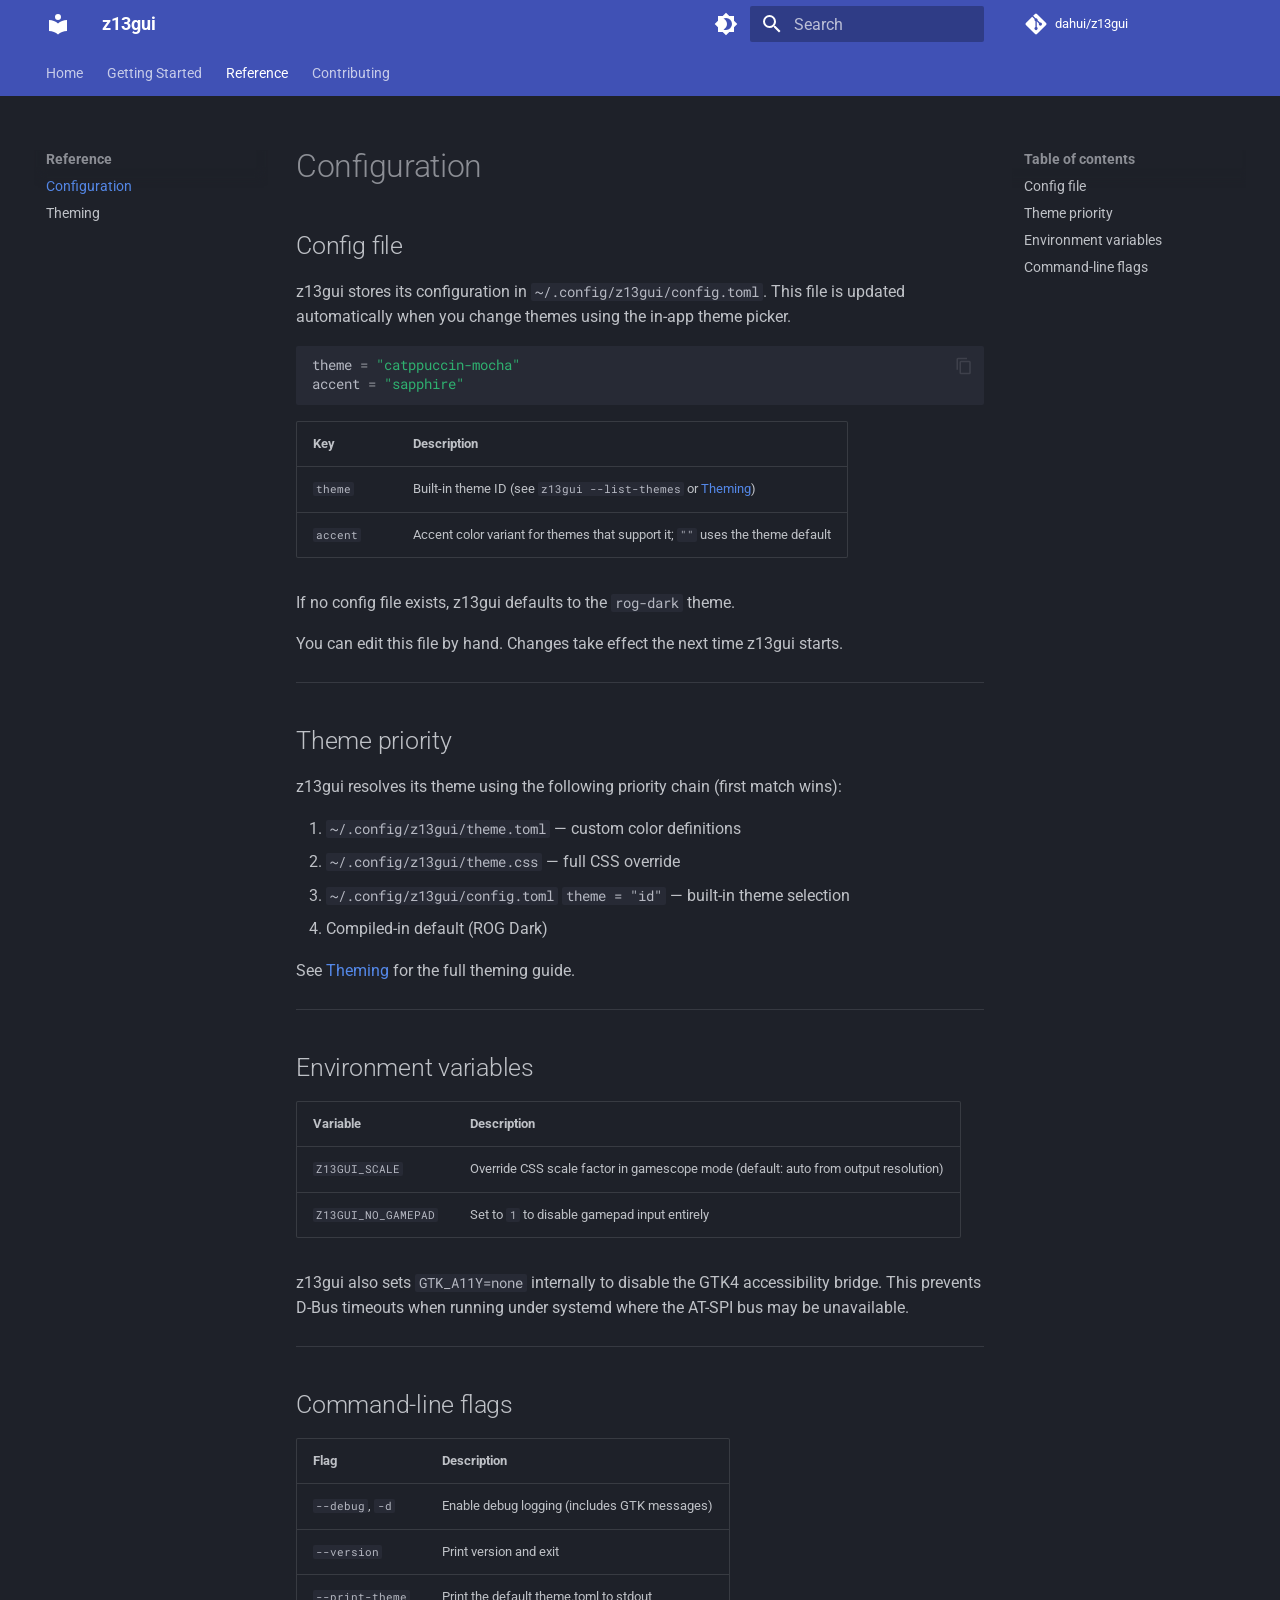
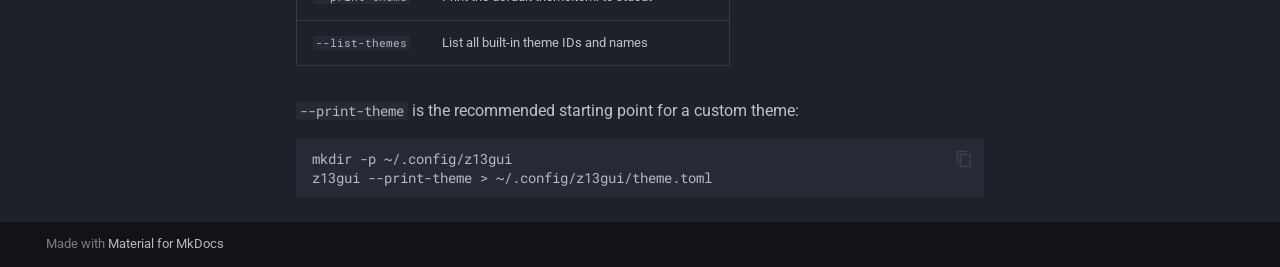
<file: configuration/index.html>
<!doctype html>
<html lang="en" class="no-js">
  <head>
    
      <meta charset="utf-8">
      <meta name="viewport" content="width=device-width,initial-scale=1">
      
        <meta name="description" content="GTK4 overlay drawer for z13ctl on Wayland.">
      
      
      
        <link rel="canonical" href="https://dahui.github.io/z13gui/configuration/">
      
      
        <link rel="prev" href="../getting-started/">
      
      
        <link rel="next" href="../theming/">
      
      
      <link rel="icon" href="../assets/images/favicon.png">
      <meta name="generator" content="mkdocs-1.6.1, mkdocs-material-9.6.3">
    
    
      
        <title>Configuration - z13gui</title>
      
    
    
      <link rel="stylesheet" href="../assets/stylesheets/main.d7758b05.min.css">
      
        
        <link rel="stylesheet" href="../assets/stylesheets/palette.06af60db.min.css">
      
      


    
    
      
    
    
      
        
        
        <link rel="preconnect" href="https://fonts.gstatic.com" crossorigin>
        <link rel="stylesheet" href="https://fonts.googleapis.com/css?family=Roboto:300,300i,400,400i,700,700i%7CRoboto+Mono:400,400i,700,700i&display=fallback">
        <style>:root{--md-text-font:"Roboto";--md-code-font:"Roboto Mono"}</style>
      
    
    
    <script>__md_scope=new URL("..",location),__md_hash=e=>[...e].reduce(((e,_)=>(e<<5)-e+_.charCodeAt(0)),0),__md_get=(e,_=localStorage,t=__md_scope)=>JSON.parse(_.getItem(t.pathname+"."+e)),__md_set=(e,_,t=localStorage,a=__md_scope)=>{try{t.setItem(a.pathname+"."+e,JSON.stringify(_))}catch(e){}}</script>
    
      

    
    
    
  </head>
  
  
    
    
      
    
    
    
    
    <body dir="ltr" data-md-color-scheme="slate" data-md-color-primary="indigo" data-md-color-accent="blue">
  
    
    <input class="md-toggle" data-md-toggle="drawer" type="checkbox" id="__drawer" autocomplete="off">
    <input class="md-toggle" data-md-toggle="search" type="checkbox" id="__search" autocomplete="off">
    <label class="md-overlay" for="__drawer"></label>
    <div data-md-component="skip">
      
        
        <a href="#configuration" class="md-skip">
          Skip to content
        </a>
      
    </div>
    <div data-md-component="announce">
      
    </div>
    
    
      

<header class="md-header" data-md-component="header">
  <nav class="md-header__inner md-grid" aria-label="Header">
    <a href=".." title="z13gui" class="md-header__button md-logo" aria-label="z13gui" data-md-component="logo">
      
  
  <svg xmlns="http://www.w3.org/2000/svg" viewBox="0 0 24 24"><path d="M12 8a3 3 0 0 0 3-3 3 3 0 0 0-3-3 3 3 0 0 0-3 3 3 3 0 0 0 3 3m0 3.54C9.64 9.35 6.5 8 3 8v11c3.5 0 6.64 1.35 9 3.54 2.36-2.19 5.5-3.54 9-3.54V8c-3.5 0-6.64 1.35-9 3.54"/></svg>

    </a>
    <label class="md-header__button md-icon" for="__drawer">
      
      <svg xmlns="http://www.w3.org/2000/svg" viewBox="0 0 24 24"><path d="M3 6h18v2H3zm0 5h18v2H3zm0 5h18v2H3z"/></svg>
    </label>
    <div class="md-header__title" data-md-component="header-title">
      <div class="md-header__ellipsis">
        <div class="md-header__topic">
          <span class="md-ellipsis">
            z13gui
          </span>
        </div>
        <div class="md-header__topic" data-md-component="header-topic">
          <span class="md-ellipsis">
            
              Configuration
            
          </span>
        </div>
      </div>
    </div>
    
      
        <form class="md-header__option" data-md-component="palette">
  
    
    
    
    <input class="md-option" data-md-color-media="" data-md-color-scheme="slate" data-md-color-primary="indigo" data-md-color-accent="blue"  aria-label="Switch to light mode"  type="radio" name="__palette" id="__palette_0">
    
      <label class="md-header__button md-icon" title="Switch to light mode" for="__palette_1" hidden>
        <svg xmlns="http://www.w3.org/2000/svg" viewBox="0 0 24 24"><path d="M12 18c-.89 0-1.74-.2-2.5-.55C11.56 16.5 13 14.42 13 12s-1.44-4.5-3.5-5.45C10.26 6.2 11.11 6 12 6a6 6 0 0 1 6 6 6 6 0 0 1-6 6m8-9.31V4h-4.69L12 .69 8.69 4H4v4.69L.69 12 4 15.31V20h4.69L12 23.31 15.31 20H20v-4.69L23.31 12z"/></svg>
      </label>
    
  
    
    
    
    <input class="md-option" data-md-color-media="" data-md-color-scheme="default" data-md-color-primary="indigo" data-md-color-accent="blue"  aria-label="Switch to dark mode"  type="radio" name="__palette" id="__palette_1">
    
      <label class="md-header__button md-icon" title="Switch to dark mode" for="__palette_0" hidden>
        <svg xmlns="http://www.w3.org/2000/svg" viewBox="0 0 24 24"><path d="M12 8a4 4 0 0 0-4 4 4 4 0 0 0 4 4 4 4 0 0 0 4-4 4 4 0 0 0-4-4m0 10a6 6 0 0 1-6-6 6 6 0 0 1 6-6 6 6 0 0 1 6 6 6 6 0 0 1-6 6m8-9.31V4h-4.69L12 .69 8.69 4H4v4.69L.69 12 4 15.31V20h4.69L12 23.31 15.31 20H20v-4.69L23.31 12z"/></svg>
      </label>
    
  
</form>
      
    
    
      <script>var palette=__md_get("__palette");if(palette&&palette.color){if("(prefers-color-scheme)"===palette.color.media){var media=matchMedia("(prefers-color-scheme: light)"),input=document.querySelector(media.matches?"[data-md-color-media='(prefers-color-scheme: light)']":"[data-md-color-media='(prefers-color-scheme: dark)']");palette.color.media=input.getAttribute("data-md-color-media"),palette.color.scheme=input.getAttribute("data-md-color-scheme"),palette.color.primary=input.getAttribute("data-md-color-primary"),palette.color.accent=input.getAttribute("data-md-color-accent")}for(var[key,value]of Object.entries(palette.color))document.body.setAttribute("data-md-color-"+key,value)}</script>
    
    
    
      <label class="md-header__button md-icon" for="__search">
        
        <svg xmlns="http://www.w3.org/2000/svg" viewBox="0 0 24 24"><path d="M9.5 3A6.5 6.5 0 0 1 16 9.5c0 1.61-.59 3.09-1.56 4.23l.27.27h.79l5 5-1.5 1.5-5-5v-.79l-.27-.27A6.52 6.52 0 0 1 9.5 16 6.5 6.5 0 0 1 3 9.5 6.5 6.5 0 0 1 9.5 3m0 2C7 5 5 7 5 9.5S7 14 9.5 14 14 12 14 9.5 12 5 9.5 5"/></svg>
      </label>
      <div class="md-search" data-md-component="search" role="dialog">
  <label class="md-search__overlay" for="__search"></label>
  <div class="md-search__inner" role="search">
    <form class="md-search__form" name="search">
      <input type="text" class="md-search__input" name="query" aria-label="Search" placeholder="Search" autocapitalize="off" autocorrect="off" autocomplete="off" spellcheck="false" data-md-component="search-query" required>
      <label class="md-search__icon md-icon" for="__search">
        
        <svg xmlns="http://www.w3.org/2000/svg" viewBox="0 0 24 24"><path d="M9.5 3A6.5 6.5 0 0 1 16 9.5c0 1.61-.59 3.09-1.56 4.23l.27.27h.79l5 5-1.5 1.5-5-5v-.79l-.27-.27A6.52 6.52 0 0 1 9.5 16 6.5 6.5 0 0 1 3 9.5 6.5 6.5 0 0 1 9.5 3m0 2C7 5 5 7 5 9.5S7 14 9.5 14 14 12 14 9.5 12 5 9.5 5"/></svg>
        
        <svg xmlns="http://www.w3.org/2000/svg" viewBox="0 0 24 24"><path d="M20 11v2H8l5.5 5.5-1.42 1.42L4.16 12l7.92-7.92L13.5 5.5 8 11z"/></svg>
      </label>
      <nav class="md-search__options" aria-label="Search">
        
        <button type="reset" class="md-search__icon md-icon" title="Clear" aria-label="Clear" tabindex="-1">
          
          <svg xmlns="http://www.w3.org/2000/svg" viewBox="0 0 24 24"><path d="M19 6.41 17.59 5 12 10.59 6.41 5 5 6.41 10.59 12 5 17.59 6.41 19 12 13.41 17.59 19 19 17.59 13.41 12z"/></svg>
        </button>
      </nav>
      
        <div class="md-search__suggest" data-md-component="search-suggest"></div>
      
    </form>
    <div class="md-search__output">
      <div class="md-search__scrollwrap" tabindex="0" data-md-scrollfix>
        <div class="md-search-result" data-md-component="search-result">
          <div class="md-search-result__meta">
            Initializing search
          </div>
          <ol class="md-search-result__list" role="presentation"></ol>
        </div>
      </div>
    </div>
  </div>
</div>
    
    
      <div class="md-header__source">
        <a href="https://github.com/dahui/z13gui" title="Go to repository" class="md-source" data-md-component="source">
  <div class="md-source__icon md-icon">
    
    <svg xmlns="http://www.w3.org/2000/svg" viewBox="0 0 448 512"><!--! Font Awesome Free 6.7.2 by @fontawesome - https://fontawesome.com License - https://fontawesome.com/license/free (Icons: CC BY 4.0, Fonts: SIL OFL 1.1, Code: MIT License) Copyright 2024 Fonticons, Inc.--><path d="M439.55 236.05 244 40.45a28.87 28.87 0 0 0-40.81 0l-40.66 40.63 51.52 51.52c27.06-9.14 52.68 16.77 43.39 43.68l49.66 49.66c34.23-11.8 61.18 31 35.47 56.69-26.49 26.49-70.21-2.87-56-37.34L240.22 199v121.85c25.3 12.54 22.26 41.85 9.08 55a34.34 34.34 0 0 1-48.55 0c-17.57-17.6-11.07-46.91 11.25-56v-123c-20.8-8.51-24.6-30.74-18.64-45L142.57 101 8.45 235.14a28.86 28.86 0 0 0 0 40.81l195.61 195.6a28.86 28.86 0 0 0 40.8 0l194.69-194.69a28.86 28.86 0 0 0 0-40.81"/></svg>
  </div>
  <div class="md-source__repository">
    dahui/z13gui
  </div>
</a>
      </div>
    
  </nav>
  
</header>
    
    <div class="md-container" data-md-component="container">
      
      
        
          
            
<nav class="md-tabs" aria-label="Tabs" data-md-component="tabs">
  <div class="md-grid">
    <ul class="md-tabs__list">
      
        
  
  
  
    <li class="md-tabs__item">
      <a href=".." class="md-tabs__link">
        
  
    
  
  Home

      </a>
    </li>
  

      
        
  
  
  
    
    
      <li class="md-tabs__item">
        <a href="../installation/" class="md-tabs__link">
          
  
  Getting Started

        </a>
      </li>
    
  

      
        
  
  
    
  
  
    
    
      <li class="md-tabs__item md-tabs__item--active">
        <a href="./" class="md-tabs__link">
          
  
  Reference

        </a>
      </li>
    
  

      
        
  
  
  
    <li class="md-tabs__item">
      <a href="../contributing/" class="md-tabs__link">
        
  
    
  
  Contributing

      </a>
    </li>
  

      
    </ul>
  </div>
</nav>
          
        
      
      <main class="md-main" data-md-component="main">
        <div class="md-main__inner md-grid">
          
            
              
              <div class="md-sidebar md-sidebar--primary" data-md-component="sidebar" data-md-type="navigation" >
                <div class="md-sidebar__scrollwrap">
                  <div class="md-sidebar__inner">
                    


  


<nav class="md-nav md-nav--primary md-nav--lifted" aria-label="Navigation" data-md-level="0">
  <label class="md-nav__title" for="__drawer">
    <a href=".." title="z13gui" class="md-nav__button md-logo" aria-label="z13gui" data-md-component="logo">
      
  
  <svg xmlns="http://www.w3.org/2000/svg" viewBox="0 0 24 24"><path d="M12 8a3 3 0 0 0 3-3 3 3 0 0 0-3-3 3 3 0 0 0-3 3 3 3 0 0 0 3 3m0 3.54C9.64 9.35 6.5 8 3 8v11c3.5 0 6.64 1.35 9 3.54 2.36-2.19 5.5-3.54 9-3.54V8c-3.5 0-6.64 1.35-9 3.54"/></svg>

    </a>
    z13gui
  </label>
  
    <div class="md-nav__source">
      <a href="https://github.com/dahui/z13gui" title="Go to repository" class="md-source" data-md-component="source">
  <div class="md-source__icon md-icon">
    
    <svg xmlns="http://www.w3.org/2000/svg" viewBox="0 0 448 512"><!--! Font Awesome Free 6.7.2 by @fontawesome - https://fontawesome.com License - https://fontawesome.com/license/free (Icons: CC BY 4.0, Fonts: SIL OFL 1.1, Code: MIT License) Copyright 2024 Fonticons, Inc.--><path d="M439.55 236.05 244 40.45a28.87 28.87 0 0 0-40.81 0l-40.66 40.63 51.52 51.52c27.06-9.14 52.68 16.77 43.39 43.68l49.66 49.66c34.23-11.8 61.18 31 35.47 56.69-26.49 26.49-70.21-2.87-56-37.34L240.22 199v121.85c25.3 12.54 22.26 41.85 9.08 55a34.34 34.34 0 0 1-48.55 0c-17.57-17.6-11.07-46.91 11.25-56v-123c-20.8-8.51-24.6-30.74-18.64-45L142.57 101 8.45 235.14a28.86 28.86 0 0 0 0 40.81l195.61 195.6a28.86 28.86 0 0 0 40.8 0l194.69-194.69a28.86 28.86 0 0 0 0-40.81"/></svg>
  </div>
  <div class="md-source__repository">
    dahui/z13gui
  </div>
</a>
    </div>
  
  <ul class="md-nav__list" data-md-scrollfix>
    
      
      
  
  
  
  
    <li class="md-nav__item">
      <a href=".." class="md-nav__link">
        
  
  <span class="md-ellipsis">
    Home
    
  </span>
  

      </a>
    </li>
  

    
      
      
  
  
  
  
    
    
    
      
      
        
      
    
    
    <li class="md-nav__item md-nav__item--nested">
      
        
        
        <input class="md-nav__toggle md-toggle " type="checkbox" id="__nav_2" >
        
          
          <label class="md-nav__link" for="__nav_2" id="__nav_2_label" tabindex="0">
            
  
  <span class="md-ellipsis">
    Getting Started
    
  </span>
  

            <span class="md-nav__icon md-icon"></span>
          </label>
        
        <nav class="md-nav" data-md-level="1" aria-labelledby="__nav_2_label" aria-expanded="false">
          <label class="md-nav__title" for="__nav_2">
            <span class="md-nav__icon md-icon"></span>
            Getting Started
          </label>
          <ul class="md-nav__list" data-md-scrollfix>
            
              
                
  
  
  
  
    <li class="md-nav__item">
      <a href="../installation/" class="md-nav__link">
        
  
  <span class="md-ellipsis">
    Installation
    
  </span>
  

      </a>
    </li>
  

              
            
              
                
  
  
  
  
    <li class="md-nav__item">
      <a href="../getting-started/" class="md-nav__link">
        
  
  <span class="md-ellipsis">
    Quick Start
    
  </span>
  

      </a>
    </li>
  

              
            
          </ul>
        </nav>
      
    </li>
  

    
      
      
  
  
    
  
  
  
    
    
    
      
        
        
      
      
        
      
    
    
    <li class="md-nav__item md-nav__item--active md-nav__item--section md-nav__item--nested">
      
        
        
        <input class="md-nav__toggle md-toggle " type="checkbox" id="__nav_3" checked>
        
          
          <label class="md-nav__link" for="__nav_3" id="__nav_3_label" tabindex="">
            
  
  <span class="md-ellipsis">
    Reference
    
  </span>
  

            <span class="md-nav__icon md-icon"></span>
          </label>
        
        <nav class="md-nav" data-md-level="1" aria-labelledby="__nav_3_label" aria-expanded="true">
          <label class="md-nav__title" for="__nav_3">
            <span class="md-nav__icon md-icon"></span>
            Reference
          </label>
          <ul class="md-nav__list" data-md-scrollfix>
            
              
                
  
  
    
  
  
  
    <li class="md-nav__item md-nav__item--active">
      
      <input class="md-nav__toggle md-toggle" type="checkbox" id="__toc">
      
      
        
      
      
        <label class="md-nav__link md-nav__link--active" for="__toc">
          
  
  <span class="md-ellipsis">
    Configuration
    
  </span>
  

          <span class="md-nav__icon md-icon"></span>
        </label>
      
      <a href="./" class="md-nav__link md-nav__link--active">
        
  
  <span class="md-ellipsis">
    Configuration
    
  </span>
  

      </a>
      
        

<nav class="md-nav md-nav--secondary" aria-label="Table of contents">
  
  
  
    
  
  
    <label class="md-nav__title" for="__toc">
      <span class="md-nav__icon md-icon"></span>
      Table of contents
    </label>
    <ul class="md-nav__list" data-md-component="toc" data-md-scrollfix>
      
        <li class="md-nav__item">
  <a href="#config-file" class="md-nav__link">
    <span class="md-ellipsis">
      Config file
    </span>
  </a>
  
</li>
      
        <li class="md-nav__item">
  <a href="#theme-priority" class="md-nav__link">
    <span class="md-ellipsis">
      Theme priority
    </span>
  </a>
  
</li>
      
        <li class="md-nav__item">
  <a href="#environment-variables" class="md-nav__link">
    <span class="md-ellipsis">
      Environment variables
    </span>
  </a>
  
</li>
      
        <li class="md-nav__item">
  <a href="#command-line-flags" class="md-nav__link">
    <span class="md-ellipsis">
      Command-line flags
    </span>
  </a>
  
</li>
      
    </ul>
  
</nav>
      
    </li>
  

              
            
              
                
  
  
  
  
    <li class="md-nav__item">
      <a href="../theming/" class="md-nav__link">
        
  
  <span class="md-ellipsis">
    Theming
    
  </span>
  

      </a>
    </li>
  

              
            
          </ul>
        </nav>
      
    </li>
  

    
      
      
  
  
  
  
    <li class="md-nav__item">
      <a href="../contributing/" class="md-nav__link">
        
  
  <span class="md-ellipsis">
    Contributing
    
  </span>
  

      </a>
    </li>
  

    
  </ul>
</nav>
                  </div>
                </div>
              </div>
            
            
              
              <div class="md-sidebar md-sidebar--secondary" data-md-component="sidebar" data-md-type="toc" >
                <div class="md-sidebar__scrollwrap">
                  <div class="md-sidebar__inner">
                    

<nav class="md-nav md-nav--secondary" aria-label="Table of contents">
  
  
  
    
  
  
    <label class="md-nav__title" for="__toc">
      <span class="md-nav__icon md-icon"></span>
      Table of contents
    </label>
    <ul class="md-nav__list" data-md-component="toc" data-md-scrollfix>
      
        <li class="md-nav__item">
  <a href="#config-file" class="md-nav__link">
    <span class="md-ellipsis">
      Config file
    </span>
  </a>
  
</li>
      
        <li class="md-nav__item">
  <a href="#theme-priority" class="md-nav__link">
    <span class="md-ellipsis">
      Theme priority
    </span>
  </a>
  
</li>
      
        <li class="md-nav__item">
  <a href="#environment-variables" class="md-nav__link">
    <span class="md-ellipsis">
      Environment variables
    </span>
  </a>
  
</li>
      
        <li class="md-nav__item">
  <a href="#command-line-flags" class="md-nav__link">
    <span class="md-ellipsis">
      Command-line flags
    </span>
  </a>
  
</li>
      
    </ul>
  
</nav>
                  </div>
                </div>
              </div>
            
          
          
            <div class="md-content" data-md-component="content">
              <article class="md-content__inner md-typeset">
                
                  


  
  


<h1 id="configuration">Configuration</h1>
<h2 id="config-file">Config file</h2>
<p>z13gui stores its configuration in <code>~/.config/z13gui/config.toml</code>. This file
is updated automatically when you change themes using the in-app theme picker.</p>
<div class="highlight"><pre><span></span><code><a id="__codelineno-0-1" name="__codelineno-0-1" href="#__codelineno-0-1"></a><span class="n">theme</span><span class="w"> </span><span class="o">=</span><span class="w"> </span><span class="s2">"catppuccin-mocha"</span>
<a id="__codelineno-0-2" name="__codelineno-0-2" href="#__codelineno-0-2"></a><span class="n">accent</span><span class="w"> </span><span class="o">=</span><span class="w"> </span><span class="s2">"sapphire"</span>
</code></pre></div>
<table>
<thead>
<tr>
<th>Key</th>
<th>Description</th>
</tr>
</thead>
<tbody>
<tr>
<td><code>theme</code></td>
<td>Built-in theme ID (see <code>z13gui --list-themes</code> or <a href="../theming/">Theming</a>)</td>
</tr>
<tr>
<td><code>accent</code></td>
<td>Accent color variant for themes that support it; <code>""</code> uses the theme default</td>
</tr>
</tbody>
</table>
<p>If no config file exists, z13gui defaults to the <code>rog-dark</code> theme.</p>
<p>You can edit this file by hand. Changes take effect the next time z13gui starts.</p>
<hr />
<h2 id="theme-priority">Theme priority</h2>
<p>z13gui resolves its theme using the following priority chain (first match wins):</p>
<ol>
<li><code>~/.config/z13gui/theme.toml</code> — custom color definitions</li>
<li><code>~/.config/z13gui/theme.css</code> — full CSS override</li>
<li><code>~/.config/z13gui/config.toml</code> <code>theme = "id"</code> — built-in theme selection</li>
<li>Compiled-in default (ROG Dark)</li>
</ol>
<p>See <a href="../theming/">Theming</a> for the full theming guide.</p>
<hr />
<h2 id="environment-variables">Environment variables</h2>
<table>
<thead>
<tr>
<th>Variable</th>
<th>Description</th>
</tr>
</thead>
<tbody>
<tr>
<td><code>Z13GUI_SCALE</code></td>
<td>Override CSS scale factor in gamescope mode (default: auto from output resolution)</td>
</tr>
<tr>
<td><code>Z13GUI_NO_GAMEPAD</code></td>
<td>Set to <code>1</code> to disable gamepad input entirely</td>
</tr>
</tbody>
</table>
<p>z13gui also sets <code>GTK_A11Y=none</code> internally to disable the GTK4 accessibility
bridge. This prevents D-Bus timeouts when running under systemd where the
AT-SPI bus may be unavailable.</p>
<hr />
<h2 id="command-line-flags">Command-line flags</h2>
<table>
<thead>
<tr>
<th>Flag</th>
<th>Description</th>
</tr>
</thead>
<tbody>
<tr>
<td><code>--debug</code>, <code>-d</code></td>
<td>Enable debug logging (includes GTK messages)</td>
</tr>
<tr>
<td><code>--version</code></td>
<td>Print version and exit</td>
</tr>
<tr>
<td><code>--print-theme</code></td>
<td>Print the default theme.toml to stdout</td>
</tr>
<tr>
<td><code>--list-themes</code></td>
<td>List all built-in theme IDs and names</td>
</tr>
</tbody>
</table>
<p><code>--print-theme</code> is the recommended starting point for a custom theme:</p>
<div class="highlight"><pre><span></span><code><a id="__codelineno-1-1" name="__codelineno-1-1" href="#__codelineno-1-1"></a>mkdir<span class="w"> </span>-p<span class="w"> </span>~/.config/z13gui
<a id="__codelineno-1-2" name="__codelineno-1-2" href="#__codelineno-1-2"></a>z13gui<span class="w"> </span>--print-theme<span class="w"> </span>&gt;<span class="w"> </span>~/.config/z13gui/theme.toml
</code></pre></div>












                
              </article>
            </div>
          
          
  <script>var tabs=__md_get("__tabs");if(Array.isArray(tabs))e:for(var set of document.querySelectorAll(".tabbed-set")){var labels=set.querySelector(".tabbed-labels");for(var tab of tabs)for(var label of labels.getElementsByTagName("label"))if(label.innerText.trim()===tab){var input=document.getElementById(label.htmlFor);input.checked=!0;continue e}}</script>

<script>var target=document.getElementById(location.hash.slice(1));target&&target.name&&(target.checked=target.name.startsWith("__tabbed_"))</script>
        </div>
        
          <button type="button" class="md-top md-icon" data-md-component="top" hidden>
  
  <svg xmlns="http://www.w3.org/2000/svg" viewBox="0 0 24 24"><path d="M13 20h-2V8l-5.5 5.5-1.42-1.42L12 4.16l7.92 7.92-1.42 1.42L13 8z"/></svg>
  Back to top
</button>
        
      </main>
      
        <footer class="md-footer">
  
  <div class="md-footer-meta md-typeset">
    <div class="md-footer-meta__inner md-grid">
      <div class="md-copyright">
  
  
    Made with
    <a href="https://squidfunk.github.io/mkdocs-material/" target="_blank" rel="noopener">
      Material for MkDocs
    </a>
  
</div>
      
    </div>
  </div>
</footer>
      
    </div>
    <div class="md-dialog" data-md-component="dialog">
      <div class="md-dialog__inner md-typeset"></div>
    </div>
    
    
    <script id="__config" type="application/json">{"base": "..", "features": ["navigation.tabs", "navigation.sections", "navigation.top", "search.suggest", "search.highlight", "content.tabs.link", "content.code.copy"], "search": "../assets/javascripts/workers/search.f8cc74c7.min.js", "translations": {"clipboard.copied": "Copied to clipboard", "clipboard.copy": "Copy to clipboard", "search.result.more.one": "1 more on this page", "search.result.more.other": "# more on this page", "search.result.none": "No matching documents", "search.result.one": "1 matching document", "search.result.other": "# matching documents", "search.result.placeholder": "Type to start searching", "search.result.term.missing": "Missing", "select.version": "Select version"}}</script>
    
    
      <script src="../assets/javascripts/bundle.f1b6f286.min.js"></script>
      
    
  </body>
</html>
</file>
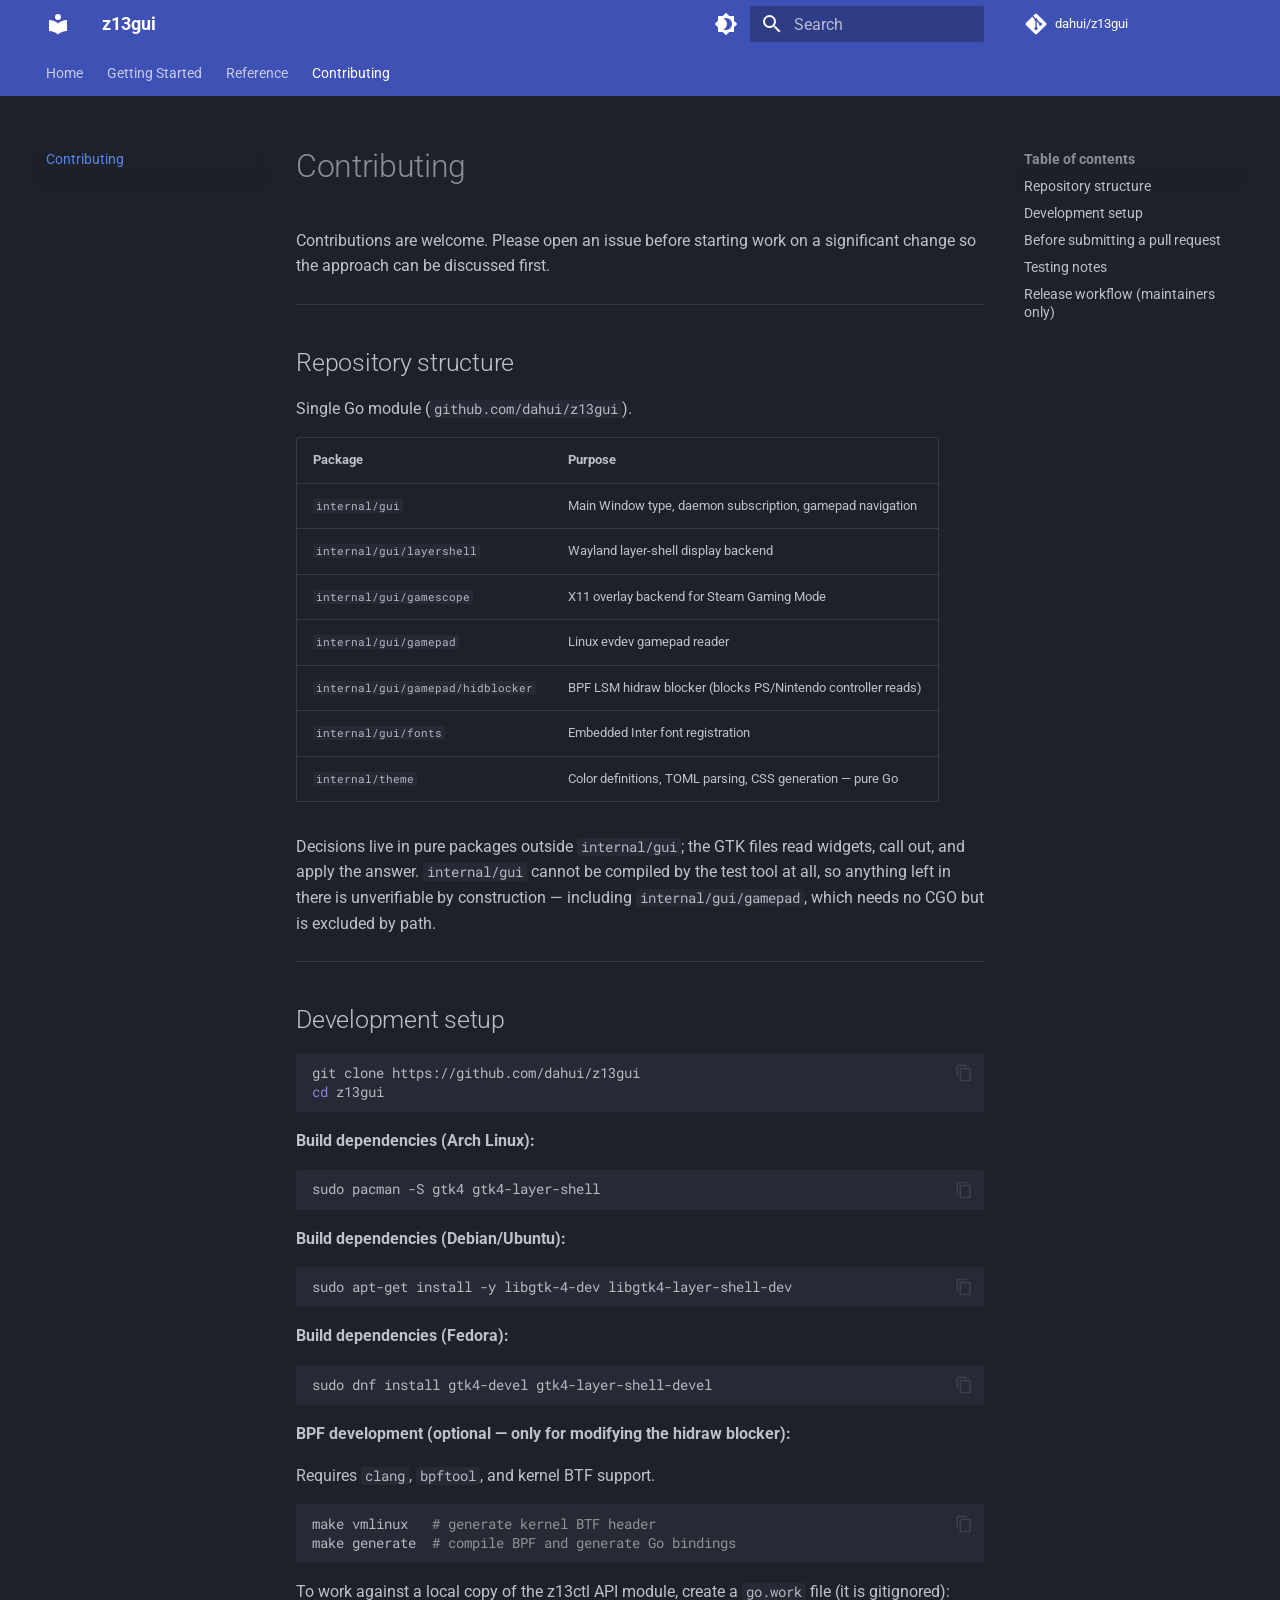
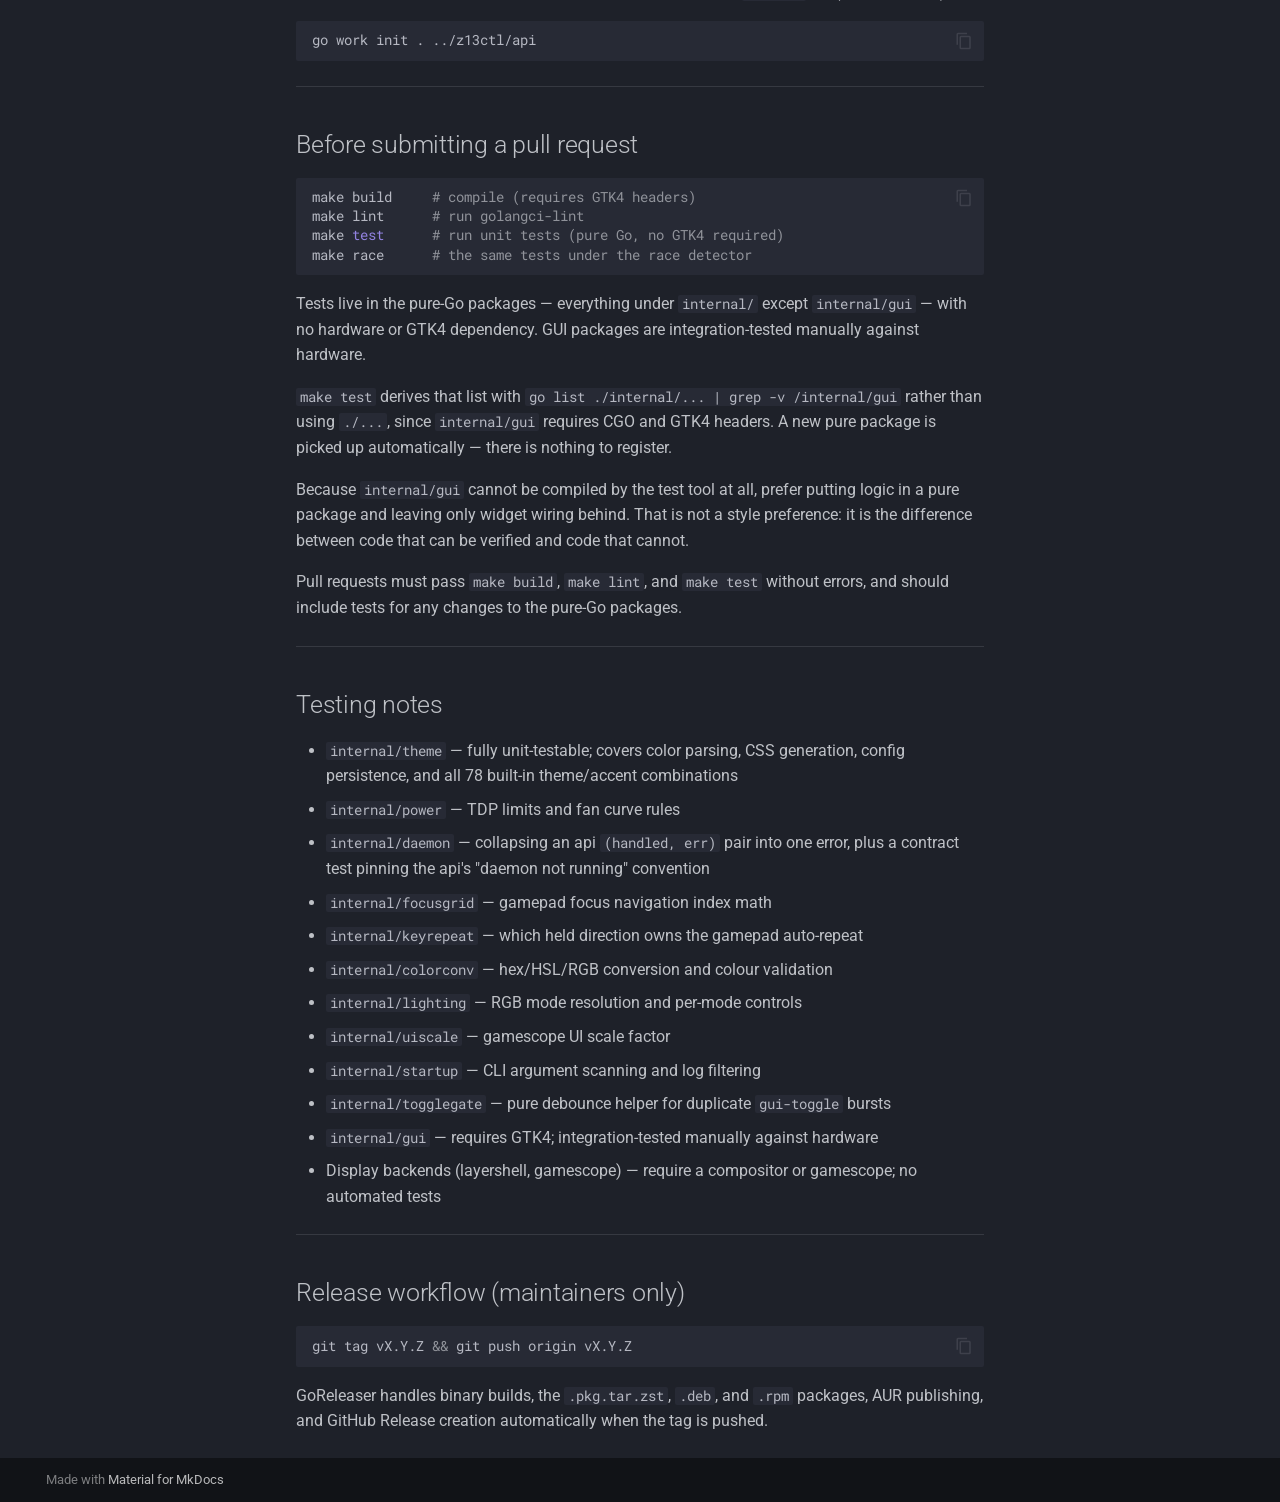
<file: contributing/index.html>
<!doctype html>
<html lang="en" class="no-js">
  <head>
    
      <meta charset="utf-8">
      <meta name="viewport" content="width=device-width,initial-scale=1">
      
        <meta name="description" content="GTK4 overlay drawer for z13ctl on Wayland.">
      
      
      
        <link rel="canonical" href="https://dahui.github.io/z13gui/contributing/">
      
      
        <link rel="prev" href="../theming/">
      
      
      
      <link rel="icon" href="../assets/images/favicon.png">
      <meta name="generator" content="mkdocs-1.6.1, mkdocs-material-9.6.3">
    
    
      
        <title>Contributing - z13gui</title>
      
    
    
      <link rel="stylesheet" href="../assets/stylesheets/main.d7758b05.min.css">
      
        
        <link rel="stylesheet" href="../assets/stylesheets/palette.06af60db.min.css">
      
      


    
    
      
    
    
      
        
        
        <link rel="preconnect" href="https://fonts.gstatic.com" crossorigin>
        <link rel="stylesheet" href="https://fonts.googleapis.com/css?family=Roboto:300,300i,400,400i,700,700i%7CRoboto+Mono:400,400i,700,700i&display=fallback">
        <style>:root{--md-text-font:"Roboto";--md-code-font:"Roboto Mono"}</style>
      
    
    
    <script>__md_scope=new URL("..",location),__md_hash=e=>[...e].reduce(((e,_)=>(e<<5)-e+_.charCodeAt(0)),0),__md_get=(e,_=localStorage,t=__md_scope)=>JSON.parse(_.getItem(t.pathname+"."+e)),__md_set=(e,_,t=localStorage,a=__md_scope)=>{try{t.setItem(a.pathname+"."+e,JSON.stringify(_))}catch(e){}}</script>
    
      

    
    
    
  </head>
  
  
    
    
      
    
    
    
    
    <body dir="ltr" data-md-color-scheme="slate" data-md-color-primary="indigo" data-md-color-accent="blue">
  
    
    <input class="md-toggle" data-md-toggle="drawer" type="checkbox" id="__drawer" autocomplete="off">
    <input class="md-toggle" data-md-toggle="search" type="checkbox" id="__search" autocomplete="off">
    <label class="md-overlay" for="__drawer"></label>
    <div data-md-component="skip">
      
        
        <a href="#contributing" class="md-skip">
          Skip to content
        </a>
      
    </div>
    <div data-md-component="announce">
      
    </div>
    
    
      

<header class="md-header" data-md-component="header">
  <nav class="md-header__inner md-grid" aria-label="Header">
    <a href=".." title="z13gui" class="md-header__button md-logo" aria-label="z13gui" data-md-component="logo">
      
  
  <svg xmlns="http://www.w3.org/2000/svg" viewBox="0 0 24 24"><path d="M12 8a3 3 0 0 0 3-3 3 3 0 0 0-3-3 3 3 0 0 0-3 3 3 3 0 0 0 3 3m0 3.54C9.64 9.35 6.5 8 3 8v11c3.5 0 6.64 1.35 9 3.54 2.36-2.19 5.5-3.54 9-3.54V8c-3.5 0-6.64 1.35-9 3.54"/></svg>

    </a>
    <label class="md-header__button md-icon" for="__drawer">
      
      <svg xmlns="http://www.w3.org/2000/svg" viewBox="0 0 24 24"><path d="M3 6h18v2H3zm0 5h18v2H3zm0 5h18v2H3z"/></svg>
    </label>
    <div class="md-header__title" data-md-component="header-title">
      <div class="md-header__ellipsis">
        <div class="md-header__topic">
          <span class="md-ellipsis">
            z13gui
          </span>
        </div>
        <div class="md-header__topic" data-md-component="header-topic">
          <span class="md-ellipsis">
            
              Contributing
            
          </span>
        </div>
      </div>
    </div>
    
      
        <form class="md-header__option" data-md-component="palette">
  
    
    
    
    <input class="md-option" data-md-color-media="" data-md-color-scheme="slate" data-md-color-primary="indigo" data-md-color-accent="blue"  aria-label="Switch to light mode"  type="radio" name="__palette" id="__palette_0">
    
      <label class="md-header__button md-icon" title="Switch to light mode" for="__palette_1" hidden>
        <svg xmlns="http://www.w3.org/2000/svg" viewBox="0 0 24 24"><path d="M12 18c-.89 0-1.74-.2-2.5-.55C11.56 16.5 13 14.42 13 12s-1.44-4.5-3.5-5.45C10.26 6.2 11.11 6 12 6a6 6 0 0 1 6 6 6 6 0 0 1-6 6m8-9.31V4h-4.69L12 .69 8.69 4H4v4.69L.69 12 4 15.31V20h4.69L12 23.31 15.31 20H20v-4.69L23.31 12z"/></svg>
      </label>
    
  
    
    
    
    <input class="md-option" data-md-color-media="" data-md-color-scheme="default" data-md-color-primary="indigo" data-md-color-accent="blue"  aria-label="Switch to dark mode"  type="radio" name="__palette" id="__palette_1">
    
      <label class="md-header__button md-icon" title="Switch to dark mode" for="__palette_0" hidden>
        <svg xmlns="http://www.w3.org/2000/svg" viewBox="0 0 24 24"><path d="M12 8a4 4 0 0 0-4 4 4 4 0 0 0 4 4 4 4 0 0 0 4-4 4 4 0 0 0-4-4m0 10a6 6 0 0 1-6-6 6 6 0 0 1 6-6 6 6 0 0 1 6 6 6 6 0 0 1-6 6m8-9.31V4h-4.69L12 .69 8.69 4H4v4.69L.69 12 4 15.31V20h4.69L12 23.31 15.31 20H20v-4.69L23.31 12z"/></svg>
      </label>
    
  
</form>
      
    
    
      <script>var palette=__md_get("__palette");if(palette&&palette.color){if("(prefers-color-scheme)"===palette.color.media){var media=matchMedia("(prefers-color-scheme: light)"),input=document.querySelector(media.matches?"[data-md-color-media='(prefers-color-scheme: light)']":"[data-md-color-media='(prefers-color-scheme: dark)']");palette.color.media=input.getAttribute("data-md-color-media"),palette.color.scheme=input.getAttribute("data-md-color-scheme"),palette.color.primary=input.getAttribute("data-md-color-primary"),palette.color.accent=input.getAttribute("data-md-color-accent")}for(var[key,value]of Object.entries(palette.color))document.body.setAttribute("data-md-color-"+key,value)}</script>
    
    
    
      <label class="md-header__button md-icon" for="__search">
        
        <svg xmlns="http://www.w3.org/2000/svg" viewBox="0 0 24 24"><path d="M9.5 3A6.5 6.5 0 0 1 16 9.5c0 1.61-.59 3.09-1.56 4.23l.27.27h.79l5 5-1.5 1.5-5-5v-.79l-.27-.27A6.52 6.52 0 0 1 9.5 16 6.5 6.5 0 0 1 3 9.5 6.5 6.5 0 0 1 9.5 3m0 2C7 5 5 7 5 9.5S7 14 9.5 14 14 12 14 9.5 12 5 9.5 5"/></svg>
      </label>
      <div class="md-search" data-md-component="search" role="dialog">
  <label class="md-search__overlay" for="__search"></label>
  <div class="md-search__inner" role="search">
    <form class="md-search__form" name="search">
      <input type="text" class="md-search__input" name="query" aria-label="Search" placeholder="Search" autocapitalize="off" autocorrect="off" autocomplete="off" spellcheck="false" data-md-component="search-query" required>
      <label class="md-search__icon md-icon" for="__search">
        
        <svg xmlns="http://www.w3.org/2000/svg" viewBox="0 0 24 24"><path d="M9.5 3A6.5 6.5 0 0 1 16 9.5c0 1.61-.59 3.09-1.56 4.23l.27.27h.79l5 5-1.5 1.5-5-5v-.79l-.27-.27A6.52 6.52 0 0 1 9.5 16 6.5 6.5 0 0 1 3 9.5 6.5 6.5 0 0 1 9.5 3m0 2C7 5 5 7 5 9.5S7 14 9.5 14 14 12 14 9.5 12 5 9.5 5"/></svg>
        
        <svg xmlns="http://www.w3.org/2000/svg" viewBox="0 0 24 24"><path d="M20 11v2H8l5.5 5.5-1.42 1.42L4.16 12l7.92-7.92L13.5 5.5 8 11z"/></svg>
      </label>
      <nav class="md-search__options" aria-label="Search">
        
        <button type="reset" class="md-search__icon md-icon" title="Clear" aria-label="Clear" tabindex="-1">
          
          <svg xmlns="http://www.w3.org/2000/svg" viewBox="0 0 24 24"><path d="M19 6.41 17.59 5 12 10.59 6.41 5 5 6.41 10.59 12 5 17.59 6.41 19 12 13.41 17.59 19 19 17.59 13.41 12z"/></svg>
        </button>
      </nav>
      
        <div class="md-search__suggest" data-md-component="search-suggest"></div>
      
    </form>
    <div class="md-search__output">
      <div class="md-search__scrollwrap" tabindex="0" data-md-scrollfix>
        <div class="md-search-result" data-md-component="search-result">
          <div class="md-search-result__meta">
            Initializing search
          </div>
          <ol class="md-search-result__list" role="presentation"></ol>
        </div>
      </div>
    </div>
  </div>
</div>
    
    
      <div class="md-header__source">
        <a href="https://github.com/dahui/z13gui" title="Go to repository" class="md-source" data-md-component="source">
  <div class="md-source__icon md-icon">
    
    <svg xmlns="http://www.w3.org/2000/svg" viewBox="0 0 448 512"><!--! Font Awesome Free 6.7.2 by @fontawesome - https://fontawesome.com License - https://fontawesome.com/license/free (Icons: CC BY 4.0, Fonts: SIL OFL 1.1, Code: MIT License) Copyright 2024 Fonticons, Inc.--><path d="M439.55 236.05 244 40.45a28.87 28.87 0 0 0-40.81 0l-40.66 40.63 51.52 51.52c27.06-9.14 52.68 16.77 43.39 43.68l49.66 49.66c34.23-11.8 61.18 31 35.47 56.69-26.49 26.49-70.21-2.87-56-37.34L240.22 199v121.85c25.3 12.54 22.26 41.85 9.08 55a34.34 34.34 0 0 1-48.55 0c-17.57-17.6-11.07-46.91 11.25-56v-123c-20.8-8.51-24.6-30.74-18.64-45L142.57 101 8.45 235.14a28.86 28.86 0 0 0 0 40.81l195.61 195.6a28.86 28.86 0 0 0 40.8 0l194.69-194.69a28.86 28.86 0 0 0 0-40.81"/></svg>
  </div>
  <div class="md-source__repository">
    dahui/z13gui
  </div>
</a>
      </div>
    
  </nav>
  
</header>
    
    <div class="md-container" data-md-component="container">
      
      
        
          
            
<nav class="md-tabs" aria-label="Tabs" data-md-component="tabs">
  <div class="md-grid">
    <ul class="md-tabs__list">
      
        
  
  
  
    <li class="md-tabs__item">
      <a href=".." class="md-tabs__link">
        
  
    
  
  Home

      </a>
    </li>
  

      
        
  
  
  
    
    
      <li class="md-tabs__item">
        <a href="../installation/" class="md-tabs__link">
          
  
  Getting Started

        </a>
      </li>
    
  

      
        
  
  
  
    
    
      <li class="md-tabs__item">
        <a href="../configuration/" class="md-tabs__link">
          
  
  Reference

        </a>
      </li>
    
  

      
        
  
  
    
  
  
    <li class="md-tabs__item md-tabs__item--active">
      <a href="./" class="md-tabs__link">
        
  
    
  
  Contributing

      </a>
    </li>
  

      
    </ul>
  </div>
</nav>
          
        
      
      <main class="md-main" data-md-component="main">
        <div class="md-main__inner md-grid">
          
            
              
              <div class="md-sidebar md-sidebar--primary" data-md-component="sidebar" data-md-type="navigation" >
                <div class="md-sidebar__scrollwrap">
                  <div class="md-sidebar__inner">
                    


  


<nav class="md-nav md-nav--primary md-nav--lifted" aria-label="Navigation" data-md-level="0">
  <label class="md-nav__title" for="__drawer">
    <a href=".." title="z13gui" class="md-nav__button md-logo" aria-label="z13gui" data-md-component="logo">
      
  
  <svg xmlns="http://www.w3.org/2000/svg" viewBox="0 0 24 24"><path d="M12 8a3 3 0 0 0 3-3 3 3 0 0 0-3-3 3 3 0 0 0-3 3 3 3 0 0 0 3 3m0 3.54C9.64 9.35 6.5 8 3 8v11c3.5 0 6.64 1.35 9 3.54 2.36-2.19 5.5-3.54 9-3.54V8c-3.5 0-6.64 1.35-9 3.54"/></svg>

    </a>
    z13gui
  </label>
  
    <div class="md-nav__source">
      <a href="https://github.com/dahui/z13gui" title="Go to repository" class="md-source" data-md-component="source">
  <div class="md-source__icon md-icon">
    
    <svg xmlns="http://www.w3.org/2000/svg" viewBox="0 0 448 512"><!--! Font Awesome Free 6.7.2 by @fontawesome - https://fontawesome.com License - https://fontawesome.com/license/free (Icons: CC BY 4.0, Fonts: SIL OFL 1.1, Code: MIT License) Copyright 2024 Fonticons, Inc.--><path d="M439.55 236.05 244 40.45a28.87 28.87 0 0 0-40.81 0l-40.66 40.63 51.52 51.52c27.06-9.14 52.68 16.77 43.39 43.68l49.66 49.66c34.23-11.8 61.18 31 35.47 56.69-26.49 26.49-70.21-2.87-56-37.34L240.22 199v121.85c25.3 12.54 22.26 41.85 9.08 55a34.34 34.34 0 0 1-48.55 0c-17.57-17.6-11.07-46.91 11.25-56v-123c-20.8-8.51-24.6-30.74-18.64-45L142.57 101 8.45 235.14a28.86 28.86 0 0 0 0 40.81l195.61 195.6a28.86 28.86 0 0 0 40.8 0l194.69-194.69a28.86 28.86 0 0 0 0-40.81"/></svg>
  </div>
  <div class="md-source__repository">
    dahui/z13gui
  </div>
</a>
    </div>
  
  <ul class="md-nav__list" data-md-scrollfix>
    
      
      
  
  
  
  
    <li class="md-nav__item">
      <a href=".." class="md-nav__link">
        
  
  <span class="md-ellipsis">
    Home
    
  </span>
  

      </a>
    </li>
  

    
      
      
  
  
  
  
    
    
    
      
      
        
      
    
    
    <li class="md-nav__item md-nav__item--nested">
      
        
        
        <input class="md-nav__toggle md-toggle " type="checkbox" id="__nav_2" >
        
          
          <label class="md-nav__link" for="__nav_2" id="__nav_2_label" tabindex="0">
            
  
  <span class="md-ellipsis">
    Getting Started
    
  </span>
  

            <span class="md-nav__icon md-icon"></span>
          </label>
        
        <nav class="md-nav" data-md-level="1" aria-labelledby="__nav_2_label" aria-expanded="false">
          <label class="md-nav__title" for="__nav_2">
            <span class="md-nav__icon md-icon"></span>
            Getting Started
          </label>
          <ul class="md-nav__list" data-md-scrollfix>
            
              
                
  
  
  
  
    <li class="md-nav__item">
      <a href="../installation/" class="md-nav__link">
        
  
  <span class="md-ellipsis">
    Installation
    
  </span>
  

      </a>
    </li>
  

              
            
              
                
  
  
  
  
    <li class="md-nav__item">
      <a href="../getting-started/" class="md-nav__link">
        
  
  <span class="md-ellipsis">
    Quick Start
    
  </span>
  

      </a>
    </li>
  

              
            
          </ul>
        </nav>
      
    </li>
  

    
      
      
  
  
  
  
    
    
    
      
      
        
      
    
    
    <li class="md-nav__item md-nav__item--nested">
      
        
        
        <input class="md-nav__toggle md-toggle " type="checkbox" id="__nav_3" >
        
          
          <label class="md-nav__link" for="__nav_3" id="__nav_3_label" tabindex="0">
            
  
  <span class="md-ellipsis">
    Reference
    
  </span>
  

            <span class="md-nav__icon md-icon"></span>
          </label>
        
        <nav class="md-nav" data-md-level="1" aria-labelledby="__nav_3_label" aria-expanded="false">
          <label class="md-nav__title" for="__nav_3">
            <span class="md-nav__icon md-icon"></span>
            Reference
          </label>
          <ul class="md-nav__list" data-md-scrollfix>
            
              
                
  
  
  
  
    <li class="md-nav__item">
      <a href="../configuration/" class="md-nav__link">
        
  
  <span class="md-ellipsis">
    Configuration
    
  </span>
  

      </a>
    </li>
  

              
            
              
                
  
  
  
  
    <li class="md-nav__item">
      <a href="../theming/" class="md-nav__link">
        
  
  <span class="md-ellipsis">
    Theming
    
  </span>
  

      </a>
    </li>
  

              
            
          </ul>
        </nav>
      
    </li>
  

    
      
      
  
  
    
  
  
  
    <li class="md-nav__item md-nav__item--active">
      
      <input class="md-nav__toggle md-toggle" type="checkbox" id="__toc">
      
      
        
      
      
        <label class="md-nav__link md-nav__link--active" for="__toc">
          
  
  <span class="md-ellipsis">
    Contributing
    
  </span>
  

          <span class="md-nav__icon md-icon"></span>
        </label>
      
      <a href="./" class="md-nav__link md-nav__link--active">
        
  
  <span class="md-ellipsis">
    Contributing
    
  </span>
  

      </a>
      
        

<nav class="md-nav md-nav--secondary" aria-label="Table of contents">
  
  
  
    
  
  
    <label class="md-nav__title" for="__toc">
      <span class="md-nav__icon md-icon"></span>
      Table of contents
    </label>
    <ul class="md-nav__list" data-md-component="toc" data-md-scrollfix>
      
        <li class="md-nav__item">
  <a href="#repository-structure" class="md-nav__link">
    <span class="md-ellipsis">
      Repository structure
    </span>
  </a>
  
</li>
      
        <li class="md-nav__item">
  <a href="#development-setup" class="md-nav__link">
    <span class="md-ellipsis">
      Development setup
    </span>
  </a>
  
</li>
      
        <li class="md-nav__item">
  <a href="#before-submitting-a-pull-request" class="md-nav__link">
    <span class="md-ellipsis">
      Before submitting a pull request
    </span>
  </a>
  
</li>
      
        <li class="md-nav__item">
  <a href="#testing-notes" class="md-nav__link">
    <span class="md-ellipsis">
      Testing notes
    </span>
  </a>
  
</li>
      
        <li class="md-nav__item">
  <a href="#release-workflow-maintainers-only" class="md-nav__link">
    <span class="md-ellipsis">
      Release workflow (maintainers only)
    </span>
  </a>
  
</li>
      
    </ul>
  
</nav>
      
    </li>
  

    
  </ul>
</nav>
                  </div>
                </div>
              </div>
            
            
              
              <div class="md-sidebar md-sidebar--secondary" data-md-component="sidebar" data-md-type="toc" >
                <div class="md-sidebar__scrollwrap">
                  <div class="md-sidebar__inner">
                    

<nav class="md-nav md-nav--secondary" aria-label="Table of contents">
  
  
  
    
  
  
    <label class="md-nav__title" for="__toc">
      <span class="md-nav__icon md-icon"></span>
      Table of contents
    </label>
    <ul class="md-nav__list" data-md-component="toc" data-md-scrollfix>
      
        <li class="md-nav__item">
  <a href="#repository-structure" class="md-nav__link">
    <span class="md-ellipsis">
      Repository structure
    </span>
  </a>
  
</li>
      
        <li class="md-nav__item">
  <a href="#development-setup" class="md-nav__link">
    <span class="md-ellipsis">
      Development setup
    </span>
  </a>
  
</li>
      
        <li class="md-nav__item">
  <a href="#before-submitting-a-pull-request" class="md-nav__link">
    <span class="md-ellipsis">
      Before submitting a pull request
    </span>
  </a>
  
</li>
      
        <li class="md-nav__item">
  <a href="#testing-notes" class="md-nav__link">
    <span class="md-ellipsis">
      Testing notes
    </span>
  </a>
  
</li>
      
        <li class="md-nav__item">
  <a href="#release-workflow-maintainers-only" class="md-nav__link">
    <span class="md-ellipsis">
      Release workflow (maintainers only)
    </span>
  </a>
  
</li>
      
    </ul>
  
</nav>
                  </div>
                </div>
              </div>
            
          
          
            <div class="md-content" data-md-component="content">
              <article class="md-content__inner md-typeset">
                
                  


  
  


<h1 id="contributing">Contributing</h1>
<p>Contributions are welcome. Please open an issue before starting work on a
significant change so the approach can be discussed first.</p>
<hr />
<h2 id="repository-structure">Repository structure</h2>
<p>Single Go module (<code>github.com/dahui/z13gui</code>).</p>
<table>
<thead>
<tr>
<th>Package</th>
<th>Purpose</th>
</tr>
</thead>
<tbody>
<tr>
<td><code>internal/gui</code></td>
<td>Main Window type, daemon subscription, gamepad navigation</td>
</tr>
<tr>
<td><code>internal/gui/layershell</code></td>
<td>Wayland layer-shell display backend</td>
</tr>
<tr>
<td><code>internal/gui/gamescope</code></td>
<td>X11 overlay backend for Steam Gaming Mode</td>
</tr>
<tr>
<td><code>internal/gui/gamepad</code></td>
<td>Linux evdev gamepad reader</td>
</tr>
<tr>
<td><code>internal/gui/gamepad/hidblocker</code></td>
<td>BPF LSM hidraw blocker (blocks PS/Nintendo controller reads)</td>
</tr>
<tr>
<td><code>internal/gui/fonts</code></td>
<td>Embedded Inter font registration</td>
</tr>
<tr>
<td><code>internal/theme</code></td>
<td>Color definitions, TOML parsing, CSS generation — pure Go</td>
</tr>
</tbody>
</table>
<p>Decisions live in pure packages outside <code>internal/gui</code>; the GTK files read
widgets, call out, and apply the answer. <code>internal/gui</code> cannot be compiled by the
test tool at all, so anything left in there is unverifiable by construction —
including <code>internal/gui/gamepad</code>, which needs no CGO but is excluded by path.</p>
<hr />
<h2 id="development-setup">Development setup</h2>
<div class="highlight"><pre><span></span><code><a id="__codelineno-0-1" name="__codelineno-0-1" href="#__codelineno-0-1"></a>git<span class="w"> </span>clone<span class="w"> </span>https://github.com/dahui/z13gui
<a id="__codelineno-0-2" name="__codelineno-0-2" href="#__codelineno-0-2"></a><span class="nb">cd</span><span class="w"> </span>z13gui
</code></pre></div>
<p><strong>Build dependencies (Arch Linux):</strong></p>
<div class="highlight"><pre><span></span><code><a id="__codelineno-1-1" name="__codelineno-1-1" href="#__codelineno-1-1"></a>sudo<span class="w"> </span>pacman<span class="w"> </span>-S<span class="w"> </span>gtk4<span class="w"> </span>gtk4-layer-shell
</code></pre></div>
<p><strong>Build dependencies (Debian/Ubuntu):</strong></p>
<div class="highlight"><pre><span></span><code><a id="__codelineno-2-1" name="__codelineno-2-1" href="#__codelineno-2-1"></a>sudo<span class="w"> </span>apt-get<span class="w"> </span>install<span class="w"> </span>-y<span class="w"> </span>libgtk-4-dev<span class="w"> </span>libgtk4-layer-shell-dev
</code></pre></div>
<p><strong>Build dependencies (Fedora):</strong></p>
<div class="highlight"><pre><span></span><code><a id="__codelineno-3-1" name="__codelineno-3-1" href="#__codelineno-3-1"></a>sudo<span class="w"> </span>dnf<span class="w"> </span>install<span class="w"> </span>gtk4-devel<span class="w"> </span>gtk4-layer-shell-devel
</code></pre></div>
<p><strong>BPF development (optional — only for modifying the hidraw blocker):</strong></p>
<p>Requires <code>clang</code>, <code>bpftool</code>, and kernel BTF support.</p>
<div class="highlight"><pre><span></span><code><a id="__codelineno-4-1" name="__codelineno-4-1" href="#__codelineno-4-1"></a>make<span class="w"> </span>vmlinux<span class="w">   </span><span class="c1"># generate kernel BTF header</span>
<a id="__codelineno-4-2" name="__codelineno-4-2" href="#__codelineno-4-2"></a>make<span class="w"> </span>generate<span class="w">  </span><span class="c1"># compile BPF and generate Go bindings</span>
</code></pre></div>
<p>To work against a local copy of the z13ctl API module, create a <code>go.work</code> file
(it is gitignored):</p>
<div class="highlight"><pre><span></span><code><a id="__codelineno-5-1" name="__codelineno-5-1" href="#__codelineno-5-1"></a>go<span class="w"> </span>work<span class="w"> </span>init<span class="w"> </span>.<span class="w"> </span>../z13ctl/api
</code></pre></div>
<hr />
<h2 id="before-submitting-a-pull-request">Before submitting a pull request</h2>
<div class="highlight"><pre><span></span><code><a id="__codelineno-6-1" name="__codelineno-6-1" href="#__codelineno-6-1"></a>make<span class="w"> </span>build<span class="w">     </span><span class="c1"># compile (requires GTK4 headers)</span>
<a id="__codelineno-6-2" name="__codelineno-6-2" href="#__codelineno-6-2"></a>make<span class="w"> </span>lint<span class="w">      </span><span class="c1"># run golangci-lint</span>
<a id="__codelineno-6-3" name="__codelineno-6-3" href="#__codelineno-6-3"></a>make<span class="w"> </span><span class="nb">test</span><span class="w">      </span><span class="c1"># run unit tests (pure Go, no GTK4 required)</span>
<a id="__codelineno-6-4" name="__codelineno-6-4" href="#__codelineno-6-4"></a>make<span class="w"> </span>race<span class="w">      </span><span class="c1"># the same tests under the race detector</span>
</code></pre></div>
<p>Tests live in the pure-Go packages — everything under <code>internal/</code> except
<code>internal/gui</code> — with no
hardware or GTK4 dependency. GUI packages are integration-tested manually against
hardware.</p>
<p><code>make test</code> derives that list with <code>go list ./internal/... | grep -v /internal/gui</code>
rather than using <code>./...</code>, since <code>internal/gui</code> requires CGO and GTK4 headers. A new
pure package is picked up automatically — there is nothing to register.</p>
<p>Because <code>internal/gui</code> cannot be compiled by the test tool at all, prefer putting
logic in a pure package and leaving only widget wiring behind. That is not a style
preference: it is the difference between code that can be verified and code that
cannot.</p>
<p>Pull requests must pass <code>make build</code>, <code>make lint</code>, and <code>make test</code> without errors,
and should include tests for any changes to the pure-Go packages.</p>
<hr />
<h2 id="testing-notes">Testing notes</h2>
<ul>
<li><code>internal/theme</code> — fully unit-testable; covers color parsing, CSS generation,
  config persistence, and all 78 built-in theme/accent combinations</li>
<li><code>internal/power</code> — TDP limits and fan curve rules</li>
<li><code>internal/daemon</code> — collapsing an api <code>(handled, err)</code> pair into one error, plus
  a contract test pinning the api's "daemon not running" convention</li>
<li><code>internal/focusgrid</code> — gamepad focus navigation index math</li>
<li><code>internal/keyrepeat</code> — which held direction owns the gamepad auto-repeat</li>
<li><code>internal/colorconv</code> — hex/HSL/RGB conversion and colour validation</li>
<li><code>internal/lighting</code> — RGB mode resolution and per-mode controls</li>
<li><code>internal/uiscale</code> — gamescope UI scale factor</li>
<li><code>internal/startup</code> — CLI argument scanning and log filtering</li>
<li><code>internal/togglegate</code> — pure debounce helper for duplicate <code>gui-toggle</code> bursts</li>
<li><code>internal/gui</code> — requires GTK4; integration-tested manually against hardware</li>
<li>Display backends (layershell, gamescope) — require a compositor or gamescope;
  no automated tests</li>
</ul>
<hr />
<h2 id="release-workflow-maintainers-only">Release workflow (maintainers only)</h2>
<div class="highlight"><pre><span></span><code><a id="__codelineno-7-1" name="__codelineno-7-1" href="#__codelineno-7-1"></a>git<span class="w"> </span>tag<span class="w"> </span>vX.Y.Z<span class="w"> </span><span class="o">&amp;&amp;</span><span class="w"> </span>git<span class="w"> </span>push<span class="w"> </span>origin<span class="w"> </span>vX.Y.Z
</code></pre></div>
<p>GoReleaser handles binary builds, the <code>.pkg.tar.zst</code>, <code>.deb</code>, and <code>.rpm</code>
packages, AUR publishing, and GitHub Release creation automatically when
the tag is pushed.</p>












                
              </article>
            </div>
          
          
  <script>var tabs=__md_get("__tabs");if(Array.isArray(tabs))e:for(var set of document.querySelectorAll(".tabbed-set")){var labels=set.querySelector(".tabbed-labels");for(var tab of tabs)for(var label of labels.getElementsByTagName("label"))if(label.innerText.trim()===tab){var input=document.getElementById(label.htmlFor);input.checked=!0;continue e}}</script>

<script>var target=document.getElementById(location.hash.slice(1));target&&target.name&&(target.checked=target.name.startsWith("__tabbed_"))</script>
        </div>
        
          <button type="button" class="md-top md-icon" data-md-component="top" hidden>
  
  <svg xmlns="http://www.w3.org/2000/svg" viewBox="0 0 24 24"><path d="M13 20h-2V8l-5.5 5.5-1.42-1.42L12 4.16l7.92 7.92-1.42 1.42L13 8z"/></svg>
  Back to top
</button>
        
      </main>
      
        <footer class="md-footer">
  
  <div class="md-footer-meta md-typeset">
    <div class="md-footer-meta__inner md-grid">
      <div class="md-copyright">
  
  
    Made with
    <a href="https://squidfunk.github.io/mkdocs-material/" target="_blank" rel="noopener">
      Material for MkDocs
    </a>
  
</div>
      
    </div>
  </div>
</footer>
      
    </div>
    <div class="md-dialog" data-md-component="dialog">
      <div class="md-dialog__inner md-typeset"></div>
    </div>
    
    
    <script id="__config" type="application/json">{"base": "..", "features": ["navigation.tabs", "navigation.sections", "navigation.top", "search.suggest", "search.highlight", "content.tabs.link", "content.code.copy"], "search": "../assets/javascripts/workers/search.f8cc74c7.min.js", "translations": {"clipboard.copied": "Copied to clipboard", "clipboard.copy": "Copy to clipboard", "search.result.more.one": "1 more on this page", "search.result.more.other": "# more on this page", "search.result.none": "No matching documents", "search.result.one": "1 matching document", "search.result.other": "# matching documents", "search.result.placeholder": "Type to start searching", "search.result.term.missing": "Missing", "select.version": "Select version"}}</script>
    
    
      <script src="../assets/javascripts/bundle.f1b6f286.min.js"></script>
      
    
  </body>
</html>
</file>
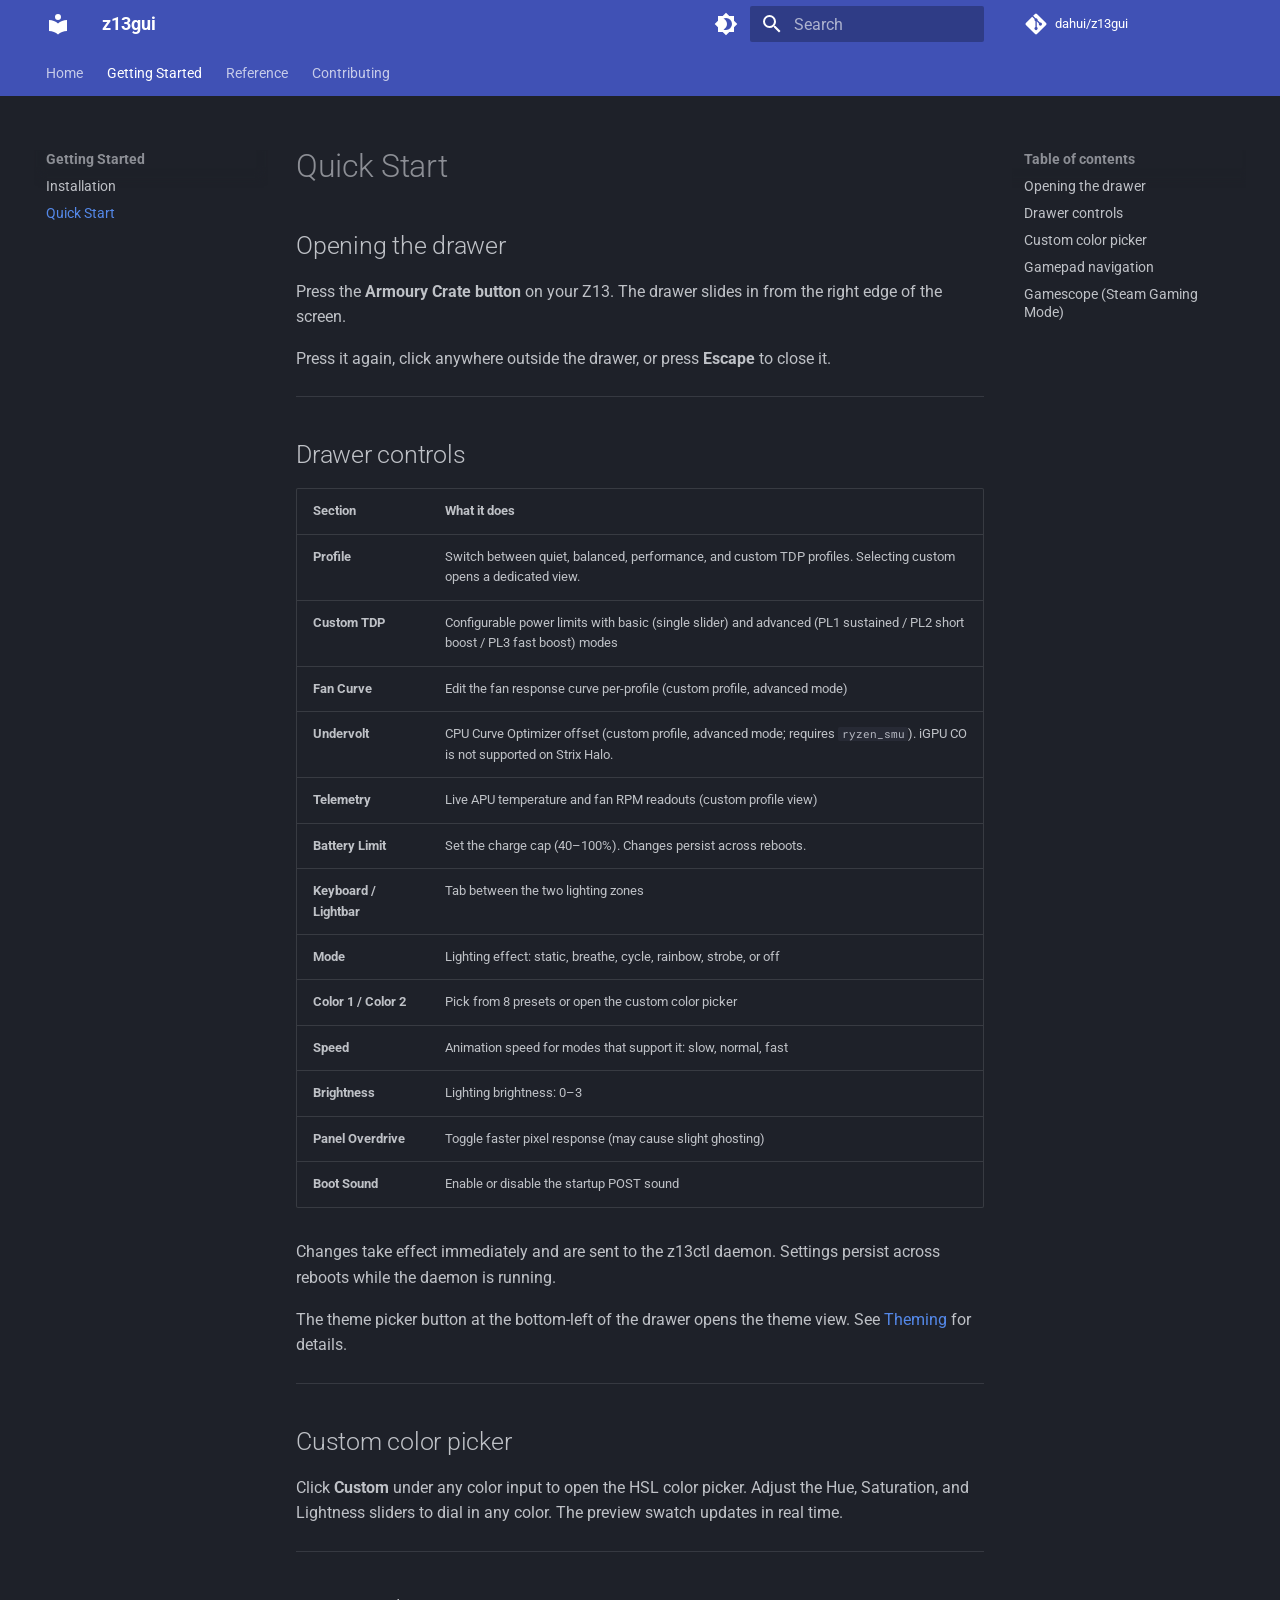
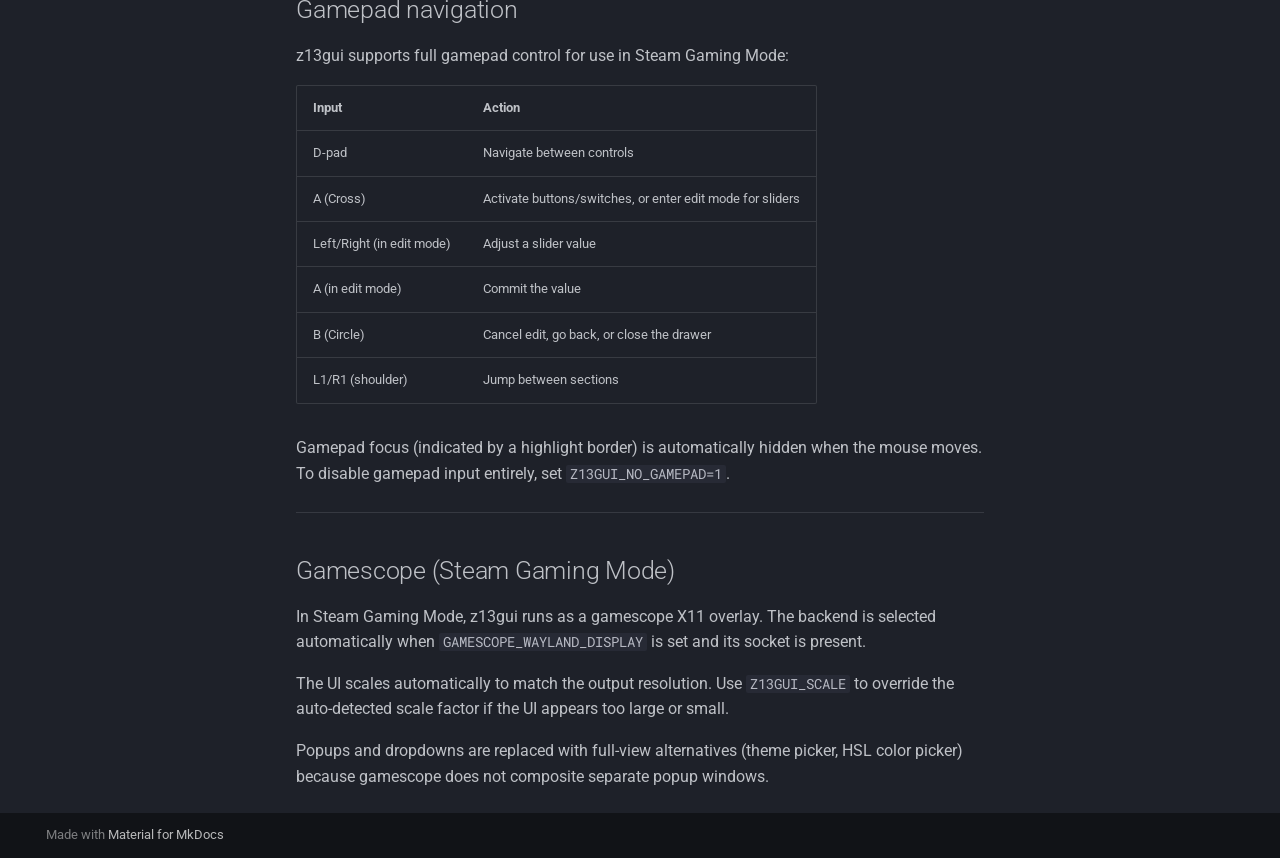
<file: getting-started/index.html>
<!doctype html>
<html lang="en" class="no-js">
  <head>
    
      <meta charset="utf-8">
      <meta name="viewport" content="width=device-width,initial-scale=1">
      
        <meta name="description" content="GTK4 overlay drawer for z13ctl on Wayland.">
      
      
      
        <link rel="canonical" href="https://dahui.github.io/z13gui/getting-started/">
      
      
        <link rel="prev" href="../installation/">
      
      
        <link rel="next" href="../configuration/">
      
      
      <link rel="icon" href="../assets/images/favicon.png">
      <meta name="generator" content="mkdocs-1.6.1, mkdocs-material-9.6.3">
    
    
      
        <title>Quick Start - z13gui</title>
      
    
    
      <link rel="stylesheet" href="../assets/stylesheets/main.d7758b05.min.css">
      
        
        <link rel="stylesheet" href="../assets/stylesheets/palette.06af60db.min.css">
      
      


    
    
      
    
    
      
        
        
        <link rel="preconnect" href="https://fonts.gstatic.com" crossorigin>
        <link rel="stylesheet" href="https://fonts.googleapis.com/css?family=Roboto:300,300i,400,400i,700,700i%7CRoboto+Mono:400,400i,700,700i&display=fallback">
        <style>:root{--md-text-font:"Roboto";--md-code-font:"Roboto Mono"}</style>
      
    
    
    <script>__md_scope=new URL("..",location),__md_hash=e=>[...e].reduce(((e,_)=>(e<<5)-e+_.charCodeAt(0)),0),__md_get=(e,_=localStorage,t=__md_scope)=>JSON.parse(_.getItem(t.pathname+"."+e)),__md_set=(e,_,t=localStorage,a=__md_scope)=>{try{t.setItem(a.pathname+"."+e,JSON.stringify(_))}catch(e){}}</script>
    
      

    
    
    
  </head>
  
  
    
    
      
    
    
    
    
    <body dir="ltr" data-md-color-scheme="slate" data-md-color-primary="indigo" data-md-color-accent="blue">
  
    
    <input class="md-toggle" data-md-toggle="drawer" type="checkbox" id="__drawer" autocomplete="off">
    <input class="md-toggle" data-md-toggle="search" type="checkbox" id="__search" autocomplete="off">
    <label class="md-overlay" for="__drawer"></label>
    <div data-md-component="skip">
      
        
        <a href="#quick-start" class="md-skip">
          Skip to content
        </a>
      
    </div>
    <div data-md-component="announce">
      
    </div>
    
    
      

<header class="md-header" data-md-component="header">
  <nav class="md-header__inner md-grid" aria-label="Header">
    <a href=".." title="z13gui" class="md-header__button md-logo" aria-label="z13gui" data-md-component="logo">
      
  
  <svg xmlns="http://www.w3.org/2000/svg" viewBox="0 0 24 24"><path d="M12 8a3 3 0 0 0 3-3 3 3 0 0 0-3-3 3 3 0 0 0-3 3 3 3 0 0 0 3 3m0 3.54C9.64 9.35 6.5 8 3 8v11c3.5 0 6.64 1.35 9 3.54 2.36-2.19 5.5-3.54 9-3.54V8c-3.5 0-6.64 1.35-9 3.54"/></svg>

    </a>
    <label class="md-header__button md-icon" for="__drawer">
      
      <svg xmlns="http://www.w3.org/2000/svg" viewBox="0 0 24 24"><path d="M3 6h18v2H3zm0 5h18v2H3zm0 5h18v2H3z"/></svg>
    </label>
    <div class="md-header__title" data-md-component="header-title">
      <div class="md-header__ellipsis">
        <div class="md-header__topic">
          <span class="md-ellipsis">
            z13gui
          </span>
        </div>
        <div class="md-header__topic" data-md-component="header-topic">
          <span class="md-ellipsis">
            
              Quick Start
            
          </span>
        </div>
      </div>
    </div>
    
      
        <form class="md-header__option" data-md-component="palette">
  
    
    
    
    <input class="md-option" data-md-color-media="" data-md-color-scheme="slate" data-md-color-primary="indigo" data-md-color-accent="blue"  aria-label="Switch to light mode"  type="radio" name="__palette" id="__palette_0">
    
      <label class="md-header__button md-icon" title="Switch to light mode" for="__palette_1" hidden>
        <svg xmlns="http://www.w3.org/2000/svg" viewBox="0 0 24 24"><path d="M12 18c-.89 0-1.74-.2-2.5-.55C11.56 16.5 13 14.42 13 12s-1.44-4.5-3.5-5.45C10.26 6.2 11.11 6 12 6a6 6 0 0 1 6 6 6 6 0 0 1-6 6m8-9.31V4h-4.69L12 .69 8.69 4H4v4.69L.69 12 4 15.31V20h4.69L12 23.31 15.31 20H20v-4.69L23.31 12z"/></svg>
      </label>
    
  
    
    
    
    <input class="md-option" data-md-color-media="" data-md-color-scheme="default" data-md-color-primary="indigo" data-md-color-accent="blue"  aria-label="Switch to dark mode"  type="radio" name="__palette" id="__palette_1">
    
      <label class="md-header__button md-icon" title="Switch to dark mode" for="__palette_0" hidden>
        <svg xmlns="http://www.w3.org/2000/svg" viewBox="0 0 24 24"><path d="M12 8a4 4 0 0 0-4 4 4 4 0 0 0 4 4 4 4 0 0 0 4-4 4 4 0 0 0-4-4m0 10a6 6 0 0 1-6-6 6 6 0 0 1 6-6 6 6 0 0 1 6 6 6 6 0 0 1-6 6m8-9.31V4h-4.69L12 .69 8.69 4H4v4.69L.69 12 4 15.31V20h4.69L12 23.31 15.31 20H20v-4.69L23.31 12z"/></svg>
      </label>
    
  
</form>
      
    
    
      <script>var palette=__md_get("__palette");if(palette&&palette.color){if("(prefers-color-scheme)"===palette.color.media){var media=matchMedia("(prefers-color-scheme: light)"),input=document.querySelector(media.matches?"[data-md-color-media='(prefers-color-scheme: light)']":"[data-md-color-media='(prefers-color-scheme: dark)']");palette.color.media=input.getAttribute("data-md-color-media"),palette.color.scheme=input.getAttribute("data-md-color-scheme"),palette.color.primary=input.getAttribute("data-md-color-primary"),palette.color.accent=input.getAttribute("data-md-color-accent")}for(var[key,value]of Object.entries(palette.color))document.body.setAttribute("data-md-color-"+key,value)}</script>
    
    
    
      <label class="md-header__button md-icon" for="__search">
        
        <svg xmlns="http://www.w3.org/2000/svg" viewBox="0 0 24 24"><path d="M9.5 3A6.5 6.5 0 0 1 16 9.5c0 1.61-.59 3.09-1.56 4.23l.27.27h.79l5 5-1.5 1.5-5-5v-.79l-.27-.27A6.52 6.52 0 0 1 9.5 16 6.5 6.5 0 0 1 3 9.5 6.5 6.5 0 0 1 9.5 3m0 2C7 5 5 7 5 9.5S7 14 9.5 14 14 12 14 9.5 12 5 9.5 5"/></svg>
      </label>
      <div class="md-search" data-md-component="search" role="dialog">
  <label class="md-search__overlay" for="__search"></label>
  <div class="md-search__inner" role="search">
    <form class="md-search__form" name="search">
      <input type="text" class="md-search__input" name="query" aria-label="Search" placeholder="Search" autocapitalize="off" autocorrect="off" autocomplete="off" spellcheck="false" data-md-component="search-query" required>
      <label class="md-search__icon md-icon" for="__search">
        
        <svg xmlns="http://www.w3.org/2000/svg" viewBox="0 0 24 24"><path d="M9.5 3A6.5 6.5 0 0 1 16 9.5c0 1.61-.59 3.09-1.56 4.23l.27.27h.79l5 5-1.5 1.5-5-5v-.79l-.27-.27A6.52 6.52 0 0 1 9.5 16 6.5 6.5 0 0 1 3 9.5 6.5 6.5 0 0 1 9.5 3m0 2C7 5 5 7 5 9.5S7 14 9.5 14 14 12 14 9.5 12 5 9.5 5"/></svg>
        
        <svg xmlns="http://www.w3.org/2000/svg" viewBox="0 0 24 24"><path d="M20 11v2H8l5.5 5.5-1.42 1.42L4.16 12l7.92-7.92L13.5 5.5 8 11z"/></svg>
      </label>
      <nav class="md-search__options" aria-label="Search">
        
        <button type="reset" class="md-search__icon md-icon" title="Clear" aria-label="Clear" tabindex="-1">
          
          <svg xmlns="http://www.w3.org/2000/svg" viewBox="0 0 24 24"><path d="M19 6.41 17.59 5 12 10.59 6.41 5 5 6.41 10.59 12 5 17.59 6.41 19 12 13.41 17.59 19 19 17.59 13.41 12z"/></svg>
        </button>
      </nav>
      
        <div class="md-search__suggest" data-md-component="search-suggest"></div>
      
    </form>
    <div class="md-search__output">
      <div class="md-search__scrollwrap" tabindex="0" data-md-scrollfix>
        <div class="md-search-result" data-md-component="search-result">
          <div class="md-search-result__meta">
            Initializing search
          </div>
          <ol class="md-search-result__list" role="presentation"></ol>
        </div>
      </div>
    </div>
  </div>
</div>
    
    
      <div class="md-header__source">
        <a href="https://github.com/dahui/z13gui" title="Go to repository" class="md-source" data-md-component="source">
  <div class="md-source__icon md-icon">
    
    <svg xmlns="http://www.w3.org/2000/svg" viewBox="0 0 448 512"><!--! Font Awesome Free 6.7.2 by @fontawesome - https://fontawesome.com License - https://fontawesome.com/license/free (Icons: CC BY 4.0, Fonts: SIL OFL 1.1, Code: MIT License) Copyright 2024 Fonticons, Inc.--><path d="M439.55 236.05 244 40.45a28.87 28.87 0 0 0-40.81 0l-40.66 40.63 51.52 51.52c27.06-9.14 52.68 16.77 43.39 43.68l49.66 49.66c34.23-11.8 61.18 31 35.47 56.69-26.49 26.49-70.21-2.87-56-37.34L240.22 199v121.85c25.3 12.54 22.26 41.85 9.08 55a34.34 34.34 0 0 1-48.55 0c-17.57-17.6-11.07-46.91 11.25-56v-123c-20.8-8.51-24.6-30.74-18.64-45L142.57 101 8.45 235.14a28.86 28.86 0 0 0 0 40.81l195.61 195.6a28.86 28.86 0 0 0 40.8 0l194.69-194.69a28.86 28.86 0 0 0 0-40.81"/></svg>
  </div>
  <div class="md-source__repository">
    dahui/z13gui
  </div>
</a>
      </div>
    
  </nav>
  
</header>
    
    <div class="md-container" data-md-component="container">
      
      
        
          
            
<nav class="md-tabs" aria-label="Tabs" data-md-component="tabs">
  <div class="md-grid">
    <ul class="md-tabs__list">
      
        
  
  
  
    <li class="md-tabs__item">
      <a href=".." class="md-tabs__link">
        
  
    
  
  Home

      </a>
    </li>
  

      
        
  
  
    
  
  
    
    
      <li class="md-tabs__item md-tabs__item--active">
        <a href="../installation/" class="md-tabs__link">
          
  
  Getting Started

        </a>
      </li>
    
  

      
        
  
  
  
    
    
      <li class="md-tabs__item">
        <a href="../configuration/" class="md-tabs__link">
          
  
  Reference

        </a>
      </li>
    
  

      
        
  
  
  
    <li class="md-tabs__item">
      <a href="../contributing/" class="md-tabs__link">
        
  
    
  
  Contributing

      </a>
    </li>
  

      
    </ul>
  </div>
</nav>
          
        
      
      <main class="md-main" data-md-component="main">
        <div class="md-main__inner md-grid">
          
            
              
              <div class="md-sidebar md-sidebar--primary" data-md-component="sidebar" data-md-type="navigation" >
                <div class="md-sidebar__scrollwrap">
                  <div class="md-sidebar__inner">
                    


  


<nav class="md-nav md-nav--primary md-nav--lifted" aria-label="Navigation" data-md-level="0">
  <label class="md-nav__title" for="__drawer">
    <a href=".." title="z13gui" class="md-nav__button md-logo" aria-label="z13gui" data-md-component="logo">
      
  
  <svg xmlns="http://www.w3.org/2000/svg" viewBox="0 0 24 24"><path d="M12 8a3 3 0 0 0 3-3 3 3 0 0 0-3-3 3 3 0 0 0-3 3 3 3 0 0 0 3 3m0 3.54C9.64 9.35 6.5 8 3 8v11c3.5 0 6.64 1.35 9 3.54 2.36-2.19 5.5-3.54 9-3.54V8c-3.5 0-6.64 1.35-9 3.54"/></svg>

    </a>
    z13gui
  </label>
  
    <div class="md-nav__source">
      <a href="https://github.com/dahui/z13gui" title="Go to repository" class="md-source" data-md-component="source">
  <div class="md-source__icon md-icon">
    
    <svg xmlns="http://www.w3.org/2000/svg" viewBox="0 0 448 512"><!--! Font Awesome Free 6.7.2 by @fontawesome - https://fontawesome.com License - https://fontawesome.com/license/free (Icons: CC BY 4.0, Fonts: SIL OFL 1.1, Code: MIT License) Copyright 2024 Fonticons, Inc.--><path d="M439.55 236.05 244 40.45a28.87 28.87 0 0 0-40.81 0l-40.66 40.63 51.52 51.52c27.06-9.14 52.68 16.77 43.39 43.68l49.66 49.66c34.23-11.8 61.18 31 35.47 56.69-26.49 26.49-70.21-2.87-56-37.34L240.22 199v121.85c25.3 12.54 22.26 41.85 9.08 55a34.34 34.34 0 0 1-48.55 0c-17.57-17.6-11.07-46.91 11.25-56v-123c-20.8-8.51-24.6-30.74-18.64-45L142.57 101 8.45 235.14a28.86 28.86 0 0 0 0 40.81l195.61 195.6a28.86 28.86 0 0 0 40.8 0l194.69-194.69a28.86 28.86 0 0 0 0-40.81"/></svg>
  </div>
  <div class="md-source__repository">
    dahui/z13gui
  </div>
</a>
    </div>
  
  <ul class="md-nav__list" data-md-scrollfix>
    
      
      
  
  
  
  
    <li class="md-nav__item">
      <a href=".." class="md-nav__link">
        
  
  <span class="md-ellipsis">
    Home
    
  </span>
  

      </a>
    </li>
  

    
      
      
  
  
    
  
  
  
    
    
    
      
        
        
      
      
        
      
    
    
    <li class="md-nav__item md-nav__item--active md-nav__item--section md-nav__item--nested">
      
        
        
        <input class="md-nav__toggle md-toggle " type="checkbox" id="__nav_2" checked>
        
          
          <label class="md-nav__link" for="__nav_2" id="__nav_2_label" tabindex="">
            
  
  <span class="md-ellipsis">
    Getting Started
    
  </span>
  

            <span class="md-nav__icon md-icon"></span>
          </label>
        
        <nav class="md-nav" data-md-level="1" aria-labelledby="__nav_2_label" aria-expanded="true">
          <label class="md-nav__title" for="__nav_2">
            <span class="md-nav__icon md-icon"></span>
            Getting Started
          </label>
          <ul class="md-nav__list" data-md-scrollfix>
            
              
                
  
  
  
  
    <li class="md-nav__item">
      <a href="../installation/" class="md-nav__link">
        
  
  <span class="md-ellipsis">
    Installation
    
  </span>
  

      </a>
    </li>
  

              
            
              
                
  
  
    
  
  
  
    <li class="md-nav__item md-nav__item--active">
      
      <input class="md-nav__toggle md-toggle" type="checkbox" id="__toc">
      
      
        
      
      
        <label class="md-nav__link md-nav__link--active" for="__toc">
          
  
  <span class="md-ellipsis">
    Quick Start
    
  </span>
  

          <span class="md-nav__icon md-icon"></span>
        </label>
      
      <a href="./" class="md-nav__link md-nav__link--active">
        
  
  <span class="md-ellipsis">
    Quick Start
    
  </span>
  

      </a>
      
        

<nav class="md-nav md-nav--secondary" aria-label="Table of contents">
  
  
  
    
  
  
    <label class="md-nav__title" for="__toc">
      <span class="md-nav__icon md-icon"></span>
      Table of contents
    </label>
    <ul class="md-nav__list" data-md-component="toc" data-md-scrollfix>
      
        <li class="md-nav__item">
  <a href="#opening-the-drawer" class="md-nav__link">
    <span class="md-ellipsis">
      Opening the drawer
    </span>
  </a>
  
</li>
      
        <li class="md-nav__item">
  <a href="#drawer-controls" class="md-nav__link">
    <span class="md-ellipsis">
      Drawer controls
    </span>
  </a>
  
</li>
      
        <li class="md-nav__item">
  <a href="#custom-color-picker" class="md-nav__link">
    <span class="md-ellipsis">
      Custom color picker
    </span>
  </a>
  
</li>
      
        <li class="md-nav__item">
  <a href="#gamepad-navigation" class="md-nav__link">
    <span class="md-ellipsis">
      Gamepad navigation
    </span>
  </a>
  
</li>
      
        <li class="md-nav__item">
  <a href="#gamescope-steam-gaming-mode" class="md-nav__link">
    <span class="md-ellipsis">
      Gamescope (Steam Gaming Mode)
    </span>
  </a>
  
</li>
      
    </ul>
  
</nav>
      
    </li>
  

              
            
          </ul>
        </nav>
      
    </li>
  

    
      
      
  
  
  
  
    
    
    
      
      
        
      
    
    
    <li class="md-nav__item md-nav__item--nested">
      
        
        
        <input class="md-nav__toggle md-toggle " type="checkbox" id="__nav_3" >
        
          
          <label class="md-nav__link" for="__nav_3" id="__nav_3_label" tabindex="0">
            
  
  <span class="md-ellipsis">
    Reference
    
  </span>
  

            <span class="md-nav__icon md-icon"></span>
          </label>
        
        <nav class="md-nav" data-md-level="1" aria-labelledby="__nav_3_label" aria-expanded="false">
          <label class="md-nav__title" for="__nav_3">
            <span class="md-nav__icon md-icon"></span>
            Reference
          </label>
          <ul class="md-nav__list" data-md-scrollfix>
            
              
                
  
  
  
  
    <li class="md-nav__item">
      <a href="../configuration/" class="md-nav__link">
        
  
  <span class="md-ellipsis">
    Configuration
    
  </span>
  

      </a>
    </li>
  

              
            
              
                
  
  
  
  
    <li class="md-nav__item">
      <a href="../theming/" class="md-nav__link">
        
  
  <span class="md-ellipsis">
    Theming
    
  </span>
  

      </a>
    </li>
  

              
            
          </ul>
        </nav>
      
    </li>
  

    
      
      
  
  
  
  
    <li class="md-nav__item">
      <a href="../contributing/" class="md-nav__link">
        
  
  <span class="md-ellipsis">
    Contributing
    
  </span>
  

      </a>
    </li>
  

    
  </ul>
</nav>
                  </div>
                </div>
              </div>
            
            
              
              <div class="md-sidebar md-sidebar--secondary" data-md-component="sidebar" data-md-type="toc" >
                <div class="md-sidebar__scrollwrap">
                  <div class="md-sidebar__inner">
                    

<nav class="md-nav md-nav--secondary" aria-label="Table of contents">
  
  
  
    
  
  
    <label class="md-nav__title" for="__toc">
      <span class="md-nav__icon md-icon"></span>
      Table of contents
    </label>
    <ul class="md-nav__list" data-md-component="toc" data-md-scrollfix>
      
        <li class="md-nav__item">
  <a href="#opening-the-drawer" class="md-nav__link">
    <span class="md-ellipsis">
      Opening the drawer
    </span>
  </a>
  
</li>
      
        <li class="md-nav__item">
  <a href="#drawer-controls" class="md-nav__link">
    <span class="md-ellipsis">
      Drawer controls
    </span>
  </a>
  
</li>
      
        <li class="md-nav__item">
  <a href="#custom-color-picker" class="md-nav__link">
    <span class="md-ellipsis">
      Custom color picker
    </span>
  </a>
  
</li>
      
        <li class="md-nav__item">
  <a href="#gamepad-navigation" class="md-nav__link">
    <span class="md-ellipsis">
      Gamepad navigation
    </span>
  </a>
  
</li>
      
        <li class="md-nav__item">
  <a href="#gamescope-steam-gaming-mode" class="md-nav__link">
    <span class="md-ellipsis">
      Gamescope (Steam Gaming Mode)
    </span>
  </a>
  
</li>
      
    </ul>
  
</nav>
                  </div>
                </div>
              </div>
            
          
          
            <div class="md-content" data-md-component="content">
              <article class="md-content__inner md-typeset">
                
                  


  
  


<h1 id="quick-start">Quick Start</h1>
<h2 id="opening-the-drawer">Opening the drawer</h2>
<p>Press the <strong>Armoury Crate button</strong> on your Z13. The drawer slides in from the
right edge of the screen.</p>
<p>Press it again, click anywhere outside the drawer, or press <strong>Escape</strong> to close it.</p>
<hr />
<h2 id="drawer-controls">Drawer controls</h2>
<table>
<thead>
<tr>
<th>Section</th>
<th>What it does</th>
</tr>
</thead>
<tbody>
<tr>
<td><strong>Profile</strong></td>
<td>Switch between quiet, balanced, performance, and custom TDP profiles. Selecting custom opens a dedicated view.</td>
</tr>
<tr>
<td><strong>Custom TDP</strong></td>
<td>Configurable power limits with basic (single slider) and advanced (PL1 sustained / PL2 short boost / PL3 fast boost) modes</td>
</tr>
<tr>
<td><strong>Fan Curve</strong></td>
<td>Edit the fan response curve per-profile (custom profile, advanced mode)</td>
</tr>
<tr>
<td><strong>Undervolt</strong></td>
<td>CPU Curve Optimizer offset (custom profile, advanced mode; requires <code>ryzen_smu</code>). iGPU CO is not supported on Strix Halo.</td>
</tr>
<tr>
<td><strong>Telemetry</strong></td>
<td>Live APU temperature and fan RPM readouts (custom profile view)</td>
</tr>
<tr>
<td><strong>Battery Limit</strong></td>
<td>Set the charge cap (40–100%). Changes persist across reboots.</td>
</tr>
<tr>
<td><strong>Keyboard / Lightbar</strong></td>
<td>Tab between the two lighting zones</td>
</tr>
<tr>
<td><strong>Mode</strong></td>
<td>Lighting effect: static, breathe, cycle, rainbow, strobe, or off</td>
</tr>
<tr>
<td><strong>Color 1 / Color 2</strong></td>
<td>Pick from 8 presets or open the custom color picker</td>
</tr>
<tr>
<td><strong>Speed</strong></td>
<td>Animation speed for modes that support it: slow, normal, fast</td>
</tr>
<tr>
<td><strong>Brightness</strong></td>
<td>Lighting brightness: 0–3</td>
</tr>
<tr>
<td><strong>Panel Overdrive</strong></td>
<td>Toggle faster pixel response (may cause slight ghosting)</td>
</tr>
<tr>
<td><strong>Boot Sound</strong></td>
<td>Enable or disable the startup POST sound</td>
</tr>
</tbody>
</table>
<p>Changes take effect immediately and are sent to the z13ctl daemon. Settings
persist across reboots while the daemon is running.</p>
<p>The theme picker button at the bottom-left of the drawer opens the theme view.
See <a href="../theming/">Theming</a> for details.</p>
<hr />
<h2 id="custom-color-picker">Custom color picker</h2>
<p>Click <strong>Custom</strong> under any color input to open the HSL color picker. Adjust
the Hue, Saturation, and Lightness sliders to dial in any color. The preview
swatch updates in real time.</p>
<hr />
<h2 id="gamepad-navigation">Gamepad navigation</h2>
<p>z13gui supports full gamepad control for use in Steam Gaming Mode:</p>
<table>
<thead>
<tr>
<th>Input</th>
<th>Action</th>
</tr>
</thead>
<tbody>
<tr>
<td>D-pad</td>
<td>Navigate between controls</td>
</tr>
<tr>
<td>A (Cross)</td>
<td>Activate buttons/switches, or enter edit mode for sliders</td>
</tr>
<tr>
<td>Left/Right (in edit mode)</td>
<td>Adjust a slider value</td>
</tr>
<tr>
<td>A (in edit mode)</td>
<td>Commit the value</td>
</tr>
<tr>
<td>B (Circle)</td>
<td>Cancel edit, go back, or close the drawer</td>
</tr>
<tr>
<td>L1/R1 (shoulder)</td>
<td>Jump between sections</td>
</tr>
</tbody>
</table>
<p>Gamepad focus (indicated by a highlight border) is automatically hidden when
the mouse moves. To disable gamepad input entirely, set <code>Z13GUI_NO_GAMEPAD=1</code>.</p>
<hr />
<h2 id="gamescope-steam-gaming-mode">Gamescope (Steam Gaming Mode)</h2>
<p>In Steam Gaming Mode, z13gui runs as a gamescope X11 overlay. The backend is
selected automatically when <code>GAMESCOPE_WAYLAND_DISPLAY</code> is set and its socket
is present.</p>
<p>The UI scales automatically to match the output resolution. Use <code>Z13GUI_SCALE</code>
to override the auto-detected scale factor if the UI appears too large or small.</p>
<p>Popups and dropdowns are replaced with full-view alternatives (theme picker,
HSL color picker) because gamescope does not composite separate popup windows.</p>












                
              </article>
            </div>
          
          
  <script>var tabs=__md_get("__tabs");if(Array.isArray(tabs))e:for(var set of document.querySelectorAll(".tabbed-set")){var labels=set.querySelector(".tabbed-labels");for(var tab of tabs)for(var label of labels.getElementsByTagName("label"))if(label.innerText.trim()===tab){var input=document.getElementById(label.htmlFor);input.checked=!0;continue e}}</script>

<script>var target=document.getElementById(location.hash.slice(1));target&&target.name&&(target.checked=target.name.startsWith("__tabbed_"))</script>
        </div>
        
          <button type="button" class="md-top md-icon" data-md-component="top" hidden>
  
  <svg xmlns="http://www.w3.org/2000/svg" viewBox="0 0 24 24"><path d="M13 20h-2V8l-5.5 5.5-1.42-1.42L12 4.16l7.92 7.92-1.42 1.42L13 8z"/></svg>
  Back to top
</button>
        
      </main>
      
        <footer class="md-footer">
  
  <div class="md-footer-meta md-typeset">
    <div class="md-footer-meta__inner md-grid">
      <div class="md-copyright">
  
  
    Made with
    <a href="https://squidfunk.github.io/mkdocs-material/" target="_blank" rel="noopener">
      Material for MkDocs
    </a>
  
</div>
      
    </div>
  </div>
</footer>
      
    </div>
    <div class="md-dialog" data-md-component="dialog">
      <div class="md-dialog__inner md-typeset"></div>
    </div>
    
    
    <script id="__config" type="application/json">{"base": "..", "features": ["navigation.tabs", "navigation.sections", "navigation.top", "search.suggest", "search.highlight", "content.tabs.link", "content.code.copy"], "search": "../assets/javascripts/workers/search.f8cc74c7.min.js", "translations": {"clipboard.copied": "Copied to clipboard", "clipboard.copy": "Copy to clipboard", "search.result.more.one": "1 more on this page", "search.result.more.other": "# more on this page", "search.result.none": "No matching documents", "search.result.one": "1 matching document", "search.result.other": "# matching documents", "search.result.placeholder": "Type to start searching", "search.result.term.missing": "Missing", "select.version": "Select version"}}</script>
    
    
      <script src="../assets/javascripts/bundle.f1b6f286.min.js"></script>
      
    
  </body>
</html>
</file>
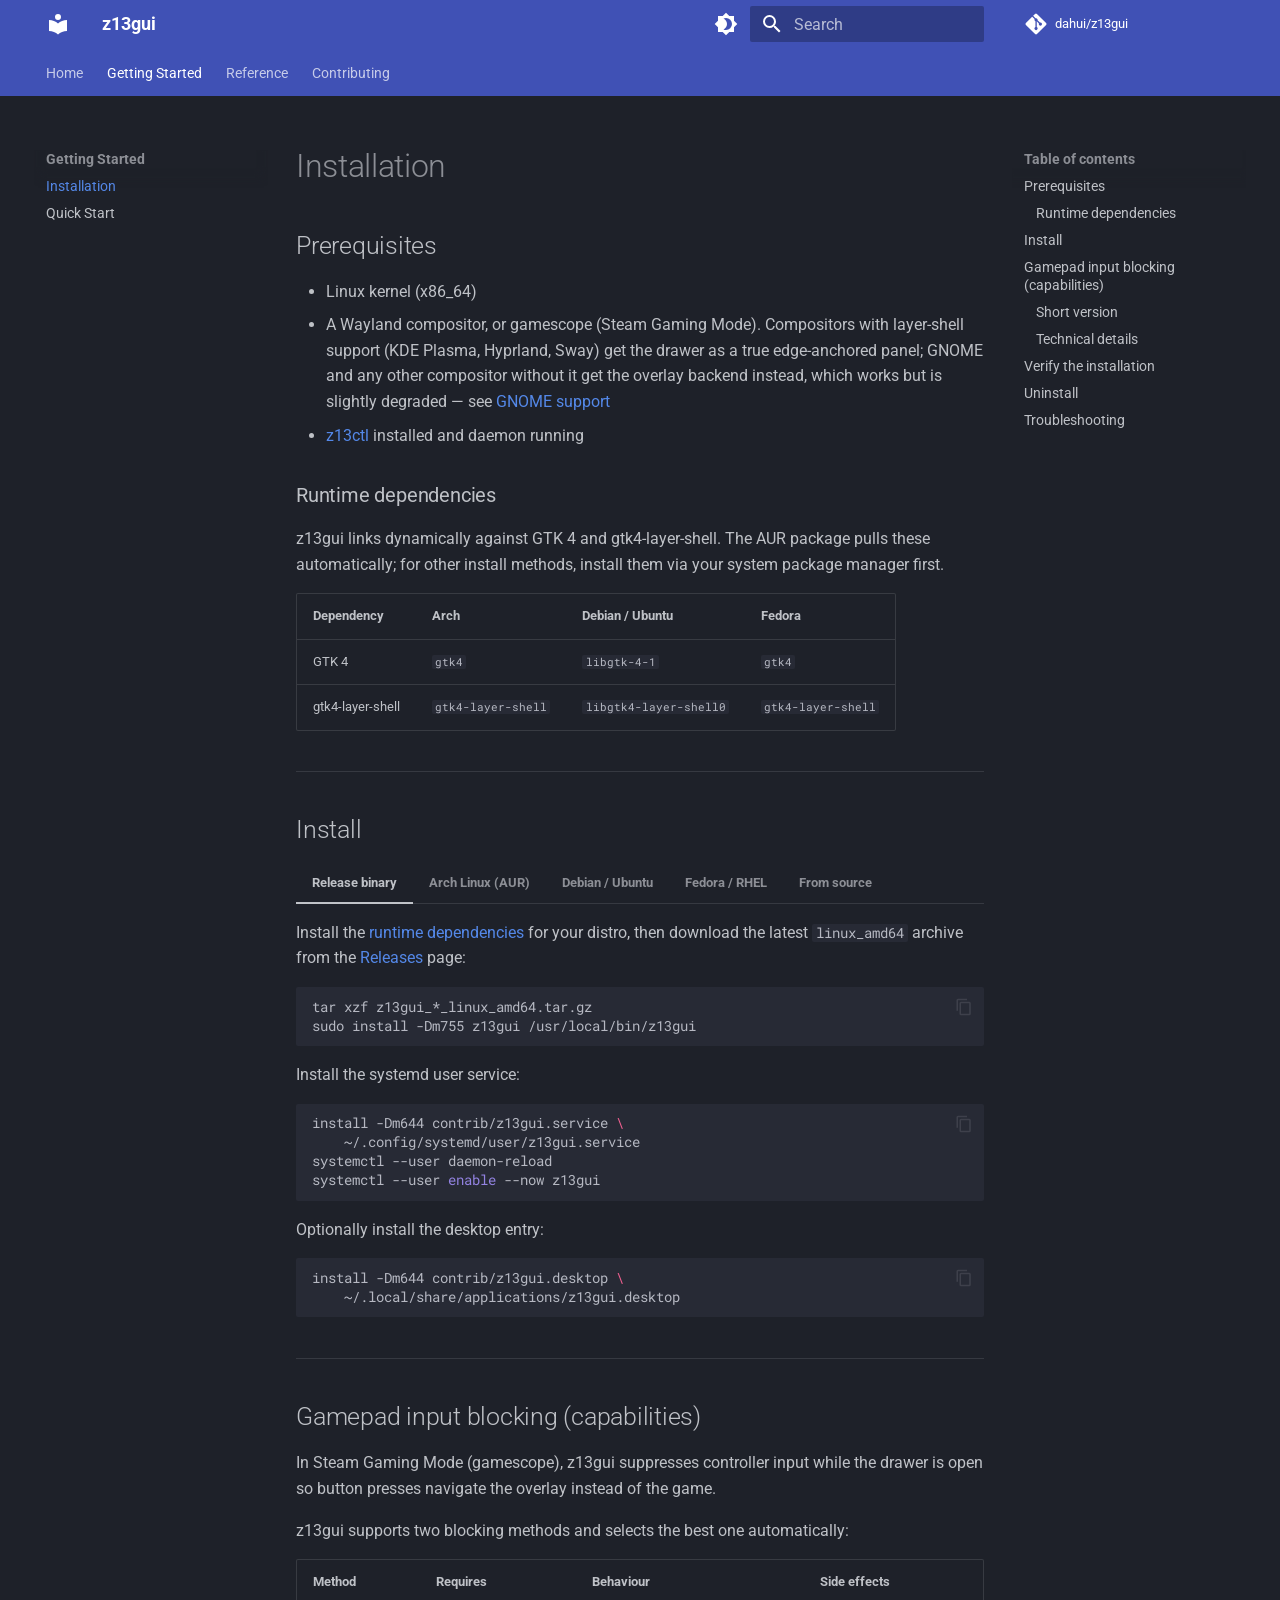
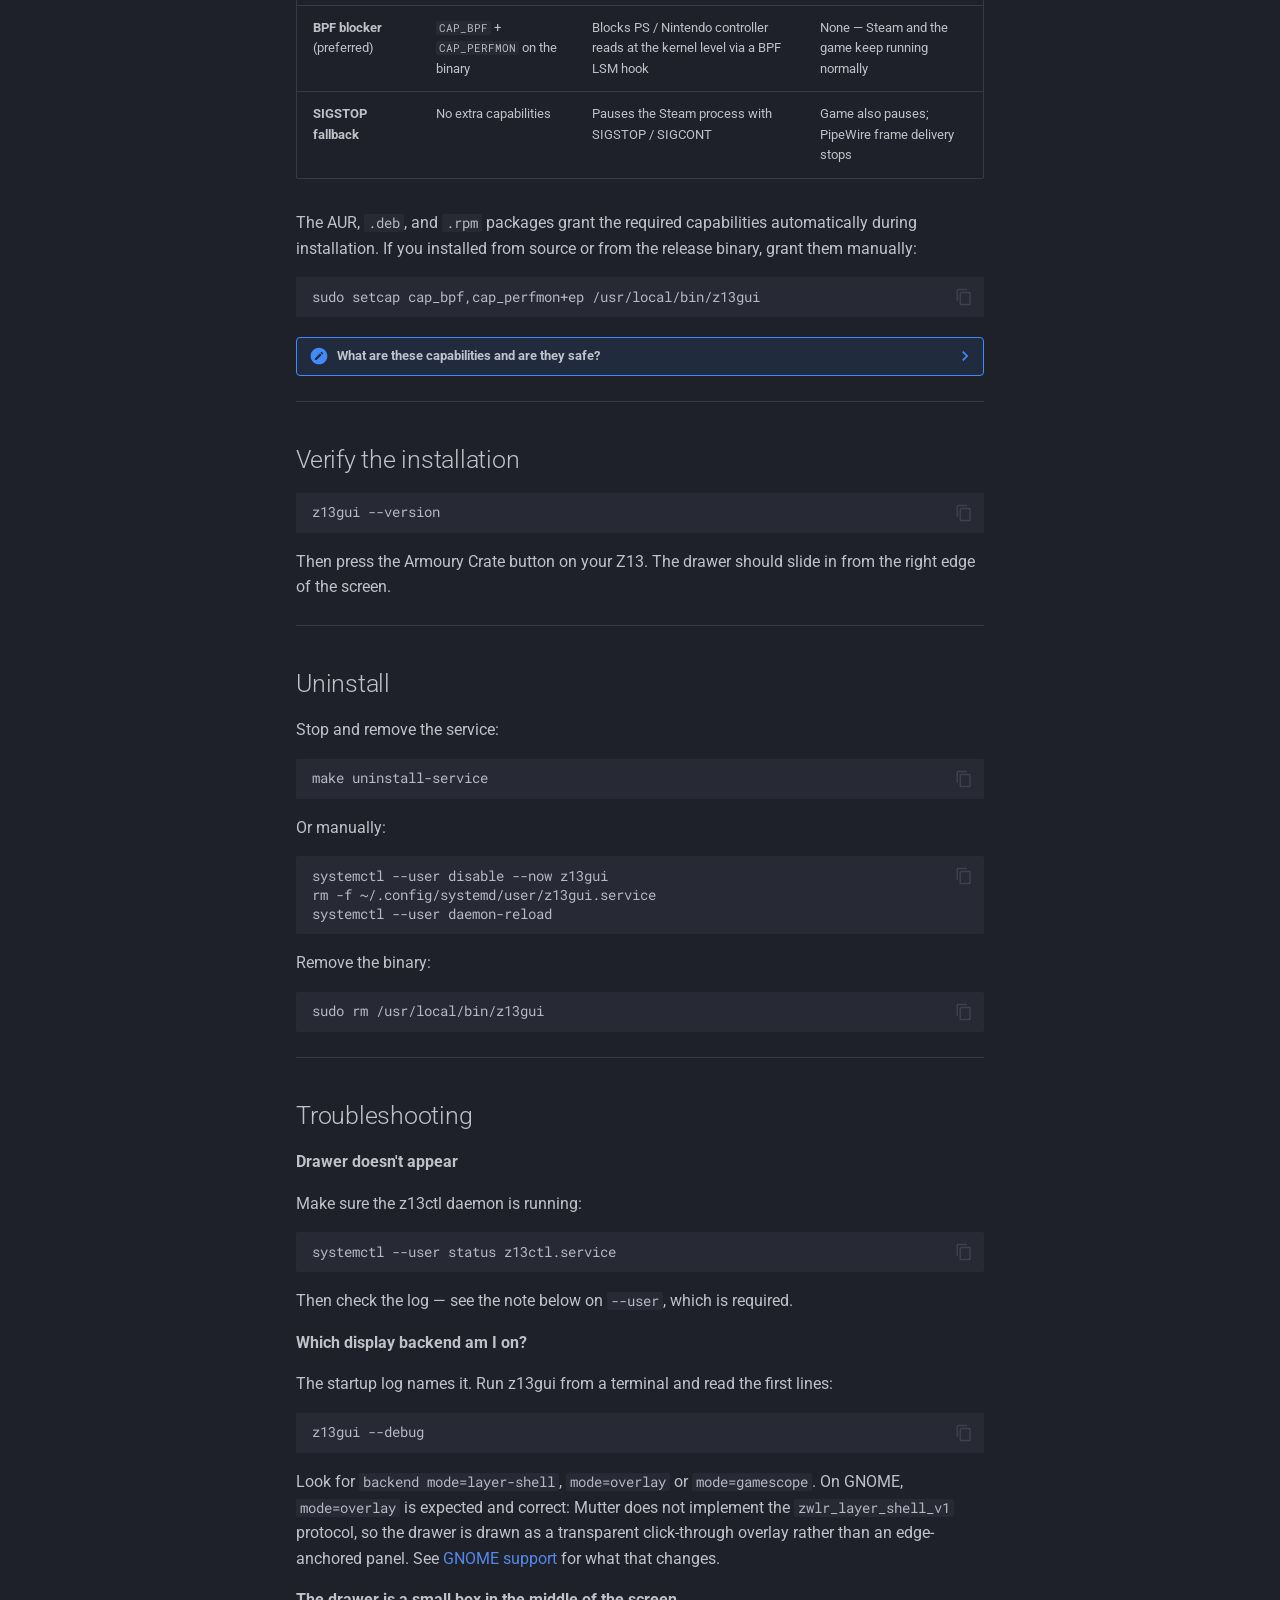
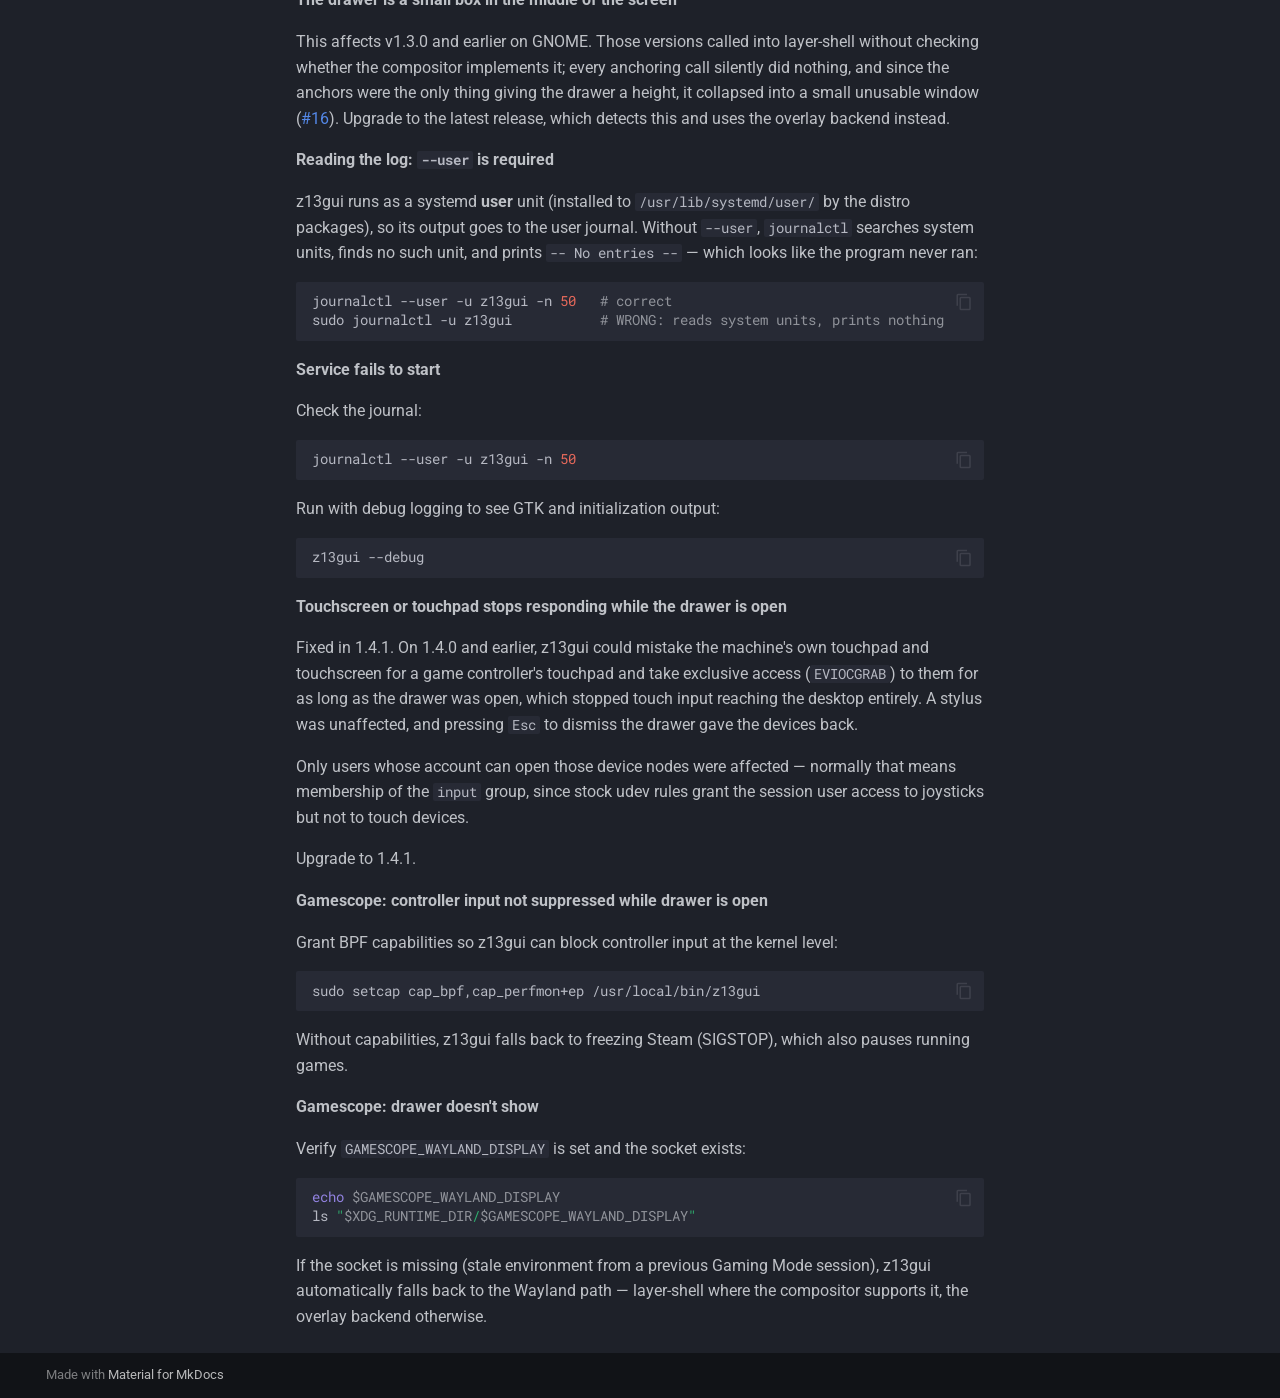
<file: installation/index.html>
<!doctype html>
<html lang="en" class="no-js">
  <head>
    
      <meta charset="utf-8">
      <meta name="viewport" content="width=device-width,initial-scale=1">
      
        <meta name="description" content="GTK4 overlay drawer for z13ctl on Wayland.">
      
      
      
        <link rel="canonical" href="https://dahui.github.io/z13gui/installation/">
      
      
        <link rel="prev" href="..">
      
      
        <link rel="next" href="../getting-started/">
      
      
      <link rel="icon" href="../assets/images/favicon.png">
      <meta name="generator" content="mkdocs-1.6.1, mkdocs-material-9.6.3">
    
    
      
        <title>Installation - z13gui</title>
      
    
    
      <link rel="stylesheet" href="../assets/stylesheets/main.d7758b05.min.css">
      
        
        <link rel="stylesheet" href="../assets/stylesheets/palette.06af60db.min.css">
      
      


    
    
      
    
    
      
        
        
        <link rel="preconnect" href="https://fonts.gstatic.com" crossorigin>
        <link rel="stylesheet" href="https://fonts.googleapis.com/css?family=Roboto:300,300i,400,400i,700,700i%7CRoboto+Mono:400,400i,700,700i&display=fallback">
        <style>:root{--md-text-font:"Roboto";--md-code-font:"Roboto Mono"}</style>
      
    
    
    <script>__md_scope=new URL("..",location),__md_hash=e=>[...e].reduce(((e,_)=>(e<<5)-e+_.charCodeAt(0)),0),__md_get=(e,_=localStorage,t=__md_scope)=>JSON.parse(_.getItem(t.pathname+"."+e)),__md_set=(e,_,t=localStorage,a=__md_scope)=>{try{t.setItem(a.pathname+"."+e,JSON.stringify(_))}catch(e){}}</script>
    
      

    
    
    
  </head>
  
  
    
    
      
    
    
    
    
    <body dir="ltr" data-md-color-scheme="slate" data-md-color-primary="indigo" data-md-color-accent="blue">
  
    
    <input class="md-toggle" data-md-toggle="drawer" type="checkbox" id="__drawer" autocomplete="off">
    <input class="md-toggle" data-md-toggle="search" type="checkbox" id="__search" autocomplete="off">
    <label class="md-overlay" for="__drawer"></label>
    <div data-md-component="skip">
      
        
        <a href="#installation" class="md-skip">
          Skip to content
        </a>
      
    </div>
    <div data-md-component="announce">
      
    </div>
    
    
      

<header class="md-header" data-md-component="header">
  <nav class="md-header__inner md-grid" aria-label="Header">
    <a href=".." title="z13gui" class="md-header__button md-logo" aria-label="z13gui" data-md-component="logo">
      
  
  <svg xmlns="http://www.w3.org/2000/svg" viewBox="0 0 24 24"><path d="M12 8a3 3 0 0 0 3-3 3 3 0 0 0-3-3 3 3 0 0 0-3 3 3 3 0 0 0 3 3m0 3.54C9.64 9.35 6.5 8 3 8v11c3.5 0 6.64 1.35 9 3.54 2.36-2.19 5.5-3.54 9-3.54V8c-3.5 0-6.64 1.35-9 3.54"/></svg>

    </a>
    <label class="md-header__button md-icon" for="__drawer">
      
      <svg xmlns="http://www.w3.org/2000/svg" viewBox="0 0 24 24"><path d="M3 6h18v2H3zm0 5h18v2H3zm0 5h18v2H3z"/></svg>
    </label>
    <div class="md-header__title" data-md-component="header-title">
      <div class="md-header__ellipsis">
        <div class="md-header__topic">
          <span class="md-ellipsis">
            z13gui
          </span>
        </div>
        <div class="md-header__topic" data-md-component="header-topic">
          <span class="md-ellipsis">
            
              Installation
            
          </span>
        </div>
      </div>
    </div>
    
      
        <form class="md-header__option" data-md-component="palette">
  
    
    
    
    <input class="md-option" data-md-color-media="" data-md-color-scheme="slate" data-md-color-primary="indigo" data-md-color-accent="blue"  aria-label="Switch to light mode"  type="radio" name="__palette" id="__palette_0">
    
      <label class="md-header__button md-icon" title="Switch to light mode" for="__palette_1" hidden>
        <svg xmlns="http://www.w3.org/2000/svg" viewBox="0 0 24 24"><path d="M12 18c-.89 0-1.74-.2-2.5-.55C11.56 16.5 13 14.42 13 12s-1.44-4.5-3.5-5.45C10.26 6.2 11.11 6 12 6a6 6 0 0 1 6 6 6 6 0 0 1-6 6m8-9.31V4h-4.69L12 .69 8.69 4H4v4.69L.69 12 4 15.31V20h4.69L12 23.31 15.31 20H20v-4.69L23.31 12z"/></svg>
      </label>
    
  
    
    
    
    <input class="md-option" data-md-color-media="" data-md-color-scheme="default" data-md-color-primary="indigo" data-md-color-accent="blue"  aria-label="Switch to dark mode"  type="radio" name="__palette" id="__palette_1">
    
      <label class="md-header__button md-icon" title="Switch to dark mode" for="__palette_0" hidden>
        <svg xmlns="http://www.w3.org/2000/svg" viewBox="0 0 24 24"><path d="M12 8a4 4 0 0 0-4 4 4 4 0 0 0 4 4 4 4 0 0 0 4-4 4 4 0 0 0-4-4m0 10a6 6 0 0 1-6-6 6 6 0 0 1 6-6 6 6 0 0 1 6 6 6 6 0 0 1-6 6m8-9.31V4h-4.69L12 .69 8.69 4H4v4.69L.69 12 4 15.31V20h4.69L12 23.31 15.31 20H20v-4.69L23.31 12z"/></svg>
      </label>
    
  
</form>
      
    
    
      <script>var palette=__md_get("__palette");if(palette&&palette.color){if("(prefers-color-scheme)"===palette.color.media){var media=matchMedia("(prefers-color-scheme: light)"),input=document.querySelector(media.matches?"[data-md-color-media='(prefers-color-scheme: light)']":"[data-md-color-media='(prefers-color-scheme: dark)']");palette.color.media=input.getAttribute("data-md-color-media"),palette.color.scheme=input.getAttribute("data-md-color-scheme"),palette.color.primary=input.getAttribute("data-md-color-primary"),palette.color.accent=input.getAttribute("data-md-color-accent")}for(var[key,value]of Object.entries(palette.color))document.body.setAttribute("data-md-color-"+key,value)}</script>
    
    
    
      <label class="md-header__button md-icon" for="__search">
        
        <svg xmlns="http://www.w3.org/2000/svg" viewBox="0 0 24 24"><path d="M9.5 3A6.5 6.5 0 0 1 16 9.5c0 1.61-.59 3.09-1.56 4.23l.27.27h.79l5 5-1.5 1.5-5-5v-.79l-.27-.27A6.52 6.52 0 0 1 9.5 16 6.5 6.5 0 0 1 3 9.5 6.5 6.5 0 0 1 9.5 3m0 2C7 5 5 7 5 9.5S7 14 9.5 14 14 12 14 9.5 12 5 9.5 5"/></svg>
      </label>
      <div class="md-search" data-md-component="search" role="dialog">
  <label class="md-search__overlay" for="__search"></label>
  <div class="md-search__inner" role="search">
    <form class="md-search__form" name="search">
      <input type="text" class="md-search__input" name="query" aria-label="Search" placeholder="Search" autocapitalize="off" autocorrect="off" autocomplete="off" spellcheck="false" data-md-component="search-query" required>
      <label class="md-search__icon md-icon" for="__search">
        
        <svg xmlns="http://www.w3.org/2000/svg" viewBox="0 0 24 24"><path d="M9.5 3A6.5 6.5 0 0 1 16 9.5c0 1.61-.59 3.09-1.56 4.23l.27.27h.79l5 5-1.5 1.5-5-5v-.79l-.27-.27A6.52 6.52 0 0 1 9.5 16 6.5 6.5 0 0 1 3 9.5 6.5 6.5 0 0 1 9.5 3m0 2C7 5 5 7 5 9.5S7 14 9.5 14 14 12 14 9.5 12 5 9.5 5"/></svg>
        
        <svg xmlns="http://www.w3.org/2000/svg" viewBox="0 0 24 24"><path d="M20 11v2H8l5.5 5.5-1.42 1.42L4.16 12l7.92-7.92L13.5 5.5 8 11z"/></svg>
      </label>
      <nav class="md-search__options" aria-label="Search">
        
        <button type="reset" class="md-search__icon md-icon" title="Clear" aria-label="Clear" tabindex="-1">
          
          <svg xmlns="http://www.w3.org/2000/svg" viewBox="0 0 24 24"><path d="M19 6.41 17.59 5 12 10.59 6.41 5 5 6.41 10.59 12 5 17.59 6.41 19 12 13.41 17.59 19 19 17.59 13.41 12z"/></svg>
        </button>
      </nav>
      
        <div class="md-search__suggest" data-md-component="search-suggest"></div>
      
    </form>
    <div class="md-search__output">
      <div class="md-search__scrollwrap" tabindex="0" data-md-scrollfix>
        <div class="md-search-result" data-md-component="search-result">
          <div class="md-search-result__meta">
            Initializing search
          </div>
          <ol class="md-search-result__list" role="presentation"></ol>
        </div>
      </div>
    </div>
  </div>
</div>
    
    
      <div class="md-header__source">
        <a href="https://github.com/dahui/z13gui" title="Go to repository" class="md-source" data-md-component="source">
  <div class="md-source__icon md-icon">
    
    <svg xmlns="http://www.w3.org/2000/svg" viewBox="0 0 448 512"><!--! Font Awesome Free 6.7.2 by @fontawesome - https://fontawesome.com License - https://fontawesome.com/license/free (Icons: CC BY 4.0, Fonts: SIL OFL 1.1, Code: MIT License) Copyright 2024 Fonticons, Inc.--><path d="M439.55 236.05 244 40.45a28.87 28.87 0 0 0-40.81 0l-40.66 40.63 51.52 51.52c27.06-9.14 52.68 16.77 43.39 43.68l49.66 49.66c34.23-11.8 61.18 31 35.47 56.69-26.49 26.49-70.21-2.87-56-37.34L240.22 199v121.85c25.3 12.54 22.26 41.85 9.08 55a34.34 34.34 0 0 1-48.55 0c-17.57-17.6-11.07-46.91 11.25-56v-123c-20.8-8.51-24.6-30.74-18.64-45L142.57 101 8.45 235.14a28.86 28.86 0 0 0 0 40.81l195.61 195.6a28.86 28.86 0 0 0 40.8 0l194.69-194.69a28.86 28.86 0 0 0 0-40.81"/></svg>
  </div>
  <div class="md-source__repository">
    dahui/z13gui
  </div>
</a>
      </div>
    
  </nav>
  
</header>
    
    <div class="md-container" data-md-component="container">
      
      
        
          
            
<nav class="md-tabs" aria-label="Tabs" data-md-component="tabs">
  <div class="md-grid">
    <ul class="md-tabs__list">
      
        
  
  
  
    <li class="md-tabs__item">
      <a href=".." class="md-tabs__link">
        
  
    
  
  Home

      </a>
    </li>
  

      
        
  
  
    
  
  
    
    
      <li class="md-tabs__item md-tabs__item--active">
        <a href="./" class="md-tabs__link">
          
  
  Getting Started

        </a>
      </li>
    
  

      
        
  
  
  
    
    
      <li class="md-tabs__item">
        <a href="../configuration/" class="md-tabs__link">
          
  
  Reference

        </a>
      </li>
    
  

      
        
  
  
  
    <li class="md-tabs__item">
      <a href="../contributing/" class="md-tabs__link">
        
  
    
  
  Contributing

      </a>
    </li>
  

      
    </ul>
  </div>
</nav>
          
        
      
      <main class="md-main" data-md-component="main">
        <div class="md-main__inner md-grid">
          
            
              
              <div class="md-sidebar md-sidebar--primary" data-md-component="sidebar" data-md-type="navigation" >
                <div class="md-sidebar__scrollwrap">
                  <div class="md-sidebar__inner">
                    


  


<nav class="md-nav md-nav--primary md-nav--lifted" aria-label="Navigation" data-md-level="0">
  <label class="md-nav__title" for="__drawer">
    <a href=".." title="z13gui" class="md-nav__button md-logo" aria-label="z13gui" data-md-component="logo">
      
  
  <svg xmlns="http://www.w3.org/2000/svg" viewBox="0 0 24 24"><path d="M12 8a3 3 0 0 0 3-3 3 3 0 0 0-3-3 3 3 0 0 0-3 3 3 3 0 0 0 3 3m0 3.54C9.64 9.35 6.5 8 3 8v11c3.5 0 6.64 1.35 9 3.54 2.36-2.19 5.5-3.54 9-3.54V8c-3.5 0-6.64 1.35-9 3.54"/></svg>

    </a>
    z13gui
  </label>
  
    <div class="md-nav__source">
      <a href="https://github.com/dahui/z13gui" title="Go to repository" class="md-source" data-md-component="source">
  <div class="md-source__icon md-icon">
    
    <svg xmlns="http://www.w3.org/2000/svg" viewBox="0 0 448 512"><!--! Font Awesome Free 6.7.2 by @fontawesome - https://fontawesome.com License - https://fontawesome.com/license/free (Icons: CC BY 4.0, Fonts: SIL OFL 1.1, Code: MIT License) Copyright 2024 Fonticons, Inc.--><path d="M439.55 236.05 244 40.45a28.87 28.87 0 0 0-40.81 0l-40.66 40.63 51.52 51.52c27.06-9.14 52.68 16.77 43.39 43.68l49.66 49.66c34.23-11.8 61.18 31 35.47 56.69-26.49 26.49-70.21-2.87-56-37.34L240.22 199v121.85c25.3 12.54 22.26 41.85 9.08 55a34.34 34.34 0 0 1-48.55 0c-17.57-17.6-11.07-46.91 11.25-56v-123c-20.8-8.51-24.6-30.74-18.64-45L142.57 101 8.45 235.14a28.86 28.86 0 0 0 0 40.81l195.61 195.6a28.86 28.86 0 0 0 40.8 0l194.69-194.69a28.86 28.86 0 0 0 0-40.81"/></svg>
  </div>
  <div class="md-source__repository">
    dahui/z13gui
  </div>
</a>
    </div>
  
  <ul class="md-nav__list" data-md-scrollfix>
    
      
      
  
  
  
  
    <li class="md-nav__item">
      <a href=".." class="md-nav__link">
        
  
  <span class="md-ellipsis">
    Home
    
  </span>
  

      </a>
    </li>
  

    
      
      
  
  
    
  
  
  
    
    
    
      
        
        
      
      
        
      
    
    
    <li class="md-nav__item md-nav__item--active md-nav__item--section md-nav__item--nested">
      
        
        
        <input class="md-nav__toggle md-toggle " type="checkbox" id="__nav_2" checked>
        
          
          <label class="md-nav__link" for="__nav_2" id="__nav_2_label" tabindex="">
            
  
  <span class="md-ellipsis">
    Getting Started
    
  </span>
  

            <span class="md-nav__icon md-icon"></span>
          </label>
        
        <nav class="md-nav" data-md-level="1" aria-labelledby="__nav_2_label" aria-expanded="true">
          <label class="md-nav__title" for="__nav_2">
            <span class="md-nav__icon md-icon"></span>
            Getting Started
          </label>
          <ul class="md-nav__list" data-md-scrollfix>
            
              
                
  
  
    
  
  
  
    <li class="md-nav__item md-nav__item--active">
      
      <input class="md-nav__toggle md-toggle" type="checkbox" id="__toc">
      
      
        
      
      
        <label class="md-nav__link md-nav__link--active" for="__toc">
          
  
  <span class="md-ellipsis">
    Installation
    
  </span>
  

          <span class="md-nav__icon md-icon"></span>
        </label>
      
      <a href="./" class="md-nav__link md-nav__link--active">
        
  
  <span class="md-ellipsis">
    Installation
    
  </span>
  

      </a>
      
        

<nav class="md-nav md-nav--secondary" aria-label="Table of contents">
  
  
  
    
  
  
    <label class="md-nav__title" for="__toc">
      <span class="md-nav__icon md-icon"></span>
      Table of contents
    </label>
    <ul class="md-nav__list" data-md-component="toc" data-md-scrollfix>
      
        <li class="md-nav__item">
  <a href="#prerequisites" class="md-nav__link">
    <span class="md-ellipsis">
      Prerequisites
    </span>
  </a>
  
    <nav class="md-nav" aria-label="Prerequisites">
      <ul class="md-nav__list">
        
          <li class="md-nav__item">
  <a href="#runtime-dependencies" class="md-nav__link">
    <span class="md-ellipsis">
      Runtime dependencies
    </span>
  </a>
  
</li>
        
      </ul>
    </nav>
  
</li>
      
        <li class="md-nav__item">
  <a href="#install" class="md-nav__link">
    <span class="md-ellipsis">
      Install
    </span>
  </a>
  
</li>
      
        <li class="md-nav__item">
  <a href="#gamepad-input-blocking-capabilities" class="md-nav__link">
    <span class="md-ellipsis">
      Gamepad input blocking (capabilities)
    </span>
  </a>
  
    <nav class="md-nav" aria-label="Gamepad input blocking (capabilities)">
      <ul class="md-nav__list">
        
          <li class="md-nav__item">
  <a href="#short-version" class="md-nav__link">
    <span class="md-ellipsis">
      Short version
    </span>
  </a>
  
</li>
        
          <li class="md-nav__item">
  <a href="#technical-details" class="md-nav__link">
    <span class="md-ellipsis">
      Technical details
    </span>
  </a>
  
</li>
        
      </ul>
    </nav>
  
</li>
      
        <li class="md-nav__item">
  <a href="#verify-the-installation" class="md-nav__link">
    <span class="md-ellipsis">
      Verify the installation
    </span>
  </a>
  
</li>
      
        <li class="md-nav__item">
  <a href="#uninstall" class="md-nav__link">
    <span class="md-ellipsis">
      Uninstall
    </span>
  </a>
  
</li>
      
        <li class="md-nav__item">
  <a href="#troubleshooting" class="md-nav__link">
    <span class="md-ellipsis">
      Troubleshooting
    </span>
  </a>
  
</li>
      
    </ul>
  
</nav>
      
    </li>
  

              
            
              
                
  
  
  
  
    <li class="md-nav__item">
      <a href="../getting-started/" class="md-nav__link">
        
  
  <span class="md-ellipsis">
    Quick Start
    
  </span>
  

      </a>
    </li>
  

              
            
          </ul>
        </nav>
      
    </li>
  

    
      
      
  
  
  
  
    
    
    
      
      
        
      
    
    
    <li class="md-nav__item md-nav__item--nested">
      
        
        
        <input class="md-nav__toggle md-toggle " type="checkbox" id="__nav_3" >
        
          
          <label class="md-nav__link" for="__nav_3" id="__nav_3_label" tabindex="0">
            
  
  <span class="md-ellipsis">
    Reference
    
  </span>
  

            <span class="md-nav__icon md-icon"></span>
          </label>
        
        <nav class="md-nav" data-md-level="1" aria-labelledby="__nav_3_label" aria-expanded="false">
          <label class="md-nav__title" for="__nav_3">
            <span class="md-nav__icon md-icon"></span>
            Reference
          </label>
          <ul class="md-nav__list" data-md-scrollfix>
            
              
                
  
  
  
  
    <li class="md-nav__item">
      <a href="../configuration/" class="md-nav__link">
        
  
  <span class="md-ellipsis">
    Configuration
    
  </span>
  

      </a>
    </li>
  

              
            
              
                
  
  
  
  
    <li class="md-nav__item">
      <a href="../theming/" class="md-nav__link">
        
  
  <span class="md-ellipsis">
    Theming
    
  </span>
  

      </a>
    </li>
  

              
            
          </ul>
        </nav>
      
    </li>
  

    
      
      
  
  
  
  
    <li class="md-nav__item">
      <a href="../contributing/" class="md-nav__link">
        
  
  <span class="md-ellipsis">
    Contributing
    
  </span>
  

      </a>
    </li>
  

    
  </ul>
</nav>
                  </div>
                </div>
              </div>
            
            
              
              <div class="md-sidebar md-sidebar--secondary" data-md-component="sidebar" data-md-type="toc" >
                <div class="md-sidebar__scrollwrap">
                  <div class="md-sidebar__inner">
                    

<nav class="md-nav md-nav--secondary" aria-label="Table of contents">
  
  
  
    
  
  
    <label class="md-nav__title" for="__toc">
      <span class="md-nav__icon md-icon"></span>
      Table of contents
    </label>
    <ul class="md-nav__list" data-md-component="toc" data-md-scrollfix>
      
        <li class="md-nav__item">
  <a href="#prerequisites" class="md-nav__link">
    <span class="md-ellipsis">
      Prerequisites
    </span>
  </a>
  
    <nav class="md-nav" aria-label="Prerequisites">
      <ul class="md-nav__list">
        
          <li class="md-nav__item">
  <a href="#runtime-dependencies" class="md-nav__link">
    <span class="md-ellipsis">
      Runtime dependencies
    </span>
  </a>
  
</li>
        
      </ul>
    </nav>
  
</li>
      
        <li class="md-nav__item">
  <a href="#install" class="md-nav__link">
    <span class="md-ellipsis">
      Install
    </span>
  </a>
  
</li>
      
        <li class="md-nav__item">
  <a href="#gamepad-input-blocking-capabilities" class="md-nav__link">
    <span class="md-ellipsis">
      Gamepad input blocking (capabilities)
    </span>
  </a>
  
    <nav class="md-nav" aria-label="Gamepad input blocking (capabilities)">
      <ul class="md-nav__list">
        
          <li class="md-nav__item">
  <a href="#short-version" class="md-nav__link">
    <span class="md-ellipsis">
      Short version
    </span>
  </a>
  
</li>
        
          <li class="md-nav__item">
  <a href="#technical-details" class="md-nav__link">
    <span class="md-ellipsis">
      Technical details
    </span>
  </a>
  
</li>
        
      </ul>
    </nav>
  
</li>
      
        <li class="md-nav__item">
  <a href="#verify-the-installation" class="md-nav__link">
    <span class="md-ellipsis">
      Verify the installation
    </span>
  </a>
  
</li>
      
        <li class="md-nav__item">
  <a href="#uninstall" class="md-nav__link">
    <span class="md-ellipsis">
      Uninstall
    </span>
  </a>
  
</li>
      
        <li class="md-nav__item">
  <a href="#troubleshooting" class="md-nav__link">
    <span class="md-ellipsis">
      Troubleshooting
    </span>
  </a>
  
</li>
      
    </ul>
  
</nav>
                  </div>
                </div>
              </div>
            
          
          
            <div class="md-content" data-md-component="content">
              <article class="md-content__inner md-typeset">
                
                  


  
  


<h1 id="installation">Installation</h1>
<h2 id="prerequisites">Prerequisites</h2>
<ul>
<li>Linux kernel (x86_64)</li>
<li>A Wayland compositor, or gamescope (Steam Gaming Mode). Compositors with
  layer-shell support (KDE Plasma, Hyprland, Sway) get the drawer as a true
  edge-anchored panel; GNOME and any other compositor without it get the overlay
  backend instead, which works but is slightly degraded — see
  <a href="../#gnome-support">GNOME support</a></li>
<li><a href="https://github.com/dahui/z13ctl">z13ctl</a> installed and daemon running</li>
</ul>
<h3 id="runtime-dependencies">Runtime dependencies</h3>
<p>z13gui links dynamically against GTK 4 and gtk4-layer-shell. The AUR package
pulls these automatically; for other install methods, install them via your
system package manager first.</p>
<table>
<thead>
<tr>
<th>Dependency</th>
<th>Arch</th>
<th>Debian / Ubuntu</th>
<th>Fedora</th>
</tr>
</thead>
<tbody>
<tr>
<td>GTK 4</td>
<td><code>gtk4</code></td>
<td><code>libgtk-4-1</code></td>
<td><code>gtk4</code></td>
</tr>
<tr>
<td>gtk4-layer-shell</td>
<td><code>gtk4-layer-shell</code></td>
<td><code>libgtk4-layer-shell0</code></td>
<td><code>gtk4-layer-shell</code></td>
</tr>
</tbody>
</table>
<hr />
<h2 id="install">Install</h2>
<div class="tabbed-set tabbed-alternate" data-tabs="1:5"><input checked="checked" id="__tabbed_1_1" name="__tabbed_1" type="radio" /><input id="__tabbed_1_2" name="__tabbed_1" type="radio" /><input id="__tabbed_1_3" name="__tabbed_1" type="radio" /><input id="__tabbed_1_4" name="__tabbed_1" type="radio" /><input id="__tabbed_1_5" name="__tabbed_1" type="radio" /><div class="tabbed-labels"><label for="__tabbed_1_1">Release binary</label><label for="__tabbed_1_2">Arch Linux (AUR)</label><label for="__tabbed_1_3">Debian / Ubuntu</label><label for="__tabbed_1_4">Fedora / RHEL</label><label for="__tabbed_1_5">From source</label></div>
<div class="tabbed-content">
<div class="tabbed-block">
<p>Install the <a href="#runtime-dependencies">runtime dependencies</a> for your distro,
then download the latest <code>linux_amd64</code> archive from the
<a href="https://github.com/dahui/z13gui/releases">Releases</a> page:</p>
<div class="highlight"><pre><span></span><code><a id="__codelineno-0-1" name="__codelineno-0-1" href="#__codelineno-0-1"></a>tar<span class="w"> </span>xzf<span class="w"> </span>z13gui_*_linux_amd64.tar.gz
<a id="__codelineno-0-2" name="__codelineno-0-2" href="#__codelineno-0-2"></a>sudo<span class="w"> </span>install<span class="w"> </span>-Dm755<span class="w"> </span>z13gui<span class="w"> </span>/usr/local/bin/z13gui
</code></pre></div>
<p>Install the systemd user service:</p>
<div class="highlight"><pre><span></span><code><a id="__codelineno-1-1" name="__codelineno-1-1" href="#__codelineno-1-1"></a>install<span class="w"> </span>-Dm644<span class="w"> </span>contrib/z13gui.service<span class="w"> </span><span class="se">\</span>
<a id="__codelineno-1-2" name="__codelineno-1-2" href="#__codelineno-1-2"></a><span class="w">    </span>~/.config/systemd/user/z13gui.service
<a id="__codelineno-1-3" name="__codelineno-1-3" href="#__codelineno-1-3"></a>systemctl<span class="w"> </span>--user<span class="w"> </span>daemon-reload
<a id="__codelineno-1-4" name="__codelineno-1-4" href="#__codelineno-1-4"></a>systemctl<span class="w"> </span>--user<span class="w"> </span><span class="nb">enable</span><span class="w"> </span>--now<span class="w"> </span>z13gui
</code></pre></div>
<p>Optionally install the desktop entry:</p>
<div class="highlight"><pre><span></span><code><a id="__codelineno-2-1" name="__codelineno-2-1" href="#__codelineno-2-1"></a>install<span class="w"> </span>-Dm644<span class="w"> </span>contrib/z13gui.desktop<span class="w"> </span><span class="se">\</span>
<a id="__codelineno-2-2" name="__codelineno-2-2" href="#__codelineno-2-2"></a><span class="w">    </span>~/.local/share/applications/z13gui.desktop
</code></pre></div>
</div>
<div class="tabbed-block">
<p>Install the <a href="https://aur.archlinux.org/packages/z13gui-bin">z13gui-bin</a>
package with your preferred AUR helper:</p>
<div class="highlight"><pre><span></span><code><a id="__codelineno-3-1" name="__codelineno-3-1" href="#__codelineno-3-1"></a>yay<span class="w"> </span>-S<span class="w"> </span>z13gui-bin
</code></pre></div>
<p>The package installs the binary, systemd service, udev rules, and desktop
entry. Services are enabled automatically for all users on next login.</p>
<p>Alternatively, download the <code>.pkg.tar.zst</code> package directly from the
<a href="https://github.com/dahui/z13gui/releases">Releases</a> page and install with
pacman:</p>
<div class="highlight"><pre><span></span><code><a id="__codelineno-4-1" name="__codelineno-4-1" href="#__codelineno-4-1"></a>sudo<span class="w"> </span>pacman<span class="w"> </span>-U<span class="w"> </span>z13gui-*.pkg.tar.zst
</code></pre></div>
</div>
<div class="tabbed-block">
<p>Download the <code>.deb</code> package from the
<a href="https://github.com/dahui/z13gui/releases">Releases</a> page, then install:</p>
<div class="highlight"><pre><span></span><code><a id="__codelineno-5-1" name="__codelineno-5-1" href="#__codelineno-5-1"></a>sudo<span class="w"> </span>apt<span class="w"> </span>install<span class="w"> </span>./z13gui_*.deb
</code></pre></div>
<p>The package installs the binary, systemd service, udev rules, and desktop
entry. After installing, enable the service:</p>
<div class="highlight"><pre><span></span><code><a id="__codelineno-6-1" name="__codelineno-6-1" href="#__codelineno-6-1"></a>systemctl<span class="w"> </span>--user<span class="w"> </span><span class="nb">enable</span><span class="w"> </span>--now<span class="w"> </span>z13gui
</code></pre></div>
</div>
<div class="tabbed-block">
<p>Download the <code>.rpm</code> package from the
<a href="https://github.com/dahui/z13gui/releases">Releases</a> page, then install:</p>
<div class="highlight"><pre><span></span><code><a id="__codelineno-7-1" name="__codelineno-7-1" href="#__codelineno-7-1"></a>sudo<span class="w"> </span>dnf<span class="w"> </span>install<span class="w"> </span>./z13gui_*.rpm
</code></pre></div>
<p>The package installs the binary, systemd service, udev rules, and desktop
entry. After installing, enable the service:</p>
<div class="highlight"><pre><span></span><code><a id="__codelineno-8-1" name="__codelineno-8-1" href="#__codelineno-8-1"></a>systemctl<span class="w"> </span>--user<span class="w"> </span><span class="nb">enable</span><span class="w"> </span>--now<span class="w"> </span>z13gui
</code></pre></div>
</div>
<div class="tabbed-block">
<p>Requires Go 1.25+, CGO enabled, and GTK4 development libraries.</p>
<p><strong>Arch Linux:</strong></p>
<div class="highlight"><pre><span></span><code><a id="__codelineno-9-1" name="__codelineno-9-1" href="#__codelineno-9-1"></a>sudo<span class="w"> </span>pacman<span class="w"> </span>-S<span class="w"> </span>gtk4<span class="w"> </span>gtk4-layer-shell
</code></pre></div>
<p><strong>Debian/Ubuntu:</strong></p>
<div class="highlight"><pre><span></span><code><a id="__codelineno-10-1" name="__codelineno-10-1" href="#__codelineno-10-1"></a>sudo<span class="w"> </span>apt-get<span class="w"> </span>install<span class="w"> </span>-y<span class="w"> </span>libgtk-4-dev<span class="w"> </span>libgtk4-layer-shell-dev
</code></pre></div>
<p><strong>Fedora:</strong></p>
<div class="highlight"><pre><span></span><code><a id="__codelineno-11-1" name="__codelineno-11-1" href="#__codelineno-11-1"></a>sudo<span class="w"> </span>dnf<span class="w"> </span>install<span class="w"> </span>gtk4-devel<span class="w"> </span>gtk4-layer-shell-devel
</code></pre></div>
<p>Then clone and build:</p>
<div class="highlight"><pre><span></span><code><a id="__codelineno-12-1" name="__codelineno-12-1" href="#__codelineno-12-1"></a>git<span class="w"> </span>clone<span class="w"> </span>https://github.com/dahui/z13gui
<a id="__codelineno-12-2" name="__codelineno-12-2" href="#__codelineno-12-2"></a><span class="nb">cd</span><span class="w"> </span>z13gui
<a id="__codelineno-12-3" name="__codelineno-12-3" href="#__codelineno-12-3"></a>make<span class="w"> </span>build
<a id="__codelineno-12-4" name="__codelineno-12-4" href="#__codelineno-12-4"></a>sudo<span class="w"> </span>make<span class="w"> </span>install
<a id="__codelineno-12-5" name="__codelineno-12-5" href="#__codelineno-12-5"></a>make<span class="w"> </span>install-service
</code></pre></div>
</div>
</div>
</div>
<hr />
<h2 id="gamepad-input-blocking-capabilities">Gamepad input blocking (capabilities)</h2>
<p>In Steam Gaming Mode (gamescope), z13gui suppresses controller input while the
drawer is open so button presses navigate the overlay instead of the game.</p>
<p>z13gui supports two blocking methods and selects the best one automatically:</p>
<table>
<thead>
<tr>
<th>Method</th>
<th>Requires</th>
<th>Behaviour</th>
<th>Side effects</th>
</tr>
</thead>
<tbody>
<tr>
<td><strong>BPF blocker</strong> (preferred)</td>
<td><code>CAP_BPF</code> + <code>CAP_PERFMON</code> on the binary</td>
<td>Blocks PS / Nintendo controller reads at the kernel level via a BPF LSM hook</td>
<td>None — Steam and the game keep running normally</td>
</tr>
<tr>
<td><strong>SIGSTOP fallback</strong></td>
<td>No extra capabilities</td>
<td>Pauses the Steam process with SIGSTOP / SIGCONT</td>
<td>Game also pauses; PipeWire frame delivery stops</td>
</tr>
</tbody>
</table>
<p>The AUR, <code>.deb</code>, and <code>.rpm</code> packages grant the required capabilities
automatically during installation. If you installed from source or from the
release binary, grant them manually:</p>
<div class="highlight"><pre><span></span><code><a id="__codelineno-13-1" name="__codelineno-13-1" href="#__codelineno-13-1"></a>sudo<span class="w"> </span>setcap<span class="w"> </span>cap_bpf,cap_perfmon+ep<span class="w"> </span>/usr/local/bin/z13gui
</code></pre></div>
<details class="note">
<summary>What are these capabilities and are they safe?</summary>
<h3 id="short-version">Short version</h3>
<p>These two capabilities let z13gui load a tiny kernel filter that tells
the system "when Steam tries to read a PS or Nintendo controller, return
a temporary 'try again later' error instead." That's all it does. It
cannot access your files, network, or any other part of the system. The
filter is automatically removed when z13gui exits.</p>
<h3 id="technical-details">Technical details</h3>
<p><strong>CAP_BPF</strong> allows loading BPF programs into the kernel. z13gui uses
this to attach a single LSM (<code>lsm/file_permission</code>) hook that
intercepts <code>read()</code> calls on hidraw character devices
(<code>/dev/hidraw*</code>). The hook checks whether the calling PID is in a
small allow-list map and the target device is a hidraw device
(major 244). If both conditions match, it returns <code>-EAGAIN</code>; otherwise
it returns <code>0</code> (allow).</p>
<p><strong>CAP_PERFMON</strong> is required by the kernel to attach BPF LSM programs.
z13gui does not use performance monitoring — this capability is a
kernel-imposed prerequisite for LSM attachment.</p>
<p><strong>What the BPF program can do:</strong></p>
<ul>
<li>Return <code>-EAGAIN</code> for <code>read()</code> calls on hidraw devices by specific PIDs</li>
<li>Nothing else — the program is verified by the kernel's BPF verifier
  before loading and cannot be modified at runtime</li>
</ul>
<p><strong>What the BPF program cannot do:</strong></p>
<ul>
<li>Access files, network, or memory outside its own BPF maps</li>
<li>Survive a process exit — all BPF resources are released when z13gui
  stops, crashes, or is killed</li>
<li>Affect any process not explicitly added to its PID map</li>
<li>Block any operation other than <code>read()</code> on hidraw devices</li>
</ul>
<p><strong>Compared to running as root:</strong> file capabilities grant only the two
listed privileges to the z13gui binary. The process runs as your normal
user with no other elevated access. This is strictly safer than running
with <code>sudo</code> or as root.</p>
</details>
<hr />
<h2 id="verify-the-installation">Verify the installation</h2>
<div class="highlight"><pre><span></span><code><a id="__codelineno-14-1" name="__codelineno-14-1" href="#__codelineno-14-1"></a>z13gui<span class="w"> </span>--version
</code></pre></div>
<p>Then press the Armoury Crate button on your Z13. The drawer should slide in
from the right edge of the screen.</p>
<hr />
<h2 id="uninstall">Uninstall</h2>
<p>Stop and remove the service:</p>
<div class="highlight"><pre><span></span><code><a id="__codelineno-15-1" name="__codelineno-15-1" href="#__codelineno-15-1"></a>make<span class="w"> </span>uninstall-service
</code></pre></div>
<p>Or manually:</p>
<div class="highlight"><pre><span></span><code><a id="__codelineno-16-1" name="__codelineno-16-1" href="#__codelineno-16-1"></a>systemctl<span class="w"> </span>--user<span class="w"> </span>disable<span class="w"> </span>--now<span class="w"> </span>z13gui
<a id="__codelineno-16-2" name="__codelineno-16-2" href="#__codelineno-16-2"></a>rm<span class="w"> </span>-f<span class="w"> </span>~/.config/systemd/user/z13gui.service
<a id="__codelineno-16-3" name="__codelineno-16-3" href="#__codelineno-16-3"></a>systemctl<span class="w"> </span>--user<span class="w"> </span>daemon-reload
</code></pre></div>
<p>Remove the binary:</p>
<div class="highlight"><pre><span></span><code><a id="__codelineno-17-1" name="__codelineno-17-1" href="#__codelineno-17-1"></a>sudo<span class="w"> </span>rm<span class="w"> </span>/usr/local/bin/z13gui
</code></pre></div>
<hr />
<h2 id="troubleshooting">Troubleshooting</h2>
<p><strong>Drawer doesn't appear</strong></p>
<p>Make sure the z13ctl daemon is running:</p>
<div class="highlight"><pre><span></span><code><a id="__codelineno-18-1" name="__codelineno-18-1" href="#__codelineno-18-1"></a>systemctl<span class="w"> </span>--user<span class="w"> </span>status<span class="w"> </span>z13ctl.service
</code></pre></div>
<p>Then check the log — see the note below on <code>--user</code>, which is required.</p>
<p><strong>Which display backend am I on?</strong></p>
<p>The startup log names it. Run z13gui from a terminal and read the first lines:</p>
<div class="highlight"><pre><span></span><code><a id="__codelineno-19-1" name="__codelineno-19-1" href="#__codelineno-19-1"></a>z13gui<span class="w"> </span>--debug
</code></pre></div>
<p>Look for <code>backend mode=layer-shell</code>, <code>mode=overlay</code> or <code>mode=gamescope</code>. On
GNOME, <code>mode=overlay</code> is expected and correct: Mutter does not implement the
<code>zwlr_layer_shell_v1</code> protocol, so the drawer is drawn as a transparent
click-through overlay rather than an edge-anchored panel. See
<a href="../#gnome-support">GNOME support</a> for what that changes.</p>
<p><strong>The drawer is a small box in the middle of the screen</strong></p>
<p>This affects v1.3.0 and earlier on GNOME. Those versions called into layer-shell
without checking whether the compositor implements it; every anchoring call
silently did nothing, and since the anchors were the only thing giving the drawer
a height, it collapsed into a small unusable window
(<a href="https://github.com/dahui/z13gui/issues/16">#16</a>). Upgrade to the latest
release, which detects this and uses the overlay backend instead.</p>
<p><strong>Reading the log: <code>--user</code> is required</strong></p>
<p>z13gui runs as a systemd <strong>user</strong> unit (installed to <code>/usr/lib/systemd/user/</code> by
the distro packages), so its output goes to the user journal. Without <code>--user</code>,
<code>journalctl</code> searches system units, finds no such unit, and prints
<code>-- No entries --</code> — which looks like the program never ran:</p>
<div class="highlight"><pre><span></span><code><a id="__codelineno-20-1" name="__codelineno-20-1" href="#__codelineno-20-1"></a>journalctl<span class="w"> </span>--user<span class="w"> </span>-u<span class="w"> </span>z13gui<span class="w"> </span>-n<span class="w"> </span><span class="m">50</span><span class="w">   </span><span class="c1"># correct</span>
<a id="__codelineno-20-2" name="__codelineno-20-2" href="#__codelineno-20-2"></a>sudo<span class="w"> </span>journalctl<span class="w"> </span>-u<span class="w"> </span>z13gui<span class="w">           </span><span class="c1"># WRONG: reads system units, prints nothing</span>
</code></pre></div>
<p><strong>Service fails to start</strong></p>
<p>Check the journal:</p>
<div class="highlight"><pre><span></span><code><a id="__codelineno-21-1" name="__codelineno-21-1" href="#__codelineno-21-1"></a>journalctl<span class="w"> </span>--user<span class="w"> </span>-u<span class="w"> </span>z13gui<span class="w"> </span>-n<span class="w"> </span><span class="m">50</span>
</code></pre></div>
<p>Run with debug logging to see GTK and initialization output:</p>
<div class="highlight"><pre><span></span><code><a id="__codelineno-22-1" name="__codelineno-22-1" href="#__codelineno-22-1"></a>z13gui<span class="w"> </span>--debug
</code></pre></div>
<p><strong>Touchscreen or touchpad stops responding while the drawer is open</strong></p>
<p>Fixed in 1.4.1. On 1.4.0 and earlier, z13gui could mistake the machine's own
touchpad and touchscreen for a game controller's touchpad and take exclusive
access (<code>EVIOCGRAB</code>) to them for as long as the drawer was open, which stopped
touch input reaching the desktop entirely. A stylus was unaffected, and pressing
<code>Esc</code> to dismiss the drawer gave the devices back.</p>
<p>Only users whose account can open those device nodes were affected — normally
that means membership of the <code>input</code> group, since stock udev rules grant the
session user access to joysticks but not to touch devices.</p>
<p>Upgrade to 1.4.1.</p>
<p><strong>Gamescope: controller input not suppressed while drawer is open</strong></p>
<p>Grant BPF capabilities so z13gui can block controller input at the kernel level:</p>
<div class="highlight"><pre><span></span><code><a id="__codelineno-23-1" name="__codelineno-23-1" href="#__codelineno-23-1"></a>sudo<span class="w"> </span>setcap<span class="w"> </span>cap_bpf,cap_perfmon+ep<span class="w"> </span>/usr/local/bin/z13gui
</code></pre></div>
<p>Without capabilities, z13gui falls back to freezing Steam (SIGSTOP), which
also pauses running games.</p>
<p><strong>Gamescope: drawer doesn't show</strong></p>
<p>Verify <code>GAMESCOPE_WAYLAND_DISPLAY</code> is set and the socket exists:</p>
<div class="highlight"><pre><span></span><code><a id="__codelineno-24-1" name="__codelineno-24-1" href="#__codelineno-24-1"></a><span class="nb">echo</span><span class="w"> </span><span class="nv">$GAMESCOPE_WAYLAND_DISPLAY</span>
<a id="__codelineno-24-2" name="__codelineno-24-2" href="#__codelineno-24-2"></a>ls<span class="w"> </span><span class="s2">"</span><span class="nv">$XDG_RUNTIME_DIR</span><span class="s2">/</span><span class="nv">$GAMESCOPE_WAYLAND_DISPLAY</span><span class="s2">"</span>
</code></pre></div>
<p>If the socket is missing (stale environment from a previous Gaming Mode session),
z13gui automatically falls back to the Wayland path — layer-shell where the
compositor supports it, the overlay backend otherwise.</p>












                
              </article>
            </div>
          
          
  <script>var tabs=__md_get("__tabs");if(Array.isArray(tabs))e:for(var set of document.querySelectorAll(".tabbed-set")){var labels=set.querySelector(".tabbed-labels");for(var tab of tabs)for(var label of labels.getElementsByTagName("label"))if(label.innerText.trim()===tab){var input=document.getElementById(label.htmlFor);input.checked=!0;continue e}}</script>

<script>var target=document.getElementById(location.hash.slice(1));target&&target.name&&(target.checked=target.name.startsWith("__tabbed_"))</script>
        </div>
        
          <button type="button" class="md-top md-icon" data-md-component="top" hidden>
  
  <svg xmlns="http://www.w3.org/2000/svg" viewBox="0 0 24 24"><path d="M13 20h-2V8l-5.5 5.5-1.42-1.42L12 4.16l7.92 7.92-1.42 1.42L13 8z"/></svg>
  Back to top
</button>
        
      </main>
      
        <footer class="md-footer">
  
  <div class="md-footer-meta md-typeset">
    <div class="md-footer-meta__inner md-grid">
      <div class="md-copyright">
  
  
    Made with
    <a href="https://squidfunk.github.io/mkdocs-material/" target="_blank" rel="noopener">
      Material for MkDocs
    </a>
  
</div>
      
    </div>
  </div>
</footer>
      
    </div>
    <div class="md-dialog" data-md-component="dialog">
      <div class="md-dialog__inner md-typeset"></div>
    </div>
    
    
    <script id="__config" type="application/json">{"base": "..", "features": ["navigation.tabs", "navigation.sections", "navigation.top", "search.suggest", "search.highlight", "content.tabs.link", "content.code.copy"], "search": "../assets/javascripts/workers/search.f8cc74c7.min.js", "translations": {"clipboard.copied": "Copied to clipboard", "clipboard.copy": "Copy to clipboard", "search.result.more.one": "1 more on this page", "search.result.more.other": "# more on this page", "search.result.none": "No matching documents", "search.result.one": "1 matching document", "search.result.other": "# matching documents", "search.result.placeholder": "Type to start searching", "search.result.term.missing": "Missing", "select.version": "Select version"}}</script>
    
    
      <script src="../assets/javascripts/bundle.f1b6f286.min.js"></script>
      
    
  </body>
</html>
</file>
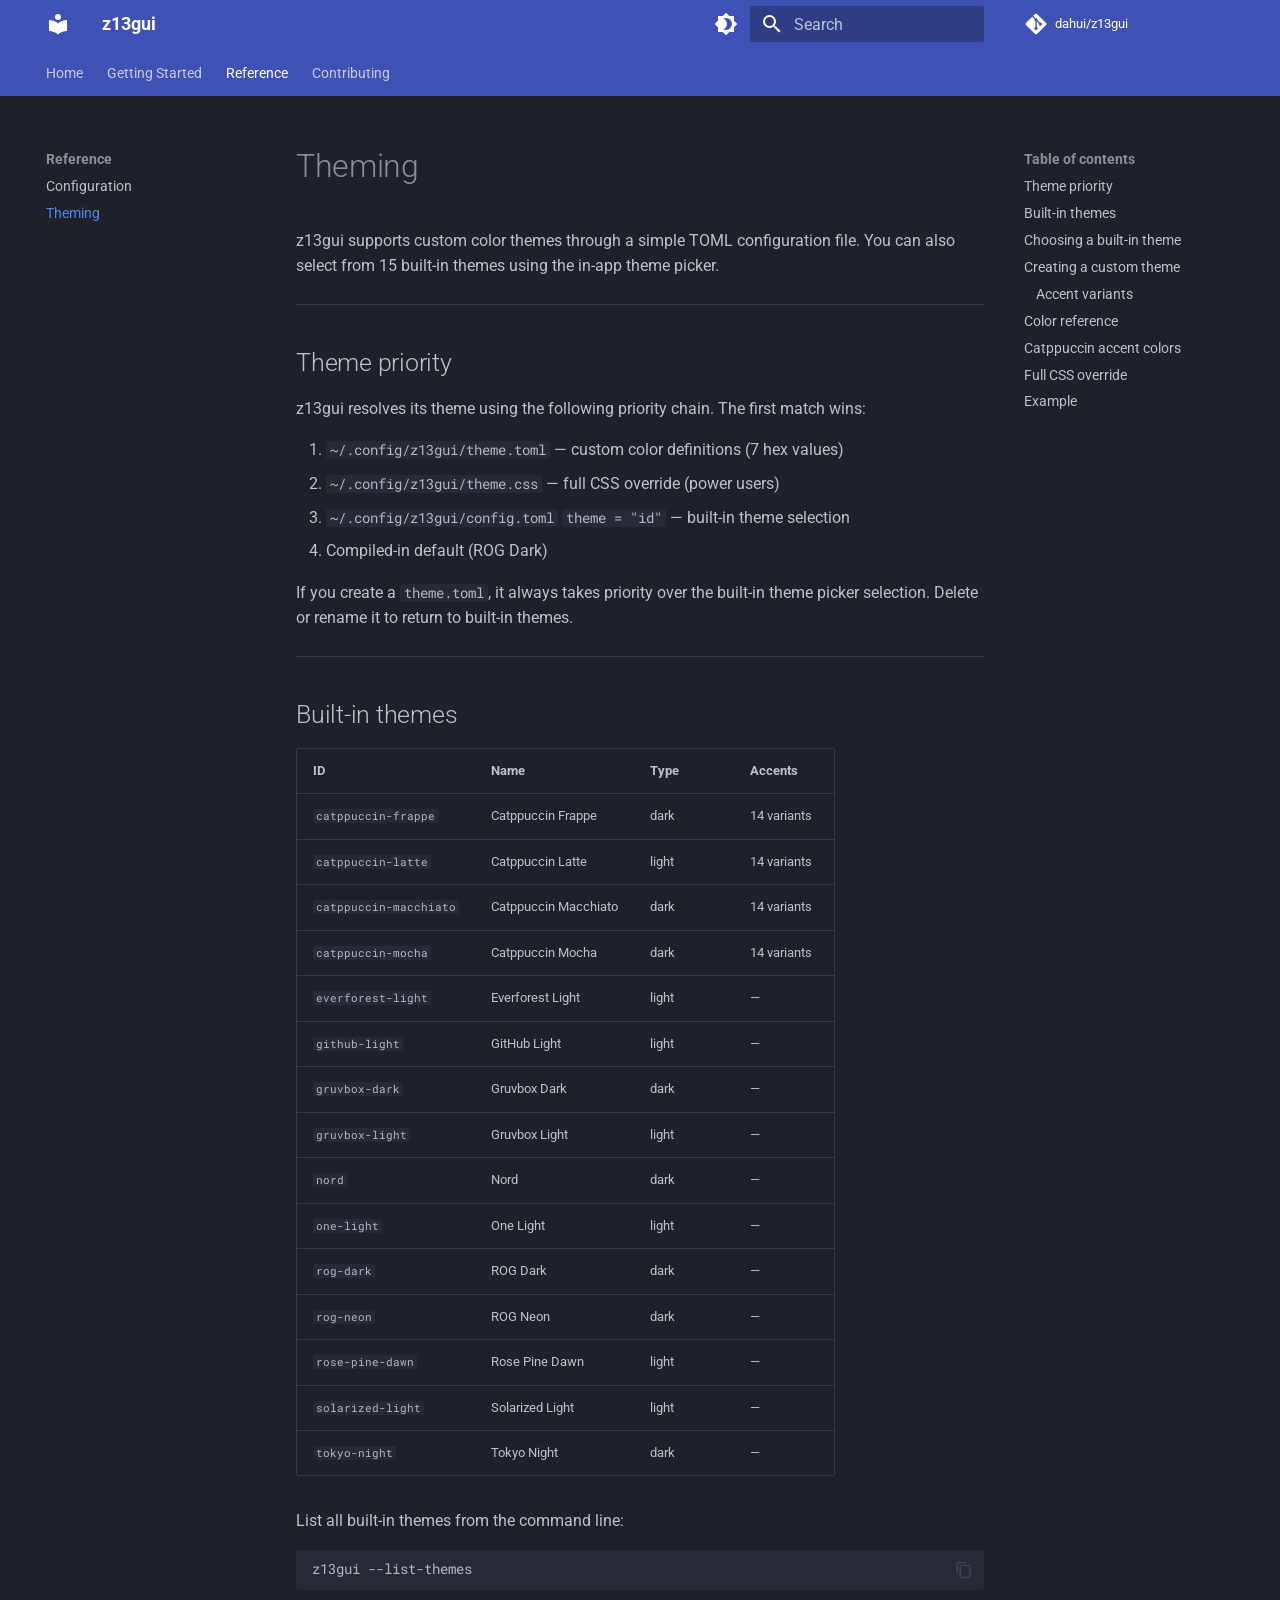
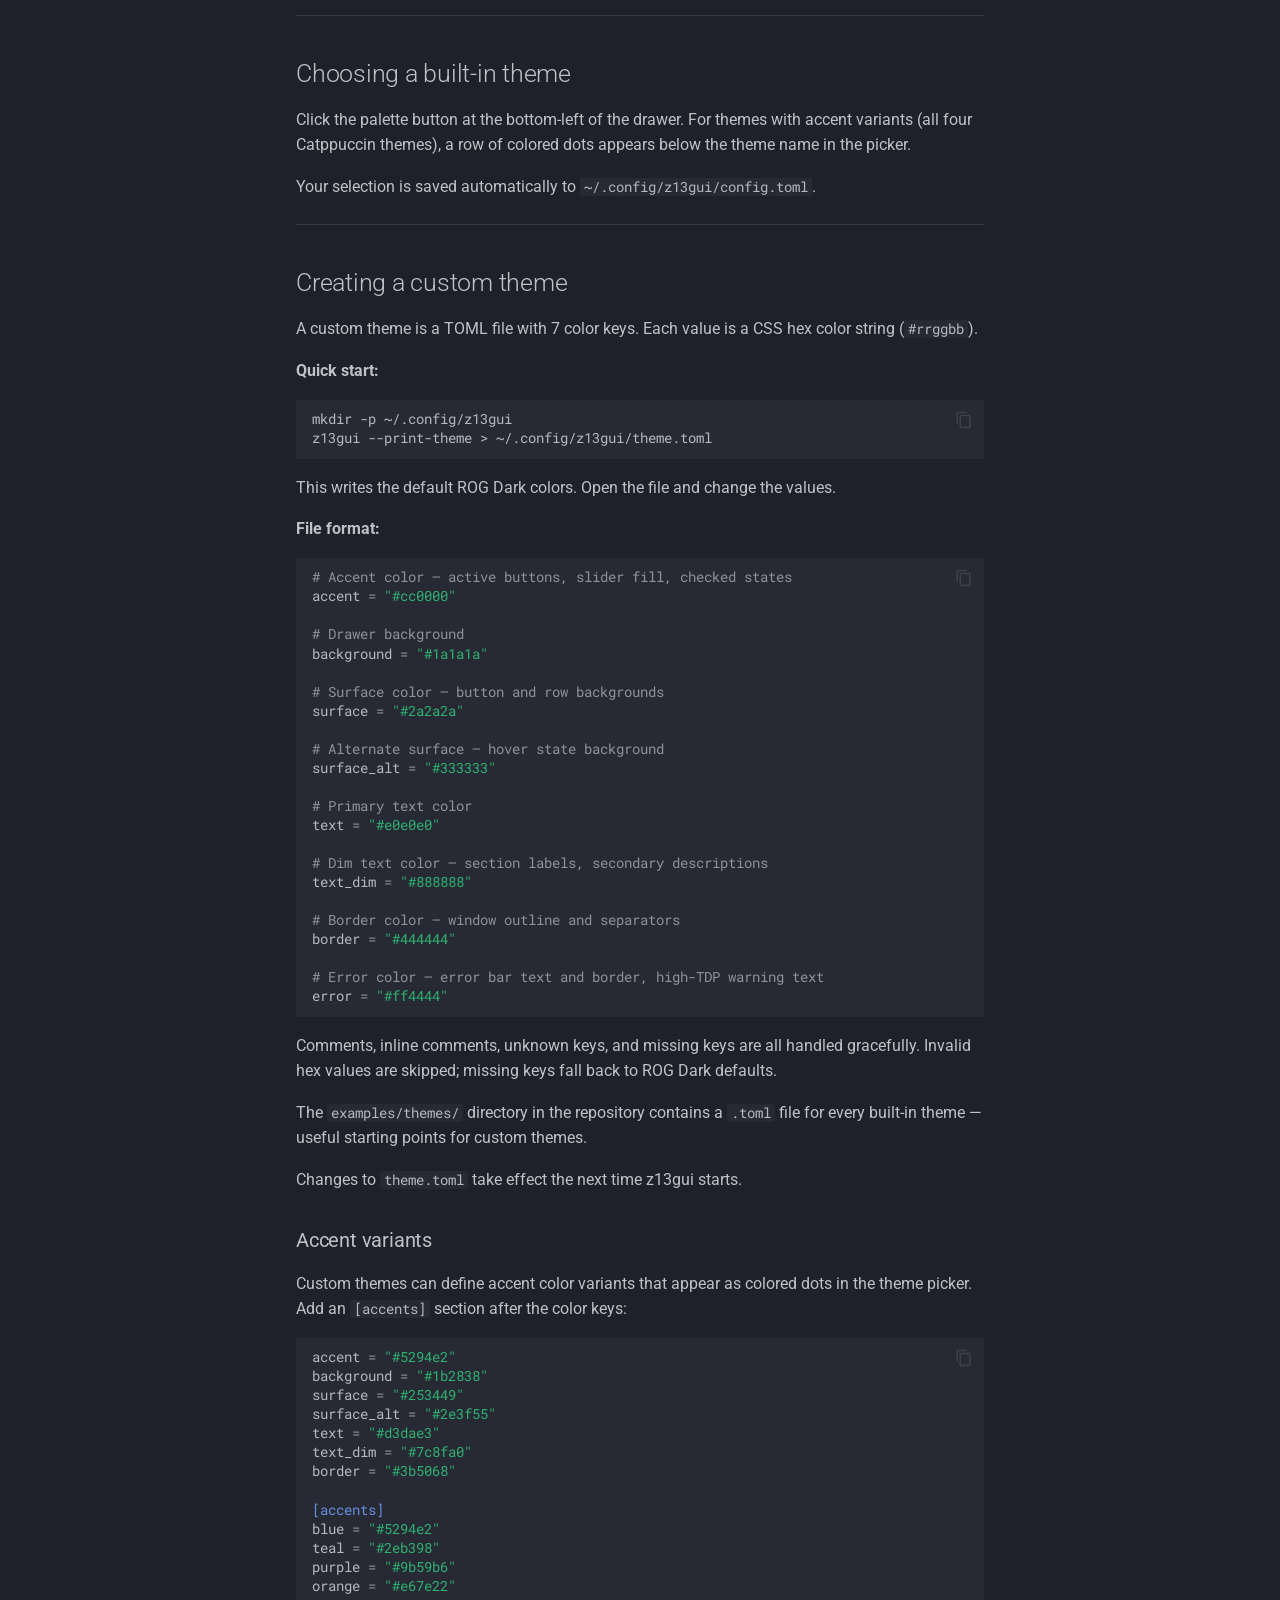
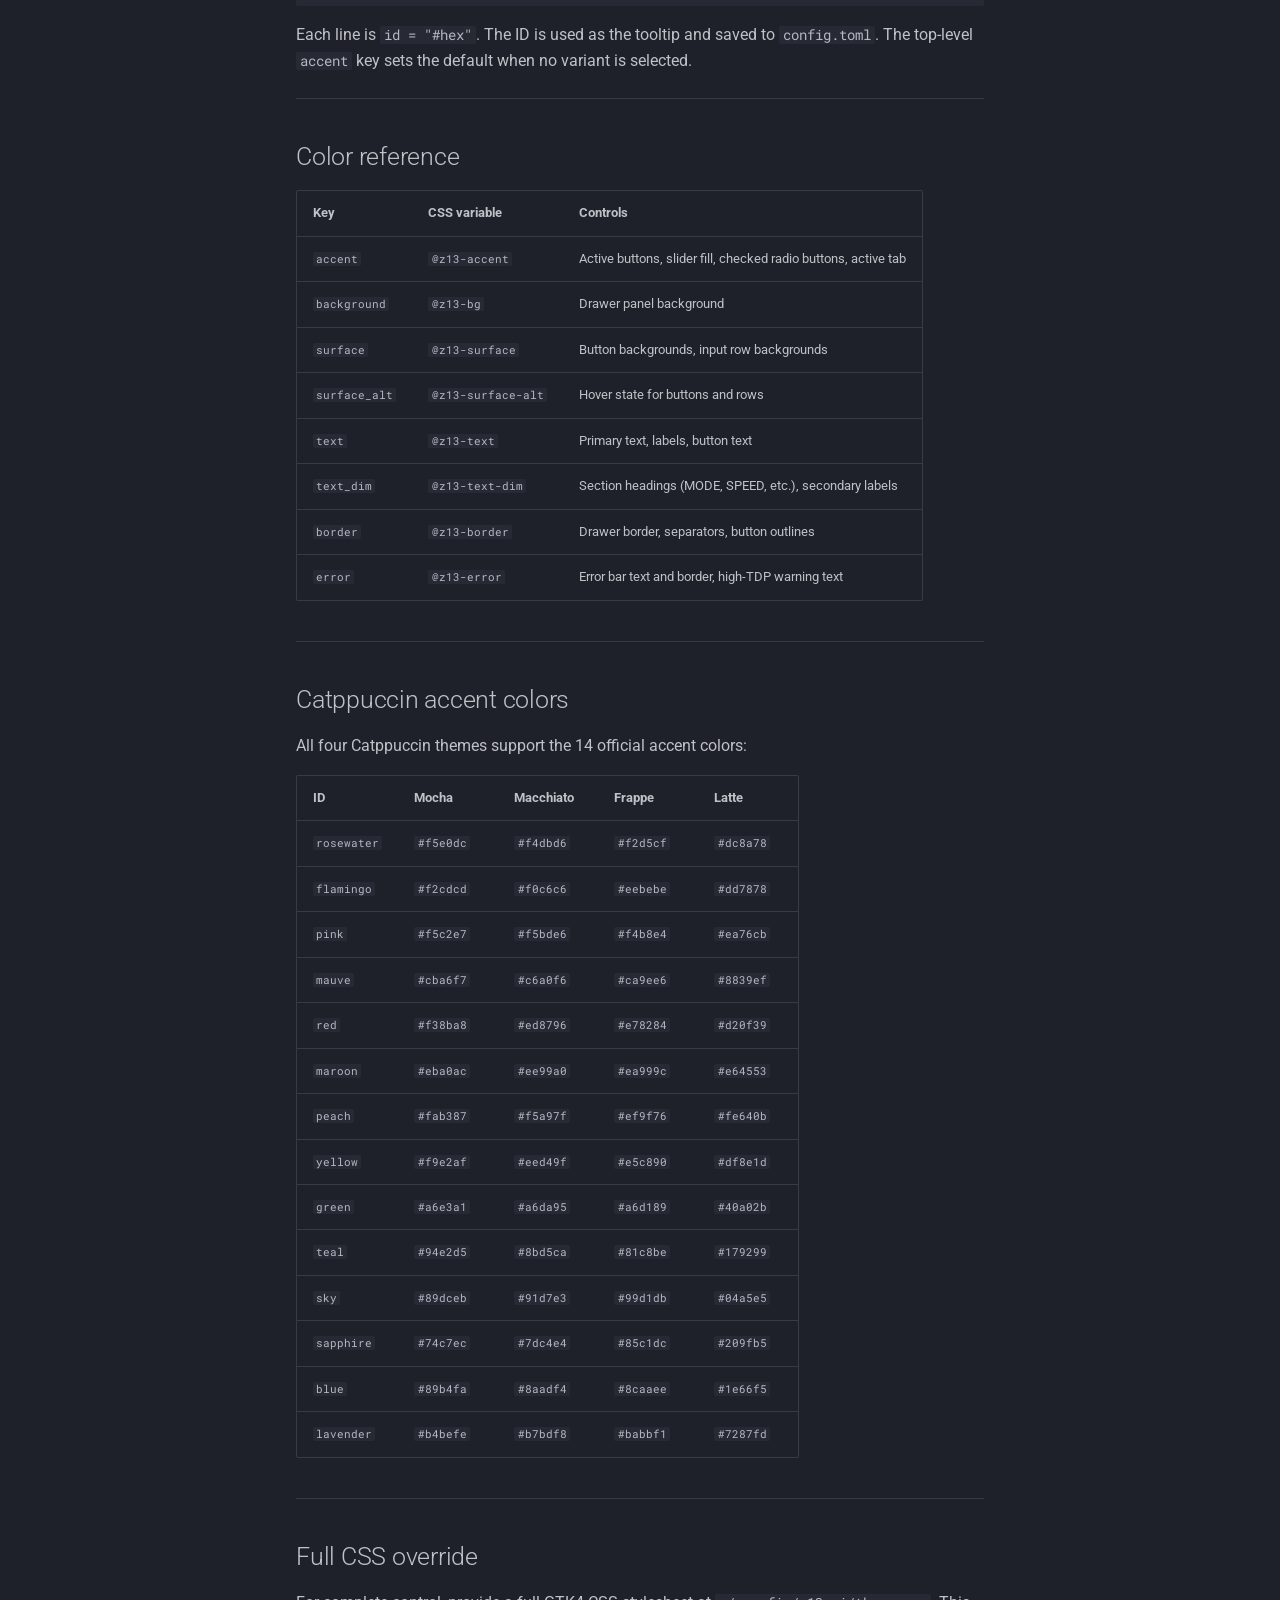
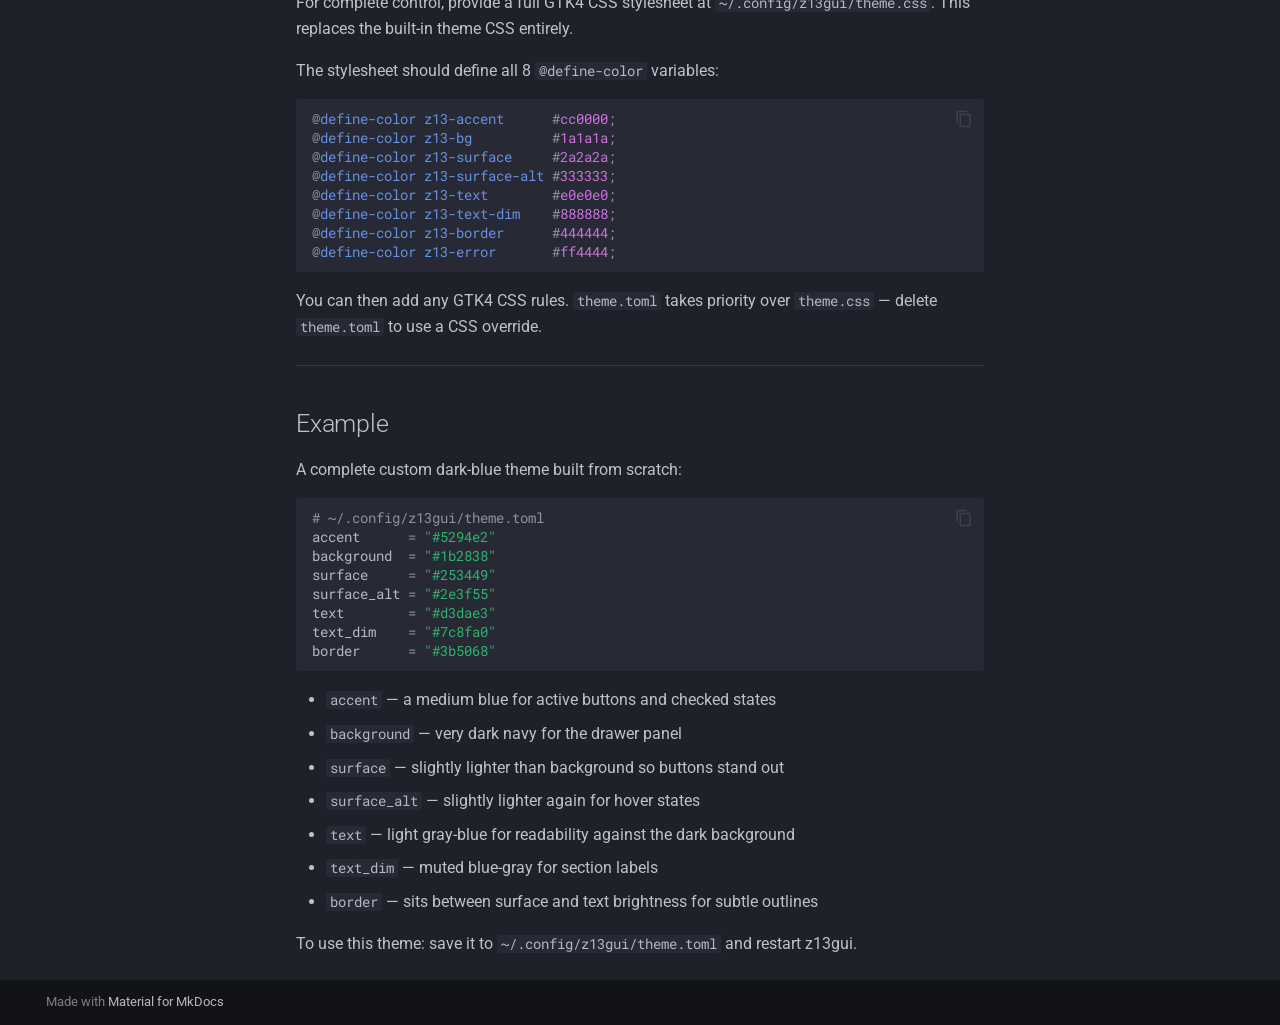
<file: theming/index.html>
<!doctype html>
<html lang="en" class="no-js">
  <head>
    
      <meta charset="utf-8">
      <meta name="viewport" content="width=device-width,initial-scale=1">
      
        <meta name="description" content="GTK4 overlay drawer for z13ctl on Wayland.">
      
      
      
        <link rel="canonical" href="https://dahui.github.io/z13gui/theming/">
      
      
        <link rel="prev" href="../configuration/">
      
      
        <link rel="next" href="../contributing/">
      
      
      <link rel="icon" href="../assets/images/favicon.png">
      <meta name="generator" content="mkdocs-1.6.1, mkdocs-material-9.6.3">
    
    
      
        <title>Theming - z13gui</title>
      
    
    
      <link rel="stylesheet" href="../assets/stylesheets/main.d7758b05.min.css">
      
        
        <link rel="stylesheet" href="../assets/stylesheets/palette.06af60db.min.css">
      
      


    
    
      
    
    
      
        
        
        <link rel="preconnect" href="https://fonts.gstatic.com" crossorigin>
        <link rel="stylesheet" href="https://fonts.googleapis.com/css?family=Roboto:300,300i,400,400i,700,700i%7CRoboto+Mono:400,400i,700,700i&display=fallback">
        <style>:root{--md-text-font:"Roboto";--md-code-font:"Roboto Mono"}</style>
      
    
    
    <script>__md_scope=new URL("..",location),__md_hash=e=>[...e].reduce(((e,_)=>(e<<5)-e+_.charCodeAt(0)),0),__md_get=(e,_=localStorage,t=__md_scope)=>JSON.parse(_.getItem(t.pathname+"."+e)),__md_set=(e,_,t=localStorage,a=__md_scope)=>{try{t.setItem(a.pathname+"."+e,JSON.stringify(_))}catch(e){}}</script>
    
      

    
    
    
  </head>
  
  
    
    
      
    
    
    
    
    <body dir="ltr" data-md-color-scheme="slate" data-md-color-primary="indigo" data-md-color-accent="blue">
  
    
    <input class="md-toggle" data-md-toggle="drawer" type="checkbox" id="__drawer" autocomplete="off">
    <input class="md-toggle" data-md-toggle="search" type="checkbox" id="__search" autocomplete="off">
    <label class="md-overlay" for="__drawer"></label>
    <div data-md-component="skip">
      
        
        <a href="#theming" class="md-skip">
          Skip to content
        </a>
      
    </div>
    <div data-md-component="announce">
      
    </div>
    
    
      

<header class="md-header" data-md-component="header">
  <nav class="md-header__inner md-grid" aria-label="Header">
    <a href=".." title="z13gui" class="md-header__button md-logo" aria-label="z13gui" data-md-component="logo">
      
  
  <svg xmlns="http://www.w3.org/2000/svg" viewBox="0 0 24 24"><path d="M12 8a3 3 0 0 0 3-3 3 3 0 0 0-3-3 3 3 0 0 0-3 3 3 3 0 0 0 3 3m0 3.54C9.64 9.35 6.5 8 3 8v11c3.5 0 6.64 1.35 9 3.54 2.36-2.19 5.5-3.54 9-3.54V8c-3.5 0-6.64 1.35-9 3.54"/></svg>

    </a>
    <label class="md-header__button md-icon" for="__drawer">
      
      <svg xmlns="http://www.w3.org/2000/svg" viewBox="0 0 24 24"><path d="M3 6h18v2H3zm0 5h18v2H3zm0 5h18v2H3z"/></svg>
    </label>
    <div class="md-header__title" data-md-component="header-title">
      <div class="md-header__ellipsis">
        <div class="md-header__topic">
          <span class="md-ellipsis">
            z13gui
          </span>
        </div>
        <div class="md-header__topic" data-md-component="header-topic">
          <span class="md-ellipsis">
            
              Theming
            
          </span>
        </div>
      </div>
    </div>
    
      
        <form class="md-header__option" data-md-component="palette">
  
    
    
    
    <input class="md-option" data-md-color-media="" data-md-color-scheme="slate" data-md-color-primary="indigo" data-md-color-accent="blue"  aria-label="Switch to light mode"  type="radio" name="__palette" id="__palette_0">
    
      <label class="md-header__button md-icon" title="Switch to light mode" for="__palette_1" hidden>
        <svg xmlns="http://www.w3.org/2000/svg" viewBox="0 0 24 24"><path d="M12 18c-.89 0-1.74-.2-2.5-.55C11.56 16.5 13 14.42 13 12s-1.44-4.5-3.5-5.45C10.26 6.2 11.11 6 12 6a6 6 0 0 1 6 6 6 6 0 0 1-6 6m8-9.31V4h-4.69L12 .69 8.69 4H4v4.69L.69 12 4 15.31V20h4.69L12 23.31 15.31 20H20v-4.69L23.31 12z"/></svg>
      </label>
    
  
    
    
    
    <input class="md-option" data-md-color-media="" data-md-color-scheme="default" data-md-color-primary="indigo" data-md-color-accent="blue"  aria-label="Switch to dark mode"  type="radio" name="__palette" id="__palette_1">
    
      <label class="md-header__button md-icon" title="Switch to dark mode" for="__palette_0" hidden>
        <svg xmlns="http://www.w3.org/2000/svg" viewBox="0 0 24 24"><path d="M12 8a4 4 0 0 0-4 4 4 4 0 0 0 4 4 4 4 0 0 0 4-4 4 4 0 0 0-4-4m0 10a6 6 0 0 1-6-6 6 6 0 0 1 6-6 6 6 0 0 1 6 6 6 6 0 0 1-6 6m8-9.31V4h-4.69L12 .69 8.69 4H4v4.69L.69 12 4 15.31V20h4.69L12 23.31 15.31 20H20v-4.69L23.31 12z"/></svg>
      </label>
    
  
</form>
      
    
    
      <script>var palette=__md_get("__palette");if(palette&&palette.color){if("(prefers-color-scheme)"===palette.color.media){var media=matchMedia("(prefers-color-scheme: light)"),input=document.querySelector(media.matches?"[data-md-color-media='(prefers-color-scheme: light)']":"[data-md-color-media='(prefers-color-scheme: dark)']");palette.color.media=input.getAttribute("data-md-color-media"),palette.color.scheme=input.getAttribute("data-md-color-scheme"),palette.color.primary=input.getAttribute("data-md-color-primary"),palette.color.accent=input.getAttribute("data-md-color-accent")}for(var[key,value]of Object.entries(palette.color))document.body.setAttribute("data-md-color-"+key,value)}</script>
    
    
    
      <label class="md-header__button md-icon" for="__search">
        
        <svg xmlns="http://www.w3.org/2000/svg" viewBox="0 0 24 24"><path d="M9.5 3A6.5 6.5 0 0 1 16 9.5c0 1.61-.59 3.09-1.56 4.23l.27.27h.79l5 5-1.5 1.5-5-5v-.79l-.27-.27A6.52 6.52 0 0 1 9.5 16 6.5 6.5 0 0 1 3 9.5 6.5 6.5 0 0 1 9.5 3m0 2C7 5 5 7 5 9.5S7 14 9.5 14 14 12 14 9.5 12 5 9.5 5"/></svg>
      </label>
      <div class="md-search" data-md-component="search" role="dialog">
  <label class="md-search__overlay" for="__search"></label>
  <div class="md-search__inner" role="search">
    <form class="md-search__form" name="search">
      <input type="text" class="md-search__input" name="query" aria-label="Search" placeholder="Search" autocapitalize="off" autocorrect="off" autocomplete="off" spellcheck="false" data-md-component="search-query" required>
      <label class="md-search__icon md-icon" for="__search">
        
        <svg xmlns="http://www.w3.org/2000/svg" viewBox="0 0 24 24"><path d="M9.5 3A6.5 6.5 0 0 1 16 9.5c0 1.61-.59 3.09-1.56 4.23l.27.27h.79l5 5-1.5 1.5-5-5v-.79l-.27-.27A6.52 6.52 0 0 1 9.5 16 6.5 6.5 0 0 1 3 9.5 6.5 6.5 0 0 1 9.5 3m0 2C7 5 5 7 5 9.5S7 14 9.5 14 14 12 14 9.5 12 5 9.5 5"/></svg>
        
        <svg xmlns="http://www.w3.org/2000/svg" viewBox="0 0 24 24"><path d="M20 11v2H8l5.5 5.5-1.42 1.42L4.16 12l7.92-7.92L13.5 5.5 8 11z"/></svg>
      </label>
      <nav class="md-search__options" aria-label="Search">
        
        <button type="reset" class="md-search__icon md-icon" title="Clear" aria-label="Clear" tabindex="-1">
          
          <svg xmlns="http://www.w3.org/2000/svg" viewBox="0 0 24 24"><path d="M19 6.41 17.59 5 12 10.59 6.41 5 5 6.41 10.59 12 5 17.59 6.41 19 12 13.41 17.59 19 19 17.59 13.41 12z"/></svg>
        </button>
      </nav>
      
        <div class="md-search__suggest" data-md-component="search-suggest"></div>
      
    </form>
    <div class="md-search__output">
      <div class="md-search__scrollwrap" tabindex="0" data-md-scrollfix>
        <div class="md-search-result" data-md-component="search-result">
          <div class="md-search-result__meta">
            Initializing search
          </div>
          <ol class="md-search-result__list" role="presentation"></ol>
        </div>
      </div>
    </div>
  </div>
</div>
    
    
      <div class="md-header__source">
        <a href="https://github.com/dahui/z13gui" title="Go to repository" class="md-source" data-md-component="source">
  <div class="md-source__icon md-icon">
    
    <svg xmlns="http://www.w3.org/2000/svg" viewBox="0 0 448 512"><!--! Font Awesome Free 6.7.2 by @fontawesome - https://fontawesome.com License - https://fontawesome.com/license/free (Icons: CC BY 4.0, Fonts: SIL OFL 1.1, Code: MIT License) Copyright 2024 Fonticons, Inc.--><path d="M439.55 236.05 244 40.45a28.87 28.87 0 0 0-40.81 0l-40.66 40.63 51.52 51.52c27.06-9.14 52.68 16.77 43.39 43.68l49.66 49.66c34.23-11.8 61.18 31 35.47 56.69-26.49 26.49-70.21-2.87-56-37.34L240.22 199v121.85c25.3 12.54 22.26 41.85 9.08 55a34.34 34.34 0 0 1-48.55 0c-17.57-17.6-11.07-46.91 11.25-56v-123c-20.8-8.51-24.6-30.74-18.64-45L142.57 101 8.45 235.14a28.86 28.86 0 0 0 0 40.81l195.61 195.6a28.86 28.86 0 0 0 40.8 0l194.69-194.69a28.86 28.86 0 0 0 0-40.81"/></svg>
  </div>
  <div class="md-source__repository">
    dahui/z13gui
  </div>
</a>
      </div>
    
  </nav>
  
</header>
    
    <div class="md-container" data-md-component="container">
      
      
        
          
            
<nav class="md-tabs" aria-label="Tabs" data-md-component="tabs">
  <div class="md-grid">
    <ul class="md-tabs__list">
      
        
  
  
  
    <li class="md-tabs__item">
      <a href=".." class="md-tabs__link">
        
  
    
  
  Home

      </a>
    </li>
  

      
        
  
  
  
    
    
      <li class="md-tabs__item">
        <a href="../installation/" class="md-tabs__link">
          
  
  Getting Started

        </a>
      </li>
    
  

      
        
  
  
    
  
  
    
    
      <li class="md-tabs__item md-tabs__item--active">
        <a href="../configuration/" class="md-tabs__link">
          
  
  Reference

        </a>
      </li>
    
  

      
        
  
  
  
    <li class="md-tabs__item">
      <a href="../contributing/" class="md-tabs__link">
        
  
    
  
  Contributing

      </a>
    </li>
  

      
    </ul>
  </div>
</nav>
          
        
      
      <main class="md-main" data-md-component="main">
        <div class="md-main__inner md-grid">
          
            
              
              <div class="md-sidebar md-sidebar--primary" data-md-component="sidebar" data-md-type="navigation" >
                <div class="md-sidebar__scrollwrap">
                  <div class="md-sidebar__inner">
                    


  


<nav class="md-nav md-nav--primary md-nav--lifted" aria-label="Navigation" data-md-level="0">
  <label class="md-nav__title" for="__drawer">
    <a href=".." title="z13gui" class="md-nav__button md-logo" aria-label="z13gui" data-md-component="logo">
      
  
  <svg xmlns="http://www.w3.org/2000/svg" viewBox="0 0 24 24"><path d="M12 8a3 3 0 0 0 3-3 3 3 0 0 0-3-3 3 3 0 0 0-3 3 3 3 0 0 0 3 3m0 3.54C9.64 9.35 6.5 8 3 8v11c3.5 0 6.64 1.35 9 3.54 2.36-2.19 5.5-3.54 9-3.54V8c-3.5 0-6.64 1.35-9 3.54"/></svg>

    </a>
    z13gui
  </label>
  
    <div class="md-nav__source">
      <a href="https://github.com/dahui/z13gui" title="Go to repository" class="md-source" data-md-component="source">
  <div class="md-source__icon md-icon">
    
    <svg xmlns="http://www.w3.org/2000/svg" viewBox="0 0 448 512"><!--! Font Awesome Free 6.7.2 by @fontawesome - https://fontawesome.com License - https://fontawesome.com/license/free (Icons: CC BY 4.0, Fonts: SIL OFL 1.1, Code: MIT License) Copyright 2024 Fonticons, Inc.--><path d="M439.55 236.05 244 40.45a28.87 28.87 0 0 0-40.81 0l-40.66 40.63 51.52 51.52c27.06-9.14 52.68 16.77 43.39 43.68l49.66 49.66c34.23-11.8 61.18 31 35.47 56.69-26.49 26.49-70.21-2.87-56-37.34L240.22 199v121.85c25.3 12.54 22.26 41.85 9.08 55a34.34 34.34 0 0 1-48.55 0c-17.57-17.6-11.07-46.91 11.25-56v-123c-20.8-8.51-24.6-30.74-18.64-45L142.57 101 8.45 235.14a28.86 28.86 0 0 0 0 40.81l195.61 195.6a28.86 28.86 0 0 0 40.8 0l194.69-194.69a28.86 28.86 0 0 0 0-40.81"/></svg>
  </div>
  <div class="md-source__repository">
    dahui/z13gui
  </div>
</a>
    </div>
  
  <ul class="md-nav__list" data-md-scrollfix>
    
      
      
  
  
  
  
    <li class="md-nav__item">
      <a href=".." class="md-nav__link">
        
  
  <span class="md-ellipsis">
    Home
    
  </span>
  

      </a>
    </li>
  

    
      
      
  
  
  
  
    
    
    
      
      
        
      
    
    
    <li class="md-nav__item md-nav__item--nested">
      
        
        
        <input class="md-nav__toggle md-toggle " type="checkbox" id="__nav_2" >
        
          
          <label class="md-nav__link" for="__nav_2" id="__nav_2_label" tabindex="0">
            
  
  <span class="md-ellipsis">
    Getting Started
    
  </span>
  

            <span class="md-nav__icon md-icon"></span>
          </label>
        
        <nav class="md-nav" data-md-level="1" aria-labelledby="__nav_2_label" aria-expanded="false">
          <label class="md-nav__title" for="__nav_2">
            <span class="md-nav__icon md-icon"></span>
            Getting Started
          </label>
          <ul class="md-nav__list" data-md-scrollfix>
            
              
                
  
  
  
  
    <li class="md-nav__item">
      <a href="../installation/" class="md-nav__link">
        
  
  <span class="md-ellipsis">
    Installation
    
  </span>
  

      </a>
    </li>
  

              
            
              
                
  
  
  
  
    <li class="md-nav__item">
      <a href="../getting-started/" class="md-nav__link">
        
  
  <span class="md-ellipsis">
    Quick Start
    
  </span>
  

      </a>
    </li>
  

              
            
          </ul>
        </nav>
      
    </li>
  

    
      
      
  
  
    
  
  
  
    
    
    
      
        
        
      
      
        
      
    
    
    <li class="md-nav__item md-nav__item--active md-nav__item--section md-nav__item--nested">
      
        
        
        <input class="md-nav__toggle md-toggle " type="checkbox" id="__nav_3" checked>
        
          
          <label class="md-nav__link" for="__nav_3" id="__nav_3_label" tabindex="">
            
  
  <span class="md-ellipsis">
    Reference
    
  </span>
  

            <span class="md-nav__icon md-icon"></span>
          </label>
        
        <nav class="md-nav" data-md-level="1" aria-labelledby="__nav_3_label" aria-expanded="true">
          <label class="md-nav__title" for="__nav_3">
            <span class="md-nav__icon md-icon"></span>
            Reference
          </label>
          <ul class="md-nav__list" data-md-scrollfix>
            
              
                
  
  
  
  
    <li class="md-nav__item">
      <a href="../configuration/" class="md-nav__link">
        
  
  <span class="md-ellipsis">
    Configuration
    
  </span>
  

      </a>
    </li>
  

              
            
              
                
  
  
    
  
  
  
    <li class="md-nav__item md-nav__item--active">
      
      <input class="md-nav__toggle md-toggle" type="checkbox" id="__toc">
      
      
        
      
      
        <label class="md-nav__link md-nav__link--active" for="__toc">
          
  
  <span class="md-ellipsis">
    Theming
    
  </span>
  

          <span class="md-nav__icon md-icon"></span>
        </label>
      
      <a href="./" class="md-nav__link md-nav__link--active">
        
  
  <span class="md-ellipsis">
    Theming
    
  </span>
  

      </a>
      
        

<nav class="md-nav md-nav--secondary" aria-label="Table of contents">
  
  
  
    
  
  
    <label class="md-nav__title" for="__toc">
      <span class="md-nav__icon md-icon"></span>
      Table of contents
    </label>
    <ul class="md-nav__list" data-md-component="toc" data-md-scrollfix>
      
        <li class="md-nav__item">
  <a href="#theme-priority" class="md-nav__link">
    <span class="md-ellipsis">
      Theme priority
    </span>
  </a>
  
</li>
      
        <li class="md-nav__item">
  <a href="#built-in-themes" class="md-nav__link">
    <span class="md-ellipsis">
      Built-in themes
    </span>
  </a>
  
</li>
      
        <li class="md-nav__item">
  <a href="#choosing-a-built-in-theme" class="md-nav__link">
    <span class="md-ellipsis">
      Choosing a built-in theme
    </span>
  </a>
  
</li>
      
        <li class="md-nav__item">
  <a href="#creating-a-custom-theme" class="md-nav__link">
    <span class="md-ellipsis">
      Creating a custom theme
    </span>
  </a>
  
    <nav class="md-nav" aria-label="Creating a custom theme">
      <ul class="md-nav__list">
        
          <li class="md-nav__item">
  <a href="#accent-variants" class="md-nav__link">
    <span class="md-ellipsis">
      Accent variants
    </span>
  </a>
  
</li>
        
      </ul>
    </nav>
  
</li>
      
        <li class="md-nav__item">
  <a href="#color-reference" class="md-nav__link">
    <span class="md-ellipsis">
      Color reference
    </span>
  </a>
  
</li>
      
        <li class="md-nav__item">
  <a href="#catppuccin-accent-colors" class="md-nav__link">
    <span class="md-ellipsis">
      Catppuccin accent colors
    </span>
  </a>
  
</li>
      
        <li class="md-nav__item">
  <a href="#full-css-override" class="md-nav__link">
    <span class="md-ellipsis">
      Full CSS override
    </span>
  </a>
  
</li>
      
        <li class="md-nav__item">
  <a href="#example" class="md-nav__link">
    <span class="md-ellipsis">
      Example
    </span>
  </a>
  
</li>
      
    </ul>
  
</nav>
      
    </li>
  

              
            
          </ul>
        </nav>
      
    </li>
  

    
      
      
  
  
  
  
    <li class="md-nav__item">
      <a href="../contributing/" class="md-nav__link">
        
  
  <span class="md-ellipsis">
    Contributing
    
  </span>
  

      </a>
    </li>
  

    
  </ul>
</nav>
                  </div>
                </div>
              </div>
            
            
              
              <div class="md-sidebar md-sidebar--secondary" data-md-component="sidebar" data-md-type="toc" >
                <div class="md-sidebar__scrollwrap">
                  <div class="md-sidebar__inner">
                    

<nav class="md-nav md-nav--secondary" aria-label="Table of contents">
  
  
  
    
  
  
    <label class="md-nav__title" for="__toc">
      <span class="md-nav__icon md-icon"></span>
      Table of contents
    </label>
    <ul class="md-nav__list" data-md-component="toc" data-md-scrollfix>
      
        <li class="md-nav__item">
  <a href="#theme-priority" class="md-nav__link">
    <span class="md-ellipsis">
      Theme priority
    </span>
  </a>
  
</li>
      
        <li class="md-nav__item">
  <a href="#built-in-themes" class="md-nav__link">
    <span class="md-ellipsis">
      Built-in themes
    </span>
  </a>
  
</li>
      
        <li class="md-nav__item">
  <a href="#choosing-a-built-in-theme" class="md-nav__link">
    <span class="md-ellipsis">
      Choosing a built-in theme
    </span>
  </a>
  
</li>
      
        <li class="md-nav__item">
  <a href="#creating-a-custom-theme" class="md-nav__link">
    <span class="md-ellipsis">
      Creating a custom theme
    </span>
  </a>
  
    <nav class="md-nav" aria-label="Creating a custom theme">
      <ul class="md-nav__list">
        
          <li class="md-nav__item">
  <a href="#accent-variants" class="md-nav__link">
    <span class="md-ellipsis">
      Accent variants
    </span>
  </a>
  
</li>
        
      </ul>
    </nav>
  
</li>
      
        <li class="md-nav__item">
  <a href="#color-reference" class="md-nav__link">
    <span class="md-ellipsis">
      Color reference
    </span>
  </a>
  
</li>
      
        <li class="md-nav__item">
  <a href="#catppuccin-accent-colors" class="md-nav__link">
    <span class="md-ellipsis">
      Catppuccin accent colors
    </span>
  </a>
  
</li>
      
        <li class="md-nav__item">
  <a href="#full-css-override" class="md-nav__link">
    <span class="md-ellipsis">
      Full CSS override
    </span>
  </a>
  
</li>
      
        <li class="md-nav__item">
  <a href="#example" class="md-nav__link">
    <span class="md-ellipsis">
      Example
    </span>
  </a>
  
</li>
      
    </ul>
  
</nav>
                  </div>
                </div>
              </div>
            
          
          
            <div class="md-content" data-md-component="content">
              <article class="md-content__inner md-typeset">
                
                  


  
  


<h1 id="theming">Theming</h1>
<p>z13gui supports custom color themes through a simple TOML configuration file.
You can also select from 15 built-in themes using the in-app theme picker.</p>
<hr />
<h2 id="theme-priority">Theme priority</h2>
<p>z13gui resolves its theme using the following priority chain. The first match wins:</p>
<ol>
<li><code>~/.config/z13gui/theme.toml</code> — custom color definitions (7 hex values)</li>
<li><code>~/.config/z13gui/theme.css</code> — full CSS override (power users)</li>
<li><code>~/.config/z13gui/config.toml</code> <code>theme = "id"</code> — built-in theme selection</li>
<li>Compiled-in default (ROG Dark)</li>
</ol>
<p>If you create a <code>theme.toml</code>, it always takes priority over the built-in theme
picker selection. Delete or rename it to return to built-in themes.</p>
<hr />
<h2 id="built-in-themes">Built-in themes</h2>
<table>
<thead>
<tr>
<th>ID</th>
<th>Name</th>
<th>Type</th>
<th>Accents</th>
</tr>
</thead>
<tbody>
<tr>
<td><code>catppuccin-frappe</code></td>
<td>Catppuccin Frappe</td>
<td>dark</td>
<td>14 variants</td>
</tr>
<tr>
<td><code>catppuccin-latte</code></td>
<td>Catppuccin Latte</td>
<td>light</td>
<td>14 variants</td>
</tr>
<tr>
<td><code>catppuccin-macchiato</code></td>
<td>Catppuccin Macchiato</td>
<td>dark</td>
<td>14 variants</td>
</tr>
<tr>
<td><code>catppuccin-mocha</code></td>
<td>Catppuccin Mocha</td>
<td>dark</td>
<td>14 variants</td>
</tr>
<tr>
<td><code>everforest-light</code></td>
<td>Everforest Light</td>
<td>light</td>
<td>—</td>
</tr>
<tr>
<td><code>github-light</code></td>
<td>GitHub Light</td>
<td>light</td>
<td>—</td>
</tr>
<tr>
<td><code>gruvbox-dark</code></td>
<td>Gruvbox Dark</td>
<td>dark</td>
<td>—</td>
</tr>
<tr>
<td><code>gruvbox-light</code></td>
<td>Gruvbox Light</td>
<td>light</td>
<td>—</td>
</tr>
<tr>
<td><code>nord</code></td>
<td>Nord</td>
<td>dark</td>
<td>—</td>
</tr>
<tr>
<td><code>one-light</code></td>
<td>One Light</td>
<td>light</td>
<td>—</td>
</tr>
<tr>
<td><code>rog-dark</code></td>
<td>ROG Dark</td>
<td>dark</td>
<td>—</td>
</tr>
<tr>
<td><code>rog-neon</code></td>
<td>ROG Neon</td>
<td>dark</td>
<td>—</td>
</tr>
<tr>
<td><code>rose-pine-dawn</code></td>
<td>Rose Pine Dawn</td>
<td>light</td>
<td>—</td>
</tr>
<tr>
<td><code>solarized-light</code></td>
<td>Solarized Light</td>
<td>light</td>
<td>—</td>
</tr>
<tr>
<td><code>tokyo-night</code></td>
<td>Tokyo Night</td>
<td>dark</td>
<td>—</td>
</tr>
</tbody>
</table>
<p>List all built-in themes from the command line:</p>
<div class="highlight"><pre><span></span><code><a id="__codelineno-0-1" name="__codelineno-0-1" href="#__codelineno-0-1"></a>z13gui<span class="w"> </span>--list-themes
</code></pre></div>
<hr />
<h2 id="choosing-a-built-in-theme">Choosing a built-in theme</h2>
<p>Click the palette button at the bottom-left of the drawer. For themes with
accent variants (all four Catppuccin themes), a row of colored dots appears
below the theme name in the picker.</p>
<p>Your selection is saved automatically to <code>~/.config/z13gui/config.toml</code>.</p>
<hr />
<h2 id="creating-a-custom-theme">Creating a custom theme</h2>
<p>A custom theme is a TOML file with 7 color keys. Each value is a CSS hex
color string (<code>#rrggbb</code>).</p>
<p><strong>Quick start:</strong></p>
<div class="highlight"><pre><span></span><code><a id="__codelineno-1-1" name="__codelineno-1-1" href="#__codelineno-1-1"></a>mkdir<span class="w"> </span>-p<span class="w"> </span>~/.config/z13gui
<a id="__codelineno-1-2" name="__codelineno-1-2" href="#__codelineno-1-2"></a>z13gui<span class="w"> </span>--print-theme<span class="w"> </span>&gt;<span class="w"> </span>~/.config/z13gui/theme.toml
</code></pre></div>
<p>This writes the default ROG Dark colors. Open the file and change the values.</p>
<p><strong>File format:</strong></p>
<div class="highlight"><pre><span></span><code><a id="__codelineno-2-1" name="__codelineno-2-1" href="#__codelineno-2-1"></a><span class="c1"># Accent color — active buttons, slider fill, checked states</span>
<a id="__codelineno-2-2" name="__codelineno-2-2" href="#__codelineno-2-2"></a><span class="n">accent</span><span class="w"> </span><span class="o">=</span><span class="w"> </span><span class="s2">"#cc0000"</span>
<a id="__codelineno-2-3" name="__codelineno-2-3" href="#__codelineno-2-3"></a>
<a id="__codelineno-2-4" name="__codelineno-2-4" href="#__codelineno-2-4"></a><span class="c1"># Drawer background</span>
<a id="__codelineno-2-5" name="__codelineno-2-5" href="#__codelineno-2-5"></a><span class="n">background</span><span class="w"> </span><span class="o">=</span><span class="w"> </span><span class="s2">"#1a1a1a"</span>
<a id="__codelineno-2-6" name="__codelineno-2-6" href="#__codelineno-2-6"></a>
<a id="__codelineno-2-7" name="__codelineno-2-7" href="#__codelineno-2-7"></a><span class="c1"># Surface color — button and row backgrounds</span>
<a id="__codelineno-2-8" name="__codelineno-2-8" href="#__codelineno-2-8"></a><span class="n">surface</span><span class="w"> </span><span class="o">=</span><span class="w"> </span><span class="s2">"#2a2a2a"</span>
<a id="__codelineno-2-9" name="__codelineno-2-9" href="#__codelineno-2-9"></a>
<a id="__codelineno-2-10" name="__codelineno-2-10" href="#__codelineno-2-10"></a><span class="c1"># Alternate surface — hover state background</span>
<a id="__codelineno-2-11" name="__codelineno-2-11" href="#__codelineno-2-11"></a><span class="n">surface_alt</span><span class="w"> </span><span class="o">=</span><span class="w"> </span><span class="s2">"#333333"</span>
<a id="__codelineno-2-12" name="__codelineno-2-12" href="#__codelineno-2-12"></a>
<a id="__codelineno-2-13" name="__codelineno-2-13" href="#__codelineno-2-13"></a><span class="c1"># Primary text color</span>
<a id="__codelineno-2-14" name="__codelineno-2-14" href="#__codelineno-2-14"></a><span class="n">text</span><span class="w"> </span><span class="o">=</span><span class="w"> </span><span class="s2">"#e0e0e0"</span>
<a id="__codelineno-2-15" name="__codelineno-2-15" href="#__codelineno-2-15"></a>
<a id="__codelineno-2-16" name="__codelineno-2-16" href="#__codelineno-2-16"></a><span class="c1"># Dim text color — section labels, secondary descriptions</span>
<a id="__codelineno-2-17" name="__codelineno-2-17" href="#__codelineno-2-17"></a><span class="n">text_dim</span><span class="w"> </span><span class="o">=</span><span class="w"> </span><span class="s2">"#888888"</span>
<a id="__codelineno-2-18" name="__codelineno-2-18" href="#__codelineno-2-18"></a>
<a id="__codelineno-2-19" name="__codelineno-2-19" href="#__codelineno-2-19"></a><span class="c1"># Border color — window outline and separators</span>
<a id="__codelineno-2-20" name="__codelineno-2-20" href="#__codelineno-2-20"></a><span class="n">border</span><span class="w"> </span><span class="o">=</span><span class="w"> </span><span class="s2">"#444444"</span>
<a id="__codelineno-2-21" name="__codelineno-2-21" href="#__codelineno-2-21"></a>
<a id="__codelineno-2-22" name="__codelineno-2-22" href="#__codelineno-2-22"></a><span class="c1"># Error color — error bar text and border, high-TDP warning text</span>
<a id="__codelineno-2-23" name="__codelineno-2-23" href="#__codelineno-2-23"></a><span class="n">error</span><span class="w"> </span><span class="o">=</span><span class="w"> </span><span class="s2">"#ff4444"</span>
</code></pre></div>
<p>Comments, inline comments, unknown keys, and missing keys are all handled
gracefully. Invalid hex values are skipped; missing keys fall back to ROG Dark
defaults.</p>
<p>The <code>examples/themes/</code> directory in the repository contains a <code>.toml</code> file for
every built-in theme — useful starting points for custom themes.</p>
<p>Changes to <code>theme.toml</code> take effect the next time z13gui starts.</p>
<h3 id="accent-variants">Accent variants</h3>
<p>Custom themes can define accent color variants that appear as colored dots in
the theme picker. Add an <code>[accents]</code> section after the color keys:</p>
<div class="highlight"><pre><span></span><code><a id="__codelineno-3-1" name="__codelineno-3-1" href="#__codelineno-3-1"></a><span class="n">accent</span><span class="w"> </span><span class="o">=</span><span class="w"> </span><span class="s2">"#5294e2"</span>
<a id="__codelineno-3-2" name="__codelineno-3-2" href="#__codelineno-3-2"></a><span class="n">background</span><span class="w"> </span><span class="o">=</span><span class="w"> </span><span class="s2">"#1b2838"</span>
<a id="__codelineno-3-3" name="__codelineno-3-3" href="#__codelineno-3-3"></a><span class="n">surface</span><span class="w"> </span><span class="o">=</span><span class="w"> </span><span class="s2">"#253449"</span>
<a id="__codelineno-3-4" name="__codelineno-3-4" href="#__codelineno-3-4"></a><span class="n">surface_alt</span><span class="w"> </span><span class="o">=</span><span class="w"> </span><span class="s2">"#2e3f55"</span>
<a id="__codelineno-3-5" name="__codelineno-3-5" href="#__codelineno-3-5"></a><span class="n">text</span><span class="w"> </span><span class="o">=</span><span class="w"> </span><span class="s2">"#d3dae3"</span>
<a id="__codelineno-3-6" name="__codelineno-3-6" href="#__codelineno-3-6"></a><span class="n">text_dim</span><span class="w"> </span><span class="o">=</span><span class="w"> </span><span class="s2">"#7c8fa0"</span>
<a id="__codelineno-3-7" name="__codelineno-3-7" href="#__codelineno-3-7"></a><span class="n">border</span><span class="w"> </span><span class="o">=</span><span class="w"> </span><span class="s2">"#3b5068"</span>
<a id="__codelineno-3-8" name="__codelineno-3-8" href="#__codelineno-3-8"></a>
<a id="__codelineno-3-9" name="__codelineno-3-9" href="#__codelineno-3-9"></a><span class="k">[accents]</span>
<a id="__codelineno-3-10" name="__codelineno-3-10" href="#__codelineno-3-10"></a><span class="n">blue</span><span class="w"> </span><span class="o">=</span><span class="w"> </span><span class="s2">"#5294e2"</span>
<a id="__codelineno-3-11" name="__codelineno-3-11" href="#__codelineno-3-11"></a><span class="n">teal</span><span class="w"> </span><span class="o">=</span><span class="w"> </span><span class="s2">"#2eb398"</span>
<a id="__codelineno-3-12" name="__codelineno-3-12" href="#__codelineno-3-12"></a><span class="n">purple</span><span class="w"> </span><span class="o">=</span><span class="w"> </span><span class="s2">"#9b59b6"</span>
<a id="__codelineno-3-13" name="__codelineno-3-13" href="#__codelineno-3-13"></a><span class="n">orange</span><span class="w"> </span><span class="o">=</span><span class="w"> </span><span class="s2">"#e67e22"</span>
</code></pre></div>
<p>Each line is <code>id = "#hex"</code>. The ID is used as the tooltip and saved to
<code>config.toml</code>. The top-level <code>accent</code> key sets the default when no variant is
selected.</p>
<hr />
<h2 id="color-reference">Color reference</h2>
<table>
<thead>
<tr>
<th>Key</th>
<th>CSS variable</th>
<th>Controls</th>
</tr>
</thead>
<tbody>
<tr>
<td><code>accent</code></td>
<td><code>@z13-accent</code></td>
<td>Active buttons, slider fill, checked radio buttons, active tab</td>
</tr>
<tr>
<td><code>background</code></td>
<td><code>@z13-bg</code></td>
<td>Drawer panel background</td>
</tr>
<tr>
<td><code>surface</code></td>
<td><code>@z13-surface</code></td>
<td>Button backgrounds, input row backgrounds</td>
</tr>
<tr>
<td><code>surface_alt</code></td>
<td><code>@z13-surface-alt</code></td>
<td>Hover state for buttons and rows</td>
</tr>
<tr>
<td><code>text</code></td>
<td><code>@z13-text</code></td>
<td>Primary text, labels, button text</td>
</tr>
<tr>
<td><code>text_dim</code></td>
<td><code>@z13-text-dim</code></td>
<td>Section headings (MODE, SPEED, etc.), secondary labels</td>
</tr>
<tr>
<td><code>border</code></td>
<td><code>@z13-border</code></td>
<td>Drawer border, separators, button outlines</td>
</tr>
<tr>
<td><code>error</code></td>
<td><code>@z13-error</code></td>
<td>Error bar text and border, high-TDP warning text</td>
</tr>
</tbody>
</table>
<hr />
<h2 id="catppuccin-accent-colors">Catppuccin accent colors</h2>
<p>All four Catppuccin themes support the 14 official accent colors:</p>
<table>
<thead>
<tr>
<th>ID</th>
<th>Mocha</th>
<th>Macchiato</th>
<th>Frappe</th>
<th>Latte</th>
</tr>
</thead>
<tbody>
<tr>
<td><code>rosewater</code></td>
<td><code>#f5e0dc</code></td>
<td><code>#f4dbd6</code></td>
<td><code>#f2d5cf</code></td>
<td><code>#dc8a78</code></td>
</tr>
<tr>
<td><code>flamingo</code></td>
<td><code>#f2cdcd</code></td>
<td><code>#f0c6c6</code></td>
<td><code>#eebebe</code></td>
<td><code>#dd7878</code></td>
</tr>
<tr>
<td><code>pink</code></td>
<td><code>#f5c2e7</code></td>
<td><code>#f5bde6</code></td>
<td><code>#f4b8e4</code></td>
<td><code>#ea76cb</code></td>
</tr>
<tr>
<td><code>mauve</code></td>
<td><code>#cba6f7</code></td>
<td><code>#c6a0f6</code></td>
<td><code>#ca9ee6</code></td>
<td><code>#8839ef</code></td>
</tr>
<tr>
<td><code>red</code></td>
<td><code>#f38ba8</code></td>
<td><code>#ed8796</code></td>
<td><code>#e78284</code></td>
<td><code>#d20f39</code></td>
</tr>
<tr>
<td><code>maroon</code></td>
<td><code>#eba0ac</code></td>
<td><code>#ee99a0</code></td>
<td><code>#ea999c</code></td>
<td><code>#e64553</code></td>
</tr>
<tr>
<td><code>peach</code></td>
<td><code>#fab387</code></td>
<td><code>#f5a97f</code></td>
<td><code>#ef9f76</code></td>
<td><code>#fe640b</code></td>
</tr>
<tr>
<td><code>yellow</code></td>
<td><code>#f9e2af</code></td>
<td><code>#eed49f</code></td>
<td><code>#e5c890</code></td>
<td><code>#df8e1d</code></td>
</tr>
<tr>
<td><code>green</code></td>
<td><code>#a6e3a1</code></td>
<td><code>#a6da95</code></td>
<td><code>#a6d189</code></td>
<td><code>#40a02b</code></td>
</tr>
<tr>
<td><code>teal</code></td>
<td><code>#94e2d5</code></td>
<td><code>#8bd5ca</code></td>
<td><code>#81c8be</code></td>
<td><code>#179299</code></td>
</tr>
<tr>
<td><code>sky</code></td>
<td><code>#89dceb</code></td>
<td><code>#91d7e3</code></td>
<td><code>#99d1db</code></td>
<td><code>#04a5e5</code></td>
</tr>
<tr>
<td><code>sapphire</code></td>
<td><code>#74c7ec</code></td>
<td><code>#7dc4e4</code></td>
<td><code>#85c1dc</code></td>
<td><code>#209fb5</code></td>
</tr>
<tr>
<td><code>blue</code></td>
<td><code>#89b4fa</code></td>
<td><code>#8aadf4</code></td>
<td><code>#8caaee</code></td>
<td><code>#1e66f5</code></td>
</tr>
<tr>
<td><code>lavender</code></td>
<td><code>#b4befe</code></td>
<td><code>#b7bdf8</code></td>
<td><code>#babbf1</code></td>
<td><code>#7287fd</code></td>
</tr>
</tbody>
</table>
<hr />
<h2 id="full-css-override">Full CSS override</h2>
<p>For complete control, provide a full GTK4 CSS stylesheet at
<code>~/.config/z13gui/theme.css</code>. This replaces the built-in theme CSS entirely.</p>
<p>The stylesheet should define all 8 <code>@define-color</code> variables:</p>
<div class="highlight"><pre><span></span><code><a id="__codelineno-4-1" name="__codelineno-4-1" href="#__codelineno-4-1"></a><span class="p">@</span><span class="k">define-color</span><span class="w"> </span><span class="nt">z13-accent</span><span class="w">      </span><span class="p">#</span><span class="nn">cc0000</span><span class="p">;</span>
<a id="__codelineno-4-2" name="__codelineno-4-2" href="#__codelineno-4-2"></a><span class="p">@</span><span class="k">define-color</span><span class="w"> </span><span class="nt">z13-bg</span><span class="w">          </span><span class="p">#</span><span class="nn">1a1a1a</span><span class="p">;</span>
<a id="__codelineno-4-3" name="__codelineno-4-3" href="#__codelineno-4-3"></a><span class="p">@</span><span class="k">define-color</span><span class="w"> </span><span class="nt">z13-surface</span><span class="w">     </span><span class="p">#</span><span class="nn">2a2a2a</span><span class="p">;</span>
<a id="__codelineno-4-4" name="__codelineno-4-4" href="#__codelineno-4-4"></a><span class="p">@</span><span class="k">define-color</span><span class="w"> </span><span class="nt">z13-surface-alt</span><span class="w"> </span><span class="p">#</span><span class="nn">333333</span><span class="p">;</span>
<a id="__codelineno-4-5" name="__codelineno-4-5" href="#__codelineno-4-5"></a><span class="p">@</span><span class="k">define-color</span><span class="w"> </span><span class="nt">z13-text</span><span class="w">        </span><span class="p">#</span><span class="nn">e0e0e0</span><span class="p">;</span>
<a id="__codelineno-4-6" name="__codelineno-4-6" href="#__codelineno-4-6"></a><span class="p">@</span><span class="k">define-color</span><span class="w"> </span><span class="nt">z13-text-dim</span><span class="w">    </span><span class="p">#</span><span class="nn">888888</span><span class="p">;</span>
<a id="__codelineno-4-7" name="__codelineno-4-7" href="#__codelineno-4-7"></a><span class="p">@</span><span class="k">define-color</span><span class="w"> </span><span class="nt">z13-border</span><span class="w">      </span><span class="p">#</span><span class="nn">444444</span><span class="p">;</span>
<a id="__codelineno-4-8" name="__codelineno-4-8" href="#__codelineno-4-8"></a><span class="p">@</span><span class="k">define-color</span><span class="w"> </span><span class="nt">z13-error</span><span class="w">       </span><span class="p">#</span><span class="nn">ff4444</span><span class="p">;</span>
</code></pre></div>
<p>You can then add any GTK4 CSS rules. <code>theme.toml</code> takes priority over
<code>theme.css</code> — delete <code>theme.toml</code> to use a CSS override.</p>
<hr />
<h2 id="example">Example</h2>
<p>A complete custom dark-blue theme built from scratch:</p>
<div class="highlight"><pre><span></span><code><a id="__codelineno-5-1" name="__codelineno-5-1" href="#__codelineno-5-1"></a><span class="c1"># ~/.config/z13gui/theme.toml</span>
<a id="__codelineno-5-2" name="__codelineno-5-2" href="#__codelineno-5-2"></a><span class="n">accent</span><span class="w">      </span><span class="o">=</span><span class="w"> </span><span class="s2">"#5294e2"</span>
<a id="__codelineno-5-3" name="__codelineno-5-3" href="#__codelineno-5-3"></a><span class="n">background</span><span class="w">  </span><span class="o">=</span><span class="w"> </span><span class="s2">"#1b2838"</span>
<a id="__codelineno-5-4" name="__codelineno-5-4" href="#__codelineno-5-4"></a><span class="n">surface</span><span class="w">     </span><span class="o">=</span><span class="w"> </span><span class="s2">"#253449"</span>
<a id="__codelineno-5-5" name="__codelineno-5-5" href="#__codelineno-5-5"></a><span class="n">surface_alt</span><span class="w"> </span><span class="o">=</span><span class="w"> </span><span class="s2">"#2e3f55"</span>
<a id="__codelineno-5-6" name="__codelineno-5-6" href="#__codelineno-5-6"></a><span class="n">text</span><span class="w">        </span><span class="o">=</span><span class="w"> </span><span class="s2">"#d3dae3"</span>
<a id="__codelineno-5-7" name="__codelineno-5-7" href="#__codelineno-5-7"></a><span class="n">text_dim</span><span class="w">    </span><span class="o">=</span><span class="w"> </span><span class="s2">"#7c8fa0"</span>
<a id="__codelineno-5-8" name="__codelineno-5-8" href="#__codelineno-5-8"></a><span class="n">border</span><span class="w">      </span><span class="o">=</span><span class="w"> </span><span class="s2">"#3b5068"</span>
</code></pre></div>
<ul>
<li><code>accent</code> — a medium blue for active buttons and checked states</li>
<li><code>background</code> — very dark navy for the drawer panel</li>
<li><code>surface</code> — slightly lighter than background so buttons stand out</li>
<li><code>surface_alt</code> — slightly lighter again for hover states</li>
<li><code>text</code> — light gray-blue for readability against the dark background</li>
<li><code>text_dim</code> — muted blue-gray for section labels</li>
<li><code>border</code> — sits between surface and text brightness for subtle outlines</li>
</ul>
<p>To use this theme: save it to <code>~/.config/z13gui/theme.toml</code> and restart z13gui.</p>












                
              </article>
            </div>
          
          
  <script>var tabs=__md_get("__tabs");if(Array.isArray(tabs))e:for(var set of document.querySelectorAll(".tabbed-set")){var labels=set.querySelector(".tabbed-labels");for(var tab of tabs)for(var label of labels.getElementsByTagName("label"))if(label.innerText.trim()===tab){var input=document.getElementById(label.htmlFor);input.checked=!0;continue e}}</script>

<script>var target=document.getElementById(location.hash.slice(1));target&&target.name&&(target.checked=target.name.startsWith("__tabbed_"))</script>
        </div>
        
          <button type="button" class="md-top md-icon" data-md-component="top" hidden>
  
  <svg xmlns="http://www.w3.org/2000/svg" viewBox="0 0 24 24"><path d="M13 20h-2V8l-5.5 5.5-1.42-1.42L12 4.16l7.92 7.92-1.42 1.42L13 8z"/></svg>
  Back to top
</button>
        
      </main>
      
        <footer class="md-footer">
  
  <div class="md-footer-meta md-typeset">
    <div class="md-footer-meta__inner md-grid">
      <div class="md-copyright">
  
  
    Made with
    <a href="https://squidfunk.github.io/mkdocs-material/" target="_blank" rel="noopener">
      Material for MkDocs
    </a>
  
</div>
      
    </div>
  </div>
</footer>
      
    </div>
    <div class="md-dialog" data-md-component="dialog">
      <div class="md-dialog__inner md-typeset"></div>
    </div>
    
    
    <script id="__config" type="application/json">{"base": "..", "features": ["navigation.tabs", "navigation.sections", "navigation.top", "search.suggest", "search.highlight", "content.tabs.link", "content.code.copy"], "search": "../assets/javascripts/workers/search.f8cc74c7.min.js", "translations": {"clipboard.copied": "Copied to clipboard", "clipboard.copy": "Copy to clipboard", "search.result.more.one": "1 more on this page", "search.result.more.other": "# more on this page", "search.result.none": "No matching documents", "search.result.one": "1 matching document", "search.result.other": "# matching documents", "search.result.placeholder": "Type to start searching", "search.result.term.missing": "Missing", "select.version": "Select version"}}</script>
    
    
      <script src="../assets/javascripts/bundle.f1b6f286.min.js"></script>
      
    
  </body>
</html>
</file>
<file: assets/stylesheets/main.d7758b05.min.css>
@charset "UTF-8";html{-webkit-text-size-adjust:none;-moz-text-size-adjust:none;text-size-adjust:none;box-sizing:border-box}*,:after,:before{box-sizing:inherit}@media (prefers-reduced-motion){*,:after,:before{transition:none!important}}body{margin:0}a,button,input,label{-webkit-tap-highlight-color:transparent}a{color:inherit;text-decoration:none}hr{border:0;box-sizing:initial;display:block;height:.05rem;overflow:visible;padding:0}small{font-size:80%}sub,sup{line-height:1em}img{border-style:none}table{border-collapse:initial;border-spacing:0}td,th{font-weight:400;vertical-align:top}button{background:#0000;border:0;font-family:inherit;font-size:inherit;margin:0;padding:0}input{border:0;outline:none}:root{--md-primary-fg-color:#4051b5;--md-primary-fg-color--light:#5d6cc0;--md-primary-fg-color--dark:#303fa1;--md-primary-bg-color:#fff;--md-primary-bg-color--light:#ffffffb3;--md-accent-fg-color:#526cfe;--md-accent-fg-color--transparent:#526cfe1a;--md-accent-bg-color:#fff;--md-accent-bg-color--light:#ffffffb3}[data-md-color-scheme=default]{color-scheme:light}[data-md-color-scheme=default] img[src$="#gh-dark-mode-only"],[data-md-color-scheme=default] img[src$="#only-dark"]{display:none}:root,[data-md-color-scheme=default]{--md-hue:225deg;--md-default-fg-color:#000000de;--md-default-fg-color--light:#0000008a;--md-default-fg-color--lighter:#00000052;--md-default-fg-color--lightest:#00000012;--md-default-bg-color:#fff;--md-default-bg-color--light:#ffffffb3;--md-default-bg-color--lighter:#ffffff4d;--md-default-bg-color--lightest:#ffffff1f;--md-code-fg-color:#36464e;--md-code-bg-color:#f5f5f5;--md-code-hl-color:#4287ff;--md-code-hl-color--light:#4287ff1a;--md-code-hl-number-color:#d52a2a;--md-code-hl-special-color:#db1457;--md-code-hl-function-color:#a846b9;--md-code-hl-constant-color:#6e59d9;--md-code-hl-keyword-color:#3f6ec6;--md-code-hl-string-color:#1c7d4d;--md-code-hl-name-color:var(--md-code-fg-color);--md-code-hl-operator-color:var(--md-default-fg-color--light);--md-code-hl-punctuation-color:var(--md-default-fg-color--light);--md-code-hl-comment-color:var(--md-default-fg-color--light);--md-code-hl-generic-color:var(--md-default-fg-color--light);--md-code-hl-variable-color:var(--md-default-fg-color--light);--md-typeset-color:var(--md-default-fg-color);--md-typeset-a-color:var(--md-primary-fg-color);--md-typeset-del-color:#f5503d26;--md-typeset-ins-color:#0bd57026;--md-typeset-kbd-color:#fafafa;--md-typeset-kbd-accent-color:#fff;--md-typeset-kbd-border-color:#b8b8b8;--md-typeset-mark-color:#ffff0080;--md-typeset-table-color:#0000001f;--md-typeset-table-color--light:rgba(0,0,0,.035);--md-admonition-fg-color:var(--md-default-fg-color);--md-admonition-bg-color:var(--md-default-bg-color);--md-warning-fg-color:#000000de;--md-warning-bg-color:#ff9;--md-footer-fg-color:#fff;--md-footer-fg-color--light:#ffffffb3;--md-footer-fg-color--lighter:#ffffff73;--md-footer-bg-color:#000000de;--md-footer-bg-color--dark:#00000052;--md-shadow-z1:0 0.2rem 0.5rem #0000000d,0 0 0.05rem #0000001a;--md-shadow-z2:0 0.2rem 0.5rem #0000001a,0 0 0.05rem #00000040;--md-shadow-z3:0 0.2rem 0.5rem #0003,0 0 0.05rem #00000059}.md-icon svg{fill:currentcolor;display:block;height:1.2rem;width:1.2rem}body{-webkit-font-smoothing:antialiased;-moz-osx-font-smoothing:grayscale;--md-text-font-family:var(--md-text-font,_),-apple-system,BlinkMacSystemFont,Helvetica,Arial,sans-serif;--md-code-font-family:var(--md-code-font,_),SFMono-Regular,Consolas,Menlo,monospace}aside,body,input{font-feature-settings:"kern","liga";color:var(--md-typeset-color);font-family:var(--md-text-font-family)}code,kbd,pre{font-feature-settings:"kern";font-family:var(--md-code-font-family)}:root{--md-typeset-table-sort-icon:url('data:image/svg+xml;charset=utf-8,<svg xmlns="http://www.w3.org/2000/svg" viewBox="0 0 24 24"><path d="m18 21-4-4h3V7h-3l4-4 4 4h-3v10h3M2 19v-2h10v2M2 13v-2h7v2M2 7V5h4v2z"/></svg>');--md-typeset-table-sort-icon--asc:url('data:image/svg+xml;charset=utf-8,<svg xmlns="http://www.w3.org/2000/svg" viewBox="0 0 24 24"><path d="M19 17h3l-4 4-4-4h3V3h2M2 17h10v2H2M6 5v2H2V5m0 6h7v2H2z"/></svg>');--md-typeset-table-sort-icon--desc:url('data:image/svg+xml;charset=utf-8,<svg xmlns="http://www.w3.org/2000/svg" viewBox="0 0 24 24"><path d="M19 7h3l-4-4-4 4h3v14h2M2 17h10v2H2M6 5v2H2V5m0 6h7v2H2z"/></svg>')}.md-typeset{-webkit-print-color-adjust:exact;color-adjust:exact;font-size:.8rem;line-height:1.6;overflow-wrap:break-word}@media print{.md-typeset{font-size:.68rem}}.md-typeset blockquote,.md-typeset dl,.md-typeset figure,.md-typeset ol,.md-typeset pre,.md-typeset ul{margin-bottom:1em;margin-top:1em}.md-typeset h1{color:var(--md-default-fg-color--light);font-size:2em;line-height:1.3;margin:0 0 1.25em}.md-typeset h1,.md-typeset h2{font-weight:300;letter-spacing:-.01em}.md-typeset h2{font-size:1.5625em;line-height:1.4;margin:1.6em 0 .64em}.md-typeset h3{font-size:1.25em;font-weight:400;letter-spacing:-.01em;line-height:1.5;margin:1.6em 0 .8em}.md-typeset h2+h3{margin-top:.8em}.md-typeset h4{font-weight:700;letter-spacing:-.01em;margin:1em 0}.md-typeset h5,.md-typeset h6{color:var(--md-default-fg-color--light);font-size:.8em;font-weight:700;letter-spacing:-.01em;margin:1.25em 0}.md-typeset h5{text-transform:uppercase}.md-typeset h5 code{text-transform:none}.md-typeset hr{border-bottom:.05rem solid var(--md-default-fg-color--lightest);display:flow-root;margin:1.5em 0}.md-typeset a{color:var(--md-typeset-a-color);word-break:break-word}.md-typeset a,.md-typeset a:before{transition:color 125ms}.md-typeset a:focus,.md-typeset a:hover{color:var(--md-accent-fg-color)}.md-typeset a:focus code,.md-typeset a:hover code{background-color:var(--md-accent-fg-color--transparent)}.md-typeset a code{color:currentcolor;transition:background-color 125ms}.md-typeset a.focus-visible{outline-color:var(--md-accent-fg-color);outline-offset:.2rem}.md-typeset code,.md-typeset kbd,.md-typeset pre{color:var(--md-code-fg-color);direction:ltr;font-variant-ligatures:none}@media print{.md-typeset code,.md-typeset kbd,.md-typeset pre{white-space:pre-wrap}}.md-typeset code{background-color:var(--md-code-bg-color);border-radius:.1rem;-webkit-box-decoration-break:clone;box-decoration-break:clone;font-size:.85em;padding:0 .2941176471em;word-break:break-word}.md-typeset code:not(.focus-visible){-webkit-tap-highlight-color:transparent;outline:none}.md-typeset pre{display:flow-root;line-height:1.4;position:relative}.md-typeset pre>code{-webkit-box-decoration-break:slice;box-decoration-break:slice;box-shadow:none;display:block;margin:0;outline-color:var(--md-accent-fg-color);overflow:auto;padding:.7720588235em 1.1764705882em;scrollbar-color:var(--md-default-fg-color--lighter) #0000;scrollbar-width:thin;touch-action:auto;word-break:normal}.md-typeset pre>code:hover{scrollbar-color:var(--md-accent-fg-color) #0000}.md-typeset pre>code::-webkit-scrollbar{height:.2rem;width:.2rem}.md-typeset pre>code::-webkit-scrollbar-thumb{background-color:var(--md-default-fg-color--lighter)}.md-typeset pre>code::-webkit-scrollbar-thumb:hover{background-color:var(--md-accent-fg-color)}.md-typeset kbd{background-color:var(--md-typeset-kbd-color);border-radius:.1rem;box-shadow:0 .1rem 0 .05rem var(--md-typeset-kbd-border-color),0 .1rem 0 var(--md-typeset-kbd-border-color),0 -.1rem .2rem var(--md-typeset-kbd-accent-color) inset;color:var(--md-default-fg-color);display:inline-block;font-size:.75em;padding:0 .6666666667em;vertical-align:text-top;word-break:break-word}.md-typeset mark{background-color:var(--md-typeset-mark-color);-webkit-box-decoration-break:clone;box-decoration-break:clone;color:inherit;word-break:break-word}.md-typeset abbr{border-bottom:.05rem dotted var(--md-default-fg-color--light);cursor:help;text-decoration:none}.md-typeset small{opacity:.75}[dir=ltr] .md-typeset sub,[dir=ltr] .md-typeset sup{margin-left:.078125em}[dir=rtl] .md-typeset sub,[dir=rtl] .md-typeset sup{margin-right:.078125em}[dir=ltr] .md-typeset blockquote{padding-left:.6rem}[dir=rtl] .md-typeset blockquote{padding-right:.6rem}[dir=ltr] .md-typeset blockquote{border-left:.2rem solid var(--md-default-fg-color--lighter)}[dir=rtl] .md-typeset blockquote{border-right:.2rem solid var(--md-default-fg-color--lighter)}.md-typeset blockquote{color:var(--md-default-fg-color--light);margin-left:0;margin-right:0}.md-typeset ul{list-style-type:disc}.md-typeset ul[type]{list-style-type:revert-layer}[dir=ltr] .md-typeset ol,[dir=ltr] .md-typeset ul{margin-left:.625em}[dir=rtl] .md-typeset ol,[dir=rtl] .md-typeset ul{margin-right:.625em}.md-typeset ol,.md-typeset ul{padding:0}.md-typeset ol:not([hidden]),.md-typeset ul:not([hidden]){display:flow-root}.md-typeset ol ol,.md-typeset ul ol{list-style-type:lower-alpha}.md-typeset ol ol ol,.md-typeset ul ol ol{list-style-type:lower-roman}.md-typeset ol ol ol ol,.md-typeset ul ol ol ol{list-style-type:upper-alpha}.md-typeset ol ol ol ol ol,.md-typeset ul ol ol ol ol{list-style-type:upper-roman}.md-typeset ol[type],.md-typeset ul[type]{list-style-type:revert-layer}[dir=ltr] .md-typeset ol li,[dir=ltr] .md-typeset ul li{margin-left:1.25em}[dir=rtl] .md-typeset ol li,[dir=rtl] .md-typeset ul li{margin-right:1.25em}.md-typeset ol li,.md-typeset ul li{margin-bottom:.5em}.md-typeset ol li blockquote,.md-typeset ol li p,.md-typeset ul li blockquote,.md-typeset ul li p{margin:.5em 0}.md-typeset ol li:last-child,.md-typeset ul li:last-child{margin-bottom:0}[dir=ltr] .md-typeset ol li ol,[dir=ltr] .md-typeset ol li ul,[dir=ltr] .md-typeset ul li ol,[dir=ltr] .md-typeset ul li ul{margin-left:.625em}[dir=rtl] .md-typeset ol li ol,[dir=rtl] .md-typeset ol li ul,[dir=rtl] .md-typeset ul li ol,[dir=rtl] .md-typeset ul li ul{margin-right:.625em}.md-typeset ol li ol,.md-typeset ol li ul,.md-typeset ul li ol,.md-typeset ul li ul{margin-bottom:.5em;margin-top:.5em}[dir=ltr] .md-typeset dd{margin-left:1.875em}[dir=rtl] .md-typeset dd{margin-right:1.875em}.md-typeset dd{margin-bottom:1.5em;margin-top:1em}.md-typeset img,.md-typeset svg,.md-typeset video{height:auto;max-width:100%}.md-typeset img[align=left]{margin:1em 1em 1em 0}.md-typeset img[align=right]{margin:1em 0 1em 1em}.md-typeset img[align]:only-child{margin-top:0}.md-typeset figure{display:flow-root;margin:1em auto;max-width:100%;text-align:center;width:-moz-fit-content;width:fit-content}.md-typeset figure img{display:block;margin:0 auto}.md-typeset figcaption{font-style:italic;margin:1em auto;max-width:24rem}.md-typeset iframe{max-width:100%}.md-typeset table:not([class]){background-color:var(--md-default-bg-color);border:.05rem solid var(--md-typeset-table-color);border-radius:.1rem;display:inline-block;font-size:.64rem;max-width:100%;overflow:auto;touch-action:auto}@media print{.md-typeset table:not([class]){display:table}}.md-typeset table:not([class])+*{margin-top:1.5em}.md-typeset table:not([class]) td>:first-child,.md-typeset table:not([class]) th>:first-child{margin-top:0}.md-typeset table:not([class]) td>:last-child,.md-typeset table:not([class]) th>:last-child{margin-bottom:0}.md-typeset table:not([class]) td:not([align]),.md-typeset table:not([class]) th:not([align]){text-align:left}[dir=rtl] .md-typeset table:not([class]) td:not([align]),[dir=rtl] .md-typeset table:not([class]) th:not([align]){text-align:right}.md-typeset table:not([class]) th{font-weight:700;min-width:5rem;padding:.9375em 1.25em;vertical-align:top}.md-typeset table:not([class]) td{border-top:.05rem solid var(--md-typeset-table-color);padding:.9375em 1.25em;vertical-align:top}.md-typeset table:not([class]) tbody tr{transition:background-color 125ms}.md-typeset table:not([class]) tbody tr:hover{background-color:var(--md-typeset-table-color--light);box-shadow:0 .05rem 0 var(--md-default-bg-color) inset}.md-typeset table:not([class]) a{word-break:normal}.md-typeset table th[role=columnheader]{cursor:pointer}[dir=ltr] .md-typeset table th[role=columnheader]:after{margin-left:.5em}[dir=rtl] .md-typeset table th[role=columnheader]:after{margin-right:.5em}.md-typeset table th[role=columnheader]:after{content:"";display:inline-block;height:1.2em;-webkit-mask-image:var(--md-typeset-table-sort-icon);mask-image:var(--md-typeset-table-sort-icon);-webkit-mask-repeat:no-repeat;mask-repeat:no-repeat;-webkit-mask-size:contain;mask-size:contain;transition:background-color 125ms;vertical-align:text-bottom;width:1.2em}.md-typeset table th[role=columnheader]:hover:after{background-color:var(--md-default-fg-color--lighter)}.md-typeset table th[role=columnheader][aria-sort=ascending]:after{background-color:var(--md-default-fg-color--light);-webkit-mask-image:var(--md-typeset-table-sort-icon--asc);mask-image:var(--md-typeset-table-sort-icon--asc)}.md-typeset table th[role=columnheader][aria-sort=descending]:after{background-color:var(--md-default-fg-color--light);-webkit-mask-image:var(--md-typeset-table-sort-icon--desc);mask-image:var(--md-typeset-table-sort-icon--desc)}.md-typeset__scrollwrap{margin:1em -.8rem;overflow-x:auto;touch-action:auto}.md-typeset__table{display:inline-block;margin-bottom:.5em;padding:0 .8rem}@media print{.md-typeset__table{display:block}}html .md-typeset__table table{display:table;margin:0;overflow:hidden;width:100%}@media screen and (max-width:44.984375em){.md-content__inner>pre{margin:1em -.8rem}.md-content__inner>pre code{border-radius:0}}.md-typeset .md-author{border-radius:100%;display:block;flex-shrink:0;height:1.6rem;overflow:hidden;position:relative;transition:color 125ms,transform 125ms;width:1.6rem}.md-typeset .md-author img{display:block}.md-typeset .md-author--more{background:var(--md-default-fg-color--lightest);color:var(--md-default-fg-color--lighter);font-size:.6rem;font-weight:700;line-height:1.6rem;text-align:center}.md-typeset .md-author--long{height:2.4rem;width:2.4rem}.md-typeset a.md-author{transform:scale(1)}.md-typeset a.md-author img{border-radius:100%;filter:grayscale(100%) opacity(75%);transition:filter 125ms}.md-typeset a.md-author:focus,.md-typeset a.md-author:hover{transform:scale(1.1);z-index:1}.md-typeset a.md-author:focus img,.md-typeset a.md-author:hover img{filter:grayscale(0)}.md-banner{background-color:var(--md-footer-bg-color);color:var(--md-footer-fg-color);overflow:auto}@media print{.md-banner{display:none}}.md-banner--warning{background-color:var(--md-warning-bg-color);color:var(--md-warning-fg-color)}.md-banner__inner{font-size:.7rem;margin:.6rem auto;padding:0 .8rem}[dir=ltr] .md-banner__button{float:right}[dir=rtl] .md-banner__button{float:left}.md-banner__button{color:inherit;cursor:pointer;transition:opacity .25s}.no-js .md-banner__button{display:none}.md-banner__button:hover{opacity:.7}html{font-size:125%;height:100%;overflow-x:hidden}@media screen and (min-width:100em){html{font-size:137.5%}}@media screen and (min-width:125em){html{font-size:150%}}body{background-color:var(--md-default-bg-color);display:flex;flex-direction:column;font-size:.5rem;min-height:100%;position:relative;width:100%}@media print{body{display:block}}@media screen and (max-width:59.984375em){body[data-md-scrolllock]{position:fixed}}.md-grid{margin-left:auto;margin-right:auto;max-width:61rem}.md-container{display:flex;flex-direction:column;flex-grow:1}@media print{.md-container{display:block}}.md-main{flex-grow:1}.md-main__inner{display:flex;height:100%;margin-top:1.5rem}.md-ellipsis{overflow:hidden;text-overflow:ellipsis}.md-toggle{display:none}.md-option{height:0;opacity:0;position:absolute;width:0}.md-option:checked+label:not([hidden]){display:block}.md-option.focus-visible+label{outline-color:var(--md-accent-fg-color);outline-style:auto}.md-skip{background-color:var(--md-default-fg-color);border-radius:.1rem;color:var(--md-default-bg-color);font-size:.64rem;margin:.5rem;opacity:0;outline-color:var(--md-accent-fg-color);padding:.3rem .5rem;position:fixed;transform:translateY(.4rem);z-index:-1}.md-skip:focus{opacity:1;transform:translateY(0);transition:transform .25s cubic-bezier(.4,0,.2,1),opacity 175ms 75ms;z-index:10}@page{margin:25mm}:root{--md-clipboard-icon:url('data:image/svg+xml;charset=utf-8,<svg xmlns="http://www.w3.org/2000/svg" viewBox="0 0 24 24"><path d="M19 21H8V7h11m0-2H8a2 2 0 0 0-2 2v14a2 2 0 0 0 2 2h11a2 2 0 0 0 2-2V7a2 2 0 0 0-2-2m-3-4H4a2 2 0 0 0-2 2v14h2V3h12z"/></svg>')}.md-clipboard{border-radius:.1rem;color:var(--md-default-fg-color--lightest);cursor:pointer;height:1.5em;outline-color:var(--md-accent-fg-color);outline-offset:.1rem;position:absolute;right:.5em;top:.5em;transition:color .25s;width:1.5em;z-index:1}@media print{.md-clipboard{display:none}}.md-clipboard:not(.focus-visible){-webkit-tap-highlight-color:transparent;outline:none}:hover>.md-clipboard{color:var(--md-default-fg-color--light)}.md-clipboard:focus,.md-clipboard:hover{color:var(--md-accent-fg-color)}.md-clipboard:after{background-color:currentcolor;content:"";display:block;height:1.125em;margin:0 auto;-webkit-mask-image:var(--md-clipboard-icon);mask-image:var(--md-clipboard-icon);-webkit-mask-position:center;mask-position:center;-webkit-mask-repeat:no-repeat;mask-repeat:no-repeat;-webkit-mask-size:contain;mask-size:contain;width:1.125em}.md-clipboard--inline{cursor:pointer}.md-clipboard--inline code{transition:color .25s,background-color .25s}.md-clipboard--inline:focus code,.md-clipboard--inline:hover code{background-color:var(--md-accent-fg-color--transparent);color:var(--md-accent-fg-color)}.md-typeset .md-code__content{display:grid}@keyframes consent{0%{opacity:0;transform:translateY(100%)}to{opacity:1;transform:translateY(0)}}@keyframes overlay{0%{opacity:0}to{opacity:1}}.md-consent__overlay{animation:overlay .25s both;-webkit-backdrop-filter:blur(.1rem);backdrop-filter:blur(.1rem);background-color:#0000008a;height:100%;opacity:1;position:fixed;top:0;width:100%;z-index:5}.md-consent__inner{animation:consent .5s cubic-bezier(.1,.7,.1,1) both;background-color:var(--md-default-bg-color);border:0;border-radius:.1rem;bottom:0;box-shadow:0 0 .2rem #0000001a,0 .2rem .4rem #0003;max-height:100%;overflow:auto;padding:0;position:fixed;width:100%;z-index:5}.md-consent__form{padding:.8rem}.md-consent__settings{display:none;margin:1em 0}input:checked+.md-consent__settings{display:block}.md-consent__controls{margin-bottom:.8rem}.md-typeset .md-consent__controls .md-button{display:inline}@media screen and (max-width:44.984375em){.md-typeset .md-consent__controls .md-button{display:block;margin-top:.4rem;text-align:center;width:100%}}.md-consent label{cursor:pointer}.md-content{flex-grow:1;min-width:0}.md-content__inner{margin:0 .8rem 1.2rem;padding-top:.6rem}@media screen and (min-width:76.25em){[dir=ltr] .md-sidebar--primary:not([hidden])~.md-content>.md-content__inner{margin-left:1.2rem}[dir=ltr] .md-sidebar--secondary:not([hidden])~.md-content>.md-content__inner,[dir=rtl] .md-sidebar--primary:not([hidden])~.md-content>.md-content__inner{margin-right:1.2rem}[dir=rtl] .md-sidebar--secondary:not([hidden])~.md-content>.md-content__inner{margin-left:1.2rem}}.md-content__inner:before{content:"";display:block;height:.4rem}.md-content__inner>:last-child{margin-bottom:0}[dir=ltr] .md-content__button{float:right}[dir=rtl] .md-content__button{float:left}[dir=ltr] .md-content__button{margin-left:.4rem}[dir=rtl] .md-content__button{margin-right:.4rem}.md-content__button{margin:.4rem 0;padding:0}@media print{.md-content__button{display:none}}.md-typeset .md-content__button{color:var(--md-default-fg-color--lighter)}.md-content__button svg{display:inline;vertical-align:top}[dir=rtl] .md-content__button svg{transform:scaleX(-1)}[dir=ltr] .md-dialog{right:.8rem}[dir=rtl] .md-dialog{left:.8rem}.md-dialog{background-color:var(--md-default-fg-color);border-radius:.1rem;bottom:.8rem;box-shadow:var(--md-shadow-z3);min-width:11.1rem;opacity:0;padding:.4rem .6rem;pointer-events:none;position:fixed;transform:translateY(100%);transition:transform 0ms .4s,opacity .4s;z-index:4}@media print{.md-dialog{display:none}}.md-dialog--active{opacity:1;pointer-events:auto;transform:translateY(0);transition:transform .4s cubic-bezier(.075,.85,.175,1),opacity .4s}.md-dialog__inner{color:var(--md-default-bg-color);font-size:.7rem}.md-feedback{margin:2em 0 1em;text-align:center}.md-feedback fieldset{border:none;margin:0;padding:0}.md-feedback__title{font-weight:700;margin:1em auto}.md-feedback__inner{position:relative}.md-feedback__list{display:flex;flex-wrap:wrap;place-content:baseline center;position:relative}.md-feedback__list:hover .md-icon:not(:disabled){color:var(--md-default-fg-color--lighter)}:disabled .md-feedback__list{min-height:1.8rem}.md-feedback__icon{color:var(--md-default-fg-color--light);cursor:pointer;flex-shrink:0;margin:0 .1rem;transition:color 125ms}.md-feedback__icon:not(:disabled).md-icon:hover{color:var(--md-accent-fg-color)}.md-feedback__icon:disabled{color:var(--md-default-fg-color--lightest);pointer-events:none}.md-feedback__note{opacity:0;position:relative;transform:translateY(.4rem);transition:transform .4s cubic-bezier(.1,.7,.1,1),opacity .15s}.md-feedback__note>*{margin:0 auto;max-width:16rem}:disabled .md-feedback__note{opacity:1;transform:translateY(0)}@media print{.md-feedback{display:none}}.md-footer{background-color:var(--md-footer-bg-color);color:var(--md-footer-fg-color)}@media print{.md-footer{display:none}}.md-footer__inner{justify-content:space-between;overflow:auto;padding:.2rem}.md-footer__inner:not([hidden]){display:flex}.md-footer__link{align-items:end;display:flex;flex-grow:0.01;margin-bottom:.4rem;margin-top:1rem;max-width:100%;outline-color:var(--md-accent-fg-color);overflow:hidden;transition:opacity .25s}.md-footer__link:focus,.md-footer__link:hover{opacity:.7}[dir=rtl] .md-footer__link svg{transform:scaleX(-1)}@media screen and (max-width:44.984375em){.md-footer__link--prev{flex-shrink:0}.md-footer__link--prev .md-footer__title{display:none}}[dir=ltr] .md-footer__link--next{margin-left:auto}[dir=rtl] .md-footer__link--next{margin-right:auto}.md-footer__link--next{text-align:right}[dir=rtl] .md-footer__link--next{text-align:left}.md-footer__title{flex-grow:1;font-size:.9rem;margin-bottom:.7rem;max-width:calc(100% - 2.4rem);padding:0 1rem;white-space:nowrap}.md-footer__button{margin:.2rem;padding:.4rem}.md-footer__direction{font-size:.64rem;opacity:.7}.md-footer-meta{background-color:var(--md-footer-bg-color--dark)}.md-footer-meta__inner{display:flex;flex-wrap:wrap;justify-content:space-between;padding:.2rem}html .md-footer-meta.md-typeset a{color:var(--md-footer-fg-color--light)}html .md-footer-meta.md-typeset a:focus,html .md-footer-meta.md-typeset a:hover{color:var(--md-footer-fg-color)}.md-copyright{color:var(--md-footer-fg-color--lighter);font-size:.64rem;margin:auto .6rem;padding:.4rem 0;width:100%}@media screen and (min-width:45em){.md-copyright{width:auto}}.md-copyright__highlight{color:var(--md-footer-fg-color--light)}.md-social{display:inline-flex;gap:.2rem;margin:0 .4rem;padding:.2rem 0 .6rem}@media screen and (min-width:45em){.md-social{padding:.6rem 0}}.md-social__link{display:inline-block;height:1.6rem;text-align:center;width:1.6rem}.md-social__link:before{line-height:1.9}.md-social__link svg{fill:currentcolor;max-height:.8rem;vertical-align:-25%}.md-typeset .md-button{border:.1rem solid;border-radius:.1rem;color:var(--md-primary-fg-color);cursor:pointer;display:inline-block;font-weight:700;padding:.625em 2em;transition:color 125ms,background-color 125ms,border-color 125ms}.md-typeset .md-button--primary{background-color:var(--md-primary-fg-color);border-color:var(--md-primary-fg-color);color:var(--md-primary-bg-color)}.md-typeset .md-button:focus,.md-typeset .md-button:hover{background-color:var(--md-accent-fg-color);border-color:var(--md-accent-fg-color);color:var(--md-accent-bg-color)}[dir=ltr] .md-typeset .md-input{border-top-left-radius:.1rem}[dir=ltr] .md-typeset .md-input,[dir=rtl] .md-typeset .md-input{border-top-right-radius:.1rem}[dir=rtl] .md-typeset .md-input{border-top-left-radius:.1rem}.md-typeset .md-input{border-bottom:.1rem solid var(--md-default-fg-color--lighter);box-shadow:var(--md-shadow-z1);font-size:.8rem;height:1.8rem;padding:0 .6rem;transition:border .25s,box-shadow .25s}.md-typeset .md-input:focus,.md-typeset .md-input:hover{border-bottom-color:var(--md-accent-fg-color);box-shadow:var(--md-shadow-z2)}.md-typeset .md-input--stretch{width:100%}.md-header{background-color:var(--md-primary-fg-color);box-shadow:0 0 .2rem #0000,0 .2rem .4rem #0000;color:var(--md-primary-bg-color);display:block;left:0;position:sticky;right:0;top:0;z-index:4}@media print{.md-header{display:none}}.md-header[hidden]{transform:translateY(-100%);transition:transform .25s cubic-bezier(.8,0,.6,1),box-shadow .25s}.md-header--shadow{box-shadow:0 0 .2rem #0000001a,0 .2rem .4rem #0003;transition:transform .25s cubic-bezier(.1,.7,.1,1),box-shadow .25s}.md-header__inner{align-items:center;display:flex;padding:0 .2rem}.md-header__button{color:currentcolor;cursor:pointer;margin:.2rem;outline-color:var(--md-accent-fg-color);padding:.4rem;position:relative;transition:opacity .25s;vertical-align:middle;z-index:1}.md-header__button:hover{opacity:.7}.md-header__button:not([hidden]){display:inline-block}.md-header__button:not(.focus-visible){-webkit-tap-highlight-color:transparent;outline:none}.md-header__button.md-logo{margin:.2rem;padding:.4rem}@media screen and (max-width:76.234375em){.md-header__button.md-logo{display:none}}.md-header__button.md-logo img,.md-header__button.md-logo svg{fill:currentcolor;display:block;height:1.2rem;width:auto}@media screen and (min-width:60em){.md-header__button[for=__search]{display:none}}.no-js .md-header__button[for=__search]{display:none}[dir=rtl] .md-header__button[for=__search] svg{transform:scaleX(-1)}@media screen and (min-width:76.25em){.md-header__button[for=__drawer]{display:none}}.md-header__topic{display:flex;max-width:100%;position:absolute;transition:transform .4s cubic-bezier(.1,.7,.1,1),opacity .15s;white-space:nowrap}.md-header__topic+.md-header__topic{opacity:0;pointer-events:none;transform:translateX(1.25rem);transition:transform .4s cubic-bezier(1,.7,.1,.1),opacity .15s;z-index:-1}[dir=rtl] .md-header__topic+.md-header__topic{transform:translateX(-1.25rem)}.md-header__topic:first-child{font-weight:700}[dir=ltr] .md-header__title{margin-left:1rem;margin-right:.4rem}[dir=rtl] .md-header__title{margin-left:.4rem;margin-right:1rem}.md-header__title{flex-grow:1;font-size:.9rem;height:2.4rem;line-height:2.4rem}.md-header__title--active .md-header__topic{opacity:0;pointer-events:none;transform:translateX(-1.25rem);transition:transform .4s cubic-bezier(1,.7,.1,.1),opacity .15s;z-index:-1}[dir=rtl] .md-header__title--active .md-header__topic{transform:translateX(1.25rem)}.md-header__title--active .md-header__topic+.md-header__topic{opacity:1;pointer-events:auto;transform:translateX(0);transition:transform .4s cubic-bezier(.1,.7,.1,1),opacity .15s;z-index:0}.md-header__title>.md-header__ellipsis{height:100%;position:relative;width:100%}.md-header__option{display:flex;flex-shrink:0;max-width:100%;transition:max-width 0ms .25s,opacity .25s .25s;white-space:nowrap}[data-md-toggle=search]:checked~.md-header .md-header__option{max-width:0;opacity:0;transition:max-width 0ms,opacity 0ms}.md-header__option>input{bottom:0}.md-header__source{display:none}@media screen and (min-width:60em){[dir=ltr] .md-header__source{margin-left:1rem}[dir=rtl] .md-header__source{margin-right:1rem}.md-header__source{display:block;max-width:11.7rem;width:11.7rem}}@media screen and (min-width:76.25em){[dir=ltr] .md-header__source{margin-left:1.4rem}[dir=rtl] .md-header__source{margin-right:1.4rem}}.md-meta{color:var(--md-default-fg-color--light);font-size:.7rem;line-height:1.3}.md-meta__list{display:inline-flex;flex-wrap:wrap;list-style:none;margin:0;padding:0}.md-meta__item:not(:last-child):after{content:"·";margin-left:.2rem;margin-right:.2rem}.md-meta__link{color:var(--md-typeset-a-color)}.md-meta__link:focus,.md-meta__link:hover{color:var(--md-accent-fg-color)}.md-draft{background-color:#ff1744;border-radius:.125em;color:#fff;display:inline-block;font-weight:700;padding-left:.5714285714em;padding-right:.5714285714em}:root{--md-nav-icon--prev:url('data:image/svg+xml;charset=utf-8,<svg xmlns="http://www.w3.org/2000/svg" viewBox="0 0 24 24"><path d="M20 11v2H8l5.5 5.5-1.42 1.42L4.16 12l7.92-7.92L13.5 5.5 8 11z"/></svg>');--md-nav-icon--next:url('data:image/svg+xml;charset=utf-8,<svg xmlns="http://www.w3.org/2000/svg" viewBox="0 0 24 24"><path d="M8.59 16.58 13.17 12 8.59 7.41 10 6l6 6-6 6z"/></svg>');--md-toc-icon:url('data:image/svg+xml;charset=utf-8,<svg xmlns="http://www.w3.org/2000/svg" viewBox="0 0 24 24"><path d="M3 9h14V7H3zm0 4h14v-2H3zm0 4h14v-2H3zm16 0h2v-2h-2zm0-10v2h2V7zm0 6h2v-2h-2z"/></svg>')}.md-nav{font-size:.7rem;line-height:1.3}.md-nav__title{color:var(--md-default-fg-color--light);display:block;font-weight:700;overflow:hidden;padding:0 .6rem;text-overflow:ellipsis}.md-nav__title .md-nav__button{display:none}.md-nav__title .md-nav__button img{height:100%;width:auto}.md-nav__title .md-nav__button.md-logo img,.md-nav__title .md-nav__button.md-logo svg{fill:currentcolor;display:block;height:2.4rem;max-width:100%;object-fit:contain;width:auto}.md-nav__list{list-style:none;margin:0;padding:0}.md-nav__link{align-items:flex-start;display:flex;gap:.4rem;margin-top:.625em;scroll-snap-align:start;transition:color 125ms}.md-nav__link--passed{color:var(--md-default-fg-color--light)}.md-nav__item .md-nav__link--active,.md-nav__item .md-nav__link--active code{color:var(--md-typeset-a-color)}.md-nav__link .md-ellipsis{position:relative}[dir=ltr] .md-nav__link .md-icon:last-child{margin-left:auto}[dir=rtl] .md-nav__link .md-icon:last-child{margin-right:auto}.md-nav__link svg{fill:currentcolor;flex-shrink:0;height:1.3em;position:relative}.md-nav__link[for]:focus,.md-nav__link[for]:hover,.md-nav__link[href]:focus,.md-nav__link[href]:hover{color:var(--md-accent-fg-color);cursor:pointer}.md-nav__link.focus-visible{outline-color:var(--md-accent-fg-color);outline-offset:.2rem}.md-nav--primary .md-nav__link[for=__toc]{display:none}.md-nav--primary .md-nav__link[for=__toc] .md-icon:after{background-color:currentcolor;display:block;height:100%;-webkit-mask-image:var(--md-toc-icon);mask-image:var(--md-toc-icon);width:100%}.md-nav--primary .md-nav__link[for=__toc]~.md-nav{display:none}.md-nav__container>.md-nav__link{margin-top:0}.md-nav__container>.md-nav__link:first-child{flex-grow:1;min-width:0}.md-nav__icon{flex-shrink:0}.md-nav__source{display:none}@media screen and (max-width:76.234375em){.md-nav--primary,.md-nav--primary .md-nav{background-color:var(--md-default-bg-color);display:flex;flex-direction:column;height:100%;left:0;position:absolute;right:0;top:0;z-index:1}.md-nav--primary .md-nav__item,.md-nav--primary .md-nav__title{font-size:.8rem;line-height:1.5}.md-nav--primary .md-nav__title{background-color:var(--md-default-fg-color--lightest);color:var(--md-default-fg-color--light);cursor:pointer;height:5.6rem;line-height:2.4rem;padding:3rem .8rem .2rem;position:relative;white-space:nowrap}[dir=ltr] .md-nav--primary .md-nav__title .md-nav__icon{left:.4rem}[dir=rtl] .md-nav--primary .md-nav__title .md-nav__icon{right:.4rem}.md-nav--primary .md-nav__title .md-nav__icon{display:block;height:1.2rem;margin:.2rem;position:absolute;top:.4rem;width:1.2rem}.md-nav--primary .md-nav__title .md-nav__icon:after{background-color:currentcolor;content:"";display:block;height:100%;-webkit-mask-image:var(--md-nav-icon--prev);mask-image:var(--md-nav-icon--prev);-webkit-mask-position:center;mask-position:center;-webkit-mask-repeat:no-repeat;mask-repeat:no-repeat;-webkit-mask-size:contain;mask-size:contain;width:100%}.md-nav--primary .md-nav__title~.md-nav__list{background-color:var(--md-default-bg-color);box-shadow:0 .05rem 0 var(--md-default-fg-color--lightest) inset;overflow-y:auto;scroll-snap-type:y mandatory;touch-action:pan-y}.md-nav--primary .md-nav__title~.md-nav__list>:first-child{border-top:0}.md-nav--primary .md-nav__title[for=__drawer]{background-color:var(--md-primary-fg-color);color:var(--md-primary-bg-color);font-weight:700}.md-nav--primary .md-nav__title .md-logo{display:block;left:.2rem;margin:.2rem;padding:.4rem;position:absolute;right:.2rem;top:.2rem}.md-nav--primary .md-nav__list{flex:1}.md-nav--primary .md-nav__item{border-top:.05rem solid var(--md-default-fg-color--lightest)}.md-nav--primary .md-nav__item--active>.md-nav__link{color:var(--md-typeset-a-color)}.md-nav--primary .md-nav__item--active>.md-nav__link:focus,.md-nav--primary .md-nav__item--active>.md-nav__link:hover{color:var(--md-accent-fg-color)}.md-nav--primary .md-nav__link{margin-top:0;padding:.6rem .8rem}.md-nav--primary .md-nav__link svg{margin-top:.1em}.md-nav--primary .md-nav__link>.md-nav__link{padding:0}[dir=ltr] .md-nav--primary .md-nav__link .md-nav__icon{margin-right:-.2rem}[dir=rtl] .md-nav--primary .md-nav__link .md-nav__icon{margin-left:-.2rem}.md-nav--primary .md-nav__link .md-nav__icon{font-size:1.2rem;height:1.2rem;width:1.2rem}.md-nav--primary .md-nav__link .md-nav__icon:after{background-color:currentcolor;content:"";display:block;height:100%;-webkit-mask-image:var(--md-nav-icon--next);mask-image:var(--md-nav-icon--next);-webkit-mask-position:center;mask-position:center;-webkit-mask-repeat:no-repeat;mask-repeat:no-repeat;-webkit-mask-size:contain;mask-size:contain;width:100%}[dir=rtl] .md-nav--primary .md-nav__icon:after{transform:scale(-1)}.md-nav--primary .md-nav--secondary .md-nav{background-color:initial;position:static}[dir=ltr] .md-nav--primary .md-nav--secondary .md-nav .md-nav__link{padding-left:1.4rem}[dir=rtl] .md-nav--primary .md-nav--secondary .md-nav .md-nav__link{padding-right:1.4rem}[dir=ltr] .md-nav--primary .md-nav--secondary .md-nav .md-nav .md-nav__link{padding-left:2rem}[dir=rtl] .md-nav--primary .md-nav--secondary .md-nav .md-nav .md-nav__link{padding-right:2rem}[dir=ltr] .md-nav--primary .md-nav--secondary .md-nav .md-nav .md-nav .md-nav__link{padding-left:2.6rem}[dir=rtl] .md-nav--primary .md-nav--secondary .md-nav .md-nav .md-nav .md-nav__link{padding-right:2.6rem}[dir=ltr] .md-nav--primary .md-nav--secondary .md-nav .md-nav .md-nav .md-nav .md-nav__link{padding-left:3.2rem}[dir=rtl] .md-nav--primary .md-nav--secondary .md-nav .md-nav .md-nav .md-nav .md-nav__link{padding-right:3.2rem}.md-nav--secondary{background-color:initial}.md-nav__toggle~.md-nav{display:flex;opacity:0;transform:translateX(100%);transition:transform .25s cubic-bezier(.8,0,.6,1),opacity 125ms 50ms}[dir=rtl] .md-nav__toggle~.md-nav{transform:translateX(-100%)}.md-nav__toggle:checked~.md-nav{opacity:1;transform:translateX(0);transition:transform .25s cubic-bezier(.4,0,.2,1),opacity 125ms 125ms}.md-nav__toggle:checked~.md-nav>.md-nav__list{-webkit-backface-visibility:hidden;backface-visibility:hidden}}@media screen and (max-width:59.984375em){.md-nav--primary .md-nav__link[for=__toc]{display:flex}.md-nav--primary .md-nav__link[for=__toc] .md-icon:after{content:""}.md-nav--primary .md-nav__link[for=__toc]+.md-nav__link{display:none}.md-nav--primary .md-nav__link[for=__toc]~.md-nav{display:flex}.md-nav__source{background-color:var(--md-primary-fg-color--dark);color:var(--md-primary-bg-color);display:block;padding:0 .2rem}}@media screen and (min-width:60em) and (max-width:76.234375em){.md-nav--integrated .md-nav__link[for=__toc]{display:flex}.md-nav--integrated .md-nav__link[for=__toc] .md-icon:after{content:""}.md-nav--integrated .md-nav__link[for=__toc]+.md-nav__link{display:none}.md-nav--integrated .md-nav__link[for=__toc]~.md-nav{display:flex}}@media screen and (min-width:60em){.md-nav{margin-bottom:-.4rem}.md-nav--secondary .md-nav__title{background:var(--md-default-bg-color);box-shadow:0 0 .4rem .4rem var(--md-default-bg-color);position:sticky;top:0;z-index:1}.md-nav--secondary .md-nav__title[for=__toc]{scroll-snap-align:start}.md-nav--secondary .md-nav__title .md-nav__icon{display:none}[dir=ltr] .md-nav--secondary .md-nav__list{padding-left:.6rem}[dir=rtl] .md-nav--secondary .md-nav__list{padding-right:.6rem}.md-nav--secondary .md-nav__list{padding-bottom:.4rem}[dir=ltr] .md-nav--secondary .md-nav__item>.md-nav__link{margin-right:.4rem}[dir=rtl] .md-nav--secondary .md-nav__item>.md-nav__link{margin-left:.4rem}}@media screen and (min-width:76.25em){.md-nav{margin-bottom:-.4rem;transition:max-height .25s cubic-bezier(.86,0,.07,1)}.md-nav--primary .md-nav__title{background:var(--md-default-bg-color);box-shadow:0 0 .4rem .4rem var(--md-default-bg-color);position:sticky;top:0;z-index:1}.md-nav--primary .md-nav__title[for=__drawer]{scroll-snap-align:start}.md-nav--primary .md-nav__title .md-nav__icon{display:none}[dir=ltr] .md-nav--primary .md-nav__list{padding-left:.6rem}[dir=rtl] .md-nav--primary .md-nav__list{padding-right:.6rem}.md-nav--primary .md-nav__list{padding-bottom:.4rem}[dir=ltr] .md-nav--primary .md-nav__item>.md-nav__link{margin-right:.4rem}[dir=rtl] .md-nav--primary .md-nav__item>.md-nav__link{margin-left:.4rem}.md-nav__toggle~.md-nav{display:grid;grid-template-rows:0fr;opacity:0;transition:grid-template-rows .25s cubic-bezier(.86,0,.07,1),opacity .25s,visibility 0ms .25s;visibility:collapse}.md-nav__toggle~.md-nav>.md-nav__list{overflow:hidden}.md-nav__toggle.md-toggle--indeterminate~.md-nav,.md-nav__toggle:checked~.md-nav{grid-template-rows:1fr;opacity:1;transition:grid-template-rows .25s cubic-bezier(.86,0,.07,1),opacity .15s .1s,visibility 0ms;visibility:visible}.md-nav__toggle.md-toggle--indeterminate~.md-nav{transition:none}.md-nav__item--nested>.md-nav>.md-nav__title{display:none}.md-nav__item--section{display:block;margin:1.25em 0}.md-nav__item--section:last-child{margin-bottom:0}.md-nav__item--section>.md-nav__link{font-weight:700}.md-nav__item--section>.md-nav__link[for]{color:var(--md-default-fg-color--light)}.md-nav__item--section>.md-nav__link:not(.md-nav__container){pointer-events:none}.md-nav__item--section>.md-nav__link .md-icon,.md-nav__item--section>.md-nav__link>[for]{display:none}[dir=ltr] .md-nav__item--section>.md-nav{margin-left:-.6rem}[dir=rtl] .md-nav__item--section>.md-nav{margin-right:-.6rem}.md-nav__item--section>.md-nav{display:block;opacity:1;visibility:visible}.md-nav__item--section>.md-nav>.md-nav__list>.md-nav__item{padding:0}.md-nav__icon{border-radius:100%;height:.9rem;transition:background-color .25s;width:.9rem}.md-nav__icon:hover{background-color:var(--md-accent-fg-color--transparent)}.md-nav__icon:after{background-color:currentcolor;border-radius:100%;content:"";display:inline-block;height:100%;-webkit-mask-image:var(--md-nav-icon--next);mask-image:var(--md-nav-icon--next);-webkit-mask-position:center;mask-position:center;-webkit-mask-repeat:no-repeat;mask-repeat:no-repeat;-webkit-mask-size:contain;mask-size:contain;transition:transform .25s;vertical-align:-.1rem;width:100%}[dir=rtl] .md-nav__icon:after{transform:rotate(180deg)}.md-nav__item--nested .md-nav__toggle:checked~.md-nav__link .md-nav__icon:after,.md-nav__item--nested .md-toggle--indeterminate~.md-nav__link .md-nav__icon:after{transform:rotate(90deg)}.md-nav--lifted>.md-nav__list>.md-nav__item,.md-nav--lifted>.md-nav__title{display:none}.md-nav--lifted>.md-nav__list>.md-nav__item--active{display:block}.md-nav--lifted>.md-nav__list>.md-nav__item--active>.md-nav__link{background:var(--md-default-bg-color);box-shadow:0 0 .4rem .4rem var(--md-default-bg-color);margin-top:0;position:sticky;top:0;z-index:1}.md-nav--lifted>.md-nav__list>.md-nav__item--active>.md-nav__link:not(.md-nav__container){pointer-events:none}.md-nav--lifted>.md-nav__list>.md-nav__item--active.md-nav__item--section{margin:0}[dir=ltr] .md-nav--lifted>.md-nav__list>.md-nav__item>.md-nav:not(.md-nav--secondary){margin-left:-.6rem}[dir=rtl] .md-nav--lifted>.md-nav__list>.md-nav__item>.md-nav:not(.md-nav--secondary){margin-right:-.6rem}.md-nav--lifted>.md-nav__list>.md-nav__item>[for]{color:var(--md-default-fg-color--light)}.md-nav--lifted .md-nav[data-md-level="1"]{grid-template-rows:1fr;opacity:1;visibility:visible}[dir=ltr] .md-nav--integrated>.md-nav__list>.md-nav__item--active .md-nav--secondary{border-left:.05rem solid var(--md-primary-fg-color)}[dir=rtl] .md-nav--integrated>.md-nav__list>.md-nav__item--active .md-nav--secondary{border-right:.05rem solid var(--md-primary-fg-color)}.md-nav--integrated>.md-nav__list>.md-nav__item--active .md-nav--secondary{display:block;margin-bottom:1.25em;opacity:1;visibility:visible}.md-nav--integrated>.md-nav__list>.md-nav__item--active .md-nav--secondary>.md-nav__list{overflow:visible;padding-bottom:0}.md-nav--integrated>.md-nav__list>.md-nav__item--active .md-nav--secondary>.md-nav__title{display:none}}.md-pagination{font-size:.8rem;font-weight:700;gap:.4rem}.md-pagination,.md-pagination>*{align-items:center;display:flex;justify-content:center}.md-pagination>*{border-radius:.2rem;height:1.8rem;min-width:1.8rem;text-align:center}.md-pagination__current{background-color:var(--md-default-fg-color--lightest);color:var(--md-default-fg-color--light)}.md-pagination__link{transition:color 125ms,background-color 125ms}.md-pagination__link:focus,.md-pagination__link:hover{background-color:var(--md-accent-fg-color--transparent);color:var(--md-accent-fg-color)}.md-pagination__link:focus svg,.md-pagination__link:hover svg{color:var(--md-accent-fg-color)}.md-pagination__link.focus-visible{outline-color:var(--md-accent-fg-color);outline-offset:.2rem}.md-pagination__link svg{fill:currentcolor;color:var(--md-default-fg-color--lighter);display:block;max-height:100%;width:1.2rem}.md-post__back{border-bottom:.05rem solid var(--md-default-fg-color--lightest);margin-bottom:1.2rem;padding-bottom:1.2rem}@media screen and (max-width:76.234375em){.md-post__back{display:none}}[dir=rtl] .md-post__back svg{transform:scaleX(-1)}.md-post__authors{display:flex;flex-direction:column;gap:.6rem;margin:0 .6rem 1.2rem}.md-post .md-post__meta a{transition:color 125ms}.md-post .md-post__meta a:focus,.md-post .md-post__meta a:hover{color:var(--md-accent-fg-color)}.md-post__title{color:var(--md-default-fg-color--light);font-weight:700}.md-post--excerpt{margin-bottom:3.2rem}.md-post--excerpt .md-post__header{align-items:center;display:flex;gap:.6rem;min-height:1.6rem}.md-post--excerpt .md-post__authors{align-items:center;display:inline-flex;flex-direction:row;gap:.2rem;margin:0;min-height:2.4rem}[dir=ltr] .md-post--excerpt .md-post__meta .md-meta__list{margin-right:.4rem}[dir=rtl] .md-post--excerpt .md-post__meta .md-meta__list{margin-left:.4rem}.md-post--excerpt .md-post__content>:first-child{--md-scroll-margin:6rem;margin-top:0}.md-post>.md-nav--secondary{margin:1em 0}.md-profile{align-items:center;display:flex;font-size:.7rem;gap:.6rem;line-height:1.4;width:100%}.md-profile__description{flex-grow:1}.md-content--post{display:flex}@media screen and (max-width:76.234375em){.md-content--post{flex-flow:column-reverse}}.md-content--post>.md-content__inner{min-width:0}@media screen and (min-width:76.25em){[dir=ltr] .md-content--post>.md-content__inner{margin-left:1.2rem}[dir=rtl] .md-content--post>.md-content__inner{margin-right:1.2rem}}@media screen and (max-width:76.234375em){.md-sidebar.md-sidebar--post{padding:0;position:static;width:100%}.md-sidebar.md-sidebar--post .md-sidebar__scrollwrap{overflow:visible}.md-sidebar.md-sidebar--post .md-sidebar__inner{padding:0}.md-sidebar.md-sidebar--post .md-post__meta{margin-left:.6rem;margin-right:.6rem}.md-sidebar.md-sidebar--post .md-nav__item{border:none;display:inline}.md-sidebar.md-sidebar--post .md-nav__list{display:inline-flex;flex-wrap:wrap;gap:.6rem;padding-bottom:.6rem;padding-top:.6rem}.md-sidebar.md-sidebar--post .md-nav__link{padding:0}.md-sidebar.md-sidebar--post .md-nav{height:auto;margin-bottom:0;position:static}}:root{--md-progress-value:0;--md-progress-delay:400ms}.md-progress{background:var(--md-primary-bg-color);height:.075rem;opacity:min(clamp(0,var(--md-progress-value),1),clamp(0,100 - var(--md-progress-value),1));position:fixed;top:0;transform:scaleX(calc(var(--md-progress-value)*1%));transform-origin:left;transition:transform .5s cubic-bezier(.19,1,.22,1),opacity .25s var(--md-progress-delay);width:100%;z-index:4}:root{--md-search-result-icon:url('data:image/svg+xml;charset=utf-8,<svg xmlns="http://www.w3.org/2000/svg" viewBox="0 0 24 24"><path d="M14 2H6a2 2 0 0 0-2 2v16a2 2 0 0 0 2 2h7c-.41-.25-.8-.56-1.14-.9-.33-.33-.61-.7-.86-1.1H6V4h7v5h5v1.18c.71.16 1.39.43 2 .82V8zm6.31 16.9c1.33-2.11.69-4.9-1.4-6.22-2.11-1.33-4.91-.68-6.22 1.4-1.34 2.11-.69 4.89 1.4 6.22 1.46.93 3.32.93 4.79.02L22 23.39 23.39 22zm-3.81.1a2.5 2.5 0 0 1-2.5-2.5 2.5 2.5 0 0 1 2.5-2.5 2.5 2.5 0 0 1 2.5 2.5 2.5 2.5 0 0 1-2.5 2.5"/></svg>')}.md-search{position:relative}@media screen and (min-width:60em){.md-search{padding:.2rem 0}}.no-js .md-search{display:none}.md-search__overlay{opacity:0;z-index:1}@media screen and (max-width:59.984375em){[dir=ltr] .md-search__overlay{left:-2.2rem}[dir=rtl] .md-search__overlay{right:-2.2rem}.md-search__overlay{background-color:var(--md-default-bg-color);border-radius:1rem;height:2rem;overflow:hidden;pointer-events:none;position:absolute;top:-1rem;transform-origin:center;transition:transform .3s .1s,opacity .2s .2s;width:2rem}[data-md-toggle=search]:checked~.md-header .md-search__overlay{opacity:1;transition:transform .4s,opacity .1s}}@media screen and (min-width:60em){[dir=ltr] .md-search__overlay{left:0}[dir=rtl] .md-search__overlay{right:0}.md-search__overlay{background-color:#0000008a;cursor:pointer;height:0;position:fixed;top:0;transition:width 0ms .25s,height 0ms .25s,opacity .25s;width:0}[data-md-toggle=search]:checked~.md-header .md-search__overlay{height:200vh;opacity:1;transition:width 0ms,height 0ms,opacity .25s;width:100%}}@media screen and (max-width:29.984375em){[data-md-toggle=search]:checked~.md-header .md-search__overlay{transform:scale(45)}}@media screen and (min-width:30em) and (max-width:44.984375em){[data-md-toggle=search]:checked~.md-header .md-search__overlay{transform:scale(60)}}@media screen and (min-width:45em) and (max-width:59.984375em){[data-md-toggle=search]:checked~.md-header .md-search__overlay{transform:scale(75)}}.md-search__inner{-webkit-backface-visibility:hidden;backface-visibility:hidden}@media screen and (max-width:59.984375em){[dir=ltr] .md-search__inner{left:0}[dir=rtl] .md-search__inner{right:0}.md-search__inner{height:0;opacity:0;overflow:hidden;position:fixed;top:0;transform:translateX(5%);transition:width 0ms .3s,height 0ms .3s,transform .15s cubic-bezier(.4,0,.2,1) .15s,opacity .15s .15s;width:0;z-index:2}[dir=rtl] .md-search__inner{transform:translateX(-5%)}[data-md-toggle=search]:checked~.md-header .md-search__inner{height:100%;opacity:1;transform:translateX(0);transition:width 0ms 0ms,height 0ms 0ms,transform .15s cubic-bezier(.1,.7,.1,1) .15s,opacity .15s .15s;width:100%}}@media screen and (min-width:60em){[dir=ltr] .md-search__inner{float:right}[dir=rtl] .md-search__inner{float:left}.md-search__inner{padding:.1rem 0;position:relative;transition:width .25s cubic-bezier(.1,.7,.1,1);width:11.7rem}}@media screen and (min-width:60em) and (max-width:76.234375em){[data-md-toggle=search]:checked~.md-header .md-search__inner{width:23.4rem}}@media screen and (min-width:76.25em){[data-md-toggle=search]:checked~.md-header .md-search__inner{width:34.4rem}}.md-search__form{background-color:var(--md-default-bg-color);box-shadow:0 0 .6rem #0000;height:2.4rem;position:relative;transition:color .25s,background-color .25s;z-index:2}@media screen and (min-width:60em){.md-search__form{background-color:#00000042;border-radius:.1rem;height:1.8rem}.md-search__form:hover{background-color:#ffffff1f}}[data-md-toggle=search]:checked~.md-header .md-search__form{background-color:var(--md-default-bg-color);border-radius:.1rem .1rem 0 0;box-shadow:0 0 .6rem #00000012;color:var(--md-default-fg-color)}[dir=ltr] .md-search__input{padding-left:3.6rem;padding-right:2.2rem}[dir=rtl] .md-search__input{padding-left:2.2rem;padding-right:3.6rem}.md-search__input{background:#0000;font-size:.9rem;height:100%;position:relative;text-overflow:ellipsis;width:100%;z-index:2}.md-search__input::placeholder{transition:color .25s}.md-search__input::placeholder,.md-search__input~.md-search__icon{color:var(--md-default-fg-color--light)}.md-search__input::-ms-clear{display:none}@media screen and (max-width:59.984375em){.md-search__input{font-size:.9rem;height:2.4rem;width:100%}}@media screen and (min-width:60em){[dir=ltr] .md-search__input{padding-left:2.2rem}[dir=rtl] .md-search__input{padding-right:2.2rem}.md-search__input{color:inherit;font-size:.8rem}.md-search__input::placeholder{color:var(--md-primary-bg-color--light)}.md-search__input+.md-search__icon{color:var(--md-primary-bg-color)}[data-md-toggle=search]:checked~.md-header .md-search__input{text-overflow:clip}[data-md-toggle=search]:checked~.md-header .md-search__input+.md-search__icon{color:var(--md-default-fg-color--light)}[data-md-toggle=search]:checked~.md-header .md-search__input::placeholder{color:#0000}}.md-search__icon{cursor:pointer;display:inline-block;height:1.2rem;transition:color .25s,opacity .25s;width:1.2rem}.md-search__icon:hover{opacity:.7}[dir=ltr] .md-search__icon[for=__search]{left:.5rem}[dir=rtl] .md-search__icon[for=__search]{right:.5rem}.md-search__icon[for=__search]{position:absolute;top:.3rem;z-index:2}[dir=rtl] .md-search__icon[for=__search] svg{transform:scaleX(-1)}@media screen and (max-width:59.984375em){[dir=ltr] .md-search__icon[for=__search]{left:.8rem}[dir=rtl] .md-search__icon[for=__search]{right:.8rem}.md-search__icon[for=__search]{top:.6rem}.md-search__icon[for=__search] svg:first-child{display:none}}@media screen and (min-width:60em){.md-search__icon[for=__search]{pointer-events:none}.md-search__icon[for=__search] svg:last-child{display:none}}[dir=ltr] .md-search__options{right:.5rem}[dir=rtl] .md-search__options{left:.5rem}.md-search__options{pointer-events:none;position:absolute;top:.3rem;z-index:2}@media screen and (max-width:59.984375em){[dir=ltr] .md-search__options{right:.8rem}[dir=rtl] .md-search__options{left:.8rem}.md-search__options{top:.6rem}}[dir=ltr] .md-search__options>.md-icon{margin-left:.2rem}[dir=rtl] .md-search__options>.md-icon{margin-right:.2rem}.md-search__options>.md-icon{color:var(--md-default-fg-color--light);opacity:0;transform:scale(.75);transition:transform .15s cubic-bezier(.1,.7,.1,1),opacity .15s}.md-search__options>.md-icon:not(.focus-visible){-webkit-tap-highlight-color:transparent;outline:none}[data-md-toggle=search]:checked~.md-header .md-search__input:valid~.md-search__options>.md-icon{opacity:1;pointer-events:auto;transform:scale(1)}[data-md-toggle=search]:checked~.md-header .md-search__input:valid~.md-search__options>.md-icon:hover{opacity:.7}[dir=ltr] .md-search__suggest{padding-left:3.6rem;padding-right:2.2rem}[dir=rtl] .md-search__suggest{padding-left:2.2rem;padding-right:3.6rem}.md-search__suggest{align-items:center;color:var(--md-default-fg-color--lighter);display:flex;font-size:.9rem;height:100%;opacity:0;position:absolute;top:0;transition:opacity 50ms;white-space:nowrap;width:100%}@media screen and (min-width:60em){[dir=ltr] .md-search__suggest{padding-left:2.2rem}[dir=rtl] .md-search__suggest{padding-right:2.2rem}.md-search__suggest{font-size:.8rem}}[data-md-toggle=search]:checked~.md-header .md-search__suggest{opacity:1;transition:opacity .3s .1s}[dir=ltr] .md-search__output{border-bottom-left-radius:.1rem}[dir=ltr] .md-search__output,[dir=rtl] .md-search__output{border-bottom-right-radius:.1rem}[dir=rtl] .md-search__output{border-bottom-left-radius:.1rem}.md-search__output{overflow:hidden;position:absolute;width:100%;z-index:1}@media screen and (max-width:59.984375em){.md-search__output{bottom:0;top:2.4rem}}@media screen and (min-width:60em){.md-search__output{opacity:0;top:1.9rem;transition:opacity .4s}[data-md-toggle=search]:checked~.md-header .md-search__output{box-shadow:var(--md-shadow-z3);opacity:1}}.md-search__scrollwrap{-webkit-backface-visibility:hidden;backface-visibility:hidden;background-color:var(--md-default-bg-color);height:100%;overflow-y:auto;touch-action:pan-y}@media (-webkit-max-device-pixel-ratio:1),(max-resolution:1dppx){.md-search__scrollwrap{transform:translateZ(0)}}@media screen and (min-width:60em) and (max-width:76.234375em){.md-search__scrollwrap{width:23.4rem}}@media screen and (min-width:76.25em){.md-search__scrollwrap{width:34.4rem}}@media screen and (min-width:60em){.md-search__scrollwrap{max-height:0;scrollbar-color:var(--md-default-fg-color--lighter) #0000;scrollbar-width:thin}[data-md-toggle=search]:checked~.md-header .md-search__scrollwrap{max-height:75vh}.md-search__scrollwrap:hover{scrollbar-color:var(--md-accent-fg-color) #0000}.md-search__scrollwrap::-webkit-scrollbar{height:.2rem;width:.2rem}.md-search__scrollwrap::-webkit-scrollbar-thumb{background-color:var(--md-default-fg-color--lighter)}.md-search__scrollwrap::-webkit-scrollbar-thumb:hover{background-color:var(--md-accent-fg-color)}}.md-search-result{color:var(--md-default-fg-color);word-break:break-word}.md-search-result__meta{background-color:var(--md-default-fg-color--lightest);color:var(--md-default-fg-color--light);font-size:.64rem;line-height:1.8rem;padding:0 .8rem;scroll-snap-align:start}@media screen and (min-width:60em){[dir=ltr] .md-search-result__meta{padding-left:2.2rem}[dir=rtl] .md-search-result__meta{padding-right:2.2rem}}.md-search-result__list{list-style:none;margin:0;padding:0;-webkit-user-select:none;user-select:none}.md-search-result__item{box-shadow:0 -.05rem var(--md-default-fg-color--lightest)}.md-search-result__item:first-child{box-shadow:none}.md-search-result__link{display:block;outline:none;scroll-snap-align:start;transition:background-color .25s}.md-search-result__link:focus,.md-search-result__link:hover{background-color:var(--md-accent-fg-color--transparent)}.md-search-result__link:last-child p:last-child{margin-bottom:.6rem}.md-search-result__more>summary{cursor:pointer;display:block;outline:none;position:sticky;scroll-snap-align:start;top:0;z-index:1}.md-search-result__more>summary::marker{display:none}.md-search-result__more>summary::-webkit-details-marker{display:none}.md-search-result__more>summary>div{color:var(--md-typeset-a-color);font-size:.64rem;padding:.75em .8rem;transition:color .25s,background-color .25s}@media screen and (min-width:60em){[dir=ltr] .md-search-result__more>summary>div{padding-left:2.2rem}[dir=rtl] .md-search-result__more>summary>div{padding-right:2.2rem}}.md-search-result__more>summary:focus>div,.md-search-result__more>summary:hover>div{background-color:var(--md-accent-fg-color--transparent);color:var(--md-accent-fg-color)}.md-search-result__more[open]>summary{background-color:var(--md-default-bg-color)}.md-search-result__article{overflow:hidden;padding:0 .8rem;position:relative}@media screen and (min-width:60em){[dir=ltr] .md-search-result__article{padding-left:2.2rem}[dir=rtl] .md-search-result__article{padding-right:2.2rem}}[dir=ltr] .md-search-result__icon{left:0}[dir=rtl] .md-search-result__icon{right:0}.md-search-result__icon{color:var(--md-default-fg-color--light);height:1.2rem;margin:.5rem;position:absolute;width:1.2rem}@media screen and (max-width:59.984375em){.md-search-result__icon{display:none}}.md-search-result__icon:after{background-color:currentcolor;content:"";display:inline-block;height:100%;-webkit-mask-image:var(--md-search-result-icon);mask-image:var(--md-search-result-icon);-webkit-mask-position:center;mask-position:center;-webkit-mask-repeat:no-repeat;mask-repeat:no-repeat;-webkit-mask-size:contain;mask-size:contain;width:100%}[dir=rtl] .md-search-result__icon:after{transform:scaleX(-1)}.md-search-result .md-typeset{color:var(--md-default-fg-color--light);font-size:.64rem;line-height:1.6}.md-search-result .md-typeset h1{color:var(--md-default-fg-color);font-size:.8rem;font-weight:400;line-height:1.4;margin:.55rem 0}.md-search-result .md-typeset h1 mark{text-decoration:none}.md-search-result .md-typeset h2{color:var(--md-default-fg-color);font-size:.64rem;font-weight:700;line-height:1.6;margin:.5em 0}.md-search-result .md-typeset h2 mark{text-decoration:none}.md-search-result__terms{color:var(--md-default-fg-color);display:block;font-size:.64rem;font-style:italic;margin:.5em 0}.md-search-result mark{background-color:initial;color:var(--md-accent-fg-color);text-decoration:underline}.md-select{position:relative;z-index:1}.md-select__inner{background-color:var(--md-default-bg-color);border-radius:.1rem;box-shadow:var(--md-shadow-z2);color:var(--md-default-fg-color);left:50%;margin-top:.2rem;max-height:0;opacity:0;position:absolute;top:calc(100% - .2rem);transform:translate3d(-50%,.3rem,0);transition:transform .25s 375ms,opacity .25s .25s,max-height 0ms .5s}.md-select:focus-within .md-select__inner,.md-select:hover .md-select__inner{max-height:10rem;opacity:1;transform:translate3d(-50%,0,0);transition:transform .25s cubic-bezier(.1,.7,.1,1),opacity .25s,max-height 0ms}.md-select__inner:after{border-bottom:.2rem solid #0000;border-bottom-color:var(--md-default-bg-color);border-left:.2rem solid #0000;border-right:.2rem solid #0000;border-top:0;content:"";height:0;left:50%;margin-left:-.2rem;margin-top:-.2rem;position:absolute;top:0;width:0}.md-select__list{border-radius:.1rem;font-size:.8rem;list-style-type:none;margin:0;max-height:inherit;overflow:auto;padding:0}.md-select__item{line-height:1.8rem}[dir=ltr] .md-select__link{padding-left:.6rem;padding-right:1.2rem}[dir=rtl] .md-select__link{padding-left:1.2rem;padding-right:.6rem}.md-select__link{cursor:pointer;display:block;outline:none;scroll-snap-align:start;transition:background-color .25s,color .25s;width:100%}.md-select__link:focus,.md-select__link:hover{color:var(--md-accent-fg-color)}.md-select__link:focus{background-color:var(--md-default-fg-color--lightest)}.md-sidebar{align-self:flex-start;flex-shrink:0;padding:1.2rem 0;position:sticky;top:2.4rem;width:12.1rem}@media print{.md-sidebar{display:none}}@media screen and (max-width:76.234375em){[dir=ltr] .md-sidebar--primary{left:-12.1rem}[dir=rtl] .md-sidebar--primary{right:-12.1rem}.md-sidebar--primary{background-color:var(--md-default-bg-color);display:block;height:100%;position:fixed;top:0;transform:translateX(0);transition:transform .25s cubic-bezier(.4,0,.2,1),box-shadow .25s;width:12.1rem;z-index:5}[data-md-toggle=drawer]:checked~.md-container .md-sidebar--primary{box-shadow:var(--md-shadow-z3);transform:translateX(12.1rem)}[dir=rtl] [data-md-toggle=drawer]:checked~.md-container .md-sidebar--primary{transform:translateX(-12.1rem)}.md-sidebar--primary .md-sidebar__scrollwrap{bottom:0;left:0;margin:0;overflow:hidden;position:absolute;right:0;scroll-snap-type:none;top:0}}@media screen and (min-width:76.25em){.md-sidebar{height:0}.no-js .md-sidebar{height:auto}.md-header--lifted~.md-container .md-sidebar{top:4.8rem}}.md-sidebar--secondary{display:none;order:2}@media screen and (min-width:60em){.md-sidebar--secondary{height:0}.no-js .md-sidebar--secondary{height:auto}.md-sidebar--secondary:not([hidden]){display:block}.md-sidebar--secondary .md-sidebar__scrollwrap{touch-action:pan-y}}.md-sidebar__scrollwrap{scrollbar-gutter:stable;-webkit-backface-visibility:hidden;backface-visibility:hidden;margin:0 .2rem;overflow-y:auto;scrollbar-color:var(--md-default-fg-color--lighter) #0000;scrollbar-width:thin}.md-sidebar__scrollwrap::-webkit-scrollbar{height:.2rem;width:.2rem}.md-sidebar__scrollwrap:focus-within,.md-sidebar__scrollwrap:hover{scrollbar-color:var(--md-accent-fg-color) #0000}.md-sidebar__scrollwrap:focus-within::-webkit-scrollbar-thumb,.md-sidebar__scrollwrap:hover::-webkit-scrollbar-thumb{background-color:var(--md-default-fg-color--lighter)}.md-sidebar__scrollwrap:focus-within::-webkit-scrollbar-thumb:hover,.md-sidebar__scrollwrap:hover::-webkit-scrollbar-thumb:hover{background-color:var(--md-accent-fg-color)}@supports selector(::-webkit-scrollbar){.md-sidebar__scrollwrap{scrollbar-gutter:auto}[dir=ltr] .md-sidebar__inner{padding-right:calc(100% - 11.5rem)}[dir=rtl] .md-sidebar__inner{padding-left:calc(100% - 11.5rem)}}@media screen and (max-width:76.234375em){.md-overlay{background-color:#0000008a;height:0;opacity:0;position:fixed;top:0;transition:width 0ms .25s,height 0ms .25s,opacity .25s;width:0;z-index:5}[data-md-toggle=drawer]:checked~.md-overlay{height:100%;opacity:1;transition:width 0ms,height 0ms,opacity .25s;width:100%}}@keyframes facts{0%{height:0}to{height:.65rem}}@keyframes fact{0%{opacity:0;transform:translateY(100%)}50%{opacity:0}to{opacity:1;transform:translateY(0)}}:root{--md-source-forks-icon:url('data:image/svg+xml;charset=utf-8,<svg xmlns="http://www.w3.org/2000/svg" viewBox="0 0 16 16"><path d="M5 5.372v.878c0 .414.336.75.75.75h4.5a.75.75 0 0 0 .75-.75v-.878a2.25 2.25 0 1 1 1.5 0v.878a2.25 2.25 0 0 1-2.25 2.25h-1.5v2.128a2.251 2.251 0 1 1-1.5 0V8.5h-1.5A2.25 2.25 0 0 1 3.5 6.25v-.878a2.25 2.25 0 1 1 1.5 0M5 3.25a.75.75 0 1 0-1.5 0 .75.75 0 0 0 1.5 0m6.75.75a.75.75 0 1 0 0-1.5.75.75 0 0 0 0 1.5m-3 8.75a.75.75 0 1 0-1.5 0 .75.75 0 0 0 1.5 0"/></svg>');--md-source-repositories-icon:url('data:image/svg+xml;charset=utf-8,<svg xmlns="http://www.w3.org/2000/svg" viewBox="0 0 16 16"><path d="M2 2.5A2.5 2.5 0 0 1 4.5 0h8.75a.75.75 0 0 1 .75.75v12.5a.75.75 0 0 1-.75.75h-2.5a.75.75 0 0 1 0-1.5h1.75v-2h-8a1 1 0 0 0-.714 1.7.75.75 0 1 1-1.072 1.05A2.5 2.5 0 0 1 2 11.5Zm10.5-1h-8a1 1 0 0 0-1 1v6.708A2.5 2.5 0 0 1 4.5 9h8ZM5 12.25a.25.25 0 0 1 .25-.25h3.5a.25.25 0 0 1 .25.25v3.25a.25.25 0 0 1-.4.2l-1.45-1.087a.25.25 0 0 0-.3 0L5.4 15.7a.25.25 0 0 1-.4-.2Z"/></svg>');--md-source-stars-icon:url('data:image/svg+xml;charset=utf-8,<svg xmlns="http://www.w3.org/2000/svg" viewBox="0 0 16 16"><path d="M8 .25a.75.75 0 0 1 .673.418l1.882 3.815 4.21.612a.75.75 0 0 1 .416 1.279l-3.046 2.97.719 4.192a.751.751 0 0 1-1.088.791L8 12.347l-3.766 1.98a.75.75 0 0 1-1.088-.79l.72-4.194L.818 6.374a.75.75 0 0 1 .416-1.28l4.21-.611L7.327.668A.75.75 0 0 1 8 .25m0 2.445L6.615 5.5a.75.75 0 0 1-.564.41l-3.097.45 2.24 2.184a.75.75 0 0 1 .216.664l-.528 3.084 2.769-1.456a.75.75 0 0 1 .698 0l2.77 1.456-.53-3.084a.75.75 0 0 1 .216-.664l2.24-2.183-3.096-.45a.75.75 0 0 1-.564-.41z"/></svg>');--md-source-version-icon:url('data:image/svg+xml;charset=utf-8,<svg xmlns="http://www.w3.org/2000/svg" viewBox="0 0 16 16"><path d="M1 7.775V2.75C1 1.784 1.784 1 2.75 1h5.025c.464 0 .91.184 1.238.513l6.25 6.25a1.75 1.75 0 0 1 0 2.474l-5.026 5.026a1.75 1.75 0 0 1-2.474 0l-6.25-6.25A1.75 1.75 0 0 1 1 7.775m1.5 0c0 .066.026.13.073.177l6.25 6.25a.25.25 0 0 0 .354 0l5.025-5.025a.25.25 0 0 0 0-.354l-6.25-6.25a.25.25 0 0 0-.177-.073H2.75a.25.25 0 0 0-.25.25ZM6 5a1 1 0 1 1 0 2 1 1 0 0 1 0-2"/></svg>')}.md-source{-webkit-backface-visibility:hidden;backface-visibility:hidden;display:block;font-size:.65rem;line-height:1.2;outline-color:var(--md-accent-fg-color);transition:opacity .25s;white-space:nowrap}.md-source:hover{opacity:.7}.md-source__icon{display:inline-block;height:2.4rem;vertical-align:middle;width:2rem}[dir=ltr] .md-source__icon svg{margin-left:.6rem}[dir=rtl] .md-source__icon svg{margin-right:.6rem}.md-source__icon svg{margin-top:.6rem}[dir=ltr] .md-source__icon+.md-source__repository{padding-left:2rem}[dir=rtl] .md-source__icon+.md-source__repository{padding-right:2rem}[dir=ltr] .md-source__icon+.md-source__repository{margin-left:-2rem}[dir=rtl] .md-source__icon+.md-source__repository{margin-right:-2rem}[dir=ltr] .md-source__repository{margin-left:.6rem}[dir=rtl] .md-source__repository{margin-right:.6rem}.md-source__repository{display:inline-block;max-width:calc(100% - 1.2rem);overflow:hidden;text-overflow:ellipsis;vertical-align:middle}.md-source__facts{display:flex;font-size:.55rem;gap:.4rem;list-style-type:none;margin:.1rem 0 0;opacity:.75;overflow:hidden;padding:0;width:100%}.md-source__repository--active .md-source__facts{animation:facts .25s ease-in}.md-source__fact{overflow:hidden;text-overflow:ellipsis}.md-source__repository--active .md-source__fact{animation:fact .4s ease-out}[dir=ltr] .md-source__fact:before{margin-right:.1rem}[dir=rtl] .md-source__fact:before{margin-left:.1rem}.md-source__fact:before{background-color:currentcolor;content:"";display:inline-block;height:.6rem;-webkit-mask-position:center;mask-position:center;-webkit-mask-repeat:no-repeat;mask-repeat:no-repeat;-webkit-mask-size:contain;mask-size:contain;vertical-align:text-top;width:.6rem}.md-source__fact:nth-child(1n+2){flex-shrink:0}.md-source__fact--version:before{-webkit-mask-image:var(--md-source-version-icon);mask-image:var(--md-source-version-icon)}.md-source__fact--stars:before{-webkit-mask-image:var(--md-source-stars-icon);mask-image:var(--md-source-stars-icon)}.md-source__fact--forks:before{-webkit-mask-image:var(--md-source-forks-icon);mask-image:var(--md-source-forks-icon)}.md-source__fact--repositories:before{-webkit-mask-image:var(--md-source-repositories-icon);mask-image:var(--md-source-repositories-icon)}.md-source-file{margin:1em 0}[dir=ltr] .md-source-file__fact{margin-right:.6rem}[dir=rtl] .md-source-file__fact{margin-left:.6rem}.md-source-file__fact{align-items:center;color:var(--md-default-fg-color--light);display:inline-flex;font-size:.68rem;gap:.3rem}.md-source-file__fact .md-icon{flex-shrink:0;margin-bottom:.05rem}[dir=ltr] .md-source-file__fact .md-author{float:left}[dir=rtl] .md-source-file__fact .md-author{float:right}.md-source-file__fact .md-author{margin-right:.2rem}.md-source-file__fact svg{width:.9rem}:root{--md-status:url('data:image/svg+xml;charset=utf-8,<svg xmlns="http://www.w3.org/2000/svg" viewBox="0 0 24 24"><path d="M11 9h2V7h-2m1 13c-4.41 0-8-3.59-8-8s3.59-8 8-8 8 3.59 8 8-3.59 8-8 8m0-18A10 10 0 0 0 2 12a10 10 0 0 0 10 10 10 10 0 0 0 10-10A10 10 0 0 0 12 2m-1 15h2v-6h-2z"/></svg>');--md-status--new:url('data:image/svg+xml;charset=utf-8,<svg xmlns="http://www.w3.org/2000/svg" viewBox="0 0 24 24"><path d="m23 12-2.44-2.78.34-3.68-3.61-.82-1.89-3.18L12 3 8.6 1.54 6.71 4.72l-3.61.81.34 3.68L1 12l2.44 2.78-.34 3.69 3.61.82 1.89 3.18L12 21l3.4 1.46 1.89-3.18 3.61-.82-.34-3.68zm-10 5h-2v-2h2zm0-4h-2V7h2z"/></svg>');--md-status--deprecated:url('data:image/svg+xml;charset=utf-8,<svg xmlns="http://www.w3.org/2000/svg" viewBox="0 0 24 24"><path d="M9 3v1H4v2h1v13a2 2 0 0 0 2 2h10a2 2 0 0 0 2-2V6h1V4h-5V3zm0 5h2v9H9zm4 0h2v9h-2z"/></svg>');--md-status--encrypted:url('data:image/svg+xml;charset=utf-8,<svg xmlns="http://www.w3.org/2000/svg" viewBox="0 0 24 24"><path d="M12 1 3 5v6c0 5.55 3.84 10.74 9 12 5.16-1.26 9-6.45 9-12V5zm0 6c1.4 0 2.8 1.1 2.8 2.5V11c.6 0 1.2.6 1.2 1.3v3.5c0 .6-.6 1.2-1.3 1.2H9.2c-.6 0-1.2-.6-1.2-1.3v-3.5c0-.6.6-1.2 1.2-1.2V9.5C9.2 8.1 10.6 7 12 7m0 1.2c-.8 0-1.5.5-1.5 1.3V11h3V9.5c0-.8-.7-1.3-1.5-1.3"/></svg>')}.md-status:after{background-color:var(--md-default-fg-color--light);content:"";display:inline-block;height:1.125em;-webkit-mask-image:var(--md-status);mask-image:var(--md-status);-webkit-mask-position:center;mask-position:center;-webkit-mask-repeat:no-repeat;mask-repeat:no-repeat;-webkit-mask-size:contain;mask-size:contain;vertical-align:text-bottom;width:1.125em}.md-status:hover:after{background-color:currentcolor}.md-status--new:after{-webkit-mask-image:var(--md-status--new);mask-image:var(--md-status--new)}.md-status--deprecated:after{-webkit-mask-image:var(--md-status--deprecated);mask-image:var(--md-status--deprecated)}.md-status--encrypted:after{-webkit-mask-image:var(--md-status--encrypted);mask-image:var(--md-status--encrypted)}.md-tabs{background-color:var(--md-primary-fg-color);color:var(--md-primary-bg-color);display:block;line-height:1.3;overflow:auto;width:100%;z-index:3}@media print{.md-tabs{display:none}}@media screen and (max-width:76.234375em){.md-tabs{display:none}}.md-tabs[hidden]{pointer-events:none}[dir=ltr] .md-tabs__list{margin-left:.2rem}[dir=rtl] .md-tabs__list{margin-right:.2rem}.md-tabs__list{contain:content;display:flex;list-style:none;margin:0;overflow:auto;padding:0;scrollbar-width:none;white-space:nowrap}.md-tabs__list::-webkit-scrollbar{display:none}.md-tabs__item{height:2.4rem;padding-left:.6rem;padding-right:.6rem}.md-tabs__item--active .md-tabs__link{color:inherit;opacity:1}.md-tabs__link{-webkit-backface-visibility:hidden;backface-visibility:hidden;display:flex;font-size:.7rem;margin-top:.8rem;opacity:.7;outline-color:var(--md-accent-fg-color);outline-offset:.2rem;transition:transform .4s cubic-bezier(.1,.7,.1,1),opacity .25s}.md-tabs__link:focus,.md-tabs__link:hover{color:inherit;opacity:1}[dir=ltr] .md-tabs__link svg{margin-right:.4rem}[dir=rtl] .md-tabs__link svg{margin-left:.4rem}.md-tabs__link svg{fill:currentcolor;height:1.3em}.md-tabs__item:nth-child(2) .md-tabs__link{transition-delay:20ms}.md-tabs__item:nth-child(3) .md-tabs__link{transition-delay:40ms}.md-tabs__item:nth-child(4) .md-tabs__link{transition-delay:60ms}.md-tabs__item:nth-child(5) .md-tabs__link{transition-delay:80ms}.md-tabs__item:nth-child(6) .md-tabs__link{transition-delay:.1s}.md-tabs__item:nth-child(7) .md-tabs__link{transition-delay:.12s}.md-tabs__item:nth-child(8) .md-tabs__link{transition-delay:.14s}.md-tabs__item:nth-child(9) .md-tabs__link{transition-delay:.16s}.md-tabs__item:nth-child(10) .md-tabs__link{transition-delay:.18s}.md-tabs__item:nth-child(11) .md-tabs__link{transition-delay:.2s}.md-tabs__item:nth-child(12) .md-tabs__link{transition-delay:.22s}.md-tabs__item:nth-child(13) .md-tabs__link{transition-delay:.24s}.md-tabs__item:nth-child(14) .md-tabs__link{transition-delay:.26s}.md-tabs__item:nth-child(15) .md-tabs__link{transition-delay:.28s}.md-tabs__item:nth-child(16) .md-tabs__link{transition-delay:.3s}.md-tabs[hidden] .md-tabs__link{opacity:0;transform:translateY(50%);transition:transform 0ms .1s,opacity .1s}:root{--md-tag-icon:url('data:image/svg+xml;charset=utf-8,<svg xmlns="http://www.w3.org/2000/svg" viewBox="0 0 24 24"><path d="m5.41 21 .71-4h-4l.35-2h4l1.06-6h-4l.35-2h4l.71-4h2l-.71 4h6l.71-4h2l-.71 4h4l-.35 2h-4l-1.06 6h4l-.35 2h-4l-.71 4h-2l.71-4h-6l-.71 4zM9.53 9l-1.06 6h6l1.06-6z"/></svg>')}.md-typeset .md-tags:not([hidden]){display:inline-flex;flex-wrap:wrap;gap:.5em;margin-bottom:.75em;margin-top:-.125em}.md-typeset .md-tag{align-items:center;background:var(--md-default-fg-color--lightest);border-radius:2.4rem;display:inline-flex;font-size:.64rem;font-size:min(.8em,.64rem);font-weight:700;gap:.5em;letter-spacing:normal;line-height:1.6;padding:.3125em .78125em}.md-typeset .md-tag[href]{-webkit-tap-highlight-color:transparent;color:inherit;outline:none;transition:color 125ms,background-color 125ms}.md-typeset .md-tag[href]:focus,.md-typeset .md-tag[href]:hover{background-color:var(--md-accent-fg-color);color:var(--md-accent-bg-color)}[id]>.md-typeset .md-tag{vertical-align:text-top}.md-typeset .md-tag-icon:before{background-color:var(--md-default-fg-color--lighter);content:"";display:inline-block;height:1.2em;-webkit-mask-image:var(--md-tag-icon);mask-image:var(--md-tag-icon);-webkit-mask-position:center;mask-position:center;-webkit-mask-repeat:no-repeat;mask-repeat:no-repeat;-webkit-mask-size:contain;mask-size:contain;transition:background-color 125ms;vertical-align:text-bottom;width:1.2em}.md-typeset .md-tag-icon[href]:focus:before,.md-typeset .md-tag-icon[href]:hover:before{background-color:var(--md-accent-bg-color)}@keyframes pulse{0%{transform:scale(.95)}75%{transform:scale(1)}to{transform:scale(.95)}}:root{--md-annotation-bg-icon:url('data:image/svg+xml;charset=utf-8,<svg xmlns="http://www.w3.org/2000/svg" viewBox="0 0 24 24"><path d="M12 2A10 10 0 0 0 2 12a10 10 0 0 0 10 10 10 10 0 0 0 10-10A10 10 0 0 0 12 2"/></svg>');--md-annotation-icon:url('data:image/svg+xml;charset=utf-8,<svg xmlns="http://www.w3.org/2000/svg" viewBox="0 0 24 24"><path d="M17 13h-4v4h-2v-4H7v-2h4V7h2v4h4m-5-9A10 10 0 0 0 2 12a10 10 0 0 0 10 10 10 10 0 0 0 10-10A10 10 0 0 0 12 2"/></svg>')}.md-tooltip{-webkit-backface-visibility:hidden;backface-visibility:hidden;background-color:var(--md-default-bg-color);border-radius:.1rem;box-shadow:var(--md-shadow-z2);color:var(--md-default-fg-color);font-family:var(--md-text-font-family);left:clamp(var(--md-tooltip-0,0rem) + .8rem,var(--md-tooltip-x),100vw + var(--md-tooltip-0,0rem) + .8rem - var(--md-tooltip-width) - 2 * .8rem);max-width:calc(100vw - 1.6rem);opacity:0;position:absolute;top:var(--md-tooltip-y);transform:translateY(-.4rem);transition:transform 0ms .25s,opacity .25s,z-index .25s;width:var(--md-tooltip-width);z-index:0}.md-tooltip--active{opacity:1;transform:translateY(0);transition:transform .25s cubic-bezier(.1,.7,.1,1),opacity .25s,z-index 0ms;z-index:2}.md-tooltip--inline{font-weight:700;-webkit-user-select:none;user-select:none;width:auto}.md-tooltip--inline:not(.md-tooltip--active){transform:translateY(.2rem) scale(.9)}.md-tooltip--inline .md-tooltip__inner{font-size:.5rem;padding:.2rem .4rem}[hidden]+.md-tooltip--inline{display:none}.focus-visible>.md-tooltip,.md-tooltip:target{outline:var(--md-accent-fg-color) auto}.md-tooltip__inner{font-size:.64rem;padding:.8rem}.md-tooltip__inner.md-typeset>:first-child{margin-top:0}.md-tooltip__inner.md-typeset>:last-child{margin-bottom:0}.md-annotation{font-style:normal;font-weight:400;outline:none;text-align:initial;vertical-align:text-bottom;white-space:normal}[dir=rtl] .md-annotation{direction:rtl}code .md-annotation{font-family:var(--md-code-font-family);font-size:inherit}.md-annotation:not([hidden]){display:inline-block;line-height:1.25}.md-annotation__index{border-radius:.01px;cursor:pointer;display:inline-block;margin-left:.4ch;margin-right:.4ch;outline:none;overflow:hidden;position:relative;-webkit-user-select:none;user-select:none;vertical-align:text-top;z-index:0}.md-annotation .md-annotation__index{transition:z-index .25s}@media screen{.md-annotation__index{width:2.2ch}[data-md-visible]>.md-annotation__index{animation:pulse 2s infinite}.md-annotation__index:before{background:var(--md-default-bg-color);-webkit-mask-image:var(--md-annotation-bg-icon);mask-image:var(--md-annotation-bg-icon)}.md-annotation__index:after,.md-annotation__index:before{content:"";height:2.2ch;-webkit-mask-position:center;mask-position:center;-webkit-mask-repeat:no-repeat;mask-repeat:no-repeat;-webkit-mask-size:contain;mask-size:contain;position:absolute;top:-.1ch;width:2.2ch;z-index:-1}.md-annotation__index:after{background-color:var(--md-default-fg-color--lighter);-webkit-mask-image:var(--md-annotation-icon);mask-image:var(--md-annotation-icon);transform:scale(1.0001);transition:background-color .25s,transform .25s}.md-tooltip--active+.md-annotation__index:after{transform:rotate(45deg)}.md-tooltip--active+.md-annotation__index:after,:hover>.md-annotation__index:after{background-color:var(--md-accent-fg-color)}}.md-tooltip--active+.md-annotation__index{animation-play-state:paused;transition-duration:0ms;z-index:2}.md-annotation__index [data-md-annotation-id]{display:inline-block}@media print{.md-annotation__index [data-md-annotation-id]{background:var(--md-default-fg-color--lighter);border-radius:2ch;color:var(--md-default-bg-color);font-weight:700;padding:0 .6ch;white-space:nowrap}.md-annotation__index [data-md-annotation-id]:after{content:attr(data-md-annotation-id)}}.md-typeset .md-annotation-list{counter-reset:xxx;list-style:none}.md-typeset .md-annotation-list li{position:relative}[dir=ltr] .md-typeset .md-annotation-list li:before{left:-2.125em}[dir=rtl] .md-typeset .md-annotation-list li:before{right:-2.125em}.md-typeset .md-annotation-list li:before{background:var(--md-default-fg-color--lighter);border-radius:2ch;color:var(--md-default-bg-color);content:counter(xxx);counter-increment:xxx;font-size:.8875em;font-weight:700;height:2ch;line-height:1.25;min-width:2ch;padding:0 .6ch;position:absolute;text-align:center;top:.25em}:root{--md-tooltip-width:20rem;--md-tooltip-tail:0.3rem}.md-tooltip2{-webkit-backface-visibility:hidden;backface-visibility:hidden;color:var(--md-default-fg-color);font-family:var(--md-text-font-family);opacity:0;pointer-events:none;position:absolute;top:calc(var(--md-tooltip-host-y) + var(--md-tooltip-y));transform:translateY(-.4rem);transform-origin:calc(var(--md-tooltip-host-x) + var(--md-tooltip-x)) 0;transition:transform 0ms .25s,opacity .25s,z-index .25s;width:100%;z-index:0}.md-tooltip2:before{border-left:var(--md-tooltip-tail) solid #0000;border-right:var(--md-tooltip-tail) solid #0000;content:"";display:block;left:clamp(1.5 * .8rem,var(--md-tooltip-host-x) + var(--md-tooltip-x) - var(--md-tooltip-tail),100vw - 2 * var(--md-tooltip-tail) - 1.5 * .8rem);position:absolute;z-index:1}.md-tooltip2--top:before{border-top:var(--md-tooltip-tail) solid var(--md-default-bg-color);bottom:calc(var(--md-tooltip-tail)*-1 + .025rem);filter:drop-shadow(0 1px 0 hsla(0,0%,0%,.05))}.md-tooltip2--bottom:before{border-bottom:var(--md-tooltip-tail) solid var(--md-default-bg-color);filter:drop-shadow(0 -1px 0 hsla(0,0%,0%,.05));top:calc(var(--md-tooltip-tail)*-1 + .025rem)}.md-tooltip2--active{opacity:1;transform:translateY(0);transition:transform .4s cubic-bezier(0,1,.5,1),opacity .25s,z-index 0ms;z-index:2}.md-tooltip2__inner{scrollbar-gutter:stable;background-color:var(--md-default-bg-color);border-radius:.1rem;box-shadow:var(--md-shadow-z2);left:clamp(.8rem,var(--md-tooltip-host-x) - .8rem,100vw - var(--md-tooltip-width) - .8rem);max-height:40vh;max-width:calc(100vw - 1.6rem);position:relative;scrollbar-width:thin}.md-tooltip2__inner::-webkit-scrollbar{height:.2rem;width:.2rem}.md-tooltip2__inner::-webkit-scrollbar-thumb{background-color:var(--md-default-fg-color--lighter)}.md-tooltip2__inner::-webkit-scrollbar-thumb:hover{background-color:var(--md-accent-fg-color)}[role=tooltip]>.md-tooltip2__inner{font-size:.5rem;font-weight:700;left:clamp(.8rem,var(--md-tooltip-host-x) + var(--md-tooltip-x) - var(--md-tooltip-width)/2,100vw - var(--md-tooltip-width) - .8rem);max-width:min(100vw - 2 * .8rem,400px);padding:.2rem .4rem;-webkit-user-select:none;user-select:none;width:-moz-fit-content;width:fit-content}.md-tooltip2__inner.md-typeset>:first-child{margin-top:0}.md-tooltip2__inner.md-typeset>:last-child{margin-bottom:0}[dir=ltr] .md-top{margin-left:50%}[dir=rtl] .md-top{margin-right:50%}.md-top{background-color:var(--md-default-bg-color);border-radius:1.6rem;box-shadow:var(--md-shadow-z2);color:var(--md-default-fg-color--light);cursor:pointer;display:block;font-size:.7rem;outline:none;padding:.4rem .8rem;position:fixed;top:3.2rem;transform:translate(-50%);transition:color 125ms,background-color 125ms,transform 125ms cubic-bezier(.4,0,.2,1),opacity 125ms;z-index:2}@media print{.md-top{display:none}}[dir=rtl] .md-top{transform:translate(50%)}.md-top[hidden]{opacity:0;pointer-events:none;transform:translate(-50%,.2rem);transition-duration:0ms}[dir=rtl] .md-top[hidden]{transform:translate(50%,.2rem)}.md-top:focus,.md-top:hover{background-color:var(--md-accent-fg-color);color:var(--md-accent-bg-color)}.md-top svg{display:inline-block;vertical-align:-.5em}@keyframes hoverfix{0%{pointer-events:none}}:root{--md-version-icon:url('data:image/svg+xml;charset=utf-8,<svg xmlns="http://www.w3.org/2000/svg" viewBox="0 0 320 512"><!--! Font Awesome Free 6.7.2 by @fontawesome - https://fontawesome.com License - https://fontawesome.com/license/free (Icons: CC BY 4.0, Fonts: SIL OFL 1.1, Code: MIT License) Copyright 2024 Fonticons, Inc.--><path d="M137.4 374.6c12.5 12.5 32.8 12.5 45.3 0l128-128c9.2-9.2 11.9-22.9 6.9-34.9S301 191.9 288 191.9L32 192c-12.9 0-24.6 7.8-29.6 19.8s-2.2 25.7 6.9 34.9l128 128z"/></svg>')}.md-version{flex-shrink:0;font-size:.8rem;height:2.4rem}[dir=ltr] .md-version__current{margin-left:1.4rem;margin-right:.4rem}[dir=rtl] .md-version__current{margin-left:.4rem;margin-right:1.4rem}.md-version__current{color:inherit;cursor:pointer;outline:none;position:relative;top:.05rem}[dir=ltr] .md-version__current:after{margin-left:.4rem}[dir=rtl] .md-version__current:after{margin-right:.4rem}.md-version__current:after{background-color:currentcolor;content:"";display:inline-block;height:.6rem;-webkit-mask-image:var(--md-version-icon);mask-image:var(--md-version-icon);-webkit-mask-position:center;mask-position:center;-webkit-mask-repeat:no-repeat;mask-repeat:no-repeat;-webkit-mask-size:contain;mask-size:contain;width:.4rem}.md-version__alias{margin-left:.3rem;opacity:.7}.md-version__list{background-color:var(--md-default-bg-color);border-radius:.1rem;box-shadow:var(--md-shadow-z2);color:var(--md-default-fg-color);list-style-type:none;margin:.2rem .8rem;max-height:0;opacity:0;overflow:auto;padding:0;position:absolute;scroll-snap-type:y mandatory;top:.15rem;transition:max-height 0ms .5s,opacity .25s .25s;z-index:3}.md-version:focus-within .md-version__list,.md-version:hover .md-version__list{max-height:10rem;opacity:1;transition:max-height 0ms,opacity .25s}@media (hover:none),(pointer:coarse){.md-version:hover .md-version__list{animation:hoverfix .25s forwards}.md-version:focus-within .md-version__list{animation:none}}.md-version__item{line-height:1.8rem}[dir=ltr] .md-version__link{padding-left:.6rem;padding-right:1.2rem}[dir=rtl] .md-version__link{padding-left:1.2rem;padding-right:.6rem}.md-version__link{cursor:pointer;display:block;outline:none;scroll-snap-align:start;transition:color .25s,background-color .25s;white-space:nowrap;width:100%}.md-version__link:focus,.md-version__link:hover{color:var(--md-accent-fg-color)}.md-version__link:focus{background-color:var(--md-default-fg-color--lightest)}:root{--md-admonition-icon--note:url('data:image/svg+xml;charset=utf-8,<svg xmlns="http://www.w3.org/2000/svg" viewBox="0 0 24 24"><path d="M12 2C6.47 2 2 6.47 2 12s4.47 10 10 10 10-4.47 10-10S17.53 2 12 2m3.1 5.07c.14 0 .28.05.4.16l1.27 1.27c.23.22.23.57 0 .78l-1 1-2.05-2.05 1-1c.1-.11.24-.16.38-.16m-1.97 1.74 2.06 2.06-6.06 6.06H7.07v-2.06z"/></svg>');--md-admonition-icon--abstract:url('data:image/svg+xml;charset=utf-8,<svg xmlns="http://www.w3.org/2000/svg" viewBox="0 0 24 24"><path d="M17 9H7V7h10m0 6H7v-2h10m-3 6H7v-2h7M12 3a1 1 0 0 1 1 1 1 1 0 0 1-1 1 1 1 0 0 1-1-1 1 1 0 0 1 1-1m7 0h-4.18C14.4 1.84 13.3 1 12 1s-2.4.84-2.82 2H5a2 2 0 0 0-2 2v14a2 2 0 0 0 2 2h14a2 2 0 0 0 2-2V5a2 2 0 0 0-2-2"/></svg>');--md-admonition-icon--info:url('data:image/svg+xml;charset=utf-8,<svg xmlns="http://www.w3.org/2000/svg" viewBox="0 0 24 24"><path d="M13 9h-2V7h2m0 10h-2v-6h2m-1-9A10 10 0 0 0 2 12a10 10 0 0 0 10 10 10 10 0 0 0 10-10A10 10 0 0 0 12 2"/></svg>');--md-admonition-icon--tip:url('data:image/svg+xml;charset=utf-8,<svg xmlns="http://www.w3.org/2000/svg" viewBox="0 0 24 24"><path d="M17.66 11.2c-.23-.3-.51-.56-.77-.82-.67-.6-1.43-1.03-2.07-1.66C13.33 7.26 13 4.85 13.95 3c-.95.23-1.78.75-2.49 1.32-2.59 2.08-3.61 5.75-2.39 8.9.04.1.08.2.08.33 0 .22-.15.42-.35.5-.23.1-.47.04-.66-.12a.6.6 0 0 1-.14-.17c-1.13-1.43-1.31-3.48-.55-5.12C5.78 10 4.87 12.3 5 14.47c.06.5.12 1 .29 1.5.14.6.41 1.2.71 1.73 1.08 1.73 2.95 2.97 4.96 3.22 2.14.27 4.43-.12 6.07-1.6 1.83-1.66 2.47-4.32 1.53-6.6l-.13-.26c-.21-.46-.77-1.26-.77-1.26m-3.16 6.3c-.28.24-.74.5-1.1.6-1.12.4-2.24-.16-2.9-.82 1.19-.28 1.9-1.16 2.11-2.05.17-.8-.15-1.46-.28-2.23-.12-.74-.1-1.37.17-2.06.19.38.39.76.63 1.06.77 1 1.98 1.44 2.24 2.8.04.14.06.28.06.43.03.82-.33 1.72-.93 2.27"/></svg>');--md-admonition-icon--success:url('data:image/svg+xml;charset=utf-8,<svg xmlns="http://www.w3.org/2000/svg" viewBox="0 0 24 24"><path d="M21 7 9 19l-5.5-5.5 1.41-1.41L9 16.17 19.59 5.59z"/></svg>');--md-admonition-icon--question:url('data:image/svg+xml;charset=utf-8,<svg xmlns="http://www.w3.org/2000/svg" viewBox="0 0 24 24"><path d="m15.07 11.25-.9.92C13.45 12.89 13 13.5 13 15h-2v-.5c0-1.11.45-2.11 1.17-2.83l1.24-1.26c.37-.36.59-.86.59-1.41a2 2 0 0 0-2-2 2 2 0 0 0-2 2H8a4 4 0 0 1 4-4 4 4 0 0 1 4 4 3.2 3.2 0 0 1-.93 2.25M13 19h-2v-2h2M12 2A10 10 0 0 0 2 12a10 10 0 0 0 10 10 10 10 0 0 0 10-10c0-5.53-4.5-10-10-10"/></svg>');--md-admonition-icon--warning:url('data:image/svg+xml;charset=utf-8,<svg xmlns="http://www.w3.org/2000/svg" viewBox="0 0 24 24"><path d="M13 14h-2V9h2m0 9h-2v-2h2M1 21h22L12 2z"/></svg>');--md-admonition-icon--failure:url('data:image/svg+xml;charset=utf-8,<svg xmlns="http://www.w3.org/2000/svg" viewBox="0 0 24 24"><path d="M19 6.41 17.59 5 12 10.59 6.41 5 5 6.41 10.59 12 5 17.59 6.41 19 12 13.41 17.59 19 19 17.59 13.41 12z"/></svg>');--md-admonition-icon--danger:url('data:image/svg+xml;charset=utf-8,<svg xmlns="http://www.w3.org/2000/svg" viewBox="0 0 24 24"><path d="m11.5 20 4.86-9.73H13V4l-5 9.73h3.5zM12 2c2.75 0 5.1 1 7.05 2.95S22 9.25 22 12s-1 5.1-2.95 7.05S14.75 22 12 22s-5.1-1-7.05-2.95S2 14.75 2 12s1-5.1 2.95-7.05S9.25 2 12 2"/></svg>');--md-admonition-icon--bug:url('data:image/svg+xml;charset=utf-8,<svg xmlns="http://www.w3.org/2000/svg" viewBox="0 0 24 24"><path d="M11 13h2v1h-2zm10-8v6c0 5.5-3.8 10.7-9 12-5.2-1.3-9-6.5-9-12V5l9-4zm-4 5h-2.2c-.2-.6-.6-1.1-1.1-1.5l1.2-1.2-.7-.7L12.8 8H12c-.2 0-.5 0-.7.1L9.9 6.6l-.8.8 1.2 1.2c-.5.3-.9.8-1.1 1.4H7v1h2v1H7v1h2v1H7v1h2.2c.4 1.2 1.5 2 2.8 2s2.4-.8 2.8-2H17v-1h-2v-1h2v-1h-2v-1h2zm-6 2h2v-1h-2z"/></svg>');--md-admonition-icon--example:url('data:image/svg+xml;charset=utf-8,<svg xmlns="http://www.w3.org/2000/svg" viewBox="0 0 24 24"><path d="M7 2v2h1v14a4 4 0 0 0 4 4 4 4 0 0 0 4-4V4h1V2zm4 14c-.6 0-1-.4-1-1s.4-1 1-1 1 .4 1 1-.4 1-1 1m2-4c-.6 0-1-.4-1-1s.4-1 1-1 1 .4 1 1-.4 1-1 1m1-5h-4V4h4z"/></svg>');--md-admonition-icon--quote:url('data:image/svg+xml;charset=utf-8,<svg xmlns="http://www.w3.org/2000/svg" viewBox="0 0 24 24"><path d="M14 17h3l2-4V7h-6v6h3M6 17h3l2-4V7H5v6h3z"/></svg>')}.md-typeset .admonition,.md-typeset details{background-color:var(--md-admonition-bg-color);border:.075rem solid #448aff;border-radius:.2rem;box-shadow:var(--md-shadow-z1);color:var(--md-admonition-fg-color);display:flow-root;font-size:.64rem;margin:1.5625em 0;padding:0 .6rem;page-break-inside:avoid;transition:box-shadow 125ms}@media print{.md-typeset .admonition,.md-typeset details{box-shadow:none}}.md-typeset .admonition:focus-within,.md-typeset details:focus-within{box-shadow:0 0 0 .2rem #448aff1a}.md-typeset .admonition>*,.md-typeset details>*{box-sizing:border-box}.md-typeset .admonition .admonition,.md-typeset .admonition details,.md-typeset details .admonition,.md-typeset details details{margin-bottom:1em;margin-top:1em}.md-typeset .admonition .md-typeset__scrollwrap,.md-typeset details .md-typeset__scrollwrap{margin:1em -.6rem}.md-typeset .admonition .md-typeset__table,.md-typeset details .md-typeset__table{padding:0 .6rem}.md-typeset .admonition>.tabbed-set:only-child,.md-typeset details>.tabbed-set:only-child{margin-top:0}html .md-typeset .admonition>:last-child,html .md-typeset details>:last-child{margin-bottom:.6rem}[dir=ltr] .md-typeset .admonition-title,[dir=ltr] .md-typeset summary{padding-left:2rem;padding-right:.6rem}[dir=rtl] .md-typeset .admonition-title,[dir=rtl] .md-typeset summary{padding-left:.6rem;padding-right:2rem}[dir=ltr] .md-typeset .admonition-title,[dir=ltr] .md-typeset summary{border-left-width:.2rem}[dir=rtl] .md-typeset .admonition-title,[dir=rtl] .md-typeset summary{border-right-width:.2rem}[dir=ltr] .md-typeset .admonition-title,[dir=ltr] .md-typeset summary{border-top-left-radius:.1rem}[dir=ltr] .md-typeset .admonition-title,[dir=ltr] .md-typeset summary,[dir=rtl] .md-typeset .admonition-title,[dir=rtl] .md-typeset summary{border-top-right-radius:.1rem}[dir=rtl] .md-typeset .admonition-title,[dir=rtl] .md-typeset summary{border-top-left-radius:.1rem}.md-typeset .admonition-title,.md-typeset summary{background-color:#448aff1a;border:none;font-weight:700;margin:0 -.6rem;padding-bottom:.4rem;padding-top:.4rem;position:relative}html .md-typeset .admonition-title:last-child,html .md-typeset summary:last-child{margin-bottom:0}[dir=ltr] .md-typeset .admonition-title:before,[dir=ltr] .md-typeset summary:before{left:.6rem}[dir=rtl] .md-typeset .admonition-title:before,[dir=rtl] .md-typeset summary:before{right:.6rem}.md-typeset .admonition-title:before,.md-typeset summary:before{background-color:#448aff;content:"";height:1rem;-webkit-mask-image:var(--md-admonition-icon--note);mask-image:var(--md-admonition-icon--note);-webkit-mask-position:center;mask-position:center;-webkit-mask-repeat:no-repeat;mask-repeat:no-repeat;-webkit-mask-size:contain;mask-size:contain;position:absolute;top:.625em;width:1rem}.md-typeset .admonition-title code,.md-typeset summary code{box-shadow:0 0 0 .05rem var(--md-default-fg-color--lightest)}.md-typeset .admonition.note,.md-typeset details.note{border-color:#448aff}.md-typeset .admonition.note:focus-within,.md-typeset details.note:focus-within{box-shadow:0 0 0 .2rem #448aff1a}.md-typeset .note>.admonition-title,.md-typeset .note>summary{background-color:#448aff1a}.md-typeset .note>.admonition-title:before,.md-typeset .note>summary:before{background-color:#448aff;-webkit-mask-image:var(--md-admonition-icon--note);mask-image:var(--md-admonition-icon--note)}.md-typeset .note>.admonition-title:after,.md-typeset .note>summary:after{color:#448aff}.md-typeset .admonition.abstract,.md-typeset details.abstract{border-color:#00b0ff}.md-typeset .admonition.abstract:focus-within,.md-typeset details.abstract:focus-within{box-shadow:0 0 0 .2rem #00b0ff1a}.md-typeset .abstract>.admonition-title,.md-typeset .abstract>summary{background-color:#00b0ff1a}.md-typeset .abstract>.admonition-title:before,.md-typeset .abstract>summary:before{background-color:#00b0ff;-webkit-mask-image:var(--md-admonition-icon--abstract);mask-image:var(--md-admonition-icon--abstract)}.md-typeset .abstract>.admonition-title:after,.md-typeset .abstract>summary:after{color:#00b0ff}.md-typeset .admonition.info,.md-typeset details.info{border-color:#00b8d4}.md-typeset .admonition.info:focus-within,.md-typeset details.info:focus-within{box-shadow:0 0 0 .2rem #00b8d41a}.md-typeset .info>.admonition-title,.md-typeset .info>summary{background-color:#00b8d41a}.md-typeset .info>.admonition-title:before,.md-typeset .info>summary:before{background-color:#00b8d4;-webkit-mask-image:var(--md-admonition-icon--info);mask-image:var(--md-admonition-icon--info)}.md-typeset .info>.admonition-title:after,.md-typeset .info>summary:after{color:#00b8d4}.md-typeset .admonition.tip,.md-typeset details.tip{border-color:#00bfa5}.md-typeset .admonition.tip:focus-within,.md-typeset details.tip:focus-within{box-shadow:0 0 0 .2rem #00bfa51a}.md-typeset .tip>.admonition-title,.md-typeset .tip>summary{background-color:#00bfa51a}.md-typeset .tip>.admonition-title:before,.md-typeset .tip>summary:before{background-color:#00bfa5;-webkit-mask-image:var(--md-admonition-icon--tip);mask-image:var(--md-admonition-icon--tip)}.md-typeset .tip>.admonition-title:after,.md-typeset .tip>summary:after{color:#00bfa5}.md-typeset .admonition.success,.md-typeset details.success{border-color:#00c853}.md-typeset .admonition.success:focus-within,.md-typeset details.success:focus-within{box-shadow:0 0 0 .2rem #00c8531a}.md-typeset .success>.admonition-title,.md-typeset .success>summary{background-color:#00c8531a}.md-typeset .success>.admonition-title:before,.md-typeset .success>summary:before{background-color:#00c853;-webkit-mask-image:var(--md-admonition-icon--success);mask-image:var(--md-admonition-icon--success)}.md-typeset .success>.admonition-title:after,.md-typeset .success>summary:after{color:#00c853}.md-typeset .admonition.question,.md-typeset details.question{border-color:#64dd17}.md-typeset .admonition.question:focus-within,.md-typeset details.question:focus-within{box-shadow:0 0 0 .2rem #64dd171a}.md-typeset .question>.admonition-title,.md-typeset .question>summary{background-color:#64dd171a}.md-typeset .question>.admonition-title:before,.md-typeset .question>summary:before{background-color:#64dd17;-webkit-mask-image:var(--md-admonition-icon--question);mask-image:var(--md-admonition-icon--question)}.md-typeset .question>.admonition-title:after,.md-typeset .question>summary:after{color:#64dd17}.md-typeset .admonition.warning,.md-typeset details.warning{border-color:#ff9100}.md-typeset .admonition.warning:focus-within,.md-typeset details.warning:focus-within{box-shadow:0 0 0 .2rem #ff91001a}.md-typeset .warning>.admonition-title,.md-typeset .warning>summary{background-color:#ff91001a}.md-typeset .warning>.admonition-title:before,.md-typeset .warning>summary:before{background-color:#ff9100;-webkit-mask-image:var(--md-admonition-icon--warning);mask-image:var(--md-admonition-icon--warning)}.md-typeset .warning>.admonition-title:after,.md-typeset .warning>summary:after{color:#ff9100}.md-typeset .admonition.failure,.md-typeset details.failure{border-color:#ff5252}.md-typeset .admonition.failure:focus-within,.md-typeset details.failure:focus-within{box-shadow:0 0 0 .2rem #ff52521a}.md-typeset .failure>.admonition-title,.md-typeset .failure>summary{background-color:#ff52521a}.md-typeset .failure>.admonition-title:before,.md-typeset .failure>summary:before{background-color:#ff5252;-webkit-mask-image:var(--md-admonition-icon--failure);mask-image:var(--md-admonition-icon--failure)}.md-typeset .failure>.admonition-title:after,.md-typeset .failure>summary:after{color:#ff5252}.md-typeset .admonition.danger,.md-typeset details.danger{border-color:#ff1744}.md-typeset .admonition.danger:focus-within,.md-typeset details.danger:focus-within{box-shadow:0 0 0 .2rem #ff17441a}.md-typeset .danger>.admonition-title,.md-typeset .danger>summary{background-color:#ff17441a}.md-typeset .danger>.admonition-title:before,.md-typeset .danger>summary:before{background-color:#ff1744;-webkit-mask-image:var(--md-admonition-icon--danger);mask-image:var(--md-admonition-icon--danger)}.md-typeset .danger>.admonition-title:after,.md-typeset .danger>summary:after{color:#ff1744}.md-typeset .admonition.bug,.md-typeset details.bug{border-color:#f50057}.md-typeset .admonition.bug:focus-within,.md-typeset details.bug:focus-within{box-shadow:0 0 0 .2rem #f500571a}.md-typeset .bug>.admonition-title,.md-typeset .bug>summary{background-color:#f500571a}.md-typeset .bug>.admonition-title:before,.md-typeset .bug>summary:before{background-color:#f50057;-webkit-mask-image:var(--md-admonition-icon--bug);mask-image:var(--md-admonition-icon--bug)}.md-typeset .bug>.admonition-title:after,.md-typeset .bug>summary:after{color:#f50057}.md-typeset .admonition.example,.md-typeset details.example{border-color:#7c4dff}.md-typeset .admonition.example:focus-within,.md-typeset details.example:focus-within{box-shadow:0 0 0 .2rem #7c4dff1a}.md-typeset .example>.admonition-title,.md-typeset .example>summary{background-color:#7c4dff1a}.md-typeset .example>.admonition-title:before,.md-typeset .example>summary:before{background-color:#7c4dff;-webkit-mask-image:var(--md-admonition-icon--example);mask-image:var(--md-admonition-icon--example)}.md-typeset .example>.admonition-title:after,.md-typeset .example>summary:after{color:#7c4dff}.md-typeset .admonition.quote,.md-typeset details.quote{border-color:#9e9e9e}.md-typeset .admonition.quote:focus-within,.md-typeset details.quote:focus-within{box-shadow:0 0 0 .2rem #9e9e9e1a}.md-typeset .quote>.admonition-title,.md-typeset .quote>summary{background-color:#9e9e9e1a}.md-typeset .quote>.admonition-title:before,.md-typeset .quote>summary:before{background-color:#9e9e9e;-webkit-mask-image:var(--md-admonition-icon--quote);mask-image:var(--md-admonition-icon--quote)}.md-typeset .quote>.admonition-title:after,.md-typeset .quote>summary:after{color:#9e9e9e}:root{--md-footnotes-icon:url('data:image/svg+xml;charset=utf-8,<svg xmlns="http://www.w3.org/2000/svg" viewBox="0 0 24 24"><path d="M19 7v4H5.83l3.58-3.59L8 6l-6 6 6 6 1.41-1.42L5.83 13H21V7z"/></svg>')}.md-typeset .footnote{color:var(--md-default-fg-color--light);font-size:.64rem}[dir=ltr] .md-typeset .footnote>ol{margin-left:0}[dir=rtl] .md-typeset .footnote>ol{margin-right:0}.md-typeset .footnote>ol>li{transition:color 125ms}.md-typeset .footnote>ol>li:target{color:var(--md-default-fg-color)}.md-typeset .footnote>ol>li:focus-within .footnote-backref{opacity:1;transform:translateX(0);transition:none}.md-typeset .footnote>ol>li:hover .footnote-backref,.md-typeset .footnote>ol>li:target .footnote-backref{opacity:1;transform:translateX(0)}.md-typeset .footnote>ol>li>:first-child{margin-top:0}.md-typeset .footnote-ref{font-size:.75em;font-weight:700}html .md-typeset .footnote-ref{outline-offset:.1rem}.md-typeset [id^="fnref:"]:target>.footnote-ref{outline:auto}.md-typeset .footnote-backref{color:var(--md-typeset-a-color);display:inline-block;font-size:0;opacity:0;transform:translateX(.25rem);transition:color .25s,transform .25s .25s,opacity 125ms .25s;vertical-align:text-bottom}@media print{.md-typeset .footnote-backref{color:var(--md-typeset-a-color);opacity:1;transform:translateX(0)}}[dir=rtl] .md-typeset .footnote-backref{transform:translateX(-.25rem)}.md-typeset .footnote-backref:hover{color:var(--md-accent-fg-color)}.md-typeset .footnote-backref:before{background-color:currentcolor;content:"";display:inline-block;height:.8rem;-webkit-mask-image:var(--md-footnotes-icon);mask-image:var(--md-footnotes-icon);-webkit-mask-position:center;mask-position:center;-webkit-mask-repeat:no-repeat;mask-repeat:no-repeat;-webkit-mask-size:contain;mask-size:contain;width:.8rem}[dir=rtl] .md-typeset .footnote-backref:before svg{transform:scaleX(-1)}[dir=ltr] .md-typeset .headerlink{margin-left:.5rem}[dir=rtl] .md-typeset .headerlink{margin-right:.5rem}.md-typeset .headerlink{color:var(--md-default-fg-color--lighter);display:inline-block;opacity:0;transition:color .25s,opacity 125ms}@media print{.md-typeset .headerlink{display:none}}.md-typeset .headerlink:focus,.md-typeset :hover>.headerlink,.md-typeset :target>.headerlink{opacity:1;transition:color .25s,opacity 125ms}.md-typeset .headerlink:focus,.md-typeset .headerlink:hover,.md-typeset :target>.headerlink{color:var(--md-accent-fg-color)}.md-typeset :target{--md-scroll-margin:3.6rem;--md-scroll-offset:0rem;scroll-margin-top:calc(var(--md-scroll-margin) - var(--md-scroll-offset))}@media screen and (min-width:76.25em){.md-header--lifted~.md-container .md-typeset :target{--md-scroll-margin:6rem}}.md-typeset h1:target,.md-typeset h2:target,.md-typeset h3:target{--md-scroll-offset:0.2rem}.md-typeset h4:target{--md-scroll-offset:0.15rem}.md-typeset div.arithmatex{overflow:auto}@media screen and (max-width:44.984375em){.md-typeset div.arithmatex{margin:0 -.8rem}.md-typeset div.arithmatex>*{width:min-content}}.md-typeset div.arithmatex>*{margin-left:auto!important;margin-right:auto!important;padding:0 .8rem;touch-action:auto}.md-typeset div.arithmatex>* mjx-container{margin:0!important}.md-typeset div.arithmatex mjx-assistive-mml{height:0}.md-typeset del.critic{background-color:var(--md-typeset-del-color)}.md-typeset del.critic,.md-typeset ins.critic{-webkit-box-decoration-break:clone;box-decoration-break:clone}.md-typeset ins.critic{background-color:var(--md-typeset-ins-color)}.md-typeset .critic.comment{-webkit-box-decoration-break:clone;box-decoration-break:clone;color:var(--md-code-hl-comment-color)}.md-typeset .critic.comment:before{content:"/* "}.md-typeset .critic.comment:after{content:" */"}.md-typeset .critic.block{box-shadow:none;display:block;margin:1em 0;overflow:auto;padding-left:.8rem;padding-right:.8rem}.md-typeset .critic.block>:first-child{margin-top:.5em}.md-typeset .critic.block>:last-child{margin-bottom:.5em}:root{--md-details-icon:url('data:image/svg+xml;charset=utf-8,<svg xmlns="http://www.w3.org/2000/svg" viewBox="0 0 24 24"><path d="M8.59 16.58 13.17 12 8.59 7.41 10 6l6 6-6 6z"/></svg>')}.md-typeset details{display:flow-root;overflow:visible;padding-top:0}.md-typeset details[open]>summary:after{transform:rotate(90deg)}.md-typeset details:not([open]){box-shadow:none;padding-bottom:0}.md-typeset details:not([open])>summary{border-radius:.1rem}[dir=ltr] .md-typeset summary{padding-right:1.8rem}[dir=rtl] .md-typeset summary{padding-left:1.8rem}[dir=ltr] .md-typeset summary{border-top-left-radius:.1rem}[dir=ltr] .md-typeset summary,[dir=rtl] .md-typeset summary{border-top-right-radius:.1rem}[dir=rtl] .md-typeset summary{border-top-left-radius:.1rem}.md-typeset summary{cursor:pointer;display:block;min-height:1rem;overflow:hidden}.md-typeset summary.focus-visible{outline-color:var(--md-accent-fg-color);outline-offset:.2rem}.md-typeset summary:not(.focus-visible){-webkit-tap-highlight-color:transparent;outline:none}[dir=ltr] .md-typeset summary:after{right:.4rem}[dir=rtl] .md-typeset summary:after{left:.4rem}.md-typeset summary:after{background-color:currentcolor;content:"";height:1rem;-webkit-mask-image:var(--md-details-icon);mask-image:var(--md-details-icon);-webkit-mask-position:center;mask-position:center;-webkit-mask-repeat:no-repeat;mask-repeat:no-repeat;-webkit-mask-size:contain;mask-size:contain;position:absolute;top:.625em;transform:rotate(0deg);transition:transform .25s;width:1rem}[dir=rtl] .md-typeset summary:after{transform:rotate(180deg)}.md-typeset summary::marker{display:none}.md-typeset summary::-webkit-details-marker{display:none}.md-typeset .emojione,.md-typeset .gemoji,.md-typeset .twemoji{--md-icon-size:1.125em;display:inline-flex;height:var(--md-icon-size);vertical-align:text-top}.md-typeset .emojione svg,.md-typeset .gemoji svg,.md-typeset .twemoji svg{fill:currentcolor;max-height:100%;width:var(--md-icon-size)}.md-typeset .lg,.md-typeset .xl,.md-typeset .xxl,.md-typeset .xxxl{vertical-align:text-bottom}.md-typeset .middle{vertical-align:middle}.md-typeset .lg{--md-icon-size:1.5em}.md-typeset .xl{--md-icon-size:2.25em}.md-typeset .xxl{--md-icon-size:3em}.md-typeset .xxxl{--md-icon-size:4em}.highlight .o,.highlight .ow{color:var(--md-code-hl-operator-color)}.highlight .p{color:var(--md-code-hl-punctuation-color)}.highlight .cpf,.highlight .l,.highlight .s,.highlight .s1,.highlight .s2,.highlight .sb,.highlight .sc,.highlight .si,.highlight .ss{color:var(--md-code-hl-string-color)}.highlight .cp,.highlight .se,.highlight .sh,.highlight .sr,.highlight .sx{color:var(--md-code-hl-special-color)}.highlight .il,.highlight .m,.highlight .mb,.highlight .mf,.highlight .mh,.highlight .mi,.highlight .mo{color:var(--md-code-hl-number-color)}.highlight .k,.highlight .kd,.highlight .kn,.highlight .kp,.highlight .kr,.highlight .kt{color:var(--md-code-hl-keyword-color)}.highlight .kc,.highlight .n{color:var(--md-code-hl-name-color)}.highlight .bp,.highlight .nb,.highlight .no{color:var(--md-code-hl-constant-color)}.highlight .nc,.highlight .ne,.highlight .nf,.highlight .nn{color:var(--md-code-hl-function-color)}.highlight .nd,.highlight .ni,.highlight .nl,.highlight .nt{color:var(--md-code-hl-keyword-color)}.highlight .c,.highlight .c1,.highlight .ch,.highlight .cm,.highlight .cs,.highlight .sd{color:var(--md-code-hl-comment-color)}.highlight .na,.highlight .nv,.highlight .vc,.highlight .vg,.highlight .vi{color:var(--md-code-hl-variable-color)}.highlight .ge,.highlight .gh,.highlight .go,.highlight .gp,.highlight .gr,.highlight .gs,.highlight .gt,.highlight .gu{color:var(--md-code-hl-generic-color)}.highlight .gd,.highlight .gi{border-radius:.1rem;margin:0 -.125em;padding:0 .125em}.highlight .gd{background-color:var(--md-typeset-del-color)}.highlight .gi{background-color:var(--md-typeset-ins-color)}.highlight .hll{background-color:var(--md-code-hl-color--light);box-shadow:2px 0 0 0 var(--md-code-hl-color) inset;display:block;margin:0 -1.1764705882em;padding:0 1.1764705882em}.highlight span.filename{background-color:var(--md-code-bg-color);border-bottom:.05rem solid var(--md-default-fg-color--lightest);border-top-left-radius:.1rem;border-top-right-radius:.1rem;display:flow-root;font-size:.85em;font-weight:700;margin-top:1em;padding:.6617647059em 1.1764705882em;position:relative}.highlight span.filename+pre{margin-top:0}.highlight span.filename+pre>code{border-top-left-radius:0;border-top-right-radius:0}.highlight [data-linenos]:before{background-color:var(--md-code-bg-color);box-shadow:-.05rem 0 var(--md-default-fg-color--lightest) inset;color:var(--md-default-fg-color--light);content:attr(data-linenos);float:left;left:-1.1764705882em;margin-left:-1.1764705882em;margin-right:1.1764705882em;padding-left:1.1764705882em;position:sticky;-webkit-user-select:none;user-select:none;z-index:3}.highlight code a[id]{position:absolute;visibility:hidden}.highlight code[data-md-copying]{display:initial}.highlight code[data-md-copying] .hll{display:contents}.highlight code[data-md-copying] .md-annotation{display:none}.highlighttable{display:flow-root}.highlighttable tbody,.highlighttable td{display:block;padding:0}.highlighttable tr{display:flex}.highlighttable pre{margin:0}.highlighttable th.filename{flex-grow:1;padding:0;text-align:left}.highlighttable th.filename span.filename{margin-top:0}.highlighttable .linenos{background-color:var(--md-code-bg-color);border-bottom-left-radius:.1rem;border-top-left-radius:.1rem;font-size:.85em;padding:.7720588235em 0 .7720588235em 1.1764705882em;-webkit-user-select:none;user-select:none}.highlighttable .linenodiv{box-shadow:-.05rem 0 var(--md-default-fg-color--lightest) inset;padding-right:.5882352941em}.highlighttable .linenodiv pre{color:var(--md-default-fg-color--light);text-align:right}.highlighttable .code{flex:1;min-width:0}.linenodiv a{color:inherit}.md-typeset .highlighttable{direction:ltr;margin:1em 0}.md-typeset .highlighttable>tbody>tr>.code>div>pre>code{border-bottom-left-radius:0;border-top-left-radius:0}.md-typeset .highlight+.result{border:.05rem solid var(--md-code-bg-color);border-bottom-left-radius:.1rem;border-bottom-right-radius:.1rem;border-top-width:.1rem;margin-top:-1.125em;overflow:visible;padding:0 1em}.md-typeset .highlight+.result:after{clear:both;content:"";display:block}@media screen and (max-width:44.984375em){.md-content__inner>.highlight{margin:1em -.8rem}.md-content__inner>.highlight>.filename,.md-content__inner>.highlight>.highlighttable>tbody>tr>.code>div>pre>code,.md-content__inner>.highlight>.highlighttable>tbody>tr>.filename span.filename,.md-content__inner>.highlight>.highlighttable>tbody>tr>.linenos,.md-content__inner>.highlight>pre>code{border-radius:0}.md-content__inner>.highlight+.result{border-left-width:0;border-radius:0;border-right-width:0;margin-left:-.8rem;margin-right:-.8rem}}.md-typeset .keys kbd:after,.md-typeset .keys kbd:before{-moz-osx-font-smoothing:initial;-webkit-font-smoothing:initial;color:inherit;margin:0;position:relative}.md-typeset .keys span{color:var(--md-default-fg-color--light);padding:0 .2em}.md-typeset .keys .key-alt:before,.md-typeset .keys .key-left-alt:before,.md-typeset .keys .key-right-alt:before{content:"⎇";padding-right:.4em}.md-typeset .keys .key-command:before,.md-typeset .keys .key-left-command:before,.md-typeset .keys .key-right-command:before{content:"⌘";padding-right:.4em}.md-typeset .keys .key-control:before,.md-typeset .keys .key-left-control:before,.md-typeset .keys .key-right-control:before{content:"⌃";padding-right:.4em}.md-typeset .keys .key-left-meta:before,.md-typeset .keys .key-meta:before,.md-typeset .keys .key-right-meta:before{content:"◆";padding-right:.4em}.md-typeset .keys .key-left-option:before,.md-typeset .keys .key-option:before,.md-typeset .keys .key-right-option:before{content:"⌥";padding-right:.4em}.md-typeset .keys .key-left-shift:before,.md-typeset .keys .key-right-shift:before,.md-typeset .keys .key-shift:before{content:"⇧";padding-right:.4em}.md-typeset .keys .key-left-super:before,.md-typeset .keys .key-right-super:before,.md-typeset .keys .key-super:before{content:"❖";padding-right:.4em}.md-typeset .keys .key-left-windows:before,.md-typeset .keys .key-right-windows:before,.md-typeset .keys .key-windows:before{content:"⊞";padding-right:.4em}.md-typeset .keys .key-arrow-down:before{content:"↓";padding-right:.4em}.md-typeset .keys .key-arrow-left:before{content:"←";padding-right:.4em}.md-typeset .keys .key-arrow-right:before{content:"→";padding-right:.4em}.md-typeset .keys .key-arrow-up:before{content:"↑";padding-right:.4em}.md-typeset .keys .key-backspace:before{content:"⌫";padding-right:.4em}.md-typeset .keys .key-backtab:before{content:"⇤";padding-right:.4em}.md-typeset .keys .key-caps-lock:before{content:"⇪";padding-right:.4em}.md-typeset .keys .key-clear:before{content:"⌧";padding-right:.4em}.md-typeset .keys .key-context-menu:before{content:"☰";padding-right:.4em}.md-typeset .keys .key-delete:before{content:"⌦";padding-right:.4em}.md-typeset .keys .key-eject:before{content:"⏏";padding-right:.4em}.md-typeset .keys .key-end:before{content:"⤓";padding-right:.4em}.md-typeset .keys .key-escape:before{content:"⎋";padding-right:.4em}.md-typeset .keys .key-home:before{content:"⤒";padding-right:.4em}.md-typeset .keys .key-insert:before{content:"⎀";padding-right:.4em}.md-typeset .keys .key-page-down:before{content:"⇟";padding-right:.4em}.md-typeset .keys .key-page-up:before{content:"⇞";padding-right:.4em}.md-typeset .keys .key-print-screen:before{content:"⎙";padding-right:.4em}.md-typeset .keys .key-tab:after{content:"⇥";padding-left:.4em}.md-typeset .keys .key-num-enter:after{content:"⌤";padding-left:.4em}.md-typeset .keys .key-enter:after{content:"⏎";padding-left:.4em}:root{--md-tabbed-icon--prev:url('data:image/svg+xml;charset=utf-8,<svg xmlns="http://www.w3.org/2000/svg" viewBox="0 0 24 24"><path d="M15.41 16.58 10.83 12l4.58-4.59L14 6l-6 6 6 6z"/></svg>');--md-tabbed-icon--next:url('data:image/svg+xml;charset=utf-8,<svg xmlns="http://www.w3.org/2000/svg" viewBox="0 0 24 24"><path d="M8.59 16.58 13.17 12 8.59 7.41 10 6l6 6-6 6z"/></svg>')}.md-typeset .tabbed-set{border-radius:.1rem;display:flex;flex-flow:column wrap;margin:1em 0;position:relative}.md-typeset .tabbed-set>input{height:0;opacity:0;position:absolute;width:0}.md-typeset .tabbed-set>input:target{--md-scroll-offset:0.625em}.md-typeset .tabbed-set>input.focus-visible~.tabbed-labels:before{background-color:var(--md-accent-fg-color)}.md-typeset .tabbed-labels{-ms-overflow-style:none;box-shadow:0 -.05rem var(--md-default-fg-color--lightest) inset;display:flex;max-width:100%;overflow:auto;scrollbar-width:none}@media print{.md-typeset .tabbed-labels{display:contents}}@media screen{.js .md-typeset .tabbed-labels{position:relative}.js .md-typeset .tabbed-labels:before{background:var(--md-default-fg-color);bottom:0;content:"";display:block;height:2px;left:0;position:absolute;transform:translateX(var(--md-indicator-x));transition:width 225ms,background-color .25s,transform .25s;transition-timing-function:cubic-bezier(.4,0,.2,1);width:var(--md-indicator-width)}}.md-typeset .tabbed-labels::-webkit-scrollbar{display:none}.md-typeset .tabbed-labels>label{border-bottom:.1rem solid #0000;border-radius:.1rem .1rem 0 0;color:var(--md-default-fg-color--light);cursor:pointer;flex-shrink:0;font-size:.64rem;font-weight:700;padding:.78125em 1.25em .625em;scroll-margin-inline-start:1rem;transition:background-color .25s,color .25s;white-space:nowrap;width:auto}@media print{.md-typeset .tabbed-labels>label:first-child{order:1}.md-typeset .tabbed-labels>label:nth-child(2){order:2}.md-typeset .tabbed-labels>label:nth-child(3){order:3}.md-typeset .tabbed-labels>label:nth-child(4){order:4}.md-typeset .tabbed-labels>label:nth-child(5){order:5}.md-typeset .tabbed-labels>label:nth-child(6){order:6}.md-typeset .tabbed-labels>label:nth-child(7){order:7}.md-typeset .tabbed-labels>label:nth-child(8){order:8}.md-typeset .tabbed-labels>label:nth-child(9){order:9}.md-typeset .tabbed-labels>label:nth-child(10){order:10}.md-typeset .tabbed-labels>label:nth-child(11){order:11}.md-typeset .tabbed-labels>label:nth-child(12){order:12}.md-typeset .tabbed-labels>label:nth-child(13){order:13}.md-typeset .tabbed-labels>label:nth-child(14){order:14}.md-typeset .tabbed-labels>label:nth-child(15){order:15}.md-typeset .tabbed-labels>label:nth-child(16){order:16}.md-typeset .tabbed-labels>label:nth-child(17){order:17}.md-typeset .tabbed-labels>label:nth-child(18){order:18}.md-typeset .tabbed-labels>label:nth-child(19){order:19}.md-typeset .tabbed-labels>label:nth-child(20){order:20}}.md-typeset .tabbed-labels>label:hover{color:var(--md-default-fg-color)}.md-typeset .tabbed-labels>label>[href]:first-child{color:inherit}.md-typeset .tabbed-labels--linked>label{padding:0}.md-typeset .tabbed-labels--linked>label>a{display:block;padding:.78125em 1.25em .625em}.md-typeset .tabbed-content{width:100%}@media print{.md-typeset .tabbed-content{display:contents}}.md-typeset .tabbed-block{display:none}@media print{.md-typeset .tabbed-block{display:block}.md-typeset .tabbed-block:first-child{order:1}.md-typeset .tabbed-block:nth-child(2){order:2}.md-typeset .tabbed-block:nth-child(3){order:3}.md-typeset .tabbed-block:nth-child(4){order:4}.md-typeset .tabbed-block:nth-child(5){order:5}.md-typeset .tabbed-block:nth-child(6){order:6}.md-typeset .tabbed-block:nth-child(7){order:7}.md-typeset .tabbed-block:nth-child(8){order:8}.md-typeset .tabbed-block:nth-child(9){order:9}.md-typeset .tabbed-block:nth-child(10){order:10}.md-typeset .tabbed-block:nth-child(11){order:11}.md-typeset .tabbed-block:nth-child(12){order:12}.md-typeset .tabbed-block:nth-child(13){order:13}.md-typeset .tabbed-block:nth-child(14){order:14}.md-typeset .tabbed-block:nth-child(15){order:15}.md-typeset .tabbed-block:nth-child(16){order:16}.md-typeset .tabbed-block:nth-child(17){order:17}.md-typeset .tabbed-block:nth-child(18){order:18}.md-typeset .tabbed-block:nth-child(19){order:19}.md-typeset .tabbed-block:nth-child(20){order:20}}.md-typeset .tabbed-block>.highlight:first-child>pre,.md-typeset .tabbed-block>pre:first-child{margin:0}.md-typeset .tabbed-block>.highlight:first-child>pre>code,.md-typeset .tabbed-block>pre:first-child>code{border-top-left-radius:0;border-top-right-radius:0}.md-typeset .tabbed-block>.highlight:first-child>.filename{border-top-left-radius:0;border-top-right-radius:0;margin:0}.md-typeset .tabbed-block>.highlight:first-child>.highlighttable{margin:0}.md-typeset .tabbed-block>.highlight:first-child>.highlighttable>tbody>tr>.filename span.filename,.md-typeset .tabbed-block>.highlight:first-child>.highlighttable>tbody>tr>.linenos{border-top-left-radius:0;border-top-right-radius:0;margin:0}.md-typeset .tabbed-block>.highlight:first-child>.highlighttable>tbody>tr>.code>div>pre>code{border-top-left-radius:0;border-top-right-radius:0}.md-typeset .tabbed-block>.highlight:first-child+.result{margin-top:-.125em}.md-typeset .tabbed-block>.tabbed-set{margin:0}.md-typeset .tabbed-button{align-self:center;border-radius:100%;color:var(--md-default-fg-color--light);cursor:pointer;display:block;height:.9rem;margin-top:.1rem;pointer-events:auto;transition:background-color .25s;width:.9rem}.md-typeset .tabbed-button:hover{background-color:var(--md-accent-fg-color--transparent);color:var(--md-accent-fg-color)}.md-typeset .tabbed-button:after{background-color:currentcolor;content:"";display:block;height:100%;-webkit-mask-image:var(--md-tabbed-icon--prev);mask-image:var(--md-tabbed-icon--prev);-webkit-mask-position:center;mask-position:center;-webkit-mask-repeat:no-repeat;mask-repeat:no-repeat;-webkit-mask-size:contain;mask-size:contain;transition:background-color .25s,transform .25s;width:100%}.md-typeset .tabbed-control{background:linear-gradient(to right,var(--md-default-bg-color) 60%,#0000);display:flex;height:1.9rem;justify-content:start;pointer-events:none;position:absolute;transition:opacity 125ms;width:1.2rem}[dir=rtl] .md-typeset .tabbed-control{transform:rotate(180deg)}.md-typeset .tabbed-control[hidden]{opacity:0}.md-typeset .tabbed-control--next{background:linear-gradient(to left,var(--md-default-bg-color) 60%,#0000);justify-content:end;right:0}.md-typeset .tabbed-control--next .tabbed-button:after{-webkit-mask-image:var(--md-tabbed-icon--next);mask-image:var(--md-tabbed-icon--next)}@media screen and (max-width:44.984375em){[dir=ltr] .md-content__inner>.tabbed-set .tabbed-labels{padding-left:.8rem}[dir=rtl] .md-content__inner>.tabbed-set .tabbed-labels{padding-right:.8rem}.md-content__inner>.tabbed-set .tabbed-labels{margin:0 -.8rem;max-width:100vw;scroll-padding-inline-start:.8rem}[dir=ltr] .md-content__inner>.tabbed-set .tabbed-labels:after{padding-right:.8rem}[dir=rtl] .md-content__inner>.tabbed-set .tabbed-labels:after{padding-left:.8rem}.md-content__inner>.tabbed-set .tabbed-labels:after{content:""}[dir=ltr] .md-content__inner>.tabbed-set .tabbed-labels~.tabbed-control--prev{padding-left:.8rem}[dir=rtl] .md-content__inner>.tabbed-set .tabbed-labels~.tabbed-control--prev{padding-right:.8rem}[dir=ltr] .md-content__inner>.tabbed-set .tabbed-labels~.tabbed-control--prev{margin-left:-.8rem}[dir=rtl] .md-content__inner>.tabbed-set .tabbed-labels~.tabbed-control--prev{margin-right:-.8rem}.md-content__inner>.tabbed-set .tabbed-labels~.tabbed-control--prev{width:2rem}[dir=ltr] .md-content__inner>.tabbed-set .tabbed-labels~.tabbed-control--next{padding-right:.8rem}[dir=rtl] .md-content__inner>.tabbed-set .tabbed-labels~.tabbed-control--next{padding-left:.8rem}[dir=ltr] .md-content__inner>.tabbed-set .tabbed-labels~.tabbed-control--next{margin-right:-.8rem}[dir=rtl] .md-content__inner>.tabbed-set .tabbed-labels~.tabbed-control--next{margin-left:-.8rem}.md-content__inner>.tabbed-set .tabbed-labels~.tabbed-control--next{width:2rem}}@media screen{.md-typeset .tabbed-set>input:first-child:checked~.tabbed-labels>:first-child,.md-typeset .tabbed-set>input:nth-child(10):checked~.tabbed-labels>:nth-child(10),.md-typeset .tabbed-set>input:nth-child(11):checked~.tabbed-labels>:nth-child(11),.md-typeset .tabbed-set>input:nth-child(12):checked~.tabbed-labels>:nth-child(12),.md-typeset .tabbed-set>input:nth-child(13):checked~.tabbed-labels>:nth-child(13),.md-typeset .tabbed-set>input:nth-child(14):checked~.tabbed-labels>:nth-child(14),.md-typeset .tabbed-set>input:nth-child(15):checked~.tabbed-labels>:nth-child(15),.md-typeset .tabbed-set>input:nth-child(16):checked~.tabbed-labels>:nth-child(16),.md-typeset .tabbed-set>input:nth-child(17):checked~.tabbed-labels>:nth-child(17),.md-typeset .tabbed-set>input:nth-child(18):checked~.tabbed-labels>:nth-child(18),.md-typeset .tabbed-set>input:nth-child(19):checked~.tabbed-labels>:nth-child(19),.md-typeset .tabbed-set>input:nth-child(2):checked~.tabbed-labels>:nth-child(2),.md-typeset .tabbed-set>input:nth-child(20):checked~.tabbed-labels>:nth-child(20),.md-typeset .tabbed-set>input:nth-child(3):checked~.tabbed-labels>:nth-child(3),.md-typeset .tabbed-set>input:nth-child(4):checked~.tabbed-labels>:nth-child(4),.md-typeset .tabbed-set>input:nth-child(5):checked~.tabbed-labels>:nth-child(5),.md-typeset .tabbed-set>input:nth-child(6):checked~.tabbed-labels>:nth-child(6),.md-typeset .tabbed-set>input:nth-child(7):checked~.tabbed-labels>:nth-child(7),.md-typeset .tabbed-set>input:nth-child(8):checked~.tabbed-labels>:nth-child(8),.md-typeset .tabbed-set>input:nth-child(9):checked~.tabbed-labels>:nth-child(9){color:var(--md-default-fg-color)}.md-typeset .no-js .tabbed-set>input:first-child:checked~.tabbed-labels>:first-child,.md-typeset .no-js .tabbed-set>input:nth-child(10):checked~.tabbed-labels>:nth-child(10),.md-typeset .no-js .tabbed-set>input:nth-child(11):checked~.tabbed-labels>:nth-child(11),.md-typeset .no-js .tabbed-set>input:nth-child(12):checked~.tabbed-labels>:nth-child(12),.md-typeset .no-js .tabbed-set>input:nth-child(13):checked~.tabbed-labels>:nth-child(13),.md-typeset .no-js .tabbed-set>input:nth-child(14):checked~.tabbed-labels>:nth-child(14),.md-typeset .no-js .tabbed-set>input:nth-child(15):checked~.tabbed-labels>:nth-child(15),.md-typeset .no-js .tabbed-set>input:nth-child(16):checked~.tabbed-labels>:nth-child(16),.md-typeset .no-js .tabbed-set>input:nth-child(17):checked~.tabbed-labels>:nth-child(17),.md-typeset .no-js .tabbed-set>input:nth-child(18):checked~.tabbed-labels>:nth-child(18),.md-typeset .no-js .tabbed-set>input:nth-child(19):checked~.tabbed-labels>:nth-child(19),.md-typeset .no-js .tabbed-set>input:nth-child(2):checked~.tabbed-labels>:nth-child(2),.md-typeset .no-js .tabbed-set>input:nth-child(20):checked~.tabbed-labels>:nth-child(20),.md-typeset .no-js .tabbed-set>input:nth-child(3):checked~.tabbed-labels>:nth-child(3),.md-typeset .no-js .tabbed-set>input:nth-child(4):checked~.tabbed-labels>:nth-child(4),.md-typeset .no-js .tabbed-set>input:nth-child(5):checked~.tabbed-labels>:nth-child(5),.md-typeset .no-js .tabbed-set>input:nth-child(6):checked~.tabbed-labels>:nth-child(6),.md-typeset .no-js .tabbed-set>input:nth-child(7):checked~.tabbed-labels>:nth-child(7),.md-typeset .no-js .tabbed-set>input:nth-child(8):checked~.tabbed-labels>:nth-child(8),.md-typeset .no-js .tabbed-set>input:nth-child(9):checked~.tabbed-labels>:nth-child(9),.no-js .md-typeset .tabbed-set>input:first-child:checked~.tabbed-labels>:first-child,.no-js .md-typeset .tabbed-set>input:nth-child(10):checked~.tabbed-labels>:nth-child(10),.no-js .md-typeset .tabbed-set>input:nth-child(11):checked~.tabbed-labels>:nth-child(11),.no-js .md-typeset .tabbed-set>input:nth-child(12):checked~.tabbed-labels>:nth-child(12),.no-js .md-typeset .tabbed-set>input:nth-child(13):checked~.tabbed-labels>:nth-child(13),.no-js .md-typeset .tabbed-set>input:nth-child(14):checked~.tabbed-labels>:nth-child(14),.no-js .md-typeset .tabbed-set>input:nth-child(15):checked~.tabbed-labels>:nth-child(15),.no-js .md-typeset .tabbed-set>input:nth-child(16):checked~.tabbed-labels>:nth-child(16),.no-js .md-typeset .tabbed-set>input:nth-child(17):checked~.tabbed-labels>:nth-child(17),.no-js .md-typeset .tabbed-set>input:nth-child(18):checked~.tabbed-labels>:nth-child(18),.no-js .md-typeset .tabbed-set>input:nth-child(19):checked~.tabbed-labels>:nth-child(19),.no-js .md-typeset .tabbed-set>input:nth-child(2):checked~.tabbed-labels>:nth-child(2),.no-js .md-typeset .tabbed-set>input:nth-child(20):checked~.tabbed-labels>:nth-child(20),.no-js .md-typeset .tabbed-set>input:nth-child(3):checked~.tabbed-labels>:nth-child(3),.no-js .md-typeset .tabbed-set>input:nth-child(4):checked~.tabbed-labels>:nth-child(4),.no-js .md-typeset .tabbed-set>input:nth-child(5):checked~.tabbed-labels>:nth-child(5),.no-js .md-typeset .tabbed-set>input:nth-child(6):checked~.tabbed-labels>:nth-child(6),.no-js .md-typeset .tabbed-set>input:nth-child(7):checked~.tabbed-labels>:nth-child(7),.no-js .md-typeset .tabbed-set>input:nth-child(8):checked~.tabbed-labels>:nth-child(8),.no-js .md-typeset .tabbed-set>input:nth-child(9):checked~.tabbed-labels>:nth-child(9){border-color:var(--md-default-fg-color)}}.md-typeset .tabbed-set>input:first-child.focus-visible~.tabbed-labels>:first-child,.md-typeset .tabbed-set>input:nth-child(10).focus-visible~.tabbed-labels>:nth-child(10),.md-typeset .tabbed-set>input:nth-child(11).focus-visible~.tabbed-labels>:nth-child(11),.md-typeset .tabbed-set>input:nth-child(12).focus-visible~.tabbed-labels>:nth-child(12),.md-typeset .tabbed-set>input:nth-child(13).focus-visible~.tabbed-labels>:nth-child(13),.md-typeset .tabbed-set>input:nth-child(14).focus-visible~.tabbed-labels>:nth-child(14),.md-typeset .tabbed-set>input:nth-child(15).focus-visible~.tabbed-labels>:nth-child(15),.md-typeset .tabbed-set>input:nth-child(16).focus-visible~.tabbed-labels>:nth-child(16),.md-typeset .tabbed-set>input:nth-child(17).focus-visible~.tabbed-labels>:nth-child(17),.md-typeset .tabbed-set>input:nth-child(18).focus-visible~.tabbed-labels>:nth-child(18),.md-typeset .tabbed-set>input:nth-child(19).focus-visible~.tabbed-labels>:nth-child(19),.md-typeset .tabbed-set>input:nth-child(2).focus-visible~.tabbed-labels>:nth-child(2),.md-typeset .tabbed-set>input:nth-child(20).focus-visible~.tabbed-labels>:nth-child(20),.md-typeset .tabbed-set>input:nth-child(3).focus-visible~.tabbed-labels>:nth-child(3),.md-typeset .tabbed-set>input:nth-child(4).focus-visible~.tabbed-labels>:nth-child(4),.md-typeset .tabbed-set>input:nth-child(5).focus-visible~.tabbed-labels>:nth-child(5),.md-typeset .tabbed-set>input:nth-child(6).focus-visible~.tabbed-labels>:nth-child(6),.md-typeset .tabbed-set>input:nth-child(7).focus-visible~.tabbed-labels>:nth-child(7),.md-typeset .tabbed-set>input:nth-child(8).focus-visible~.tabbed-labels>:nth-child(8),.md-typeset .tabbed-set>input:nth-child(9).focus-visible~.tabbed-labels>:nth-child(9){color:var(--md-accent-fg-color)}.md-typeset .tabbed-set>input:first-child:checked~.tabbed-content>:first-child,.md-typeset .tabbed-set>input:nth-child(10):checked~.tabbed-content>:nth-child(10),.md-typeset .tabbed-set>input:nth-child(11):checked~.tabbed-content>:nth-child(11),.md-typeset .tabbed-set>input:nth-child(12):checked~.tabbed-content>:nth-child(12),.md-typeset .tabbed-set>input:nth-child(13):checked~.tabbed-content>:nth-child(13),.md-typeset .tabbed-set>input:nth-child(14):checked~.tabbed-content>:nth-child(14),.md-typeset .tabbed-set>input:nth-child(15):checked~.tabbed-content>:nth-child(15),.md-typeset .tabbed-set>input:nth-child(16):checked~.tabbed-content>:nth-child(16),.md-typeset .tabbed-set>input:nth-child(17):checked~.tabbed-content>:nth-child(17),.md-typeset .tabbed-set>input:nth-child(18):checked~.tabbed-content>:nth-child(18),.md-typeset .tabbed-set>input:nth-child(19):checked~.tabbed-content>:nth-child(19),.md-typeset .tabbed-set>input:nth-child(2):checked~.tabbed-content>:nth-child(2),.md-typeset .tabbed-set>input:nth-child(20):checked~.tabbed-content>:nth-child(20),.md-typeset .tabbed-set>input:nth-child(3):checked~.tabbed-content>:nth-child(3),.md-typeset .tabbed-set>input:nth-child(4):checked~.tabbed-content>:nth-child(4),.md-typeset .tabbed-set>input:nth-child(5):checked~.tabbed-content>:nth-child(5),.md-typeset .tabbed-set>input:nth-child(6):checked~.tabbed-content>:nth-child(6),.md-typeset .tabbed-set>input:nth-child(7):checked~.tabbed-content>:nth-child(7),.md-typeset .tabbed-set>input:nth-child(8):checked~.tabbed-content>:nth-child(8),.md-typeset .tabbed-set>input:nth-child(9):checked~.tabbed-content>:nth-child(9){display:block}:root{--md-tasklist-icon:url('data:image/svg+xml;charset=utf-8,<svg xmlns="http://www.w3.org/2000/svg" viewBox="0 0 24 24"><path d="M1 12C1 5.925 5.925 1 12 1s11 4.925 11 11-4.925 11-11 11S1 18.075 1 12m16.28-2.72a.75.75 0 0 0-.018-1.042.75.75 0 0 0-1.042-.018l-5.97 5.97-2.47-2.47a.75.75 0 0 0-1.042.018.75.75 0 0 0-.018 1.042l3 3a.75.75 0 0 0 1.06 0Z"/></svg>');--md-tasklist-icon--checked:url('data:image/svg+xml;charset=utf-8,<svg xmlns="http://www.w3.org/2000/svg" viewBox="0 0 24 24"><path d="M1 12C1 5.925 5.925 1 12 1s11 4.925 11 11-4.925 11-11 11S1 18.075 1 12m16.28-2.72a.75.75 0 0 0-.018-1.042.75.75 0 0 0-1.042-.018l-5.97 5.97-2.47-2.47a.75.75 0 0 0-1.042.018.75.75 0 0 0-.018 1.042l3 3a.75.75 0 0 0 1.06 0Z"/></svg>')}.md-typeset .task-list-item{list-style-type:none;position:relative}[dir=ltr] .md-typeset .task-list-item [type=checkbox]{left:-2em}[dir=rtl] .md-typeset .task-list-item [type=checkbox]{right:-2em}.md-typeset .task-list-item [type=checkbox]{position:absolute;top:.45em}.md-typeset .task-list-control [type=checkbox]{opacity:0;z-index:-1}[dir=ltr] .md-typeset .task-list-indicator:before{left:-1.5em}[dir=rtl] .md-typeset .task-list-indicator:before{right:-1.5em}.md-typeset .task-list-indicator:before{background-color:var(--md-default-fg-color--lightest);content:"";height:1.25em;-webkit-mask-image:var(--md-tasklist-icon);mask-image:var(--md-tasklist-icon);-webkit-mask-position:center;mask-position:center;-webkit-mask-repeat:no-repeat;mask-repeat:no-repeat;-webkit-mask-size:contain;mask-size:contain;position:absolute;top:.15em;width:1.25em}.md-typeset [type=checkbox]:checked+.task-list-indicator:before{background-color:#00e676;-webkit-mask-image:var(--md-tasklist-icon--checked);mask-image:var(--md-tasklist-icon--checked)}@media print{.giscus,[id=__comments]{display:none}}:root>*{--md-mermaid-font-family:var(--md-text-font-family),sans-serif;--md-mermaid-edge-color:var(--md-code-fg-color);--md-mermaid-node-bg-color:var(--md-accent-fg-color--transparent);--md-mermaid-node-fg-color:var(--md-accent-fg-color);--md-mermaid-label-bg-color:var(--md-default-bg-color);--md-mermaid-label-fg-color:var(--md-code-fg-color);--md-mermaid-sequence-actor-bg-color:var(--md-mermaid-label-bg-color);--md-mermaid-sequence-actor-fg-color:var(--md-mermaid-label-fg-color);--md-mermaid-sequence-actor-border-color:var(--md-mermaid-node-fg-color);--md-mermaid-sequence-actor-line-color:var(--md-default-fg-color--lighter);--md-mermaid-sequence-actorman-bg-color:var(--md-mermaid-label-bg-color);--md-mermaid-sequence-actorman-line-color:var(--md-mermaid-node-fg-color);--md-mermaid-sequence-box-bg-color:var(--md-mermaid-node-bg-color);--md-mermaid-sequence-box-fg-color:var(--md-mermaid-edge-color);--md-mermaid-sequence-label-bg-color:var(--md-mermaid-node-bg-color);--md-mermaid-sequence-label-fg-color:var(--md-mermaid-node-fg-color);--md-mermaid-sequence-loop-bg-color:var(--md-mermaid-node-bg-color);--md-mermaid-sequence-loop-fg-color:var(--md-mermaid-edge-color);--md-mermaid-sequence-loop-border-color:var(--md-mermaid-node-fg-color);--md-mermaid-sequence-message-fg-color:var(--md-mermaid-edge-color);--md-mermaid-sequence-message-line-color:var(--md-mermaid-edge-color);--md-mermaid-sequence-note-bg-color:var(--md-mermaid-label-bg-color);--md-mermaid-sequence-note-fg-color:var(--md-mermaid-edge-color);--md-mermaid-sequence-note-border-color:var(--md-mermaid-label-fg-color);--md-mermaid-sequence-number-bg-color:var(--md-mermaid-node-fg-color);--md-mermaid-sequence-number-fg-color:var(--md-accent-bg-color)}.mermaid{line-height:normal;margin:1em 0}.md-typeset .grid{grid-gap:.4rem;display:grid;grid-template-columns:repeat(auto-fit,minmax(min(100%,16rem),1fr));margin:1em 0}.md-typeset .grid.cards>ol,.md-typeset .grid.cards>ul{display:contents}.md-typeset .grid.cards>ol>li,.md-typeset .grid.cards>ul>li,.md-typeset .grid>.card{border:.05rem solid var(--md-default-fg-color--lightest);border-radius:.1rem;display:block;margin:0;padding:.8rem;transition:border .25s,box-shadow .25s}.md-typeset .grid.cards>ol>li:focus-within,.md-typeset .grid.cards>ol>li:hover,.md-typeset .grid.cards>ul>li:focus-within,.md-typeset .grid.cards>ul>li:hover,.md-typeset .grid>.card:focus-within,.md-typeset .grid>.card:hover{border-color:#0000;box-shadow:var(--md-shadow-z2)}.md-typeset .grid.cards>ol>li>hr,.md-typeset .grid.cards>ul>li>hr,.md-typeset .grid>.card>hr{margin-bottom:1em;margin-top:1em}.md-typeset .grid.cards>ol>li>:first-child,.md-typeset .grid.cards>ul>li>:first-child,.md-typeset .grid>.card>:first-child{margin-top:0}.md-typeset .grid.cards>ol>li>:last-child,.md-typeset .grid.cards>ul>li>:last-child,.md-typeset .grid>.card>:last-child{margin-bottom:0}.md-typeset .grid>*,.md-typeset .grid>.admonition,.md-typeset .grid>.highlight>*,.md-typeset .grid>.highlighttable,.md-typeset .grid>.md-typeset details,.md-typeset .grid>details,.md-typeset .grid>pre{margin-bottom:0;margin-top:0}.md-typeset .grid>.highlight>pre:only-child,.md-typeset .grid>.highlight>pre>code,.md-typeset .grid>.highlighttable,.md-typeset .grid>.highlighttable>tbody,.md-typeset .grid>.highlighttable>tbody>tr,.md-typeset .grid>.highlighttable>tbody>tr>.code,.md-typeset .grid>.highlighttable>tbody>tr>.code>.highlight,.md-typeset .grid>.highlighttable>tbody>tr>.code>.highlight>pre,.md-typeset .grid>.highlighttable>tbody>tr>.code>.highlight>pre>code{height:100%}.md-typeset .grid>.tabbed-set{margin-bottom:0;margin-top:0}@media screen and (min-width:45em){[dir=ltr] .md-typeset .inline{float:left}[dir=rtl] .md-typeset .inline{float:right}[dir=ltr] .md-typeset .inline{margin-right:.8rem}[dir=rtl] .md-typeset .inline{margin-left:.8rem}.md-typeset .inline{margin-bottom:.8rem;margin-top:0;width:11.7rem}[dir=ltr] .md-typeset .inline.end{float:right}[dir=rtl] .md-typeset .inline.end{float:left}[dir=ltr] .md-typeset .inline.end{margin-left:.8rem;margin-right:0}[dir=rtl] .md-typeset .inline.end{margin-left:0;margin-right:.8rem}}
</file>
<file: assets/stylesheets/palette.06af60db.min.css>
@media screen{[data-md-color-scheme=slate]{--md-default-fg-color:hsla(var(--md-hue),15%,90%,0.82);--md-default-fg-color--light:hsla(var(--md-hue),15%,90%,0.56);--md-default-fg-color--lighter:hsla(var(--md-hue),15%,90%,0.32);--md-default-fg-color--lightest:hsla(var(--md-hue),15%,90%,0.12);--md-default-bg-color:hsla(var(--md-hue),15%,14%,1);--md-default-bg-color--light:hsla(var(--md-hue),15%,14%,0.54);--md-default-bg-color--lighter:hsla(var(--md-hue),15%,14%,0.26);--md-default-bg-color--lightest:hsla(var(--md-hue),15%,14%,0.07);--md-code-fg-color:hsla(var(--md-hue),18%,86%,0.82);--md-code-bg-color:hsla(var(--md-hue),15%,18%,1);--md-code-hl-color:#2977ff;--md-code-hl-color--light:#2977ff1a;--md-code-hl-number-color:#e6695b;--md-code-hl-special-color:#f06090;--md-code-hl-function-color:#c973d9;--md-code-hl-constant-color:#9383e2;--md-code-hl-keyword-color:#6791e0;--md-code-hl-string-color:#2fb170;--md-code-hl-name-color:var(--md-code-fg-color);--md-code-hl-operator-color:var(--md-default-fg-color--light);--md-code-hl-punctuation-color:var(--md-default-fg-color--light);--md-code-hl-comment-color:var(--md-default-fg-color--light);--md-code-hl-generic-color:var(--md-default-fg-color--light);--md-code-hl-variable-color:var(--md-default-fg-color--light);--md-typeset-color:var(--md-default-fg-color);--md-typeset-a-color:var(--md-primary-fg-color);--md-typeset-kbd-color:hsla(var(--md-hue),15%,90%,0.12);--md-typeset-kbd-accent-color:hsla(var(--md-hue),15%,90%,0.2);--md-typeset-kbd-border-color:hsla(var(--md-hue),15%,14%,1);--md-typeset-mark-color:#4287ff4d;--md-typeset-table-color:hsla(var(--md-hue),15%,95%,0.12);--md-typeset-table-color--light:hsla(var(--md-hue),15%,95%,0.035);--md-admonition-fg-color:var(--md-default-fg-color);--md-admonition-bg-color:var(--md-default-bg-color);--md-footer-bg-color:hsla(var(--md-hue),15%,10%,0.87);--md-footer-bg-color--dark:hsla(var(--md-hue),15%,8%,1);--md-shadow-z1:0 0.2rem 0.5rem #0000000d,0 0 0.05rem #0000001a;--md-shadow-z2:0 0.2rem 0.5rem #00000040,0 0 0.05rem #00000040;--md-shadow-z3:0 0.2rem 0.5rem #0006,0 0 0.05rem #00000059;color-scheme:dark}[data-md-color-scheme=slate] img[src$="#gh-light-mode-only"],[data-md-color-scheme=slate] img[src$="#only-light"]{display:none}[data-md-color-scheme=slate][data-md-color-primary=pink]{--md-typeset-a-color:#ed5487}[data-md-color-scheme=slate][data-md-color-primary=purple]{--md-typeset-a-color:#c46fd3}[data-md-color-scheme=slate][data-md-color-primary=deep-purple]{--md-typeset-a-color:#a47bea}[data-md-color-scheme=slate][data-md-color-primary=indigo]{--md-typeset-a-color:#5488e8}[data-md-color-scheme=slate][data-md-color-primary=teal]{--md-typeset-a-color:#00ccb8}[data-md-color-scheme=slate][data-md-color-primary=green]{--md-typeset-a-color:#71c174}[data-md-color-scheme=slate][data-md-color-primary=deep-orange]{--md-typeset-a-color:#ff764d}[data-md-color-scheme=slate][data-md-color-primary=brown]{--md-typeset-a-color:#c1775c}[data-md-color-scheme=slate][data-md-color-primary=black],[data-md-color-scheme=slate][data-md-color-primary=blue-grey],[data-md-color-scheme=slate][data-md-color-primary=grey],[data-md-color-scheme=slate][data-md-color-primary=white]{--md-typeset-a-color:#5e8bde}[data-md-color-switching] *,[data-md-color-switching] :after,[data-md-color-switching] :before{transition-duration:0ms!important}}[data-md-color-accent=red]{--md-accent-fg-color:#ff1947;--md-accent-fg-color--transparent:#ff19471a;--md-accent-bg-color:#fff;--md-accent-bg-color--light:#ffffffb3}[data-md-color-accent=pink]{--md-accent-fg-color:#f50056;--md-accent-fg-color--transparent:#f500561a;--md-accent-bg-color:#fff;--md-accent-bg-color--light:#ffffffb3}[data-md-color-accent=purple]{--md-accent-fg-color:#df41fb;--md-accent-fg-color--transparent:#df41fb1a;--md-accent-bg-color:#fff;--md-accent-bg-color--light:#ffffffb3}[data-md-color-accent=deep-purple]{--md-accent-fg-color:#7c4dff;--md-accent-fg-color--transparent:#7c4dff1a;--md-accent-bg-color:#fff;--md-accent-bg-color--light:#ffffffb3}[data-md-color-accent=indigo]{--md-accent-fg-color:#526cfe;--md-accent-fg-color--transparent:#526cfe1a;--md-accent-bg-color:#fff;--md-accent-bg-color--light:#ffffffb3}[data-md-color-accent=blue]{--md-accent-fg-color:#4287ff;--md-accent-fg-color--transparent:#4287ff1a;--md-accent-bg-color:#fff;--md-accent-bg-color--light:#ffffffb3}[data-md-color-accent=light-blue]{--md-accent-fg-color:#0091eb;--md-accent-fg-color--transparent:#0091eb1a;--md-accent-bg-color:#fff;--md-accent-bg-color--light:#ffffffb3}[data-md-color-accent=cyan]{--md-accent-fg-color:#00bad6;--md-accent-fg-color--transparent:#00bad61a;--md-accent-bg-color:#fff;--md-accent-bg-color--light:#ffffffb3}[data-md-color-accent=teal]{--md-accent-fg-color:#00bda4;--md-accent-fg-color--transparent:#00bda41a;--md-accent-bg-color:#fff;--md-accent-bg-color--light:#ffffffb3}[data-md-color-accent=green]{--md-accent-fg-color:#00c753;--md-accent-fg-color--transparent:#00c7531a;--md-accent-bg-color:#fff;--md-accent-bg-color--light:#ffffffb3}[data-md-color-accent=light-green]{--md-accent-fg-color:#63de17;--md-accent-fg-color--transparent:#63de171a;--md-accent-bg-color:#fff;--md-accent-bg-color--light:#ffffffb3}[data-md-color-accent=lime]{--md-accent-fg-color:#b0eb00;--md-accent-fg-color--transparent:#b0eb001a;--md-accent-bg-color:#000000de;--md-accent-bg-color--light:#0000008a}[data-md-color-accent=yellow]{--md-accent-fg-color:#ffd500;--md-accent-fg-color--transparent:#ffd5001a;--md-accent-bg-color:#000000de;--md-accent-bg-color--light:#0000008a}[data-md-color-accent=amber]{--md-accent-fg-color:#fa0;--md-accent-fg-color--transparent:#ffaa001a;--md-accent-bg-color:#000000de;--md-accent-bg-color--light:#0000008a}[data-md-color-accent=orange]{--md-accent-fg-color:#ff9100;--md-accent-fg-color--transparent:#ff91001a;--md-accent-bg-color:#000000de;--md-accent-bg-color--light:#0000008a}[data-md-color-accent=deep-orange]{--md-accent-fg-color:#ff6e42;--md-accent-fg-color--transparent:#ff6e421a;--md-accent-bg-color:#fff;--md-accent-bg-color--light:#ffffffb3}[data-md-color-primary=red]{--md-primary-fg-color:#ef5552;--md-primary-fg-color--light:#e57171;--md-primary-fg-color--dark:#e53734;--md-primary-bg-color:#fff;--md-primary-bg-color--light:#ffffffb3}[data-md-color-primary=pink]{--md-primary-fg-color:#e92063;--md-primary-fg-color--light:#ec417a;--md-primary-fg-color--dark:#c3185d;--md-primary-bg-color:#fff;--md-primary-bg-color--light:#ffffffb3}[data-md-color-primary=purple]{--md-primary-fg-color:#ab47bd;--md-primary-fg-color--light:#bb69c9;--md-primary-fg-color--dark:#8c24a8;--md-primary-bg-color:#fff;--md-primary-bg-color--light:#ffffffb3}[data-md-color-primary=deep-purple]{--md-primary-fg-color:#7e56c2;--md-primary-fg-color--light:#9574cd;--md-primary-fg-color--dark:#673ab6;--md-primary-bg-color:#fff;--md-primary-bg-color--light:#ffffffb3}[data-md-color-primary=indigo]{--md-primary-fg-color:#4051b5;--md-primary-fg-color--light:#5d6cc0;--md-primary-fg-color--dark:#303fa1;--md-primary-bg-color:#fff;--md-primary-bg-color--light:#ffffffb3}[data-md-color-primary=blue]{--md-primary-fg-color:#2094f3;--md-primary-fg-color--light:#42a5f5;--md-primary-fg-color--dark:#1975d2;--md-primary-bg-color:#fff;--md-primary-bg-color--light:#ffffffb3}[data-md-color-primary=light-blue]{--md-primary-fg-color:#02a6f2;--md-primary-fg-color--light:#28b5f6;--md-primary-fg-color--dark:#0287cf;--md-primary-bg-color:#fff;--md-primary-bg-color--light:#ffffffb3}[data-md-color-primary=cyan]{--md-primary-fg-color:#00bdd6;--md-primary-fg-color--light:#25c5da;--md-primary-fg-color--dark:#0097a8;--md-primary-bg-color:#fff;--md-primary-bg-color--light:#ffffffb3}[data-md-color-primary=teal]{--md-primary-fg-color:#009485;--md-primary-fg-color--light:#26a699;--md-primary-fg-color--dark:#007a6c;--md-primary-bg-color:#fff;--md-primary-bg-color--light:#ffffffb3}[data-md-color-primary=green]{--md-primary-fg-color:#4cae4f;--md-primary-fg-color--light:#68bb6c;--md-primary-fg-color--dark:#398e3d;--md-primary-bg-color:#fff;--md-primary-bg-color--light:#ffffffb3}[data-md-color-primary=light-green]{--md-primary-fg-color:#8bc34b;--md-primary-fg-color--light:#9ccc66;--md-primary-fg-color--dark:#689f38;--md-primary-bg-color:#fff;--md-primary-bg-color--light:#ffffffb3}[data-md-color-primary=lime]{--md-primary-fg-color:#cbdc38;--md-primary-fg-color--light:#d3e156;--md-primary-fg-color--dark:#b0b52c;--md-primary-bg-color:#000000de;--md-primary-bg-color--light:#0000008a}[data-md-color-primary=yellow]{--md-primary-fg-color:#ffec3d;--md-primary-fg-color--light:#ffee57;--md-primary-fg-color--dark:#fbc02d;--md-primary-bg-color:#000000de;--md-primary-bg-color--light:#0000008a}[data-md-color-primary=amber]{--md-primary-fg-color:#ffc105;--md-primary-fg-color--light:#ffc929;--md-primary-fg-color--dark:#ffa200;--md-primary-bg-color:#000000de;--md-primary-bg-color--light:#0000008a}[data-md-color-primary=orange]{--md-primary-fg-color:#ffa724;--md-primary-fg-color--light:#ffa724;--md-primary-fg-color--dark:#fa8900;--md-primary-bg-color:#000000de;--md-primary-bg-color--light:#0000008a}[data-md-color-primary=deep-orange]{--md-primary-fg-color:#ff6e42;--md-primary-fg-color--light:#ff8a66;--md-primary-fg-color--dark:#f4511f;--md-primary-bg-color:#fff;--md-primary-bg-color--light:#ffffffb3}[data-md-color-primary=brown]{--md-primary-fg-color:#795649;--md-primary-fg-color--light:#8d6e62;--md-primary-fg-color--dark:#5d4037;--md-primary-bg-color:#fff;--md-primary-bg-color--light:#ffffffb3}[data-md-color-primary=grey]{--md-primary-fg-color:#757575;--md-primary-fg-color--light:#9e9e9e;--md-primary-fg-color--dark:#616161;--md-primary-bg-color:#fff;--md-primary-bg-color--light:#ffffffb3;--md-typeset-a-color:#4051b5}[data-md-color-primary=blue-grey]{--md-primary-fg-color:#546d78;--md-primary-fg-color--light:#607c8a;--md-primary-fg-color--dark:#455a63;--md-primary-bg-color:#fff;--md-primary-bg-color--light:#ffffffb3;--md-typeset-a-color:#4051b5}[data-md-color-primary=light-green]:not([data-md-color-scheme=slate]){--md-typeset-a-color:#72ad2e}[data-md-color-primary=lime]:not([data-md-color-scheme=slate]){--md-typeset-a-color:#8b990a}[data-md-color-primary=yellow]:not([data-md-color-scheme=slate]){--md-typeset-a-color:#b8a500}[data-md-color-primary=amber]:not([data-md-color-scheme=slate]){--md-typeset-a-color:#d19d00}[data-md-color-primary=orange]:not([data-md-color-scheme=slate]){--md-typeset-a-color:#e68a00}[data-md-color-primary=white]{--md-primary-fg-color:hsla(var(--md-hue),0%,100%,1);--md-primary-fg-color--light:hsla(var(--md-hue),0%,100%,0.7);--md-primary-fg-color--dark:hsla(var(--md-hue),0%,0%,0.07);--md-primary-bg-color:hsla(var(--md-hue),0%,0%,0.87);--md-primary-bg-color--light:hsla(var(--md-hue),0%,0%,0.54);--md-typeset-a-color:#4051b5}[data-md-color-primary=white] .md-button{color:var(--md-typeset-a-color)}[data-md-color-primary=white] .md-button--primary{background-color:var(--md-typeset-a-color);border-color:var(--md-typeset-a-color);color:hsla(var(--md-hue),0%,100%,1)}@media screen and (min-width:60em){[data-md-color-primary=white] .md-search__form{background-color:hsla(var(--md-hue),0%,0%,.07)}[data-md-color-primary=white] .md-search__form:hover{background-color:hsla(var(--md-hue),0%,0%,.32)}[data-md-color-primary=white] .md-search__input+.md-search__icon{color:hsla(var(--md-hue),0%,0%,.87)}}@media screen and (min-width:76.25em){[data-md-color-primary=white] .md-tabs{border-bottom:.05rem solid #00000012}}[data-md-color-primary=black]{--md-primary-fg-color:hsla(var(--md-hue),15%,9%,1);--md-primary-fg-color--light:hsla(var(--md-hue),15%,9%,0.54);--md-primary-fg-color--dark:hsla(var(--md-hue),15%,9%,1);--md-primary-bg-color:hsla(var(--md-hue),15%,100%,1);--md-primary-bg-color--light:hsla(var(--md-hue),15%,100%,0.7);--md-typeset-a-color:#4051b5}[data-md-color-primary=black] .md-button{color:var(--md-typeset-a-color)}[data-md-color-primary=black] .md-button--primary{background-color:var(--md-typeset-a-color);border-color:var(--md-typeset-a-color);color:hsla(var(--md-hue),0%,100%,1)}[data-md-color-primary=black] .md-header{background-color:hsla(var(--md-hue),15%,9%,1)}@media screen and (max-width:59.984375em){[data-md-color-primary=black] .md-nav__source{background-color:hsla(var(--md-hue),15%,11%,.87)}}@media screen and (max-width:76.234375em){html [data-md-color-primary=black] .md-nav--primary .md-nav__title[for=__drawer]{background-color:hsla(var(--md-hue),15%,9%,1)}}@media screen and (min-width:76.25em){[data-md-color-primary=black] .md-tabs{background-color:hsla(var(--md-hue),15%,9%,1)}}
</file>
